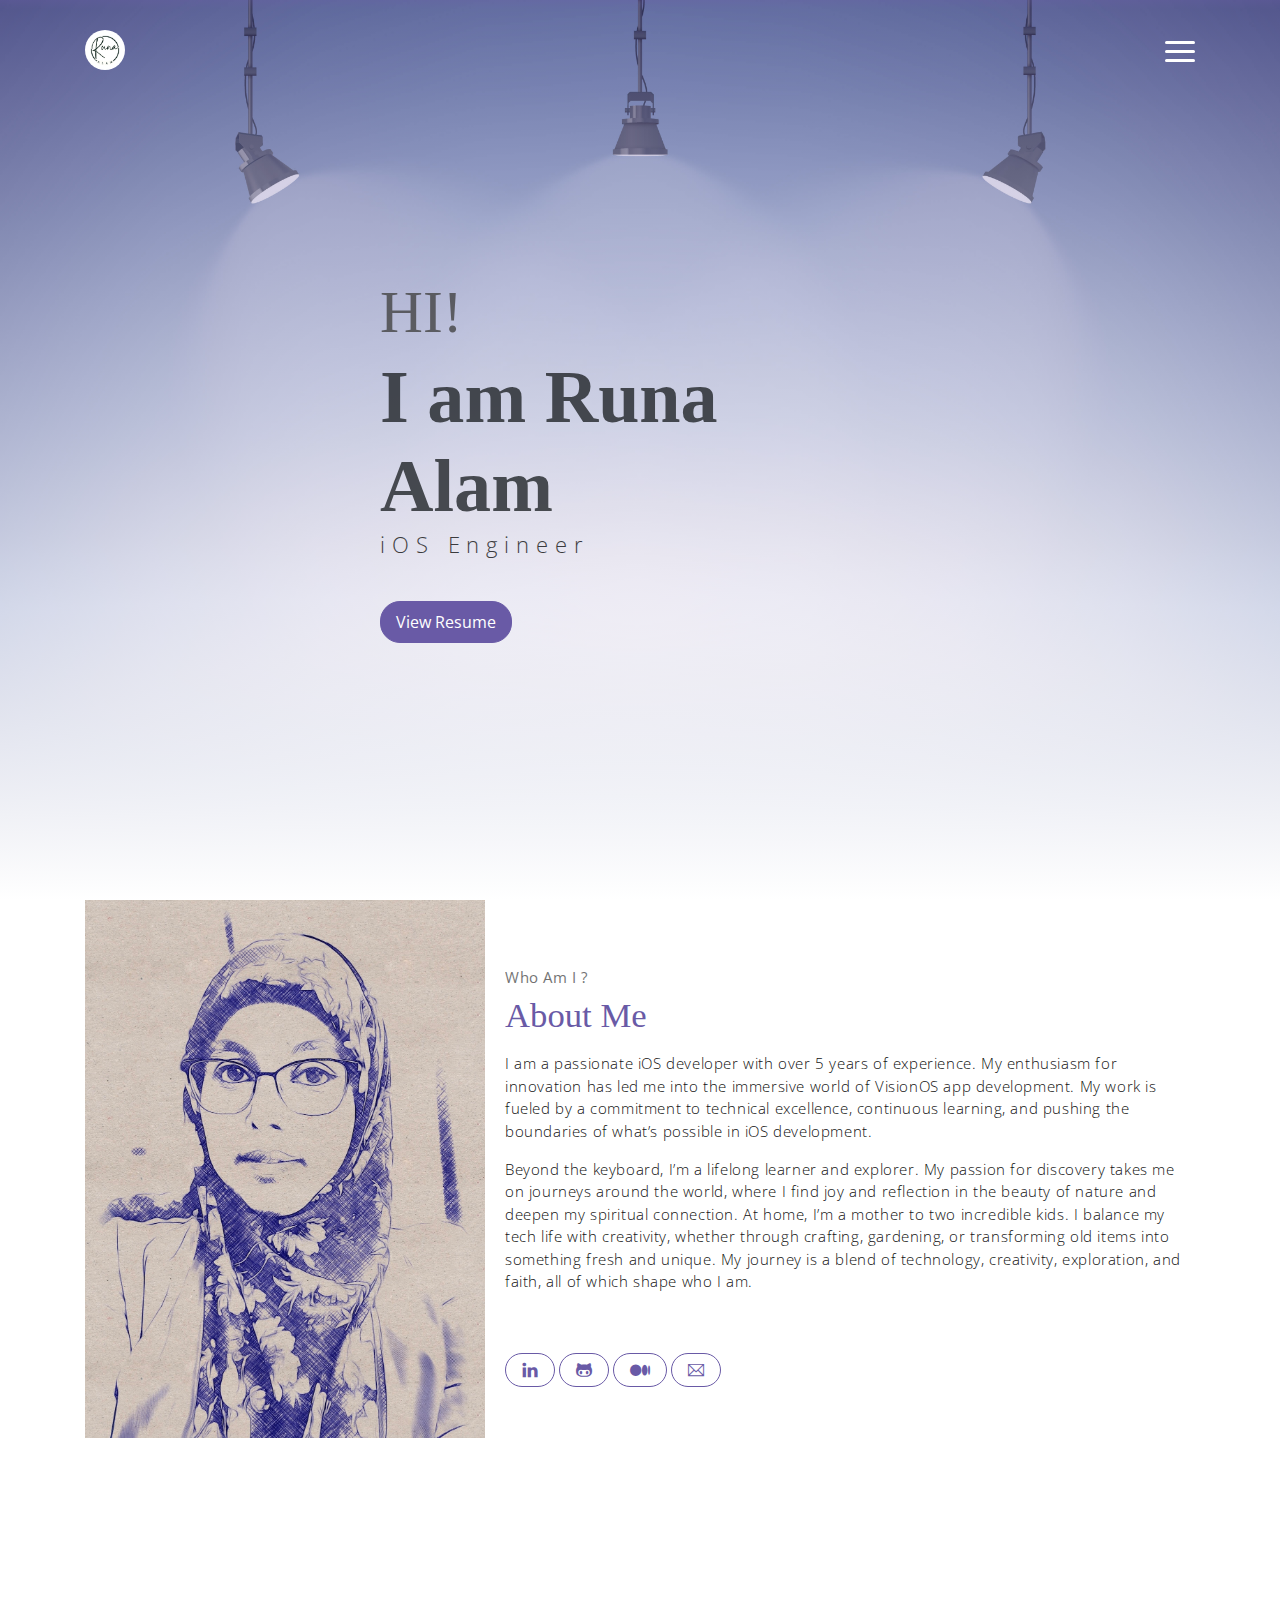
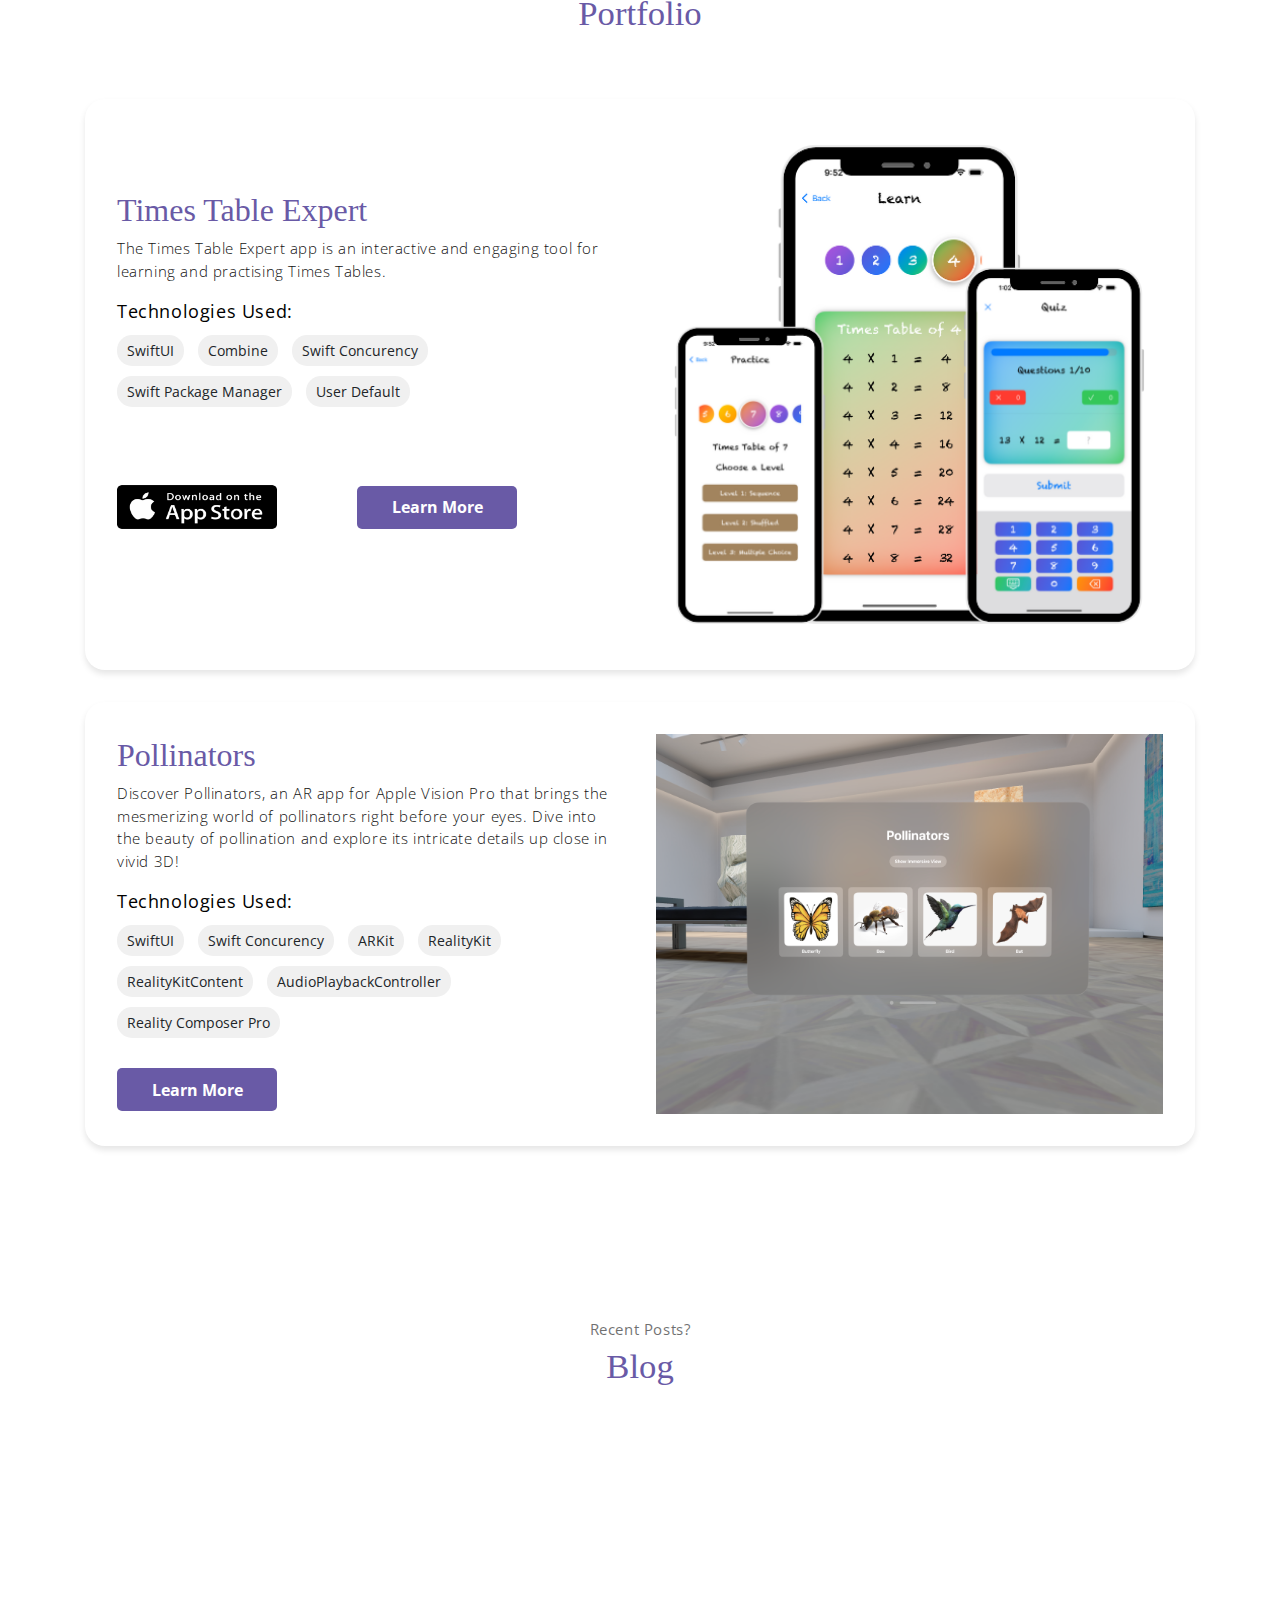
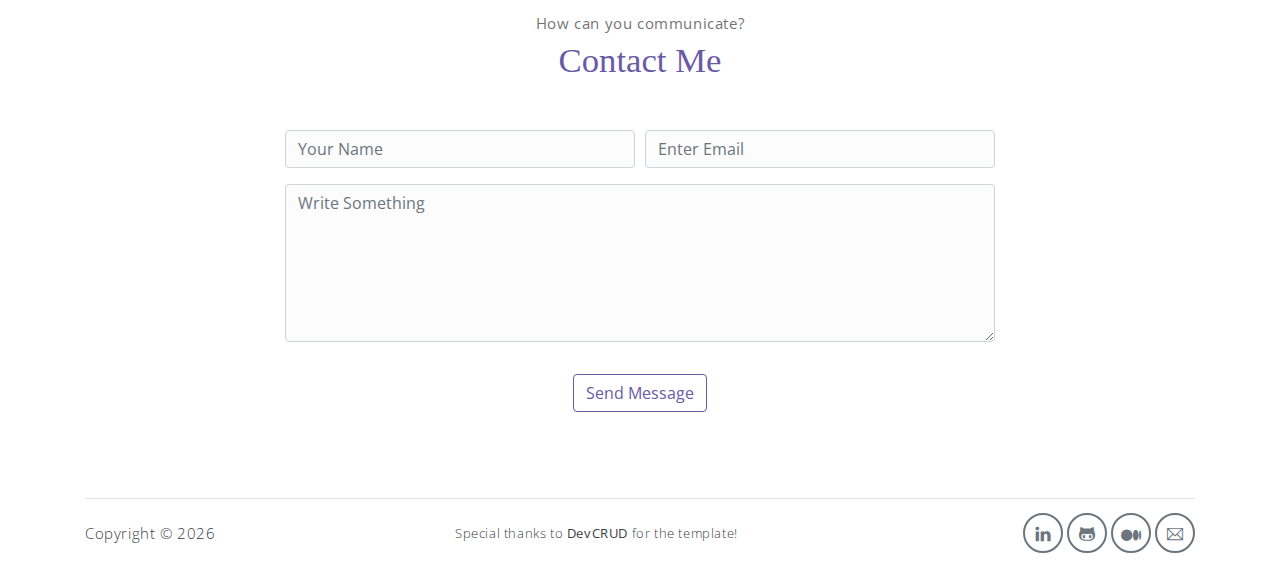
<file: index.html>
<!DOCTYPE html>
<html lang="en">

<head>
    <meta charset="utf-8">
    <meta name="viewport" content="width=device-width, initial-scale=1, shrink-to-fit=no">
    <meta name="description" content="My name in Runa and I'm an iOS Engineer.">
    <title>Portfolio - Runa Alam, iOS Engineer </title>
    <!-- font icons -->
    <link rel="stylesheet" href="assets/vendors/themify-icons/css/themify-icons.css">
    <!-- Bootstrap + Meyawo main styles -->
    <link rel="stylesheet" href="assets/css/style.css">
    <link rel="stylesheet" href="https://cdnjs.cloudflare.com/ajax/libs/font-awesome/6.4.0/css/all.min.css">
</head>

<body data-spy="scroll" data-target=".navbar" data-offset="40" id="home">

    <!-- Page Navbar -->
    <nav class="custom-navbar" data-spy="affix" data-offset-top="20">
        <div class="container">
            <img src="assets/imgs/me-logo.png" alt="Name Logo" class="logo">
            <ul class="nav">
                <li class="item">
                    <a class="link" href="#home">Home</a>
                </li>
                <li class="item">
                    <a class="link" href="#about">About</a>
                </li>
               <li class="item">
                   <a class="link" href="#projects">Portfolio</a>
               </li>
               <li class="item">
                   <a class="link" href="#blog">Blog</a>
               </li>
                <li class="item">
                    <a class="link" href="#contact">Contact</a>
                </li>
            </ul>
            <a href="javascript:void(0)" id="nav-toggle" class="hamburger hamburger--elastic">
                <div class="hamburger-box">
                    <div class="hamburger-inner"></div>
                </div>
            </a>
        </div>
    </nav><!-- End of Page Navbar -->

    <!-- page header -->
    <header id="home" class="header">
        <div class="overlay"></div>
        <div class="header-content container">
            <h1 class="header-title">
                <span class="up">HI!</span>
                <span class="down">I am Runa Alam</span>
            </h1>
            <p class="header-subtitle">iOS Engineer</p>
            <button class="btn btn-primary" onclick="window.open('https://runaalam.github.io/assets/file/Portfolio-Runa-iOS-Resume.pdf', '_blank')">View Resume</button>
        </div>
    </header><!-- end of page header -->
    <!-- about section -->
    <section class="section pt-0" id="about">
        <!-- container -->
        <div class="container text-center">
            <!-- about wrapper -->
            <div class="about">
                <div class="about-img-holder">
                    <img src="assets/imgs/meme.jpg" class="about-img"
                        alt="My Photo">
                </div>
                <div class="about-caption">
                    <p class="section-subtitle">Who Am I ?</p>
                    <h2 class="section-title mb-3">About Me</h2>
                    <p>I am a passionate iOS developer with over 5 years of experience. My enthusiasm for innovation has led me into the immersive world of VisionOS app development. My work is fueled by a commitment to technical excellence, continuous learning, and pushing the boundaries of what’s possible in iOS development.
                    </p>
                    <p>
                        Beyond the keyboard, I’m a lifelong learner and explorer. My passion for discovery takes me on journeys around the world, where I find joy and reflection in the beauty of nature and deepen my spiritual connection. At home, I’m a mother to two incredible kids. I balance my tech life with creativity, whether through crafting, gardening, or transforming old items into something fresh and unique. My journey is a blend of technology, creativity, exploration, and faith, all of which shape who I am.
                    </p>
                    <div class="social-buttons">
                        <button class="btn btn-social" onclick="window.open('https://www.linkedin.com/in/runa-alam/', '_blank')">
                            <i class="ti-linkedin"></i>
                        </button>
                        <button class="btn btn-social" onclick="window.open('https://github.com/runaalam', '_blank')">
                            <i class="ti-github"></i>
                        </button>
                        <button class="btn btn-social" onclick="window.open('https://medium.com/@runaalam', '_blank')">
                            <i class="fab fa-medium"></i>
                        </button>
                        <button class="btn btn-social" onclick="window.location.href='mailto:runaalam@gmail.com'">
                            <i class="ti-email"></i>
                        </button>
                    </div>
                </div>
                
            </div><!-- end of about wrapper -->
        </div><!-- end of container -->
    </section> <!-- end of about section -->

    <!--  Project section-->
    <section class="section project-showcase" id="projects">
        <div class="container">
            <h6 class="section-title mb-6 text-center">Portfolio</h6>
            <div class="project-card"> 
                <div class="project-wrapper">
                    <div class="project-info">
                        <h2>Times Table Expert</h2>
                        <p>
                            The Times Table Expert app is an interactive and engaging tool for learning and practising Times Tables.
                        </p>
                        <p class="tech-title"><strong>Technologies Used:</strong></p>
                        <ul class="tech-list">
                            <li>SwiftUI</li>
                            <li>Combine</li>
                            <li>Swift Concurency</li>
                            <li>Swift Package Manager</li>
                            <li>User Default</li>
                        </ul>
                        <div class="project-buttons">
                            <a
                            aria-label="App Store"
                            rel="noreferrer noopener"
                            target="_blank"
                            href="https://apps.apple.com/us/app/timestableexpert/id6737184247"
                            class="app-store-button"
                            >
                            <img src="assets/imgs/appStore.png" alt="Download on the App Store" class="app-store-badge">
                            </a>
                            <a
                            aria-label="Landing"
                            rel="noreferrer noopener"
                            target=""
                            href="https://runaalam.com/projects/timesTableExpert"
                            class="button button-dark"
                            >
                            Learn More
                            </a>
                        </div>
                    </div>
                    
                    <div class="project-preview">
                        <img
                        class="project-screenshot"
                        src="assets/imgs/timesTable/TTE.png"
                        alt="Project Screenshot"
                        />
                    </div>
                </div>
            </div> <!-- end of Times Table div -->

            <div class="project-card"> 
                <div class="project-wrapper">
                    <div class="project-info">
                        <h2>Pollinators</h2>
                        <p>
                            Discover Pollinators, an AR app for Apple Vision Pro that brings the mesmerizing world of pollinators right before your eyes. Dive into the beauty of pollination and explore its intricate details up close in vivid 3D!
                        </p>
                        <p class="tech-title"><strong>Technologies Used:</strong></p>
                        <ul class="tech-list">
                            <li>SwiftUI</li>
                            <li>Swift Concurency</li>
                            <li>ARKit</li>
                            <li>RealityKit</li>
                            <li>RealityKitContent</li>
                            <li>AudioPlaybackController</li>
                            <li>Reality Composer Pro</li>
                        </ul>
                        <div class="project-buttons">
                            <a
                            aria-label="Landing"
                            rel="noreferrer noopener"
                            target=""
                            href="https://runaalam.com/projects/pollinators"
                            class="button button-dark"
                            >
                            Learn More
                            </a>
                        </div>
                    </div>
                    
                    <div class="project-preview">
                        <img
                        class="project-screenshot"
                        src="assets/imgs/pollinators/home.png"
                        alt="Project Screenshot"
                        />
                    </div>
                </div>
            </div> <!-- end of Times Table div -->
        </div>
    </section>
    <!-- end of project -->

    <!-- blog section -->
    <section class="section" id="blog">
        <div class="container text-center">
            <p class="section-subtitle">Recent Posts?</p>
            <h6 class="section-title mb-6">Blog</h6>
            <div class="blog-wrapper">
                <div class="blog-scroll-container">
                    <!-- Blog posts is dynamically inserted here -->
                </div>
            </div>
        </div>
    </section>
    
    <!-- contact section -->
    <section class="section" id="contact">
        <div class="container text-center">
            <p class="section-subtitle">How can you communicate?</p>
            <h6 class="section-title mb-5">Contact Me</h6>
            <!-- contact form -->
            <form action="https://api.web3forms.com/submit" method="POST" class="contact-form col-md-10 col-lg-8 m-auto">
                <div class="form-row">
                    <div class="form-group col-sm-6">
                        <input type="hidden" name="access_key" value="7e00ce8f-e055-4dfe-82d3-18d3c881cae6">
                        <input type="text" size="50" class="form-control" placeholder="Your Name" required>
                    </div>
                    <div class="form-group col-sm-6">
                        <input type="email" class="form-control" placeholder="Enter Email" requried>
                    </div>
                    <div class="form-group col-sm-12">
                        <textarea name="comment" id="comment" rows="6" class="form-control"
                            placeholder="Write Something"></textarea>
                    </div>
                    <div class="form-group col-sm-12 mt-3">
                        <input type="submit" value="Send Message" class="btn btn-outline-primary rounded">
                    </div>
                </div>
            </form><!-- end of contact form -->
        </div><!-- end of container -->
    </section><!-- end of contact section -->

    <!-- Footer -->
    <div class="container">
        <footer class="footer">
            <p class="mb-0">Copyright &copy; <script>document.write(new Date().getFullYear())</script></p>
            <p class="mb-0" style="font-size: 0.8em;">Special thanks to <a href="http://www.devcrud.com"><strong>DevCRUD</strong></a> for the template!</p>
            <div class="social-links text-right m-auto ml-sm-auto">
                <a href="https://www.linkedin.com/in/runa-alam/" target="_blank" class="link"><i class="ti-linkedin"></i></a>
                <a href="https://github.com/runaalam" target="_blank" class="link"><i class="ti-github"></i></a>
                <a href="https://medium.com/@runaalam" target="_blank" class="link">
                    <i class="fab fa-medium"></i> <!-- Font Awesome Medium icon -->
                </a>
                <a href="mailto:runaalam@gmail.com" class="link"><i class="ti-email"></i></a>
            </div> 
        </footer>
    </div> <!-- end of page footer -->
    
    <!-- core  -->
    <script src="assets/vendors/jquery/jquery-3.4.1.js"></script>
    <script src="assets/vendors/bootstrap/bootstrap.bundle.js"></script>

    <!-- bootstrap 3 affix -->
    <script src="assets/vendors/bootstrap/bootstrap.affix.js"></script>

    <!-- Meyawo js -->
    <script src="assets/js/index.js"></script>
</body>
</html>
</file>
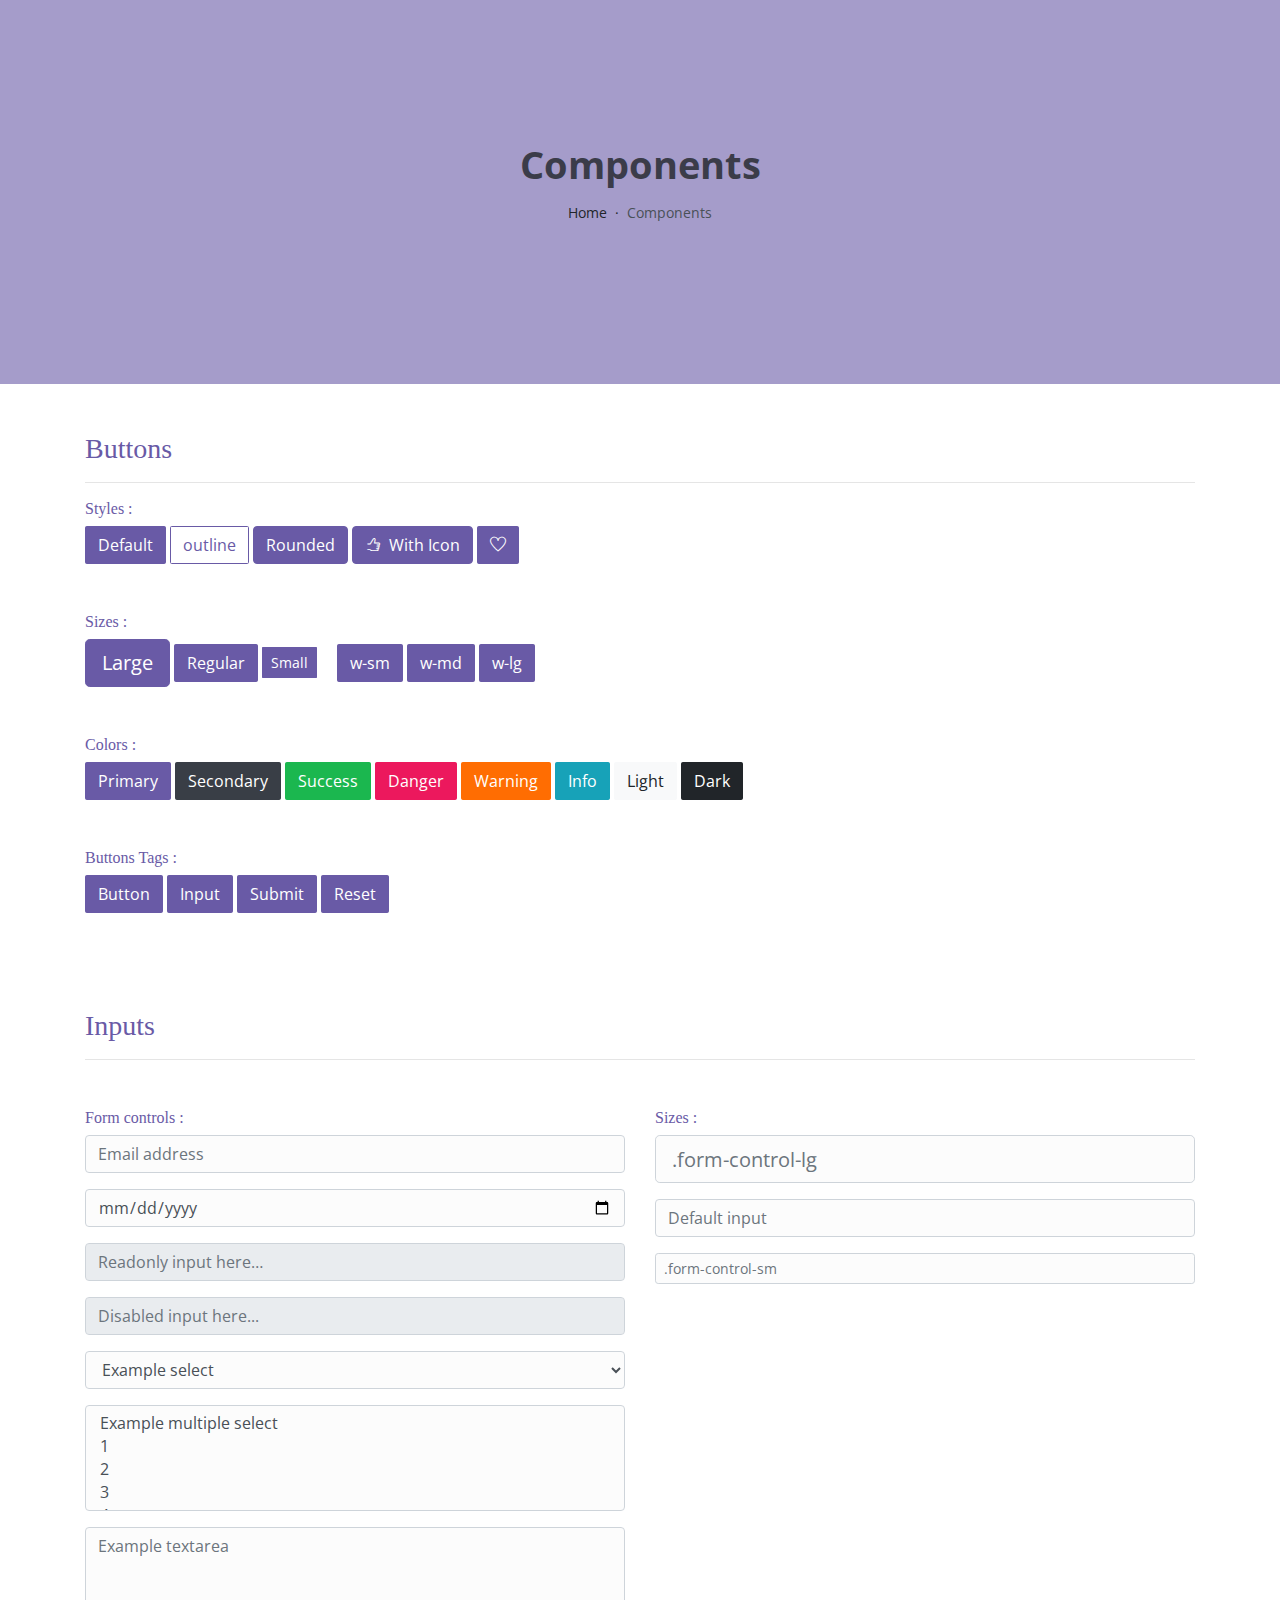
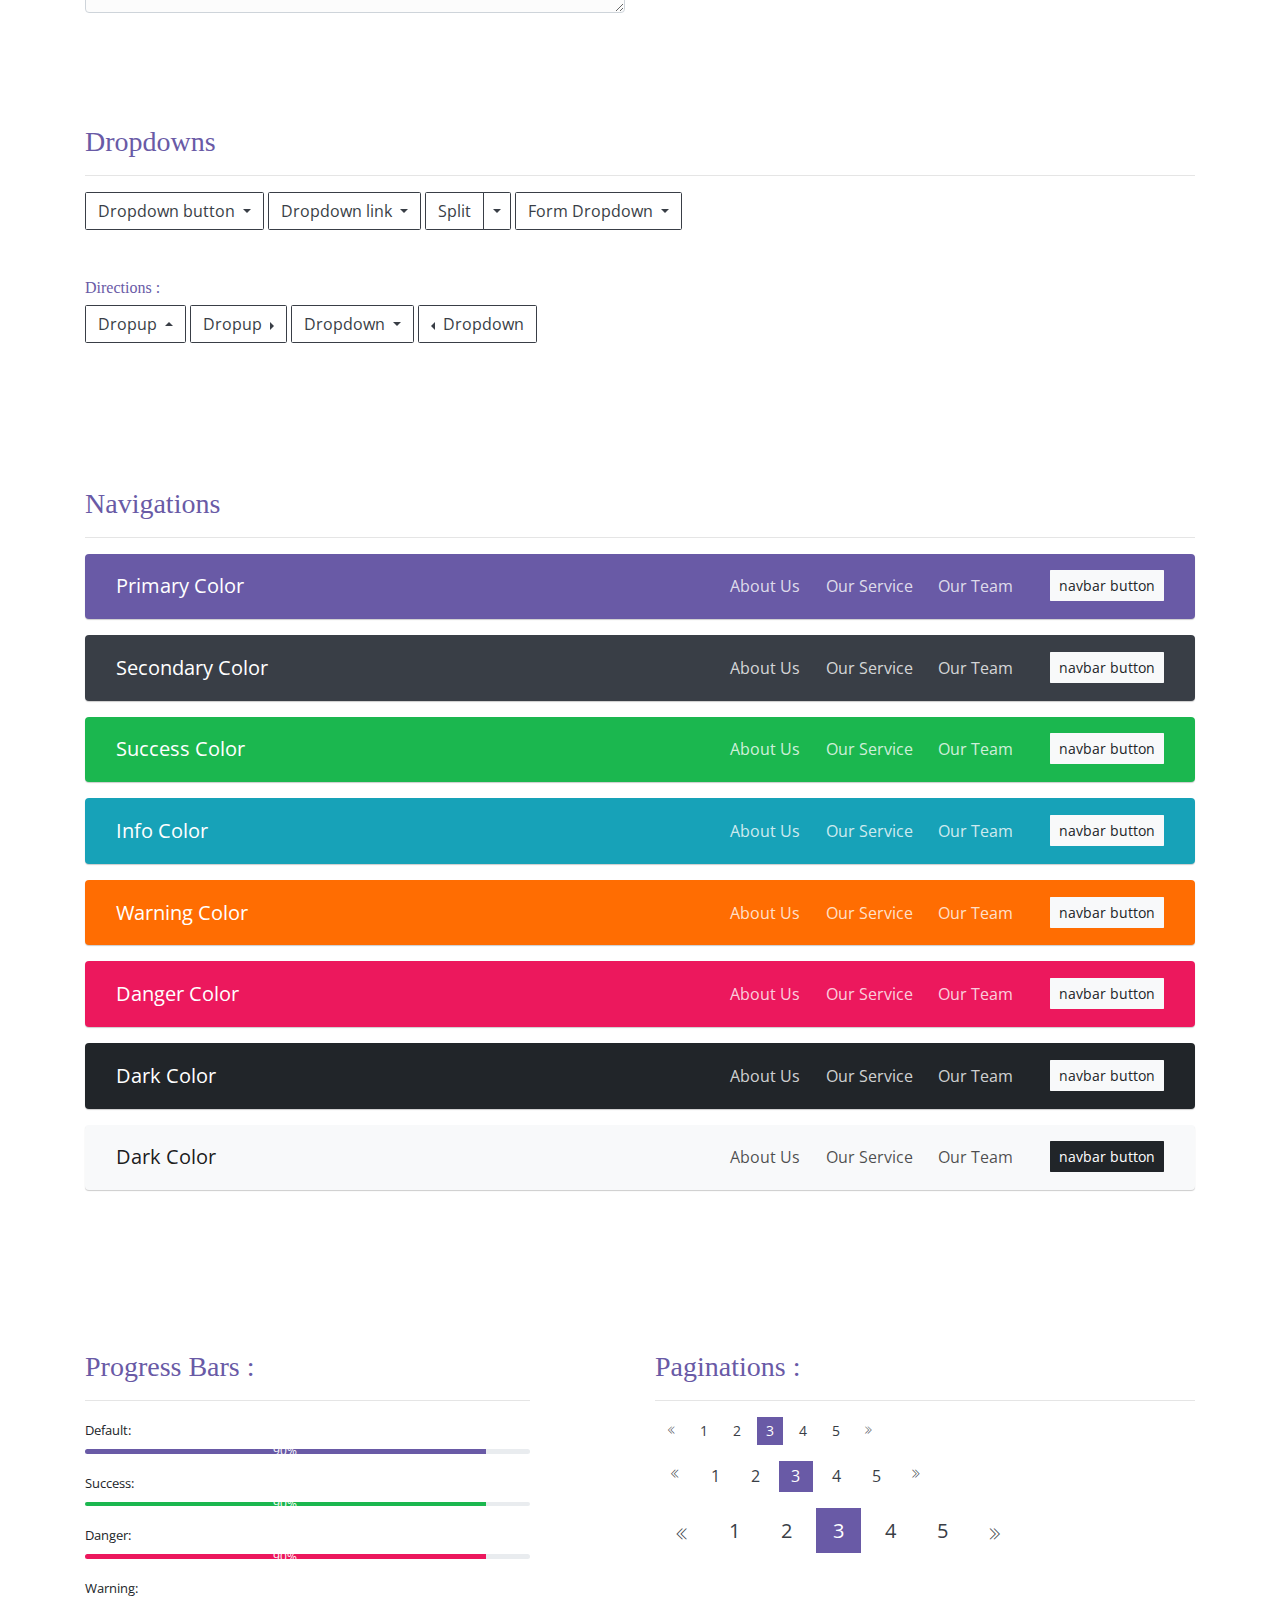
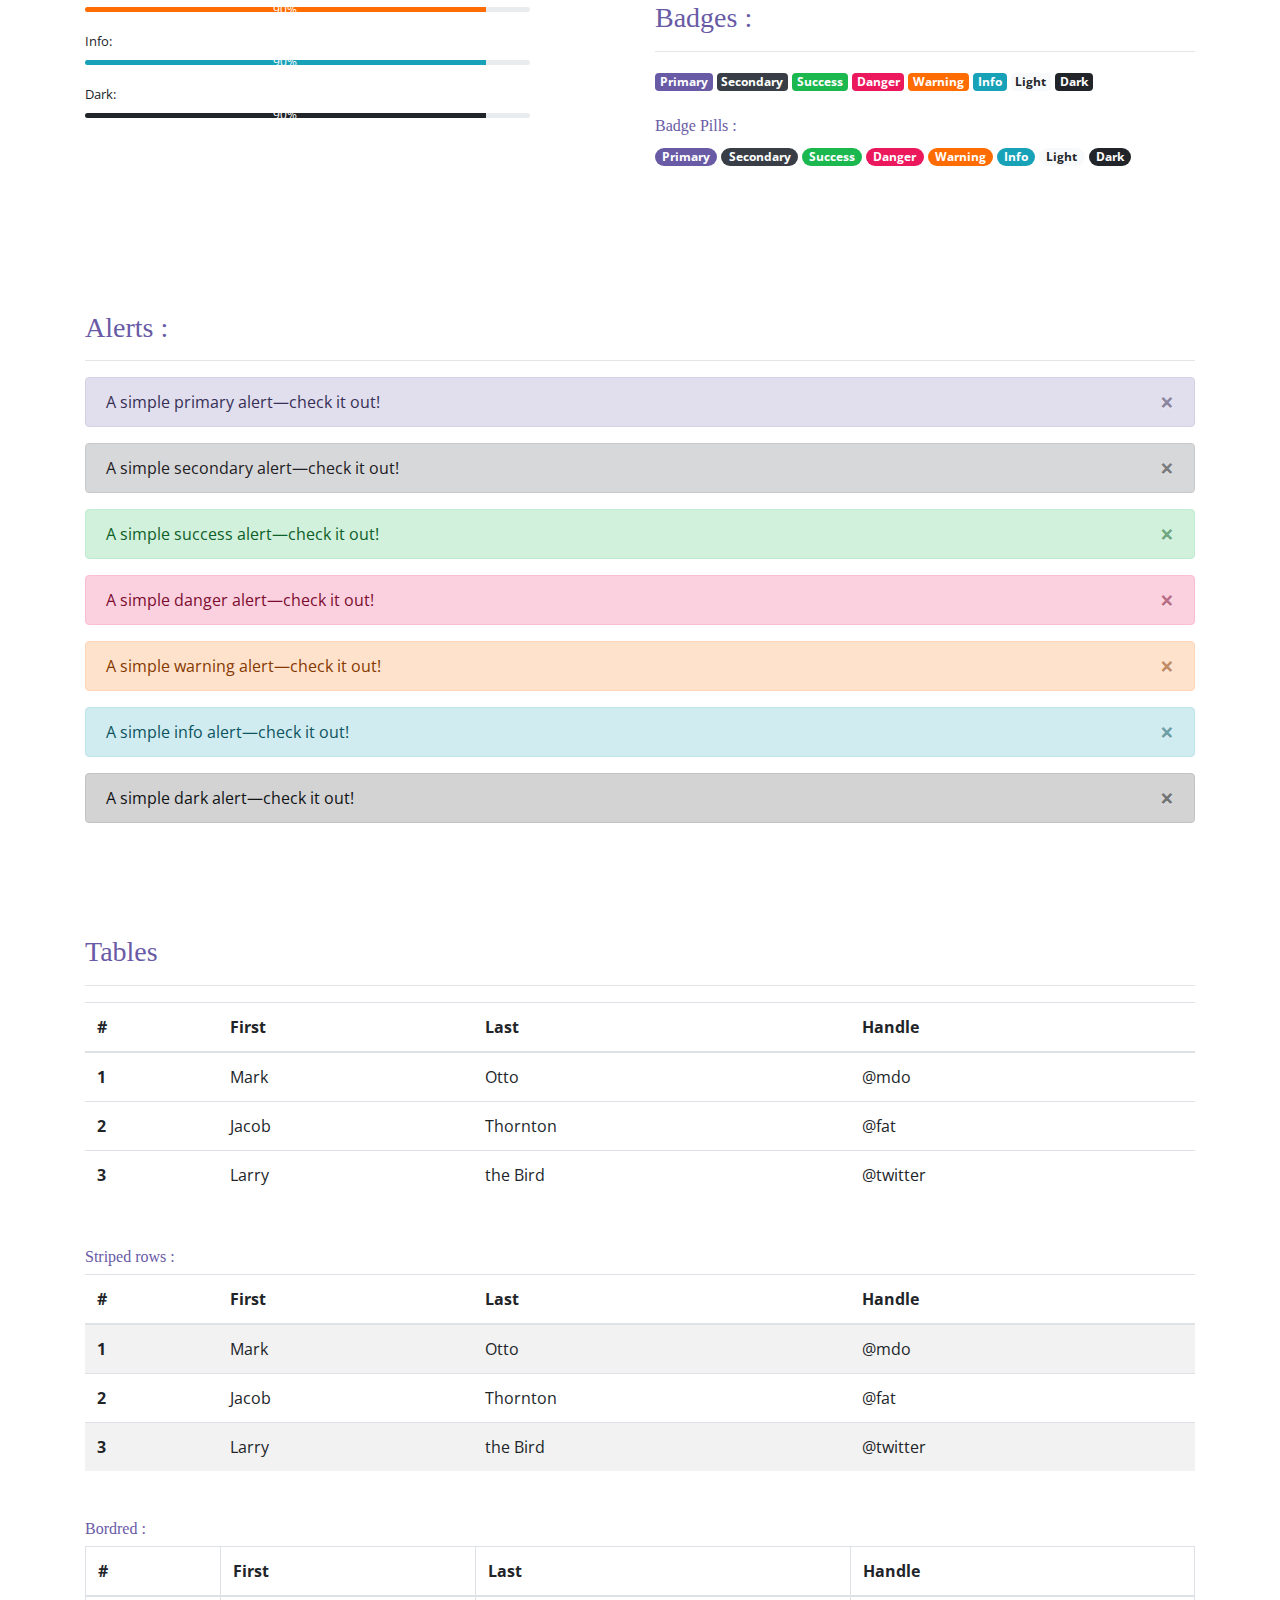
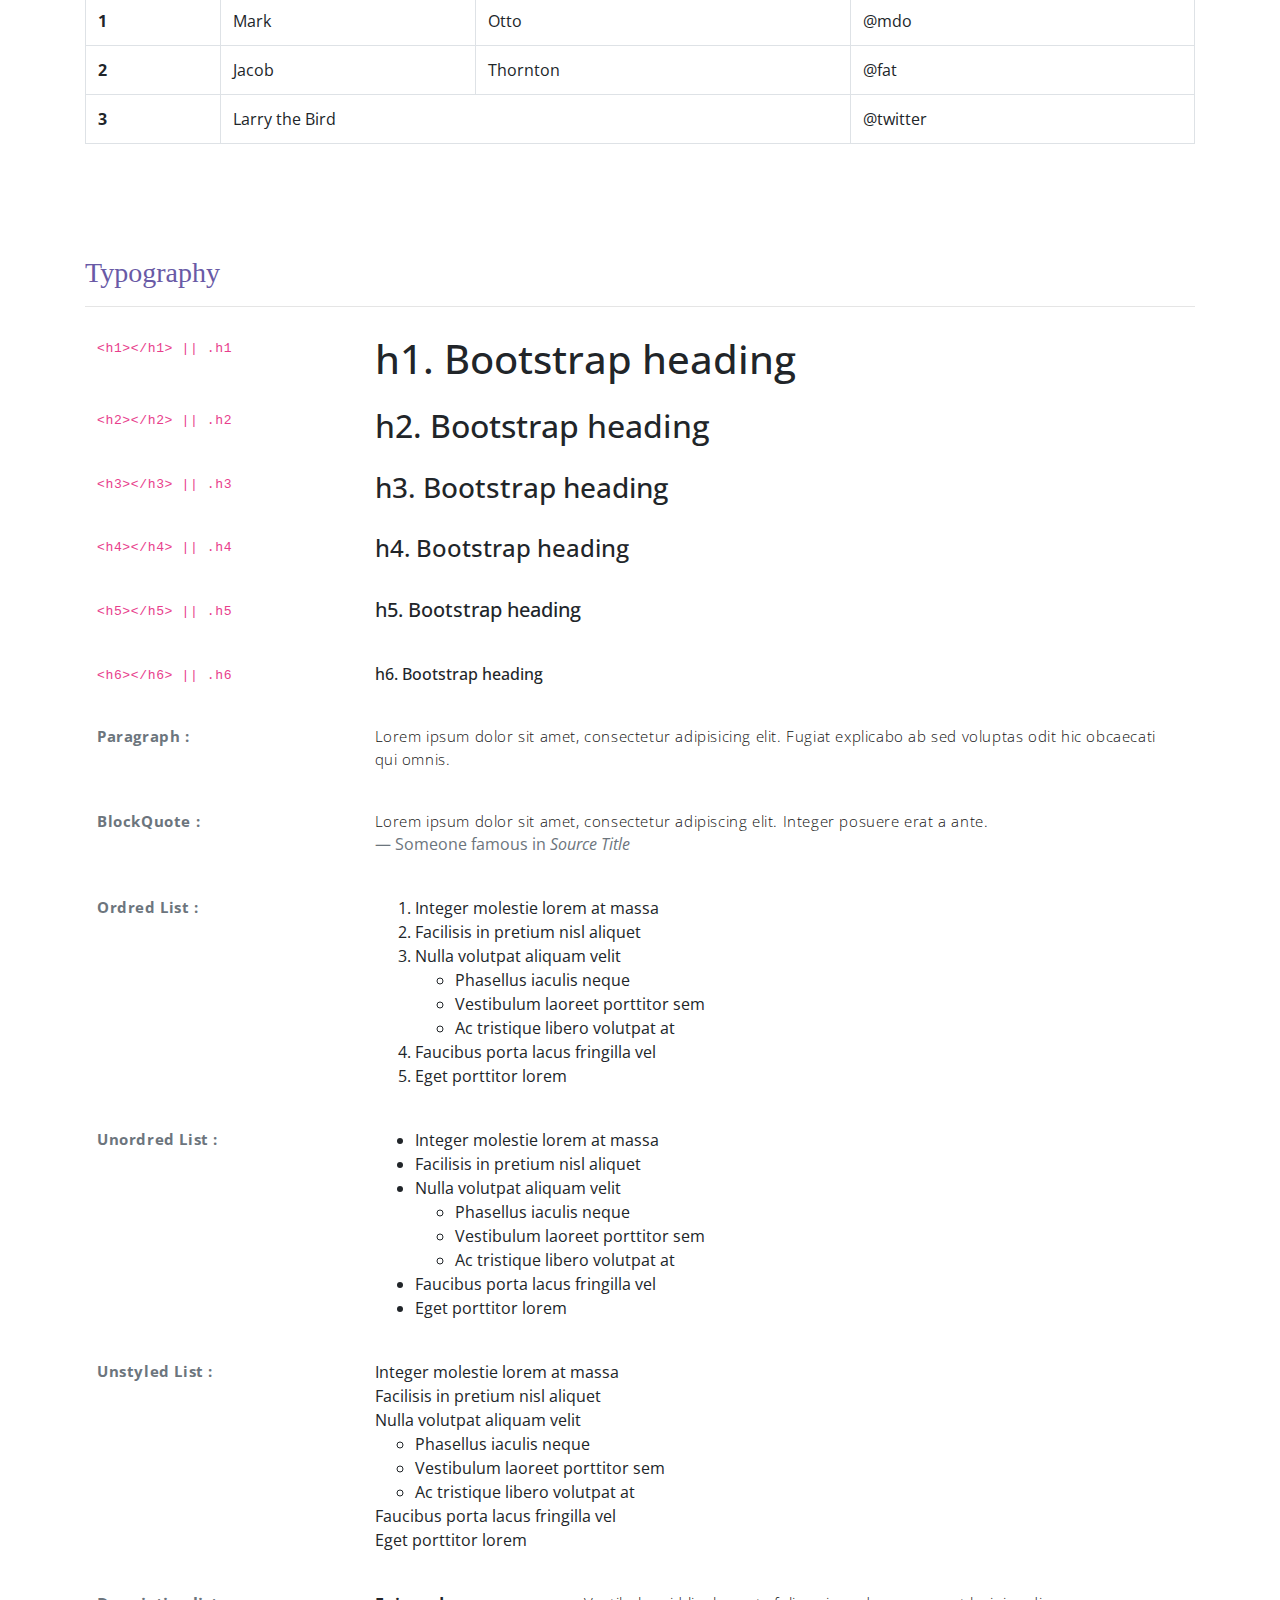
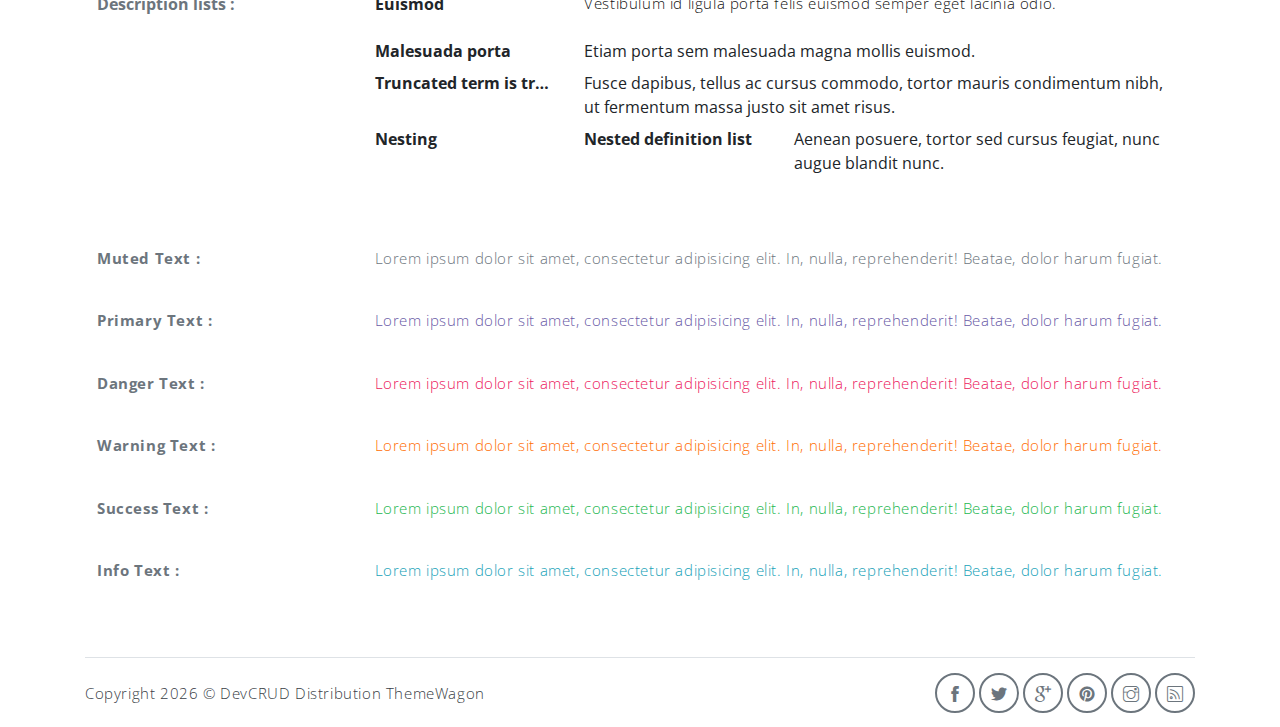
<file: components.html>
<!DOCTYPE html>
<html lang="en">

<head>
   <meta charset="utf-8">
   <meta name="viewport" content="width=device-width, initial-scale=1, shrink-to-fit=no">
   <meta name="description" content="Start your development with Meyawo landing page.">
   <meta name="author" content="Devcrud">
   <title>Meyawo Landing page | Components</title>
   <!-- font icons -->
   <link rel="stylesheet" href="assets/vendors/themify-icons/css/themify-icons.css">
   <!-- Bootstrap + Steller  -->
   <link rel="stylesheet" href="assets/css/meyawo.css">
</head>

<body>

   <!-- Page Header -->
   <header class="header header-mini">
      <div class="header-title">Components</div>
      <nav aria-label="breadcrumb">
         <ol class="breadcrumb">
            <li class="breadcrumb-item"><a href="/">Home</a></li>
            <li class="breadcrumb-item active" aria-current="page">Components</li>
         </ol>
      </nav>
   </header> <!-- End Of Page Header -->

   <!-- main content -->
   <div class="container">

      <!-- Buttons -->
      <h3 class="mt-5">Buttons</h3>
      <hr>
      <h6 class="section-secondary-title">Styles :</h6>
      <button class="btn btn-primary">Default</button>
      <button class="btn btn-outline-primary">outline</button>
      <button class="btn btn-primary rounded">Rounded</button>
      <button class="btn btn-primary rounded"><i class="ti-thumb-up pr-1"></i> With Icon</button>
      <button class="btn btn-primary circle"><i class="ti-heart"></i></button>

      <h6 class="section-secondary-title mt-5">Sizes :</h6>
      <button class="btn btn-primary btn-lg">Large</button>
      <button class="btn btn-primary ">Regular</button>
      <button class="btn btn-primary btn-sm">Small</button>
      <button class="btn btn-primary w-sm ml-3">w-sm</button>
      <button class="btn btn-primary w-md">w-md</button>
      <button class="btn btn-primary w-lg">w-lg</button>

      <h6 class="section-secondary-title mt-5">Colors :</h6>
      <button type="button" class="btn btn-primary">Primary</button>
      <button type="button" class="btn btn-secondary">Secondary</button>
      <button type="button" class="btn btn-success">Success</button>
      <button type="button" class="btn btn-danger">Danger</button>
      <button type="button" class="btn btn-warning">Warning</button>
      <button type="button" class="btn btn-info">Info</button>
      <button type="button" class="btn btn-light">Light</button>
      <button type="button" class="btn btn-dark">Dark</button>

      <h6 class="section-secondary-title mt-5">Buttons Tags :</h6>
      <button class="btn btn-primary" type="submit">Button</button>
      <input class="btn btn-primary" type="button" value="Input">
      <input class="btn btn-primary" type="submit" value="Submit">
      <input class="btn btn-primary" type="reset" value="Reset">

      <!-- devider -->
      <div class="py-5"></div>

      <!-- Inputs -->
      <h3>Inputs</h3>
      <hr>
      <div class="row mt-5">
         <div class="col-md-6">
            <h6 class="section-secondary-title">Form controls :</h6>
            <div class="form-group">
               <input type="email" class="form-control" id="exampleFormControlInput1" placeholder="Email address">
            </div>
            <div class="form-group">
               <input type="date" class="form-control" id="exampleFormControlInput1" placeholder="Date">
            </div>
            <div class="form-group">
               <input class="form-control" type="text" placeholder="Readonly input here…" readonly>
            </div>
            <div class="form-group">
               <input class="form-control" id="disabledInput" type="text" placeholder="Disabled input here..." disabled>
            </div>
            <div class="form-group">
               <select class="form-control" id="exampleFormControlSelect1">
                  <option>Example select</option>
                  <option>1</option>
                  <option>2</option>
                  <option>3</option>
                  <option>4</option>
                  <option>5</option>
               </select>
            </div>
            <div class="form-group">
               <select multiple class="form-control" id="exampleFormControlSelect2">
                  <option>Example multiple select</option>
                  <option>1</option>
                  <option>2</option>
                  <option>3</option>
                  <option>4</option>
                  <option>5</option>
               </select>
            </div>
            <div class="form-group">
               <textarea class="form-control" id="exampleFormControlTextarea1" rows="3"
                  placeholder="Example textarea"></textarea>
            </div>
         </div>
         <div class="col-md-6">
            <h6 class="section-secondary-title">Sizes :</h6>
            <div class="form-group">
               <input class="form-control form-control-lg" type="text" placeholder=".form-control-lg">
            </div>
            <div class="form-group">
               <input class="form-control" type="text" placeholder="Default input">
            </div>
            <div class="form-group">
               <input class="form-control form-control-sm" type="text" placeholder=".form-control-sm">
            </div>
         </div>
      </div> <!-- end of inputs -->

      <!-- devider -->
      <div class="py-5"></div>

      <!-- Dropdowns -->
      <h3 class="components-section-title font-weight-normal">Dropdowns</h3>
      <hr>
      <div class="dropdown d-inline-block">
         <button class="btn btn-outline-secondary dropdown-toggle" type="button" id="dropdownMenuButton"
            data-toggle="dropdown" aria-haspopup="true" aria-expanded="false">
            Dropdown button
         </button>
         <div class="dropdown-menu" aria-labelledby="dropdownMenuButton">
            <a class="dropdown-item" href="#">Action</a>
            <a class="dropdown-item" href="#">Another action</a>
            <a class="dropdown-item" href="#">Something else here</a>
         </div>
      </div>
      <div class="dropdown d-inline-block">
         <a class="btn btn-outline-secondary dropdown-toggle" href="#" role="button" id="dropdownMenuLink"
            data-toggle="dropdown" aria-haspopup="true" aria-expanded="false">
            Dropdown link
         </a>
         <div class="dropdown-menu" aria-labelledby="dropdownMenuLink">
            <a class="dropdown-item" href="#">Action</a>
            <a class="dropdown-item" href="#">Another action</a>
            <a class="dropdown-item" href="#">Something else here</a>
         </div>
      </div>
      <div class="btn-group">
         <button type="button" class="btn btn-outline-secondary">Split</button>
         <button type="button" class="btn btn-outline-secondary dropdown-toggle dropdown-toggle-split"
            data-toggle="dropdown" aria-haspopup="true" aria-expanded="false">
            <span class="sr-only">Toggle Dropdown</span>
         </button>
         <div class="dropdown-menu">
            <a class="dropdown-item" href="#">Action</a>
            <a class="dropdown-item" href="#">Another action</a>
            <a class="dropdown-item" href="#">Something else here</a>
            <div class="dropdown-divider"></div>
            <a class="dropdown-item" href="#">Separated link</a>
         </div>
      </div>
      <div class="btn-group">
         <button class="btn btn-outline-secondary dropdown-toggle" type="button" id="dropdownMenuButton"
            data-toggle="dropdown" aria-haspopup="true" aria-expanded="false">
            Form Dropdown
         </button>
         <div class="dropdown-menu form">
            <form class="px-4 py-3">
               <div class="form-group">
                  <input type="email" class="form-control" id="exampleDropdownFormEmail1"
                     placeholder="email@example.com">
               </div>
               <div class="form-group">
                  <input type="password" class="form-control" id="exampleDropdownFormPassword1" placeholder="Password">
               </div>
               <div class="form-check mb-3">
                  <input type="checkbox" class="form-check-input" id="dropdownCheck">
                  <label class="form-check-label" for="dropdownCheck">
                     Remember me
                  </label>
               </div>
               <button type="submit" class="btn btn-primary btn-block">Sign in</button>
            </form>
            <div class="dropdown-divider"></div>
            <a class="dropdown-item" href="#"><small>New around here? Sign up</small></a>
            <a class="dropdown-item" href="#"><small>Forgot password?</small></a>
         </div>
      </div>
      <h6 class="section-secondary-title mt-5">Directions :</h6>
      <div class="btn-group dropup">
         <button type="button" class="btn btn-outline-secondary dropdown-toggle" data-toggle="dropdown"
            aria-haspopup="true" aria-expanded="false">
            Dropup
         </button>
         <div class="dropdown-menu">
            <a class="dropdown-item" href="#">Action</a>
            <a class="dropdown-item" href="#">Another action</a>
            <a class="dropdown-item" href="#">Something else here</a>
            <div class="dropdown-divider"></div>
            <a class="dropdown-item" href="#">Separated link</a>
         </div>
      </div>
      <div class="btn-group dropright">
         <button type="button" class="btn btn-outline-secondary dropdown-toggle" data-toggle="dropdown"
            aria-haspopup="true" aria-expanded="false">
            Dropup
         </button>
         <div class="dropdown-menu">
            <a class="dropdown-item" href="#">Action</a>
            <a class="dropdown-item" href="#">Another action</a>
            <a class="dropdown-item" href="#">Something else here</a>
            <div class="dropdown-divider"></div>
            <a class="dropdown-item" href="#">Separated link</a>
         </div>
      </div>
      <div class="btn-group">
         <button type="button" class="btn btn-outline-secondary dropdown-toggle" data-toggle="dropdown"
            aria-haspopup="true" aria-expanded="false">
            Dropdown
         </button>
         <div class="dropdown-menu">
            <a class="dropdown-item" href="#">Action</a>
            <a class="dropdown-item" href="#">Another action</a>
            <a class="dropdown-item" href="#">Something else here</a>
            <div class="dropdown-divider"></div>
            <a class="dropdown-item" href="#">Separated link</a>
         </div>
      </div>
      <div class="btn-group dropleft">
         <button type="button" class="btn btn-outline-secondary dropdown-toggle" data-toggle="dropdown"
            aria-haspopup="true" aria-expanded="false">
            Dropdown
         </button>
         <div class="dropdown-menu">
            <a class="dropdown-item" href="#">Action</a>
            <a class="dropdown-item" href="#">Another action</a>
            <a class="dropdown-item" href="#">Something else here</a>
            <div class="dropdown-divider"></div>
            <a class="dropdown-item" href="#">Separated link</a>
         </div>
      </div> <!-- end of Dropdowns -->

      <!-- devider -->
      <div class="py-5"></div>

      <!-- navbars -->
      <h3 class="components-section-title font-weight-normal mt-5">Navigations</h3>
      <hr>
      <nav class="navbar navbar-expand-sm navbar-dark bg-primary rounded shadow mb-3">
         <div class="container">
            <a class="navbar-brand" href="#">Primary Color</a>
            <button class="navbar-toggler ml-auto" type="button" data-toggle="collapse"
               data-target="#navbarSupportedContent" aria-controls="navbarSupportedContent" aria-expanded="false"
               aria-label="Toggle navigation">
               <span class="navbar-toggler-icon"></span>
            </button>
            <div class="collapse navbar-collapse" id="navbarSupportedContent">
               <ul class="navbar-nav ml-auto">
                  <li class="nav-item">
                     <a class="nav-link" href="#about">About Us</a>
                  </li>
                  <li class="nav-item">
                     <a class="nav-link" href="#service">Our Service</a>
                  </li>
                  <li class="nav-item">
                     <a class="nav-link" href="#team">Our Team</a>
                  </li>
                  <li class="nav-item">
                     <a href="#book-table" class="ml-4 mt-1 btn btn-light btn-sm">navbar button</a>
                  </li>
               </ul>
            </div>
         </div>
      </nav>
      <nav class="navbar navbar-expand-sm navbar-dark bg-secondary rounded shadow mb-3">
         <div class="container">
            <a class="navbar-brand" href="#">Secondary Color</a>
            <button class="navbar-toggler ml-auto" type="button" data-toggle="collapse"
               data-target="#navbarSupportedContent" aria-controls="navbarSupportedContent" aria-expanded="false"
               aria-label="Toggle navigation">
               <span class="navbar-toggler-icon"></span>
            </button>
            <div class="collapse navbar-collapse" id="navbarSupportedContent">
               <ul class="navbar-nav ml-auto">
                  <li class="nav-item">
                     <a class="nav-link" href="#about">About Us</a>
                  </li>
                  <li class="nav-item">
                     <a class="nav-link" href="#service">Our Service</a>
                  </li>
                  <li class="nav-item">
                     <a class="nav-link" href="#team">Our Team</a>
                  </li>
                  <li class="nav-item">
                     <a href="#book-table" class="ml-4 mt-1 btn btn-light btn-sm">navbar button</a>
                  </li>
               </ul>
            </div>
         </div>
      </nav>
      <nav class="navbar navbar-expand-sm navbar-dark bg-success rounded shadow mb-3">
         <div class="container">
            <a class="navbar-brand" href="#">Success Color</a>
            <button class="navbar-toggler ml-auto" type="button" data-toggle="collapse"
               data-target="#navbarSupportedContent" aria-controls="navbarSupportedContent" aria-expanded="false"
               aria-label="Toggle navigation">
               <span class="navbar-toggler-icon"></span>
            </button>
            <div class="collapse navbar-collapse" id="navbarSupportedContent">
               <ul class="navbar-nav ml-auto">
                  <li class="nav-item">
                     <a class="nav-link" href="#about">About Us</a>
                  </li>
                  <li class="nav-item">
                     <a class="nav-link" href="#service">Our Service</a>
                  </li>
                  <li class="nav-item">
                     <a class="nav-link" href="#team">Our Team</a>
                  </li>
                  <li class="nav-item">
                     <a href="#book-table" class="ml-4 mt-1 btn btn-light btn-sm">navbar button</a>
                  </li>
               </ul>
            </div>
         </div>
      </nav>
      <nav class="navbar navbar-expand-sm navbar-dark bg-info rounded shadow mb-3">
         <div class="container">
            <a class="navbar-brand" href="#">Info Color</a>
            <button class="navbar-toggler ml-auto" type="button" data-toggle="collapse"
               data-target="#navbarSupportedContent" aria-controls="navbarSupportedContent" aria-expanded="false"
               aria-label="Toggle navigation">
               <span class="navbar-toggler-icon"></span>
            </button>
            <div class="collapse navbar-collapse" id="navbarSupportedContent">
               <ul class="navbar-nav ml-auto">
                  <li class="nav-item">
                     <a class="nav-link" href="#about">About Us</a>
                  </li>
                  <li class="nav-item">
                     <a class="nav-link" href="#service">Our Service</a>
                  </li>
                  <li class="nav-item">
                     <a class="nav-link" href="#team">Our Team</a>
                  </li>
                  <li class="nav-item">
                     <a href="#book-table" class="ml-4 mt-1 btn btn-light btn-sm">navbar button</a>
                  </li>
               </ul>
            </div>
         </div>
      </nav>
      <nav class="navbar navbar-expand-sm navbar-dark bg-warning rounded shadow mb-3">
         <div class="container">
            <a class="navbar-brand" href="#">Warning Color</a>
            <button class="navbar-toggler ml-auto" type="button" data-toggle="collapse"
               data-target="#navbarSupportedContent" aria-controls="navbarSupportedContent" aria-expanded="false"
               aria-label="Toggle navigation">
               <span class="navbar-toggler-icon"></span>
            </button>
            <div class="collapse navbar-collapse" id="navbarSupportedContent">
               <ul class="navbar-nav ml-auto">
                  <li class="nav-item">
                     <a class="nav-link" href="#about">About Us</a>
                  </li>
                  <li class="nav-item">
                     <a class="nav-link" href="#service">Our Service</a>
                  </li>
                  <li class="nav-item">
                     <a class="nav-link" href="#team">Our Team</a>
                  </li>
                  <li class="nav-item">
                     <a href="#book-table" class="ml-4 mt-1 btn btn-light btn-sm">navbar button</a>
                  </li>
               </ul>
            </div>
         </div>
      </nav>
      <nav class="navbar navbar-expand-sm navbar-dark bg-danger rounded shadow mb-3">
         <div class="container">
            <a class="navbar-brand" href="#">Danger Color</a>
            <button class="navbar-toggler ml-auto" type="button" data-toggle="collapse"
               data-target="#navbarSupportedContent" aria-controls="navbarSupportedContent" aria-expanded="false"
               aria-label="Toggle navigation">
               <span class="navbar-toggler-icon"></span>
            </button>
            <div class="collapse navbar-collapse" id="navbarSupportedContent">
               <ul class="navbar-nav ml-auto">
                  <li class="nav-item">
                     <a class="nav-link" href="#about">About Us</a>
                  </li>
                  <li class="nav-item">
                     <a class="nav-link" href="#service">Our Service</a>
                  </li>
                  <li class="nav-item">
                     <a class="nav-link" href="#team">Our Team</a>
                  </li>
                  <li class="nav-item">
                     <a href="#book-table" class="ml-4 mt-1 btn btn-light btn-sm">navbar button</a>
                  </li>
               </ul>
            </div>
         </div>
      </nav>
      <nav class="navbar navbar-expand-sm navbar-dark bg-dark rounded shadow mb-3">
         <div class="container">
            <a class="navbar-brand" href="#">Dark Color</a>
            <button class="navbar-toggler ml-auto" type="button" data-toggle="collapse"
               data-target="#navbarSupportedContent" aria-controls="navbarSupportedContent" aria-expanded="false"
               aria-label="Toggle navigation">
               <span class="navbar-toggler-icon"></span>
            </button>
            <div class="collapse navbar-collapse" id="navbarSupportedContent">
               <ul class="navbar-nav ml-auto">
                  <li class="nav-item">
                     <a class="nav-link" href="#about">About Us</a>
                  </li>
                  <li class="nav-item">
                     <a class="nav-link" href="#service">Our Service</a>
                  </li>
                  <li class="nav-item">
                     <a class="nav-link" href="#team">Our Team</a>
                  </li>
                  <li class="nav-item">
                     <a href="#book-table" class="ml-4 mt-1 btn btn-light btn-sm">navbar button</a>
                  </li>
               </ul>
            </div>
         </div>
      </nav>
      <nav class="navbar navbar-expand-sm navbar-light bg-light rounded shadow mb-3">
         <div class="container">
            <a class="navbar-brand" href="#">Dark Color</a>
            <button class="navbar-toggler ml-auto" type="button" data-toggle="collapse"
               data-target="#navbarSupportedContent" aria-controls="navbarSupportedContent" aria-expanded="false"
               aria-label="Toggle navigation">
               <span class="navbar-toggler-icon"></span>
            </button>
            <div class="collapse navbar-collapse" id="navbarSupportedContent">
               <ul class="navbar-nav ml-auto">
                  <li class="nav-item">
                     <a class="nav-link" href="#about">About Us</a>
                  </li>
                  <li class="nav-item">
                     <a class="nav-link" href="#service">Our Service</a>
                  </li>
                  <li class="nav-item">
                     <a class="nav-link" href="#team">Our Team</a>
                  </li>
                  <li class="nav-item">
                     <a href="#book-table" class="ml-4 mt-1 btn btn-dark btn-sm">navbar button</a>
                  </li>
               </ul>
            </div>
         </div>
      </nav>
      <!-- End of navbars -->

      <!-- devider -->
      <div class="py-5"></div>

      <!-- progress bars -->
      <div class="row justify-content-between">
         <div class="col-md-5">
            <h3 class="components-section-title font-weight-normal mt-5">Progress Bars :</h3>
            <hr>
            <small>Default: </small>
            <div class="progress mt-2 mb-3">
               <div class="progress-bar" role="progressbar" style="width: 90%" aria-valuenow="25" aria-valuemin="0"
                  aria-valuemax="100"><span>90%</span></div>
            </div>
            <small>Success:</small>
            <div class="progress mt-2 mb-3">
               <div class="progress-bar bg-success" role="progressbar" style="width: 90%" aria-valuenow="25"
                  aria-valuemin="0" aria-valuemax="100"><span>90%</span></div>
            </div>
            <small>Danger:</small>
            <div class="progress mt-2 mb-3">
               <div class="progress-bar bg-danger" role="progressbar" style="width: 90%" aria-valuenow="25"
                  aria-valuemin="0" aria-valuemax="100"><span>90%</span></div>
            </div>
            <small>Warning:</small>
            <div class="progress mt-2 mb-3">
               <div class="progress-bar bg-warning" role="progressbar" style="width: 90%" aria-valuenow="25"
                  aria-valuemin="0" aria-valuemax="100"><span>90%</span></div>
            </div>
            <small>Info:</small>
            <div class="progress mt-2 mb-3">
               <div class="progress-bar bg-info" role="progressbar" style="width: 90%" aria-valuenow="25"
                  aria-valuemin="0" aria-valuemax="100"><span>90%</span></div>
            </div>
            <small>Dark:</small>
            <div class="progress mt-2 mb-3">
               <div class="progress-bar bg-dark" role="progressbar" style="width: 90%" aria-valuenow="25"
                  aria-valuemin="0" aria-valuemax="100"><span>90%</span></div>
            </div>
         </div>
         <div class="col-md-6">
            <h3 class="components-section-title font-weight-normal mt-5">Paginations :</h3>
            <hr>
            <nav aria-label="Page navigation example">
               <ul class="pagination pagination-sm">
                  <li class="page-item"><a class="page-link" href="#"><i class="ti-angle-double-left"></i></a></li>
                  <li class="page-item"><a class="page-link" href="#">1</a></li>
                  <li class="page-item"><a class="page-link" href="#">2</a></li>
                  <li class="page-item active"><a class="page-link" href="#">3</a></li>
                  <li class="page-item"><a class="page-link" href="#">4</a></li>
                  <li class="page-item"><a class="page-link" href="#">5</a></li>
                  <li class="page-item"><a class="page-link" href="#"><i class="ti-angle-double-right"></i></a></li>
               </ul>
            </nav>
            <nav aria-label="Page navigation example">
               <ul class="pagination">
                  <li class="page-item"><a class="page-link" href="#"><i class="ti-angle-double-left"></i></a></li>
                  <li class="page-item"><a class="page-link" href="#">1</a></li>
                  <li class="page-item"><a class="page-link" href="#">2</a></li>
                  <li class="page-item active"><a class="page-link" href="#">3</a></li>
                  <li class="page-item"><a class="page-link" href="#">4</a></li>
                  <li class="page-item"><a class="page-link" href="#">5</a></li>
                  <li class="page-item"><a class="page-link" href="#"><i class="ti-angle-double-right"></i></a></li>
               </ul>
            </nav>
            <nav aria-label="Page navigation example">
               <ul class="pagination pagination-lg">
                  <li class="page-item"><a class="page-link" href="#"><i class="ti-angle-double-left"></i></a></li>
                  <li class="page-item"><a class="page-link" href="#">1</a></li>
                  <li class="page-item"><a class="page-link" href="#">2</a></li>
                  <li class="page-item active"><a class="page-link" href="#">3</a></li>
                  <li class="page-item"><a class="page-link" href="#">4</a></li>
                  <li class="page-item"><a class="page-link" href="#">5</a></li>
                  <li class="page-item"><a class="page-link" href="#"><i class="ti-angle-double-right"></i></a></li>
               </ul>
            </nav>

            <!-- Badges -->
            <h3 class="components-section-title font-weight-normal mt-5">Badges :</h3>
            <hr>
            <span class="badge badge-primary">Primary</span>
            <span class="badge badge-secondary">Secondary</span>
            <span class="badge badge-success">Success</span>
            <span class="badge badge-danger">Danger</span>
            <span class="badge badge-warning">Warning</span>
            <span class="badge badge-info">Info</span>
            <span class="badge badge-light">Light</span>
            <span class="badge badge-dark">Dark</span>
            <h6 class="section-secondary-title mt-4 mb-2">Badge Pills :</h6>
            <span class="badge badge-pill badge-primary">Primary</span>
            <span class="badge badge-pill badge-secondary">Secondary</span>
            <span class="badge badge-pill badge-success">Success</span>
            <span class="badge badge-pill badge-danger">Danger</span>
            <span class="badge badge-pill badge-warning">Warning</span>
            <span class="badge badge-pill badge-info">Info</span>
            <span class="badge badge-pill badge-light">Light</span>
            <span class="badge badge-pill badge-dark">Dark</span>
         </div>
      </div> <!-- End of Progress bars -->

      <!-- devider -->
      <div class="py-5"></div>

      <!-- Alerts -->
      <h3 class="components-section-title font-weight-normal mt-5">Alerts :</h3>
      <hr>
      <div class="alert alert-primary alert-dismissible fade show" role="alert">
         A simple primary alert—check it out!
         <button type="button" class="close" data-dismiss="alert" aria-label="Close">
            <span aria-hidden="true">&times;</span>
         </button>
      </div>
      <div class="alert alert-secondary alert-dismissible fade show" role="alert">
         A simple secondary alert—check it out!
         <button type="button" class="close" data-dismiss="alert" aria-label="Close">
            <span aria-hidden="true">&times;</span>
         </button>
      </div>
      <div class="alert alert-success alert-dismissible fade show" role="alert">
         A simple success alert—check it out!
         <button type="button" class="close" data-dismiss="alert" aria-label="Close">
            <span aria-hidden="true">&times;</span>
         </button>
      </div>
      <div class="alert alert-danger alert-dismissible fade show" role="alert">
         A simple danger alert—check it out!
         <button type="button" class="close" data-dismiss="alert" aria-label="Close">
            <span aria-hidden="true">&times;</span>
         </button>
      </div>
      <div class="alert alert-warning alert-dismissible fade show" role="alert">
         A simple warning alert—check it out!
         <button type="button" class="close" data-dismiss="alert" aria-label="Close">
            <span aria-hidden="true">&times;</span>
         </button>
      </div>
      <div class="alert alert-info alert-dismissible fade show" role="alert">
         A simple info alert—check it out!
         <button type="button" class="close" data-dismiss="alert" aria-label="Close">
            <span aria-hidden="true">&times;</span>
         </button>
      </div>
      <div class="alert alert-dark alert-dismissible fade show" role="alert">
         A simple dark alert—check it out!
         <button type="button" class="close" data-dismiss="alert" aria-label="Close">
            <span aria-hidden="true">&times;</span>
         </button>
      </div>
      <!-- end of alerts -->

      <!-- devider -->
      <div class="py-5"></div>

      <!-- tables -->
      <h3 class="components-section-title">Tables</h3>
      <hr>
      <table class="table">
         <thead>
            <tr>
               <th scope="col">#</th>
               <th scope="col">First</th>
               <th scope="col">Last</th>
               <th scope="col">Handle</th>
            </tr>
         </thead>
         <tbody>
            <tr>
               <th scope="row">1</th>
               <td>Mark</td>
               <td>Otto</td>
               <td>@mdo</td>
            </tr>
            <tr>
               <th scope="row">2</th>
               <td>Jacob</td>
               <td>Thornton</td>
               <td>@fat</td>
            </tr>
            <tr>
               <th scope="row">3</th>
               <td>Larry</td>
               <td>the Bird</td>
               <td>@twitter</td>
            </tr>
         </tbody>
      </table>

      <h6 class="section-secondary-title mt-5">Striped rows :</h6>
      <table class="table table-striped">
         <thead>
            <tr>
               <th scope="col">#</th>
               <th scope="col">First</th>
               <th scope="col">Last</th>
               <th scope="col">Handle</th>
            </tr>
         </thead>
         <tbody>
            <tr>
               <th scope="row">1</th>
               <td>Mark</td>
               <td>Otto</td>
               <td>@mdo</td>
            </tr>
            <tr>
               <th scope="row">2</th>
               <td>Jacob</td>
               <td>Thornton</td>
               <td>@fat</td>
            </tr>
            <tr>
               <th scope="row">3</th>
               <td>Larry</td>
               <td>the Bird</td>
               <td>@twitter</td>
            </tr>
         </tbody>
      </table>

      <h6 class="section-secondary-title mt-5">Bordred :</h6>
      <table class="table table-bordered">
         <thead>
            <tr>
               <th scope="col">#</th>
               <th scope="col">First</th>
               <th scope="col">Last</th>
               <th scope="col">Handle</th>
            </tr>
         </thead>
         <tbody>
            <tr>
               <th scope="row">1</th>
               <td>Mark</td>
               <td>Otto</td>
               <td>@mdo</td>
            </tr>
            <tr>
               <th scope="row">2</th>
               <td>Jacob</td>
               <td>Thornton</td>
               <td>@fat</td>
            </tr>
            <tr>
               <th scope="row">3</th>
               <td colspan="2">Larry the Bird</td>
               <td>@twitter</td>
            </tr>
         </tbody>
      </table>
      <!-- end of tables -->

      <!-- devider -->
      <div class="py-5"></div>

      <!-- typography -->
      <h3 class="components-section-title">Typography</h3>
      <hr>
      <table class="table table-borderless v-align-center">
         <tbody>
            <tr>
               <td>
                  <p><code class="highlighter-rouge">&lt;h1&gt;&lt;/h1&gt; || .h1</code></p>
               </td>
               <td class="w-75"><span class="h1">h1. Bootstrap heading</span></td>
            </tr>
            <tr>
               <td>
                  <p><code class="highlighter-rouge">&lt;h2&gt;&lt;/h2&gt; || .h2</code></p>
               </td>
               <td><span class="h2">h2. Bootstrap heading</span></td>
            </tr>
            <tr>
               <td>
                  <p><code class="highlighter-rouge">&lt;h3&gt;&lt;/h3&gt; || .h3</code></p>
               </td>
               <td><span class="h3">h3. Bootstrap heading</span></td>
            </tr>
            <tr>
               <td>
                  <p><code class="highlighter-rouge">&lt;h4&gt;&lt;/h4&gt; || .h4</code></p>
               </td>
               <td><span class="h4">h4. Bootstrap heading</span></td>
            </tr>
            <tr>
               <td>
                  <p><code class="highlighter-rouge">&lt;h5&gt;&lt;/h5&gt; || .h5</code></p>
               </td>
               <td><span class="h5">h5. Bootstrap heading</span></td>
            </tr>
            <tr>
               <td>
                  <p><code class="highlighter-rouge">&lt;h6&gt;&lt;/h6&gt; || .h6</code></p>
               </td>
               <td><span class="h6">h6. Bootstrap heading</span></td>
            </tr>
            <tr>
               <td>
                  <p class="font-weight-bold text-muted">Paragraph :</p>
               </td>
               <td>
                  <p>Lorem ipsum dolor sit amet, consectetur adipisicing elit. Fugiat explicabo ab sed voluptas odit hic
                     obcaecati qui omnis.</p>
               </td>
            </tr>
            <tr>
               <td>
                  <p class="font-weight-bold text-muted">BlockQuote :</p>
               </td>
               <td>
                  <blockquote class="blockquote">
                     <p class="mb-0">Lorem ipsum dolor sit amet, consectetur adipiscing elit. Integer posuere erat a
                        ante.</p>
                     <footer class="blockquote-footer">Someone famous in <cite title="Source Title">Source Title</cite>
                     </footer>
                  </blockquote>
               </td>
            </tr>

            <tr>
               <td>
                  <p class="font-weight-bold text-muted">Ordred List :</p>
               </td>
               <td>
                  <ol>
                     <li>Integer molestie lorem at massa</li>
                     <li>Facilisis in pretium nisl aliquet</li>
                     <li>Nulla volutpat aliquam velit
                        <ul>
                           <li>Phasellus iaculis neque</li>
                           <li>Vestibulum laoreet porttitor sem</li>
                           <li>Ac tristique libero volutpat at</li>
                        </ul>
                     </li>
                     <li>Faucibus porta lacus fringilla vel</li>
                     <li>Eget porttitor lorem</li>
                  </ol>
               </td>
            </tr>
            <tr>
               <td>
                  <p class="font-weight-bold text-muted">Unordred List :</p>
               </td>
               <td>
                  <ul>
                     <li>Integer molestie lorem at massa</li>
                     <li>Facilisis in pretium nisl aliquet</li>
                     <li>Nulla volutpat aliquam velit
                        <ul>
                           <li>Phasellus iaculis neque</li>
                           <li>Vestibulum laoreet porttitor sem</li>
                           <li>Ac tristique libero volutpat at</li>
                        </ul>
                     </li>
                     <li>Faucibus porta lacus fringilla vel</li>
                     <li>Eget porttitor lorem</li>
                  </ul>
               </td>
            </tr>
            <tr>
               <td>
                  <p class="font-weight-bold text-muted">Unstyled List :</p>
               </td>
               <td>
                  <ul class="list-unstyled">
                     <li>Integer molestie lorem at massa</li>
                     <li>Facilisis in pretium nisl aliquet</li>
                     <li>Nulla volutpat aliquam velit
                        <ul>
                           <li>Phasellus iaculis neque</li>
                           <li>Vestibulum laoreet porttitor sem</li>
                           <li>Ac tristique libero volutpat at</li>
                        </ul>
                     </li>
                     <li>Faucibus porta lacus fringilla vel</li>
                     <li>Eget porttitor lorem</li>
                  </ul>
               </td>
            </tr>
            <tr>
               <td class="font-weight-bold text-muted">Description lists : </td>
               <td>
                  <dl class="row">
                     <dt class="col-sm-3">Euismod</dt>
                     <dd class="col-sm-9">
                        <p>Vestibulum id ligula porta felis euismod semper eget lacinia odio.</p>
                     </dd>

                     <dt class="col-sm-3">Malesuada porta</dt>
                     <dd class="col-sm-9">Etiam porta sem malesuada magna mollis euismod.</dd>

                     <dt class="col-sm-3 text-truncate">Truncated term is truncated</dt>
                     <dd class="col-sm-9">Fusce dapibus, tellus ac cursus commodo, tortor mauris condimentum nibh, ut
                        fermentum massa justo sit amet risus.</dd>

                     <dt class="col-sm-3">Nesting</dt>
                     <dd class="col-sm-9">
                        <dl class="row">
                           <dt class="col-sm-4">Nested definition list</dt>
                           <dd class="col-sm-8">Aenean posuere, tortor sed cursus feugiat, nunc augue blandit nunc.</dd>
                        </dl>
                     </dd>
                  </dl>
               </td>
            </tr>
            <tr>
               <td>
                  <p class="font-weight-bold text-muted">Muted Text :</p>
               </td>
               <td>
                  <p class="text-muted">Lorem ipsum dolor sit amet, consectetur adipisicing elit. In, nulla,
                     reprehenderit! Beatae, dolor harum fugiat.</p>
               </td>
            </tr>
            <tr>
               <td>
                  <p class="font-weight-bold text-muted">Primary Text :</p>
               </td>
               <td>
                  <p class="text-primary">Lorem ipsum dolor sit amet, consectetur adipisicing elit. In, nulla,
                     reprehenderit! Beatae, dolor harum fugiat.</p>
               </td>
            </tr>
            <tr>
               <td>
                  <p class="font-weight-bold text-muted">Danger Text :</p>
               </td>
               <td>
                  <p class="text-danger">Lorem ipsum dolor sit amet, consectetur adipisicing elit. In, nulla,
                     reprehenderit! Beatae, dolor harum fugiat.</p>
               </td>
            </tr>
            <tr>
               <td>
                  <p class="font-weight-bold text-muted">Warning Text :</p>
               </td>
               <td>
                  <p class="text-warning">Lorem ipsum dolor sit amet, consectetur adipisicing elit. In, nulla,
                     reprehenderit! Beatae, dolor harum fugiat.</p>
               </td>
            </tr>
            <tr>
               <td>
                  <p class="font-weight-bold text-muted">Success Text :</p>
               </td>
               <td>
                  <p class="text-success">Lorem ipsum dolor sit amet, consectetur adipisicing elit. In, nulla,
                     reprehenderit! Beatae, dolor harum fugiat.</p>
               </td>
            </tr>
            <tr>
               <td>
                  <p class="font-weight-bold text-muted">Info Text :</p>
               </td>
               <td>
                  <p class="text-info">Lorem ipsum dolor sit amet, consectetur adipisicing elit. In, nulla,
                     reprehenderit! Beatae, dolor harum fugiat.</p>
               </td>
            </tr>
         </tbody>
      </table>
   </div>
   <!-- end of typography -->

   <!-- footer -->
   <div class="container mt-5">
      <footer class="footer">
         <p class="mb-0">Copyright
            <script>document.write(new Date().getFullYear())</script> &copy; <a
               href="http://www.devcrud.com">DevCRUD</a> Distribution <a href="https://themewagon.com">ThemeWagon</a>
         </p>
         <div class="social-links text-right m-auto ml-sm-auto">
            <a href="javascript:void(0)" class="link"><i class="ti-facebook"></i></a>
            <a href="javascript:void(0)" class="link"><i class="ti-twitter-alt"></i></a>
            <a href="javascript:void(0)" class="link"><i class="ti-google"></i></a>
            <a href="javascript:void(0)" class="link"><i class="ti-pinterest-alt"></i></a>
            <a href="javascript:void(0)" class="link"><i class="ti-instagram"></i></a>
            <a href="javascript:void(0)" class="link"><i class="ti-rss"></i></a>
         </div>
      </footer>
   </div> <!-- end of page footer -->

   <!-- core  -->
   <script src="assets/vendors/jquery/jquery-3.4.1.js"></script>
   <script src="assets/vendors/bootstrap/bootstrap.bundle.js"></script>

</body>

</html>
</file>
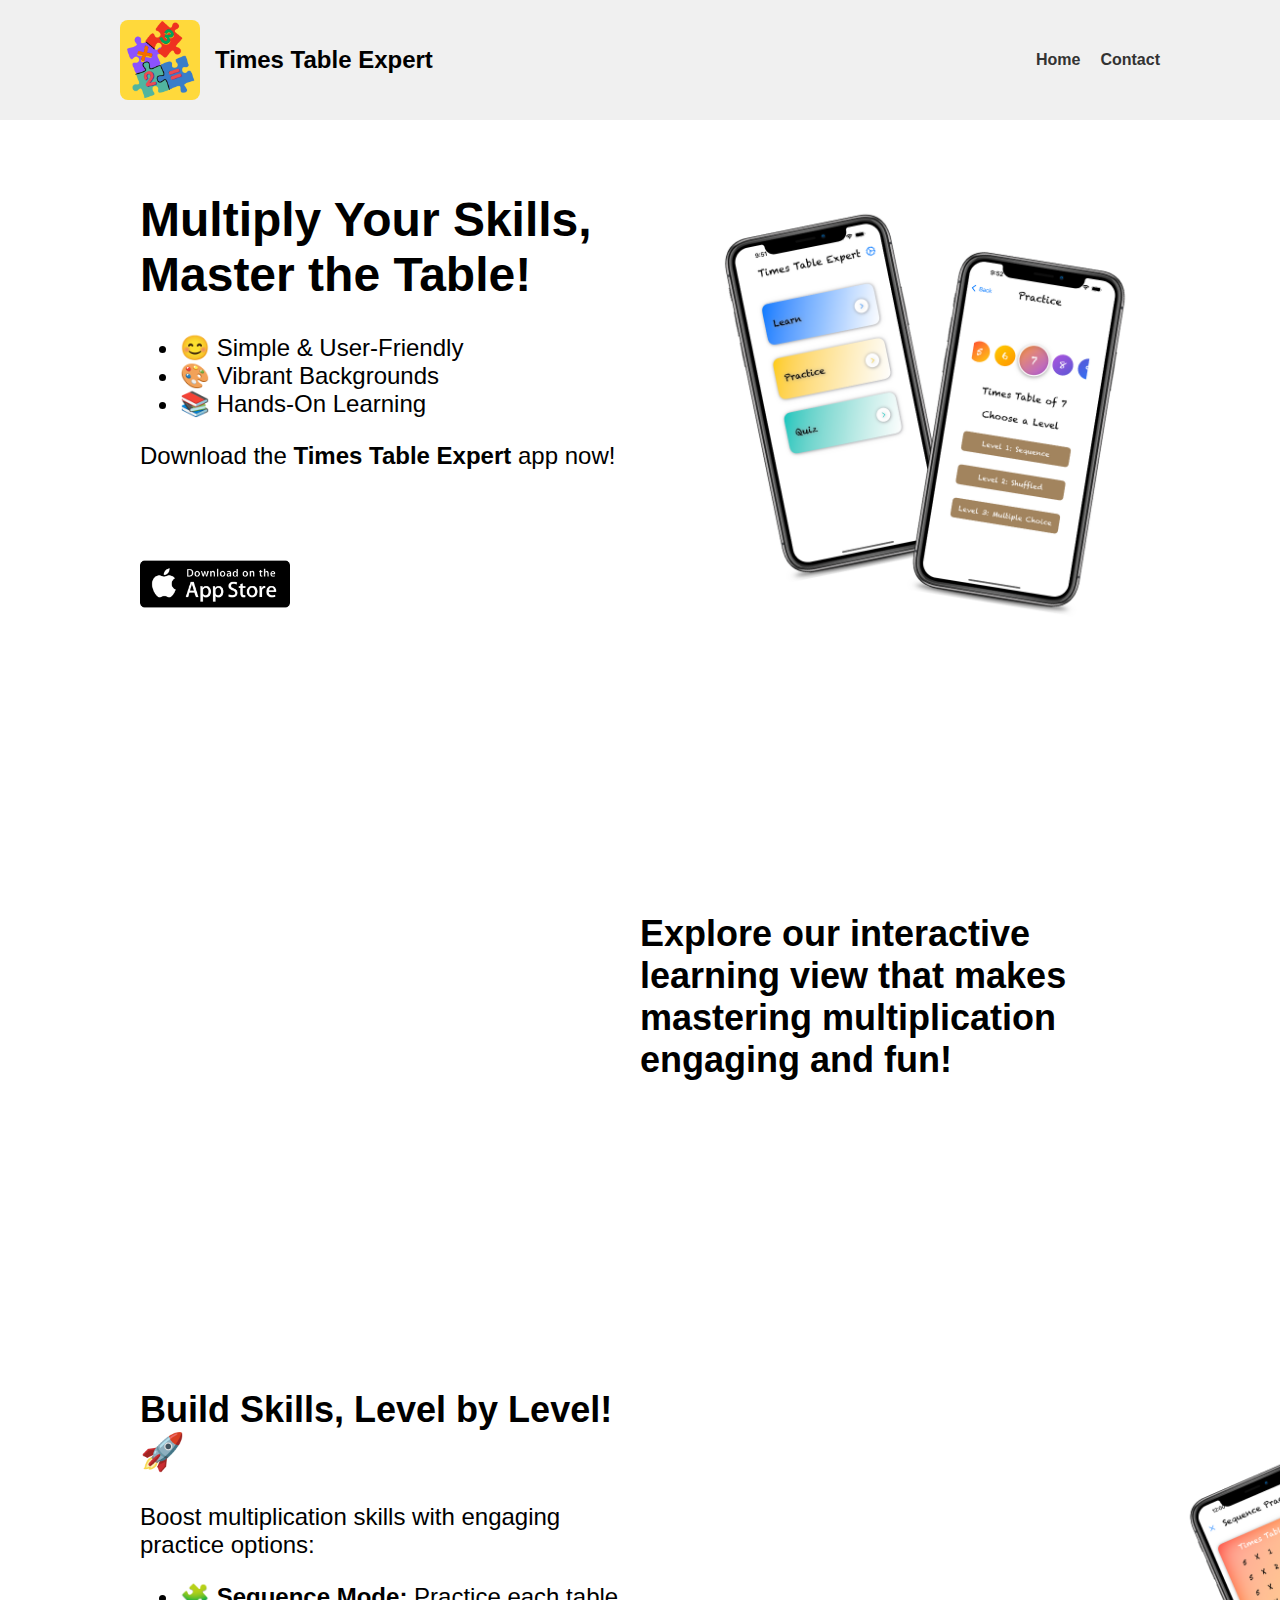
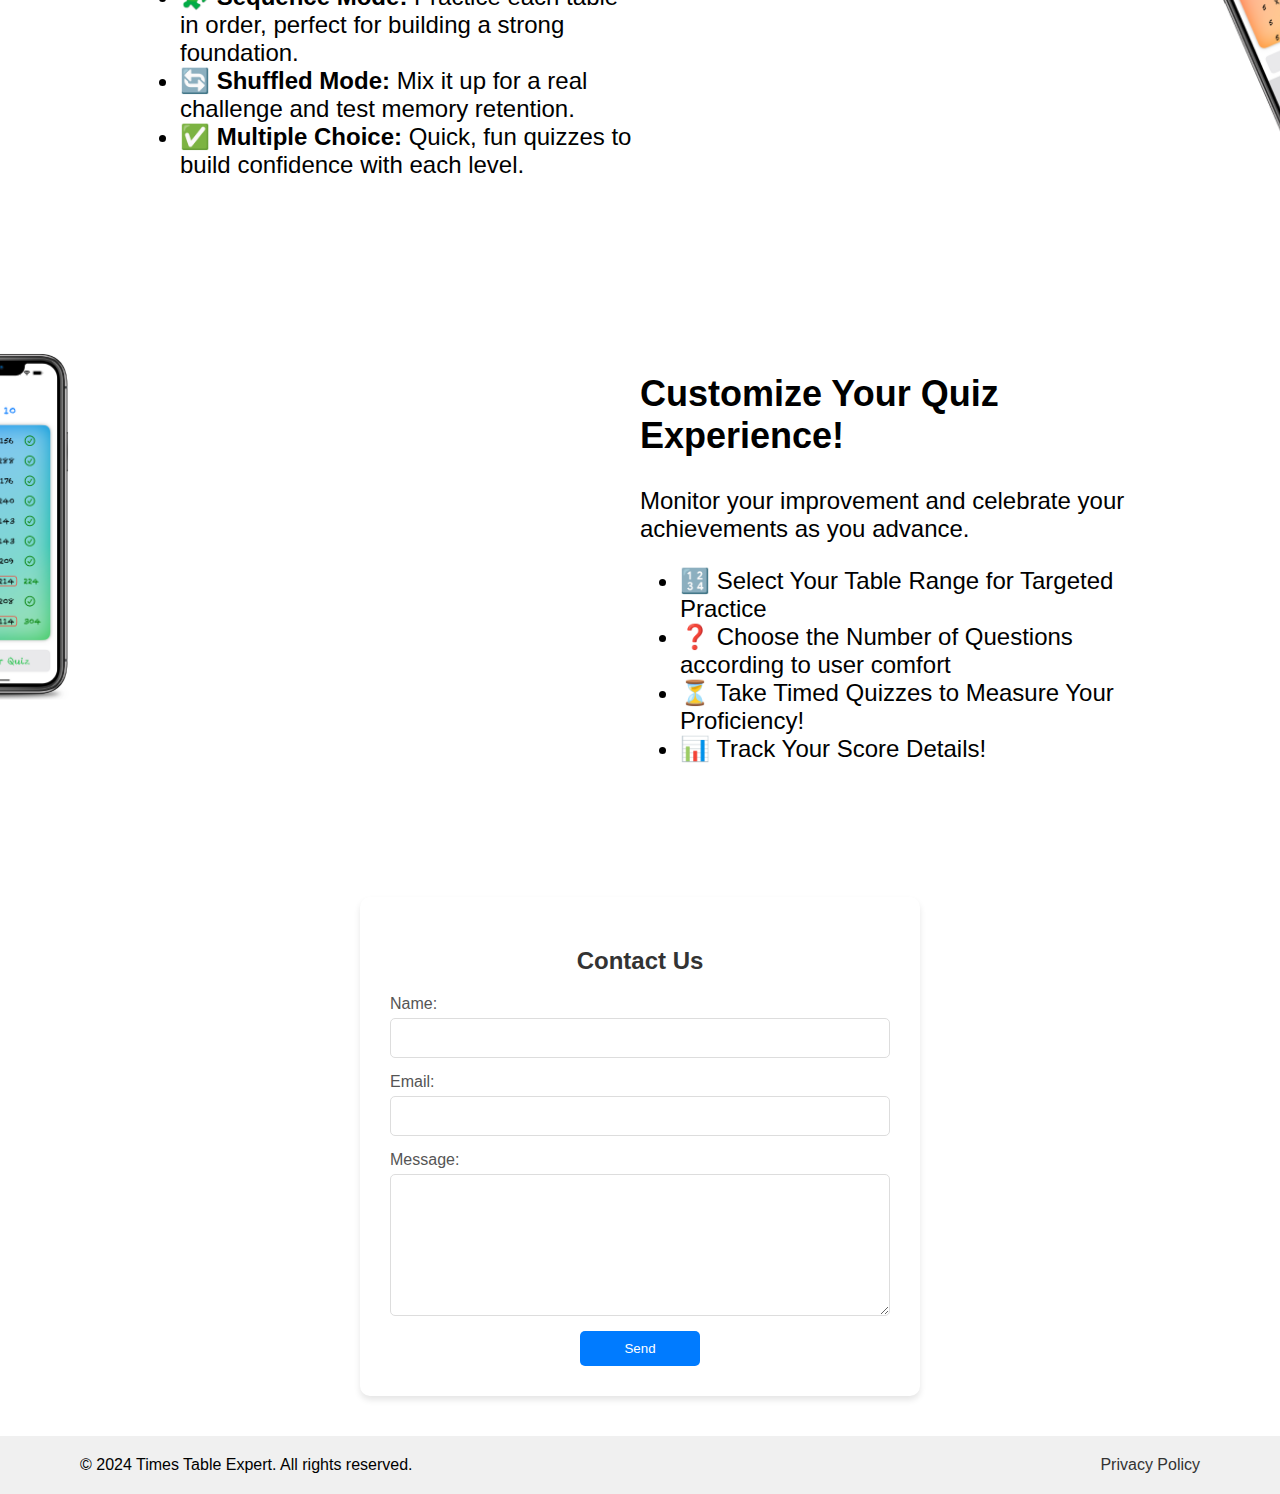
<file: projects/timesTableExpert.html>
<!DOCTYPE html>
<html lang="en">
<head>
    <meta charset="UTF-8">
    <meta name="viewport" content="width=device-width, initial-scale=1.0">
    <title>Times Table Expert Demo</title>
    <link rel="stylesheet" href="css/projectStyle.css">
</head>
<body>
    <header class="header">
        <div class="header-left">
            <img src="media/TimesTableExpert-Icon.png" alt="Times Table Expert Logo" class="logo">
            <div class="app-name">Times Table Expert</div>
        </div>
        <nav class="header-nav">
            <ul>
                <li><a href="https://runaalam.com">Home</a></li>
                <li><a href="#contact">Contact</a></li>
            </ul>
        </nav>
    </header>
    <div class="main-container">
        <div class="content-section">
            <div class="image-container">
                <img src="media/home.png" alt="Times Table Expert Screenshot" class="app-image">
            </div>
            <div class="description">
                <h1>Multiply Your Skills, Master the Table!</h1>
                <ul>
                    <li>😊 Simple & User-Friendly</li>
                    <li>🎨 Vibrant Backgrounds</li>
                    <li>📚 Hands-On Learning</li>
                </ul>
                <p>Download the <strong>Times Table Expert</strong> app now!</p>
                <a 
                    aria-label="App Store" 
                    rel="noreferrer noopener" 
                    target="_blank" 
                    href="https://apps.apple.com/app/your-app-id" 
                    class="app-store-button"
                >
                    <img src="media/appStore.png" alt="Download on the App Store" class="app-store-image">
                </a>
            </div>
        </div>
    
        <div class="content-section">
            <div class="image-container">
                <div class="animate-right">
                    <img src="media/learn.png" alt="Times Table Expert Screenshot" class="app-image">
                </div>
            </div>
            <div class="description">
                <h2>Explore our interactive learning view that makes mastering multiplication engaging and fun!</h2>
            </div>
        </div>
    
        <div class="content-section">
            <div class="image-container">
                <div class="animate-left">
                    <img src="media/practice.png" alt="Times Table Expert Screenshot" class="app-image">
                </div>
            </div>
            <div class="description">
                <h2>Build Skills, Level by Level! 🚀</h2>
                <p>Boost multiplication skills with engaging practice options:</p>
                <ul>
                    <li>🧩 <strong>Sequence Mode:</strong> Practice each table in order, perfect for building a strong foundation.</li>
                    <li>🔄 <strong>Shuffled Mode:</strong> Mix it up for a real challenge and test memory retention.</li>
                    <li>✅ <strong>Multiple Choice:</strong> Quick, fun quizzes to build confidence with each level.</li>
                </ul>
            </div>
        </div>
    
        <div class="content-section">
            <div class="image-container">
                <div class="animate-right">
                    <img src="media/quiz.png" alt="Times Table Expert Screenshot" class="app-image">
                </div>
            </div>
            <div class="description">
                <h2>Customize Your Quiz Experience!</h2>
                <p>Monitor your improvement and celebrate your achievements as you advance.</p>
                <ul>
                    <li>🔢 Select Your Table Range for Targeted Practice</li>
                    <li>❓ Choose the Number of Questions according to user comfort</li>
                    <li>⏳ Take Timed Quizzes to Measure Your Proficiency!</li>
                    <li>📊 Track Your Score Details!</li>
                </ul>
            </div>
        </div>
    
        <section class="contact-form" id="contact">
            <h2>Contact Us</h2>
            <form action="https://api.web3forms.com/submit" method="POST">
              <label for="name">Name:</label>
              <input type="hidden" name="access_key" value="7e00ce8f-e055-4dfe-82d3-18d3c881cae6">
              <input type="text" id="name" name="name" required>
              
              <label for="email">Email:</label>
              <input type="email" id="email" name="email" required>
              
              <label for="message">Message:</label>
              <textarea id="message" name="message" required></textarea>
              
              <button type="submit">Send</button>
            </form>
        </section>
    </div>
    
    <footer>
        <div class="footer-content">
            <p class="copyright">&copy; 2024 Times Table Expert. All rights reserved.</p>
            <a href="https://www.termsfeed.com/live/27b08e07-41cc-4815-8559-c3346fd67abe" target="_blank" class="privacy-footer-link">Privacy Policy</a>
        </div>
    </footer>

    <script>
        let lastScrollTop = 0;

        function handleScroll() {
            const images = document.querySelectorAll('.main-container .animate-left, .main-container .animate-right');
            const st = window.pageYOffset || document.documentElement.scrollTop;
            
            images.forEach(image => {
                const imagePosition = image.getBoundingClientRect().top;
                const screenPosition = window.innerHeight / 1.3;

                if (st > lastScrollTop) {
                    // Scrolling down
                    if (imagePosition < screenPosition) {
                        image.classList.add('visible');
                    }
                } else {
                    // Scrolling up
                    if (imagePosition > screenPosition) {
                        image.classList.remove('visible');
                    }
                }
            });
            
            lastScrollTop = st <= 0 ? 0 : st; // For Mobile or negative scrolling
        }

        window.addEventListener('scroll', handleScroll);
    </script>
</body>
</html>
</file>
<file: assets/vendors/themify-icons/css/themify-icons.css>
@font-face {
	font-family: 'themify';
	src:url("../fonts/themify.eot?-fvbane");
	src:url("../fonts/themify.eot?#iefix-fvbane") format("embedded-opentype"),
		url("../fonts/themify.woff?-fvbane") format("woff"),
		url("../fonts/themify.ttf?-fvbane") format("truetype"),
		url("../fonts/themify.svg?-fvbane#themify") format("svg");
	font-weight: normal;
	font-style: normal;
}

[class^="ti-"], [class*=" ti-"] {
	font-family: 'themify';
	speak: none;
	font-style: normal;
	font-weight: normal;
	font-variant: normal;
	text-transform: none;
	line-height: 1;

	/* Better Font Rendering =========== */
	-webkit-font-smoothing: antialiased;
	-moz-osx-font-smoothing: grayscale;
}

.ti-wand:before {
	content: "\e600";
}
.ti-volume:before {
	content: "\e601";
}
.ti-user:before {
	content: "\e602";
}
.ti-unlock:before {
	content: "\e603";
}
.ti-unlink:before {
	content: "\e604";
}
.ti-trash:before {
	content: "\e605";
}
.ti-thought:before {
	content: "\e606";
}
.ti-target:before {
	content: "\e607";
}
.ti-tag:before {
	content: "\e608";
}
.ti-tablet:before {
	content: "\e609";
}
.ti-star:before {
	content: "\e60a";
}
.ti-spray:before {
	content: "\e60b";
}
.ti-signal:before {
	content: "\e60c";
}
.ti-shopping-cart:before {
	content: "\e60d";
}
.ti-shopping-cart-full:before {
	content: "\e60e";
}
.ti-settings:before {
	content: "\e60f";
}
.ti-search:before {
	content: "\e610";
}
.ti-zoom-in:before {
	content: "\e611";
}
.ti-zoom-out:before {
	content: "\e612";
}
.ti-cut:before {
	content: "\e613";
}
.ti-ruler:before {
	content: "\e614";
}
.ti-ruler-pencil:before {
	content: "\e615";
}
.ti-ruler-alt:before {
	content: "\e616";
}
.ti-bookmark:before {
	content: "\e617";
}
.ti-bookmark-alt:before {
	content: "\e618";
}
.ti-reload:before {
	content: "\e619";
}
.ti-plus:before {
	content: "\e61a";
}
.ti-pin:before {
	content: "\e61b";
}
.ti-pencil:before {
	content: "\e61c";
}
.ti-pencil-alt:before {
	content: "\e61d";
}
.ti-paint-roller:before {
	content: "\e61e";
}
.ti-paint-bucket:before {
	content: "\e61f";
}
.ti-na:before {
	content: "\e620";
}
.ti-mobile:before {
	content: "\e621";
}
.ti-minus:before {
	content: "\e622";
}
.ti-medall:before {
	content: "\e623";
}
.ti-medall-alt:before {
	content: "\e624";
}
.ti-marker:before {
	content: "\e625";
}
.ti-marker-alt:before {
	content: "\e626";
}
.ti-arrow-up:before {
	content: "\e627";
}
.ti-arrow-right:before {
	content: "\e628";
}
.ti-arrow-left:before {
	content: "\e629";
}
.ti-arrow-down:before {
	content: "\e62a";
}
.ti-lock:before {
	content: "\e62b";
}
.ti-location-arrow:before {
	content: "\e62c";
}
.ti-link:before {
	content: "\e62d";
}
.ti-layout:before {
	content: "\e62e";
}
.ti-layers:before {
	content: "\e62f";
}
.ti-layers-alt:before {
	content: "\e630";
}
.ti-key:before {
	content: "\e631";
}
.ti-import:before {
	content: "\e632";
}
.ti-image:before {
	content: "\e633";
}
.ti-heart:before {
	content: "\e634";
}
.ti-heart-broken:before {
	content: "\e635";
}
.ti-hand-stop:before {
	content: "\e636";
}
.ti-hand-open:before {
	content: "\e637";
}
.ti-hand-drag:before {
	content: "\e638";
}
.ti-folder:before {
	content: "\e639";
}
.ti-flag:before {
	content: "\e63a";
}
.ti-flag-alt:before {
	content: "\e63b";
}
.ti-flag-alt-2:before {
	content: "\e63c";
}
.ti-eye:before {
	content: "\e63d";
}
.ti-export:before {
	content: "\e63e";
}
.ti-exchange-vertical:before {
	content: "\e63f";
}
.ti-desktop:before {
	content: "\e640";
}
.ti-cup:before {
	content: "\e641";
}
.ti-crown:before {
	content: "\e642";
}
.ti-comments:before {
	content: "\e643";
}
.ti-comment:before {
	content: "\e644";
}
.ti-comment-alt:before {
	content: "\e645";
}
.ti-close:before {
	content: "\e646";
}
.ti-clip:before {
	content: "\e647";
}
.ti-angle-up:before {
	content: "\e648";
}
.ti-angle-right:before {
	content: "\e649";
}
.ti-angle-left:before {
	content: "\e64a";
}
.ti-angle-down:before {
	content: "\e64b";
}
.ti-check:before {
	content: "\e64c";
}
.ti-check-box:before {
	content: "\e64d";
}
.ti-camera:before {
	content: "\e64e";
}
.ti-announcement:before {
	content: "\e64f";
}
.ti-brush:before {
	content: "\e650";
}
.ti-briefcase:before {
	content: "\e651";
}
.ti-bolt:before {
	content: "\e652";
}
.ti-bolt-alt:before {
	content: "\e653";
}
.ti-blackboard:before {
	content: "\e654";
}
.ti-bag:before {
	content: "\e655";
}
.ti-move:before {
	content: "\e656";
}
.ti-arrows-vertical:before {
	content: "\e657";
}
.ti-arrows-horizontal:before {
	content: "\e658";
}
.ti-fullscreen:before {
	content: "\e659";
}
.ti-arrow-top-right:before {
	content: "\e65a";
}
.ti-arrow-top-left:before {
	content: "\e65b";
}
.ti-arrow-circle-up:before {
	content: "\e65c";
}
.ti-arrow-circle-right:before {
	content: "\e65d";
}
.ti-arrow-circle-left:before {
	content: "\e65e";
}
.ti-arrow-circle-down:before {
	content: "\e65f";
}
.ti-angle-double-up:before {
	content: "\e660";
}
.ti-angle-double-right:before {
	content: "\e661";
}
.ti-angle-double-left:before {
	content: "\e662";
}
.ti-angle-double-down:before {
	content: "\e663";
}
.ti-zip:before {
	content: "\e664";
}
.ti-world:before {
	content: "\e665";
}
.ti-wheelchair:before {
	content: "\e666";
}
.ti-view-list:before {
	content: "\e667";
}
.ti-view-list-alt:before {
	content: "\e668";
}
.ti-view-grid:before {
	content: "\e669";
}
.ti-uppercase:before {
	content: "\e66a";
}
.ti-upload:before {
	content: "\e66b";
}
.ti-underline:before {
	content: "\e66c";
}
.ti-truck:before {
	content: "\e66d";
}
.ti-timer:before {
	content: "\e66e";
}
.ti-ticket:before {
	content: "\e66f";
}
.ti-thumb-up:before {
	content: "\e670";
}
.ti-thumb-down:before {
	content: "\e671";
}
.ti-text:before {
	content: "\e672";
}
.ti-stats-up:before {
	content: "\e673";
}
.ti-stats-down:before {
	content: "\e674";
}
.ti-split-v:before {
	content: "\e675";
}
.ti-split-h:before {
	content: "\e676";
}
.ti-smallcap:before {
	content: "\e677";
}
.ti-shine:before {
	content: "\e678";
}
.ti-shift-right:before {
	content: "\e679";
}
.ti-shift-left:before {
	content: "\e67a";
}
.ti-shield:before {
	content: "\e67b";
}
.ti-notepad:before {
	content: "\e67c";
}
.ti-server:before {
	content: "\e67d";
}
.ti-quote-right:before {
	content: "\e67e";
}
.ti-quote-left:before {
	content: "\e67f";
}
.ti-pulse:before {
	content: "\e680";
}
.ti-printer:before {
	content: "\e681";
}
.ti-power-off:before {
	content: "\e682";
}
.ti-plug:before {
	content: "\e683";
}
.ti-pie-chart:before {
	content: "\e684";
}
.ti-paragraph:before {
	content: "\e685";
}
.ti-panel:before {
	content: "\e686";
}
.ti-package:before {
	content: "\e687";
}
.ti-music:before {
	content: "\e688";
}
.ti-music-alt:before {
	content: "\e689";
}
.ti-mouse:before {
	content: "\e68a";
}
.ti-mouse-alt:before {
	content: "\e68b";
}
.ti-money:before {
	content: "\e68c";
}
.ti-microphone:before {
	content: "\e68d";
}
.ti-menu:before {
	content: "\e68e";
}
.ti-menu-alt:before {
	content: "\e68f";
}
.ti-map:before {
	content: "\e690";
}
.ti-map-alt:before {
	content: "\e691";
}
.ti-loop:before {
	content: "\e692";
}
.ti-location-pin:before {
	content: "\e693";
}
.ti-list:before {
	content: "\e694";
}
.ti-light-bulb:before {
	content: "\e695";
}
.ti-Italic:before {
	content: "\e696";
}
.ti-info:before {
	content: "\e697";
}
.ti-infinite:before {
	content: "\e698";
}
.ti-id-badge:before {
	content: "\e699";
}
.ti-hummer:before {
	content: "\e69a";
}
.ti-home:before {
	content: "\e69b";
}
.ti-help:before {
	content: "\e69c";
}
.ti-headphone:before {
	content: "\e69d";
}
.ti-harddrives:before {
	content: "\e69e";
}
.ti-harddrive:before {
	content: "\e69f";
}
.ti-gift:before {
	content: "\e6a0";
}
.ti-game:before {
	content: "\e6a1";
}
.ti-filter:before {
	content: "\e6a2";
}
.ti-files:before {
	content: "\e6a3";
}
.ti-file:before {
	content: "\e6a4";
}
.ti-eraser:before {
	content: "\e6a5";
}
.ti-envelope:before {
	content: "\e6a6";
}
.ti-download:before {
	content: "\e6a7";
}
.ti-direction:before {
	content: "\e6a8";
}
.ti-direction-alt:before {
	content: "\e6a9";
}
.ti-dashboard:before {
	content: "\e6aa";
}
.ti-control-stop:before {
	content: "\e6ab";
}
.ti-control-shuffle:before {
	content: "\e6ac";
}
.ti-control-play:before {
	content: "\e6ad";
}
.ti-control-pause:before {
	content: "\e6ae";
}
.ti-control-forward:before {
	content: "\e6af";
}
.ti-control-backward:before {
	content: "\e6b0";
}
.ti-cloud:before {
	content: "\e6b1";
}
.ti-cloud-up:before {
	content: "\e6b2";
}
.ti-cloud-down:before {
	content: "\e6b3";
}
.ti-clipboard:before {
	content: "\e6b4";
}
.ti-car:before {
	content: "\e6b5";
}
.ti-calendar:before {
	content: "\e6b6";
}
.ti-book:before {
	content: "\e6b7";
}
.ti-bell:before {
	content: "\e6b8";
}
.ti-basketball:before {
	content: "\e6b9";
}
.ti-bar-chart:before {
	content: "\e6ba";
}
.ti-bar-chart-alt:before {
	content: "\e6bb";
}
.ti-back-right:before {
	content: "\e6bc";
}
.ti-back-left:before {
	content: "\e6bd";
}
.ti-arrows-corner:before {
	content: "\e6be";
}
.ti-archive:before {
	content: "\e6bf";
}
.ti-anchor:before {
	content: "\e6c0";
}
.ti-align-right:before {
	content: "\e6c1";
}
.ti-align-left:before {
	content: "\e6c2";
}
.ti-align-justify:before {
	content: "\e6c3";
}
.ti-align-center:before {
	content: "\e6c4";
}
.ti-alert:before {
	content: "\e6c5";
}
.ti-alarm-clock:before {
	content: "\e6c6";
}
.ti-agenda:before {
	content: "\e6c7";
}
.ti-write:before {
	content: "\e6c8";
}
.ti-window:before {
	content: "\e6c9";
}
.ti-widgetized:before {
	content: "\e6ca";
}
.ti-widget:before {
	content: "\e6cb";
}
.ti-widget-alt:before {
	content: "\e6cc";
}
.ti-wallet:before {
	content: "\e6cd";
}
.ti-video-clapper:before {
	content: "\e6ce";
}
.ti-video-camera:before {
	content: "\e6cf";
}
.ti-vector:before {
	content: "\e6d0";
}
.ti-themify-logo:before {
	content: "\e6d1";
}
.ti-themify-favicon:before {
	content: "\e6d2";
}
.ti-themify-favicon-alt:before {
	content: "\e6d3";
}
.ti-support:before {
	content: "\e6d4";
}
.ti-stamp:before {
	content: "\e6d5";
}
.ti-split-v-alt:before {
	content: "\e6d6";
}
.ti-slice:before {
	content: "\e6d7";
}
.ti-shortcode:before {
	content: "\e6d8";
}
.ti-shift-right-alt:before {
	content: "\e6d9";
}
.ti-shift-left-alt:before {
	content: "\e6da";
}
.ti-ruler-alt-2:before {
	content: "\e6db";
}
.ti-receipt:before {
	content: "\e6dc";
}
.ti-pin2:before {
	content: "\e6dd";
}
.ti-pin-alt:before {
	content: "\e6de";
}
.ti-pencil-alt2:before {
	content: "\e6df";
}
.ti-palette:before {
	content: "\e6e0";
}
.ti-more:before {
	content: "\e6e1";
}
.ti-more-alt:before {
	content: "\e6e2";
}
.ti-microphone-alt:before {
	content: "\e6e3";
}
.ti-magnet:before {
	content: "\e6e4";
}
.ti-line-double:before {
	content: "\e6e5";
}
.ti-line-dotted:before {
	content: "\e6e6";
}
.ti-line-dashed:before {
	content: "\e6e7";
}
.ti-layout-width-full:before {
	content: "\e6e8";
}
.ti-layout-width-default:before {
	content: "\e6e9";
}
.ti-layout-width-default-alt:before {
	content: "\e6ea";
}
.ti-layout-tab:before {
	content: "\e6eb";
}
.ti-layout-tab-window:before {
	content: "\e6ec";
}
.ti-layout-tab-v:before {
	content: "\e6ed";
}
.ti-layout-tab-min:before {
	content: "\e6ee";
}
.ti-layout-slider:before {
	content: "\e6ef";
}
.ti-layout-slider-alt:before {
	content: "\e6f0";
}
.ti-layout-sidebar-right:before {
	content: "\e6f1";
}
.ti-layout-sidebar-none:before {
	content: "\e6f2";
}
.ti-layout-sidebar-left:before {
	content: "\e6f3";
}
.ti-layout-placeholder:before {
	content: "\e6f4";
}
.ti-layout-menu:before {
	content: "\e6f5";
}
.ti-layout-menu-v:before {
	content: "\e6f6";
}
.ti-layout-menu-separated:before {
	content: "\e6f7";
}
.ti-layout-menu-full:before {
	content: "\e6f8";
}
.ti-layout-media-right-alt:before {
	content: "\e6f9";
}
.ti-layout-media-right:before {
	content: "\e6fa";
}
.ti-layout-media-overlay:before {
	content: "\e6fb";
}
.ti-layout-media-overlay-alt:before {
	content: "\e6fc";
}
.ti-layout-media-overlay-alt-2:before {
	content: "\e6fd";
}
.ti-layout-media-left-alt:before {
	content: "\e6fe";
}
.ti-layout-media-left:before {
	content: "\e6ff";
}
.ti-layout-media-center-alt:before {
	content: "\e700";
}
.ti-layout-media-center:before {
	content: "\e701";
}
.ti-layout-list-thumb:before {
	content: "\e702";
}
.ti-layout-list-thumb-alt:before {
	content: "\e703";
}
.ti-layout-list-post:before {
	content: "\e704";
}
.ti-layout-list-large-image:before {
	content: "\e705";
}
.ti-layout-line-solid:before {
	content: "\e706";
}
.ti-layout-grid4:before {
	content: "\e707";
}
.ti-layout-grid3:before {
	content: "\e708";
}
.ti-layout-grid2:before {
	content: "\e709";
}
.ti-layout-grid2-thumb:before {
	content: "\e70a";
}
.ti-layout-cta-right:before {
	content: "\e70b";
}
.ti-layout-cta-left:before {
	content: "\e70c";
}
.ti-layout-cta-center:before {
	content: "\e70d";
}
.ti-layout-cta-btn-right:before {
	content: "\e70e";
}
.ti-layout-cta-btn-left:before {
	content: "\e70f";
}
.ti-layout-column4:before {
	content: "\e710";
}
.ti-layout-column3:before {
	content: "\e711";
}
.ti-layout-column2:before {
	content: "\e712";
}
.ti-layout-accordion-separated:before {
	content: "\e713";
}
.ti-layout-accordion-merged:before {
	content: "\e714";
}
.ti-layout-accordion-list:before {
	content: "\e715";
}
.ti-ink-pen:before {
	content: "\e716";
}
.ti-info-alt:before {
	content: "\e717";
}
.ti-help-alt:before {
	content: "\e718";
}
.ti-headphone-alt:before {
	content: "\e719";
}
.ti-hand-point-up:before {
	content: "\e71a";
}
.ti-hand-point-right:before {
	content: "\e71b";
}
.ti-hand-point-left:before {
	content: "\e71c";
}
.ti-hand-point-down:before {
	content: "\e71d";
}
.ti-gallery:before {
	content: "\e71e";
}
.ti-face-smile:before {
	content: "\e71f";
}
.ti-face-sad:before {
	content: "\e720";
}
.ti-credit-card:before {
	content: "\e721";
}
.ti-control-skip-forward:before {
	content: "\e722";
}
.ti-control-skip-backward:before {
	content: "\e723";
}
.ti-control-record:before {
	content: "\e724";
}
.ti-control-eject:before {
	content: "\e725";
}
.ti-comments-smiley:before {
	content: "\e726";
}
.ti-brush-alt:before {
	content: "\e727";
}
.ti-youtube:before {
	content: "\e728";
}
.ti-vimeo:before {
	content: "\e729";
}
.ti-twitter:before {
	content: "\e72a";
}
.ti-time:before {
	content: "\e72b";
}
.ti-tumblr:before {
	content: "\e72c";
}
.ti-skype:before {
	content: "\e72d";
}
.ti-share:before {
	content: "\e72e";
}
.ti-share-alt:before {
	content: "\e72f";
}
.ti-rocket:before {
	content: "\e730";
}
.ti-pinterest:before {
	content: "\e731";
}
.ti-new-window:before {
	content: "\e732";
}
.ti-microsoft:before {
	content: "\e733";
}
.ti-list-ol:before {
	content: "\e734";
}
.ti-linkedin:before {
	content: "\e735";
}
.ti-layout-sidebar-2:before {
	content: "\e736";
}
.ti-layout-grid4-alt:before {
	content: "\e737";
}
.ti-layout-grid3-alt:before {
	content: "\e738";
}
.ti-layout-grid2-alt:before {
	content: "\e739";
}
.ti-layout-column4-alt:before {
	content: "\e73a";
}
.ti-layout-column3-alt:before {
	content: "\e73b";
}
.ti-layout-column2-alt:before {
	content: "\e73c";
}
.ti-instagram:before {
	content: "\e73d";
}
.ti-google:before {
	content: "\e73e";
}
.ti-github:before {
	content: "\e73f";
}
.ti-flickr:before {
	content: "\e740";
}
.ti-facebook:before {
	content: "\e741";
}
.ti-dropbox:before {
	content: "\e742";
}
.ti-dribbble:before {
	content: "\e743";
}
.ti-apple:before {
	content: "\e744";
}
.ti-android:before {
	content: "\e745";
}
.ti-save:before {
	content: "\e746";
}
.ti-save-alt:before {
	content: "\e747";
}
.ti-yahoo:before {
	content: "\e748";
}
.ti-wordpress:before {
	content: "\e749";
}
.ti-vimeo-alt:before {
	content: "\e74a";
}
.ti-twitter-alt:before {
	content: "\e74b";
}
.ti-tumblr-alt:before {
	content: "\e74c";
}
.ti-trello:before {
	content: "\e74d";
}
.ti-stack-overflow:before {
	content: "\e74e";
}
.ti-soundcloud:before {
	content: "\e74f";
}
.ti-sharethis:before {
	content: "\e750";
}
.ti-sharethis-alt:before {
	content: "\e751";
}
.ti-reddit:before {
	content: "\e752";
}
.ti-pinterest-alt:before {
	content: "\e753";
}
.ti-microsoft-alt:before {
	content: "\e754";
}
.ti-linux:before {
	content: "\e755";
}
.ti-jsfiddle:before {
	content: "\e756";
}
.ti-joomla:before {
	content: "\e757";
}
.ti-html5:before {
	content: "\e758";
}
.ti-flickr-alt:before {
	content: "\e759";
}
.ti-email:before {
	content: "\e75a";
}
.ti-drupal:before {
	content: "\e75b";
}
.ti-dropbox-alt:before {
	content: "\e75c";
}
.ti-css3:before {
	content: "\e75d";
}
.ti-rss:before {
	content: "\e75e";
}
.ti-rss-alt:before {
	content: "\e75f";
}
</file>
<file: assets/css/style.css>
@charset "UTF-8";
/*!
=========================================================
* Meyawo Landing page
=========================================================

* Copyright: 2019 DevCRUD (https://devcrud.com)
* Licensed: (https://devcrud.com/licenses)
* Coded by www.devcrud.com

=========================================================

* The above copyright notice and this permission notice shall be included in all copies or substantial portions of the Software.
*/
@import url("https://fonts.googleapis.com/css?family=Baloo+Paaji|Open+Sans:300,300i,400,400i,600,600i,700,700i");
:root {
  --blue: #1e549f;
  --indigo: #695aa6;
  --purple: #6f42c1;
  --pink: #e83e8c;
  --red: #ec185d;
  --orange: #ff6d02;
  --yellow: #ffc107;
  --green: #1bb74f;
  --teal: #20c997;
  --cyan: #17a2b8;
  --white: #fff;
  --gray: #6c757d;
  --gray-dark: #393e46;
  --primary: #695aa6;
  --secondary: #393e46;
  --success: #1bb74f;
  --info: #17a2b8;
  --warning: #ff6d02;
  --danger: #ec185d;
  --light: #f8f9fa;
  --dark: #212529;
  --breakpoint-xs: 0;
  --breakpoint-sm: 576px;
  --breakpoint-md: 768px;
  --breakpoint-lg: 992px;
  --breakpoint-xl: 1200px;
  --font-family-sans-serif: "Open Sans", sans-serif;
  --font-family-monospace: SFMono-Regular, Menlo, Monaco, Consolas, "Liberation Mono", "Courier New", monospace;
}

*,
*::before,
*::after {
  box-sizing: border-box;
}

html {
  font-family: sans-serif;
  line-height: 1.15;
  -webkit-text-size-adjust: 100%;
  -webkit-tap-highlight-color: rgba(0, 0, 0, 0);
}

article, aside, figcaption, figure, footer, header, hgroup, main, nav, section {
  display: block;
}

body {
  margin: 0;
  font-family: "Open Sans", sans-serif;
  font-size: 1rem;
  font-weight: 400;
  line-height: 1.5;
  color: #212529;
  text-align: left;
  background-color: #fff;
}

[tabindex="-1"]:focus {
  outline: 0 !important;
}

hr {
  box-sizing: content-box;
  height: 0;
  overflow: visible;
}

h1, h2, h3, h4, h5, h6 {
  margin-top: 0;
  margin-bottom: 0.5rem;
}

p {
  margin-top: 0;
  margin-bottom: 1rem;
}

abbr[title],
abbr[data-original-title] {
  text-decoration: underline;
  -webkit-text-decoration: underline dotted;
          text-decoration: underline dotted;
  cursor: help;
  border-bottom: 0;
  -webkit-text-decoration-skip-ink: none;
          text-decoration-skip-ink: none;
}

address {
  margin-bottom: 1rem;
  font-style: normal;
  line-height: inherit;
}

ol,
ul,
dl {
  margin-top: 0;
  margin-bottom: 1rem;
}

ol ol,
ul ul,
ol ul,
ul ol {
  margin-bottom: 0;
}

dt {
  font-weight: 700;
}

dd {
  margin-bottom: .5rem;
  margin-left: 0;
}

blockquote {
  margin: 0 0 1rem;
}

b,
strong {
  font-weight: bolder;
}

small {
  font-size: 80%;
}

sub,
sup {
  position: relative;
  font-size: 75%;
  line-height: 0;
  vertical-align: baseline;
}

sub {
  bottom: -.25em;
}

sup {
  top: -.5em;
}

a {
  color: #695aa6;
  text-decoration: none;
  background-color: transparent;
}

a:hover {
  color: #493f75;
  text-decoration: none;
}

a:not([href]):not([tabindex]) {
  color: inherit;
  text-decoration: none;
}

a:not([href]):not([tabindex]):hover, a:not([href]):not([tabindex]):focus {
  color: inherit;
  text-decoration: none;
}

a:not([href]):not([tabindex]):focus {
  outline: 0;
}

pre,
code,
kbd,
samp {
  font-family: SFMono-Regular, Menlo, Monaco, Consolas, "Liberation Mono", "Courier New", monospace;
  font-size: 1em;
}

pre {
  margin-top: 0;
  margin-bottom: 1rem;
  overflow: auto;
}

figure {
  margin: 0 0 1rem;
}

img {
  vertical-align: middle;
  border-style: none;
}

svg {
  overflow: hidden;
  vertical-align: middle;
}

table {
  border-collapse: collapse;
}

caption {
  padding-top: 0.75rem;
  padding-bottom: 0.75rem;
  color: #6c757d;
  text-align: left;
  caption-side: bottom;
}

th {
  text-align: inherit;
}

label {
  display: inline-block;
  margin-bottom: 0.5rem;
}

button {
  border-radius: 10;
}

button:focus {
  outline: 1px dotted;
  outline: 5px auto -webkit-focus-ring-color;
}

input,
button,
select,
optgroup,
textarea {
  margin: 0;
  font-family: inherit;
  font-size: inherit;
  line-height: inherit;
}

button,
input {
  overflow: visible;
}

button,
select {
  text-transform: none;
}

select {
  word-wrap: normal;
}

button,
[type="button"],
[type="reset"],
[type="submit"] {
  -webkit-appearance: button;
}

button:not(:disabled),
[type="button"]:not(:disabled),
[type="reset"]:not(:disabled),
[type="submit"]:not(:disabled) {
  cursor: pointer;
}

button::-moz-focus-inner,
[type="button"]::-moz-focus-inner,
[type="reset"]::-moz-focus-inner,
[type="submit"]::-moz-focus-inner {
  padding: 0;
  border-style: none;
}

input[type="radio"],
input[type="checkbox"] {
  box-sizing: border-box;
  padding: 0;
}

input[type="date"],
input[type="time"],
input[type="datetime-local"],
input[type="month"] {
  -webkit-appearance: listbox;
}

textarea {
  overflow: auto;
  resize: vertical;
}

fieldset {
  min-width: 0;
  padding: 0;
  margin: 0;
  border: 0;
}

legend {
  display: block;
  width: 100%;
  max-width: 100%;
  padding: 0;
  margin-bottom: .5rem;
  font-size: 1.5rem;
  line-height: inherit;
  color: inherit;
  white-space: normal;
}

progress {
  vertical-align: baseline;
}

[type="number"]::-webkit-inner-spin-button,
[type="number"]::-webkit-outer-spin-button {
  height: auto;
}

[type="search"] {
  outline-offset: -2px;
  -webkit-appearance: none;
}

[type="search"]::-webkit-search-decoration {
  -webkit-appearance: none;
}

::-webkit-file-upload-button {
  font: inherit;
  -webkit-appearance: button;
}

output {
  display: inline-block;
}

summary {
  display: list-item;
  cursor: pointer;
}

template {
  display: none;
}

[hidden] {
  display: none !important;
}

h1, h2, h3, h4, h5, h6,
.h1, .h2, .h3, .h4, .h5, .h6 {
  margin-bottom: 0.5rem;
  font-weight: 500;
  line-height: 1.2;
}

h1, .h1 {
  font-size: 2.5rem;
}

h2, .h2 {
  font-size: 2rem;
}

h3, .h3 {
  font-size: 1.75rem;
}

h4, .h4 {
  font-size: 1.5rem;
}

h5, .h5 {
  font-size: 1.25rem;
}

h6, .h6 {
  font-size: 1rem;
}

.lead {
  font-size: 1.25rem;
  font-weight: 300;
}

.display-1 {
  font-size: 6rem;
  font-weight: 300;
  line-height: 1.2;
}

.display-2 {
  font-size: 5.5rem;
  font-weight: 300;
  line-height: 1.2;
}

.display-3 {
  font-size: 4.5rem;
  font-weight: 300;
  line-height: 1.2;
}

.display-4 {
  font-size: 3.5rem;
  font-weight: 300;
  line-height: 1.2;
}

hr {
  margin-top: 1rem;
  margin-bottom: 1rem;
  border: 0;
  border-top: 1px solid rgba(0, 0, 0, 0.1);
}

small,
.small {
  font-size: 80%;
  font-weight: 400;
}

mark,
.mark {
  padding: 0.2em;
  background-color: #fcf8e3;
}

.list-unstyled {
  padding-left: 0;
  list-style: none;
}

.list-inline {
  padding-left: 0;
  list-style: none;
}

.list-inline-item {
  display: inline-block;
}

.list-inline-item:not(:last-child) {
  margin-right: 0.5rem;
}

.initialism {
  font-size: 90%;
  text-transform: uppercase;
}

.blockquote {
  margin-bottom: 1rem;
  font-size: 1.25rem;
}

.blockquote-footer {
  display: block;
  font-size: 80%;
  color: #6c757d;
}

.blockquote-footer::before {
  content: "\2014\00A0";
}

.img-fluid {
  max-width: 100%;
  height: auto;
}

.img-thumbnail {
  padding: 0.25rem;
  background-color: #fff;
  border: 1px solid #dee2e6;
  border-radius: 0.25rem;
  max-width: 100%;
  height: auto;
}

.figure {
  display: inline-block;
}

.figure-img {
  margin-bottom: 0.5rem;
  line-height: 1;
}

.figure-caption {
  font-size: 90%;
  color: #6c757d;
}

code {
  font-size: 87.5%;
  color: #e83e8c;
  word-break: break-word;
}

a > code {
  color: inherit;
}

kbd {
  padding: 0.2rem 0.4rem;
  font-size: 87.5%;
  color: #fff;
  background-color: #212529;
  border-radius: 0.2rem;
}

kbd kbd {
  padding: 0;
  font-size: 100%;
  font-weight: 700;
}

pre {
  display: block;
  font-size: 87.5%;
  color: #212529;
}

pre code {
  font-size: inherit;
  color: inherit;
  word-break: normal;
}

.pre-scrollable {
  max-height: 340px;
  overflow-y: scroll;
}

.container {
  width: 100%;
  padding-right: 15px;
  padding-left: 15px;
  margin-right: auto;
  margin-left: auto;
}

@media (min-width: 576px) {
  .container {
    max-width: 540px;
  }
}

@media (min-width: 768px) {
  .container {
    max-width: 720px;
  }
}

@media (min-width: 992px) {
  .container {
    max-width: 960px;
  }
}

@media (min-width: 1200px) {
  .container {
    max-width: 1140px;
  }
}

.container-fluid {
  width: 100%;
  padding-right: 15px;
  padding-left: 15px;
  margin-right: auto;
  margin-left: auto;
}

.row {
  display: -webkit-box;
  display: -webkit-flex;
  display: -ms-flexbox;
  display: flex;
  -webkit-flex-wrap: wrap;
      -ms-flex-wrap: wrap;
          flex-wrap: wrap;
  margin-right: -15px;
  margin-left: -15px;
}

.no-gutters {
  margin-right: 0;
  margin-left: 0;
}

.no-gutters > .col,
.no-gutters > [class*="col-"] {
  padding-right: 0;
  padding-left: 0;
}

.col-1, .col-2, .col-3, .col-4, .col-5, .col-6, .col-7, .col-8, .col-9, .col-10, .col-11, .col-12, .col,
.col-auto, .col-sm-1, .col-sm-2, .col-sm-3, .col-sm-4, .col-sm-5, .col-sm-6, .col-sm-7, .col-sm-8, .col-sm-9, .col-sm-10, .col-sm-11, .col-sm-12, .col-sm,
.col-sm-auto, .col-md-1, .col-md-2, .col-md-3, .col-md-4, .col-md-5, .col-md-6, .col-md-7, .col-md-8, .col-md-9, .col-md-10, .col-md-11, .col-md-12, .col-md,
.col-md-auto, .col-lg-1, .col-lg-2, .col-lg-3, .col-lg-4, .col-lg-5, .col-lg-6, .col-lg-7, .col-lg-8, .col-lg-9, .col-lg-10, .col-lg-11, .col-lg-12, .col-lg,
.col-lg-auto, .col-xl-1, .col-xl-2, .col-xl-3, .col-xl-4, .col-xl-5, .col-xl-6, .col-xl-7, .col-xl-8, .col-xl-9, .col-xl-10, .col-xl-11, .col-xl-12, .col-xl,
.col-xl-auto {
  position: relative;
  width: 100%;
  padding-right: 15px;
  padding-left: 15px;
}

.col {
  -webkit-flex-basis: 0;
      -ms-flex-preferred-size: 0;
          flex-basis: 0;
  -webkit-box-flex: 1;
  -webkit-flex-grow: 1;
      -ms-flex-positive: 1;
          flex-grow: 1;
  max-width: 100%;
}

.col-auto {
  -webkit-box-flex: 0;
  -webkit-flex: 0 0 auto;
      -ms-flex: 0 0 auto;
          flex: 0 0 auto;
  width: auto;
  max-width: 100%;
}

.col-1 {
  -webkit-box-flex: 0;
  -webkit-flex: 0 0 8.33333%;
      -ms-flex: 0 0 8.33333%;
          flex: 0 0 8.33333%;
  max-width: 8.33333%;
}

.col-2 {
  -webkit-box-flex: 0;
  -webkit-flex: 0 0 16.66667%;
      -ms-flex: 0 0 16.66667%;
          flex: 0 0 16.66667%;
  max-width: 16.66667%;
}

.col-3 {
  -webkit-box-flex: 0;
  -webkit-flex: 0 0 25%;
      -ms-flex: 0 0 25%;
          flex: 0 0 25%;
  max-width: 25%;
}

.col-4 {
  -webkit-box-flex: 0;
  -webkit-flex: 0 0 33.33333%;
      -ms-flex: 0 0 33.33333%;
          flex: 0 0 33.33333%;
  max-width: 33.33333%;
}

.col-5 {
  -webkit-box-flex: 0;
  -webkit-flex: 0 0 41.66667%;
      -ms-flex: 0 0 41.66667%;
          flex: 0 0 41.66667%;
  max-width: 41.66667%;
}

.col-6 {
  -webkit-box-flex: 0;
  -webkit-flex: 0 0 50%;
      -ms-flex: 0 0 50%;
          flex: 0 0 50%;
  max-width: 50%;
}

.col-7 {
  -webkit-box-flex: 0;
  -webkit-flex: 0 0 58.33333%;
      -ms-flex: 0 0 58.33333%;
          flex: 0 0 58.33333%;
  max-width: 58.33333%;
}

.col-8 {
  -webkit-box-flex: 0;
  -webkit-flex: 0 0 66.66667%;
      -ms-flex: 0 0 66.66667%;
          flex: 0 0 66.66667%;
  max-width: 66.66667%;
}

.col-9 {
  -webkit-box-flex: 0;
  -webkit-flex: 0 0 75%;
      -ms-flex: 0 0 75%;
          flex: 0 0 75%;
  max-width: 75%;
}

.col-10 {
  -webkit-box-flex: 0;
  -webkit-flex: 0 0 83.33333%;
      -ms-flex: 0 0 83.33333%;
          flex: 0 0 83.33333%;
  max-width: 83.33333%;
}

.col-11 {
  -webkit-box-flex: 0;
  -webkit-flex: 0 0 91.66667%;
      -ms-flex: 0 0 91.66667%;
          flex: 0 0 91.66667%;
  max-width: 91.66667%;
}

.col-12 {
  -webkit-box-flex: 0;
  -webkit-flex: 0 0 100%;
      -ms-flex: 0 0 100%;
          flex: 0 0 100%;
  max-width: 100%;
}

.order-first {
  -webkit-box-ordinal-group: 0;
  -webkit-order: -1;
      -ms-flex-order: -1;
          order: -1;
}

.order-last {
  -webkit-box-ordinal-group: 14;
  -webkit-order: 13;
      -ms-flex-order: 13;
          order: 13;
}

.order-0 {
  -webkit-box-ordinal-group: 1;
  -webkit-order: 0;
      -ms-flex-order: 0;
          order: 0;
}

.order-1 {
  -webkit-box-ordinal-group: 2;
  -webkit-order: 1;
      -ms-flex-order: 1;
          order: 1;
}

.order-2 {
  -webkit-box-ordinal-group: 3;
  -webkit-order: 2;
      -ms-flex-order: 2;
          order: 2;
}

.order-3 {
  -webkit-box-ordinal-group: 4;
  -webkit-order: 3;
      -ms-flex-order: 3;
          order: 3;
}

.order-4 {
  -webkit-box-ordinal-group: 5;
  -webkit-order: 4;
      -ms-flex-order: 4;
          order: 4;
}

.order-5 {
  -webkit-box-ordinal-group: 6;
  -webkit-order: 5;
      -ms-flex-order: 5;
          order: 5;
}

.order-6 {
  -webkit-box-ordinal-group: 7;
  -webkit-order: 6;
      -ms-flex-order: 6;
          order: 6;
}

.order-7 {
  -webkit-box-ordinal-group: 8;
  -webkit-order: 7;
      -ms-flex-order: 7;
          order: 7;
}

.order-8 {
  -webkit-box-ordinal-group: 9;
  -webkit-order: 8;
      -ms-flex-order: 8;
          order: 8;
}

.order-9 {
  -webkit-box-ordinal-group: 10;
  -webkit-order: 9;
      -ms-flex-order: 9;
          order: 9;
}

.order-10 {
  -webkit-box-ordinal-group: 11;
  -webkit-order: 10;
      -ms-flex-order: 10;
          order: 10;
}

.order-11 {
  -webkit-box-ordinal-group: 12;
  -webkit-order: 11;
      -ms-flex-order: 11;
          order: 11;
}

.order-12 {
  -webkit-box-ordinal-group: 13;
  -webkit-order: 12;
      -ms-flex-order: 12;
          order: 12;
}

.offset-1 {
  margin-left: 8.33333%;
}

.offset-2 {
  margin-left: 16.66667%;
}

.offset-3 {
  margin-left: 25%;
}

.offset-4 {
  margin-left: 33.33333%;
}

.offset-5 {
  margin-left: 41.66667%;
}

.offset-6 {
  margin-left: 50%;
}

.offset-7 {
  margin-left: 58.33333%;
}

.offset-8 {
  margin-left: 66.66667%;
}

.offset-9 {
  margin-left: 75%;
}

.offset-10 {
  margin-left: 83.33333%;
}

.offset-11 {
  margin-left: 91.66667%;
}

@media (min-width: 576px) {
  .col-sm {
    -webkit-flex-basis: 0;
        -ms-flex-preferred-size: 0;
            flex-basis: 0;
    -webkit-box-flex: 1;
    -webkit-flex-grow: 1;
        -ms-flex-positive: 1;
            flex-grow: 1;
    max-width: 100%;
  }
  .col-sm-auto {
    -webkit-box-flex: 0;
    -webkit-flex: 0 0 auto;
        -ms-flex: 0 0 auto;
            flex: 0 0 auto;
    width: auto;
    max-width: 100%;
  }
  .col-sm-1 {
    -webkit-box-flex: 0;
    -webkit-flex: 0 0 8.33333%;
        -ms-flex: 0 0 8.33333%;
            flex: 0 0 8.33333%;
    max-width: 8.33333%;
  }
  .col-sm-2 {
    -webkit-box-flex: 0;
    -webkit-flex: 0 0 16.66667%;
        -ms-flex: 0 0 16.66667%;
            flex: 0 0 16.66667%;
    max-width: 16.66667%;
  }
  .col-sm-3 {
    -webkit-box-flex: 0;
    -webkit-flex: 0 0 25%;
        -ms-flex: 0 0 25%;
            flex: 0 0 25%;
    max-width: 25%;
  }
  .col-sm-4 {
    -webkit-box-flex: 0;
    -webkit-flex: 0 0 33.33333%;
        -ms-flex: 0 0 33.33333%;
            flex: 0 0 33.33333%;
    max-width: 33.33333%;
  }
  .col-sm-5 {
    -webkit-box-flex: 0;
    -webkit-flex: 0 0 41.66667%;
        -ms-flex: 0 0 41.66667%;
            flex: 0 0 41.66667%;
    max-width: 41.66667%;
  }
  .col-sm-6 {
    -webkit-box-flex: 0;
    -webkit-flex: 0 0 50%;
        -ms-flex: 0 0 50%;
            flex: 0 0 50%;
    max-width: 50%;
  }
  .col-sm-7 {
    -webkit-box-flex: 0;
    -webkit-flex: 0 0 58.33333%;
        -ms-flex: 0 0 58.33333%;
            flex: 0 0 58.33333%;
    max-width: 58.33333%;
  }
  .col-sm-8 {
    -webkit-box-flex: 0;
    -webkit-flex: 0 0 66.66667%;
        -ms-flex: 0 0 66.66667%;
            flex: 0 0 66.66667%;
    max-width: 66.66667%;
  }
  .col-sm-9 {
    -webkit-box-flex: 0;
    -webkit-flex: 0 0 75%;
        -ms-flex: 0 0 75%;
            flex: 0 0 75%;
    max-width: 75%;
  }
  .col-sm-10 {
    -webkit-box-flex: 0;
    -webkit-flex: 0 0 83.33333%;
        -ms-flex: 0 0 83.33333%;
            flex: 0 0 83.33333%;
    max-width: 83.33333%;
  }
  .col-sm-11 {
    -webkit-box-flex: 0;
    -webkit-flex: 0 0 91.66667%;
        -ms-flex: 0 0 91.66667%;
            flex: 0 0 91.66667%;
    max-width: 91.66667%;
  }
  .col-sm-12 {
    -webkit-box-flex: 0;
    -webkit-flex: 0 0 100%;
        -ms-flex: 0 0 100%;
            flex: 0 0 100%;
    max-width: 100%;
  }
  .order-sm-first {
    -webkit-box-ordinal-group: 0;
    -webkit-order: -1;
        -ms-flex-order: -1;
            order: -1;
  }
  .order-sm-last {
    -webkit-box-ordinal-group: 14;
    -webkit-order: 13;
        -ms-flex-order: 13;
            order: 13;
  }
  .order-sm-0 {
    -webkit-box-ordinal-group: 1;
    -webkit-order: 0;
        -ms-flex-order: 0;
            order: 0;
  }
  .order-sm-1 {
    -webkit-box-ordinal-group: 2;
    -webkit-order: 1;
        -ms-flex-order: 1;
            order: 1;
  }
  .order-sm-2 {
    -webkit-box-ordinal-group: 3;
    -webkit-order: 2;
        -ms-flex-order: 2;
            order: 2;
  }
  .order-sm-3 {
    -webkit-box-ordinal-group: 4;
    -webkit-order: 3;
        -ms-flex-order: 3;
            order: 3;
  }
  .order-sm-4 {
    -webkit-box-ordinal-group: 5;
    -webkit-order: 4;
        -ms-flex-order: 4;
            order: 4;
  }
  .order-sm-5 {
    -webkit-box-ordinal-group: 6;
    -webkit-order: 5;
        -ms-flex-order: 5;
            order: 5;
  }
  .order-sm-6 {
    -webkit-box-ordinal-group: 7;
    -webkit-order: 6;
        -ms-flex-order: 6;
            order: 6;
  }
  .order-sm-7 {
    -webkit-box-ordinal-group: 8;
    -webkit-order: 7;
        -ms-flex-order: 7;
            order: 7;
  }
  .order-sm-8 {
    -webkit-box-ordinal-group: 9;
    -webkit-order: 8;
        -ms-flex-order: 8;
            order: 8;
  }
  .order-sm-9 {
    -webkit-box-ordinal-group: 10;
    -webkit-order: 9;
        -ms-flex-order: 9;
            order: 9;
  }
  .order-sm-10 {
    -webkit-box-ordinal-group: 11;
    -webkit-order: 10;
        -ms-flex-order: 10;
            order: 10;
  }
  .order-sm-11 {
    -webkit-box-ordinal-group: 12;
    -webkit-order: 11;
        -ms-flex-order: 11;
            order: 11;
  }
  .order-sm-12 {
    -webkit-box-ordinal-group: 13;
    -webkit-order: 12;
        -ms-flex-order: 12;
            order: 12;
  }
  .offset-sm-0 {
    margin-left: 0;
  }
  .offset-sm-1 {
    margin-left: 8.33333%;
  }
  .offset-sm-2 {
    margin-left: 16.66667%;
  }
  .offset-sm-3 {
    margin-left: 25%;
  }
  .offset-sm-4 {
    margin-left: 33.33333%;
  }
  .offset-sm-5 {
    margin-left: 41.66667%;
  }
  .offset-sm-6 {
    margin-left: 50%;
  }
  .offset-sm-7 {
    margin-left: 58.33333%;
  }
  .offset-sm-8 {
    margin-left: 66.66667%;
  }
  .offset-sm-9 {
    margin-left: 75%;
  }
  .offset-sm-10 {
    margin-left: 83.33333%;
  }
  .offset-sm-11 {
    margin-left: 91.66667%;
  }
}

@media (min-width: 768px) {
  .col-md {
    -webkit-flex-basis: 0;
        -ms-flex-preferred-size: 0;
            flex-basis: 0;
    -webkit-box-flex: 1;
    -webkit-flex-grow: 1;
        -ms-flex-positive: 1;
            flex-grow: 1;
    max-width: 100%;
  }
  .col-md-auto {
    -webkit-box-flex: 0;
    -webkit-flex: 0 0 auto;
        -ms-flex: 0 0 auto;
            flex: 0 0 auto;
    width: auto;
    max-width: 100%;
  }
  .col-md-1 {
    -webkit-box-flex: 0;
    -webkit-flex: 0 0 8.33333%;
        -ms-flex: 0 0 8.33333%;
            flex: 0 0 8.33333%;
    max-width: 8.33333%;
  }
  .col-md-2 {
    -webkit-box-flex: 0;
    -webkit-flex: 0 0 16.66667%;
        -ms-flex: 0 0 16.66667%;
            flex: 0 0 16.66667%;
    max-width: 16.66667%;
  }
  .col-md-3 {
    -webkit-box-flex: 0;
    -webkit-flex: 0 0 25%;
        -ms-flex: 0 0 25%;
            flex: 0 0 25%;
    max-width: 25%;
  }
  .col-md-4 {
    -webkit-box-flex: 0;
    -webkit-flex: 0 0 33.33333%;
        -ms-flex: 0 0 33.33333%;
            flex: 0 0 33.33333%;
    max-width: 33.33333%;
  }
  .col-md-5 {
    -webkit-box-flex: 0;
    -webkit-flex: 0 0 41.66667%;
        -ms-flex: 0 0 41.66667%;
            flex: 0 0 41.66667%;
    max-width: 41.66667%;
  }
  .col-md-6 {
    -webkit-box-flex: 0;
    -webkit-flex: 0 0 50%;
        -ms-flex: 0 0 50%;
            flex: 0 0 50%;
    max-width: 50%;
  }
  .col-md-7 {
    -webkit-box-flex: 0;
    -webkit-flex: 0 0 58.33333%;
        -ms-flex: 0 0 58.33333%;
            flex: 0 0 58.33333%;
    max-width: 58.33333%;
  }
  .col-md-8 {
    -webkit-box-flex: 0;
    -webkit-flex: 0 0 66.66667%;
        -ms-flex: 0 0 66.66667%;
            flex: 0 0 66.66667%;
    max-width: 66.66667%;
  }
  .col-md-9 {
    -webkit-box-flex: 0;
    -webkit-flex: 0 0 75%;
        -ms-flex: 0 0 75%;
            flex: 0 0 75%;
    max-width: 75%;
  }
  .col-md-10 {
    -webkit-box-flex: 0;
    -webkit-flex: 0 0 83.33333%;
        -ms-flex: 0 0 83.33333%;
            flex: 0 0 83.33333%;
    max-width: 83.33333%;
  }
  .col-md-11 {
    -webkit-box-flex: 0;
    -webkit-flex: 0 0 91.66667%;
        -ms-flex: 0 0 91.66667%;
            flex: 0 0 91.66667%;
    max-width: 91.66667%;
  }
  .col-md-12 {
    -webkit-box-flex: 0;
    -webkit-flex: 0 0 100%;
        -ms-flex: 0 0 100%;
            flex: 0 0 100%;
    max-width: 100%;
  }
  .order-md-first {
    -webkit-box-ordinal-group: 0;
    -webkit-order: -1;
        -ms-flex-order: -1;
            order: -1;
  }
  .order-md-last {
    -webkit-box-ordinal-group: 14;
    -webkit-order: 13;
        -ms-flex-order: 13;
            order: 13;
  }
  .order-md-0 {
    -webkit-box-ordinal-group: 1;
    -webkit-order: 0;
        -ms-flex-order: 0;
            order: 0;
  }
  .order-md-1 {
    -webkit-box-ordinal-group: 2;
    -webkit-order: 1;
        -ms-flex-order: 1;
            order: 1;
  }
  .order-md-2 {
    -webkit-box-ordinal-group: 3;
    -webkit-order: 2;
        -ms-flex-order: 2;
            order: 2;
  }
  .order-md-3 {
    -webkit-box-ordinal-group: 4;
    -webkit-order: 3;
        -ms-flex-order: 3;
            order: 3;
  }
  .order-md-4 {
    -webkit-box-ordinal-group: 5;
    -webkit-order: 4;
        -ms-flex-order: 4;
            order: 4;
  }
  .order-md-5 {
    -webkit-box-ordinal-group: 6;
    -webkit-order: 5;
        -ms-flex-order: 5;
            order: 5;
  }
  .order-md-6 {
    -webkit-box-ordinal-group: 7;
    -webkit-order: 6;
        -ms-flex-order: 6;
            order: 6;
  }
  .order-md-7 {
    -webkit-box-ordinal-group: 8;
    -webkit-order: 7;
        -ms-flex-order: 7;
            order: 7;
  }
  .order-md-8 {
    -webkit-box-ordinal-group: 9;
    -webkit-order: 8;
        -ms-flex-order: 8;
            order: 8;
  }
  .order-md-9 {
    -webkit-box-ordinal-group: 10;
    -webkit-order: 9;
        -ms-flex-order: 9;
            order: 9;
  }
  .order-md-10 {
    -webkit-box-ordinal-group: 11;
    -webkit-order: 10;
        -ms-flex-order: 10;
            order: 10;
  }
  .order-md-11 {
    -webkit-box-ordinal-group: 12;
    -webkit-order: 11;
        -ms-flex-order: 11;
            order: 11;
  }
  .order-md-12 {
    -webkit-box-ordinal-group: 13;
    -webkit-order: 12;
        -ms-flex-order: 12;
            order: 12;
  }
  .offset-md-0 {
    margin-left: 0;
  }
  .offset-md-1 {
    margin-left: 8.33333%;
  }
  .offset-md-2 {
    margin-left: 16.66667%;
  }
  .offset-md-3 {
    margin-left: 25%;
  }
  .offset-md-4 {
    margin-left: 33.33333%;
  }
  .offset-md-5 {
    margin-left: 41.66667%;
  }
  .offset-md-6 {
    margin-left: 50%;
  }
  .offset-md-7 {
    margin-left: 58.33333%;
  }
  .offset-md-8 {
    margin-left: 66.66667%;
  }
  .offset-md-9 {
    margin-left: 75%;
  }
  .offset-md-10 {
    margin-left: 83.33333%;
  }
  .offset-md-11 {
    margin-left: 91.66667%;
  }
}

@media (min-width: 992px) {
  .col-lg {
    -webkit-flex-basis: 0;
        -ms-flex-preferred-size: 0;
            flex-basis: 0;
    -webkit-box-flex: 1;
    -webkit-flex-grow: 1;
        -ms-flex-positive: 1;
            flex-grow: 1;
    max-width: 100%;
  }
  .col-lg-auto {
    -webkit-box-flex: 0;
    -webkit-flex: 0 0 auto;
        -ms-flex: 0 0 auto;
            flex: 0 0 auto;
    width: auto;
    max-width: 100%;
  }
  .col-lg-1 {
    -webkit-box-flex: 0;
    -webkit-flex: 0 0 8.33333%;
        -ms-flex: 0 0 8.33333%;
            flex: 0 0 8.33333%;
    max-width: 8.33333%;
  }
  .col-lg-2 {
    -webkit-box-flex: 0;
    -webkit-flex: 0 0 16.66667%;
        -ms-flex: 0 0 16.66667%;
            flex: 0 0 16.66667%;
    max-width: 16.66667%;
  }
  .col-lg-3 {
    -webkit-box-flex: 0;
    -webkit-flex: 0 0 25%;
        -ms-flex: 0 0 25%;
            flex: 0 0 25%;
    max-width: 25%;
  }
  .col-lg-4 {
    -webkit-box-flex: 0;
    -webkit-flex: 0 0 33.33333%;
        -ms-flex: 0 0 33.33333%;
            flex: 0 0 33.33333%;
    max-width: 33.33333%;
  }
  .col-lg-5 {
    -webkit-box-flex: 0;
    -webkit-flex: 0 0 41.66667%;
        -ms-flex: 0 0 41.66667%;
            flex: 0 0 41.66667%;
    max-width: 41.66667%;
  }
  .col-lg-6 {
    -webkit-box-flex: 0;
    -webkit-flex: 0 0 50%;
        -ms-flex: 0 0 50%;
            flex: 0 0 50%;
    max-width: 50%;
  }
  .col-lg-7 {
    -webkit-box-flex: 0;
    -webkit-flex: 0 0 58.33333%;
        -ms-flex: 0 0 58.33333%;
            flex: 0 0 58.33333%;
    max-width: 58.33333%;
  }
  .col-lg-8 {
    -webkit-box-flex: 0;
    -webkit-flex: 0 0 66.66667%;
        -ms-flex: 0 0 66.66667%;
            flex: 0 0 66.66667%;
    max-width: 66.66667%;
  }
  .col-lg-9 {
    -webkit-box-flex: 0;
    -webkit-flex: 0 0 75%;
        -ms-flex: 0 0 75%;
            flex: 0 0 75%;
    max-width: 75%;
  }
  .col-lg-10 {
    -webkit-box-flex: 0;
    -webkit-flex: 0 0 83.33333%;
        -ms-flex: 0 0 83.33333%;
            flex: 0 0 83.33333%;
    max-width: 83.33333%;
  }
  .col-lg-11 {
    -webkit-box-flex: 0;
    -webkit-flex: 0 0 91.66667%;
        -ms-flex: 0 0 91.66667%;
            flex: 0 0 91.66667%;
    max-width: 91.66667%;
  }
  .col-lg-12 {
    -webkit-box-flex: 0;
    -webkit-flex: 0 0 100%;
        -ms-flex: 0 0 100%;
            flex: 0 0 100%;
    max-width: 100%;
  }
  .order-lg-first {
    -webkit-box-ordinal-group: 0;
    -webkit-order: -1;
        -ms-flex-order: -1;
            order: -1;
  }
  .order-lg-last {
    -webkit-box-ordinal-group: 14;
    -webkit-order: 13;
        -ms-flex-order: 13;
            order: 13;
  }
  .order-lg-0 {
    -webkit-box-ordinal-group: 1;
    -webkit-order: 0;
        -ms-flex-order: 0;
            order: 0;
  }
  .order-lg-1 {
    -webkit-box-ordinal-group: 2;
    -webkit-order: 1;
        -ms-flex-order: 1;
            order: 1;
  }
  .order-lg-2 {
    -webkit-box-ordinal-group: 3;
    -webkit-order: 2;
        -ms-flex-order: 2;
            order: 2;
  }
  .order-lg-3 {
    -webkit-box-ordinal-group: 4;
    -webkit-order: 3;
        -ms-flex-order: 3;
            order: 3;
  }
  .order-lg-4 {
    -webkit-box-ordinal-group: 5;
    -webkit-order: 4;
        -ms-flex-order: 4;
            order: 4;
  }
  .order-lg-5 {
    -webkit-box-ordinal-group: 6;
    -webkit-order: 5;
        -ms-flex-order: 5;
            order: 5;
  }
  .order-lg-6 {
    -webkit-box-ordinal-group: 7;
    -webkit-order: 6;
        -ms-flex-order: 6;
            order: 6;
  }
  .order-lg-7 {
    -webkit-box-ordinal-group: 8;
    -webkit-order: 7;
        -ms-flex-order: 7;
            order: 7;
  }
  .order-lg-8 {
    -webkit-box-ordinal-group: 9;
    -webkit-order: 8;
        -ms-flex-order: 8;
            order: 8;
  }
  .order-lg-9 {
    -webkit-box-ordinal-group: 10;
    -webkit-order: 9;
        -ms-flex-order: 9;
            order: 9;
  }
  .order-lg-10 {
    -webkit-box-ordinal-group: 11;
    -webkit-order: 10;
        -ms-flex-order: 10;
            order: 10;
  }
  .order-lg-11 {
    -webkit-box-ordinal-group: 12;
    -webkit-order: 11;
        -ms-flex-order: 11;
            order: 11;
  }
  .order-lg-12 {
    -webkit-box-ordinal-group: 13;
    -webkit-order: 12;
        -ms-flex-order: 12;
            order: 12;
  }
  .offset-lg-0 {
    margin-left: 0;
  }
  .offset-lg-1 {
    margin-left: 8.33333%;
  }
  .offset-lg-2 {
    margin-left: 16.66667%;
  }
  .offset-lg-3 {
    margin-left: 25%;
  }
  .offset-lg-4 {
    margin-left: 33.33333%;
  }
  .offset-lg-5 {
    margin-left: 41.66667%;
  }
  .offset-lg-6 {
    margin-left: 50%;
  }
  .offset-lg-7 {
    margin-left: 58.33333%;
  }
  .offset-lg-8 {
    margin-left: 66.66667%;
  }
  .offset-lg-9 {
    margin-left: 75%;
  }
  .offset-lg-10 {
    margin-left: 83.33333%;
  }
  .offset-lg-11 {
    margin-left: 91.66667%;
  }
}

@media (min-width: 1200px) {
  .col-xl {
    -webkit-flex-basis: 0;
        -ms-flex-preferred-size: 0;
            flex-basis: 0;
    -webkit-box-flex: 1;
    -webkit-flex-grow: 1;
        -ms-flex-positive: 1;
            flex-grow: 1;
    max-width: 100%;
  }
  .col-xl-auto {
    -webkit-box-flex: 0;
    -webkit-flex: 0 0 auto;
        -ms-flex: 0 0 auto;
            flex: 0 0 auto;
    width: auto;
    max-width: 100%;
  }
  .col-xl-1 {
    -webkit-box-flex: 0;
    -webkit-flex: 0 0 8.33333%;
        -ms-flex: 0 0 8.33333%;
            flex: 0 0 8.33333%;
    max-width: 8.33333%;
  }
  .col-xl-2 {
    -webkit-box-flex: 0;
    -webkit-flex: 0 0 16.66667%;
        -ms-flex: 0 0 16.66667%;
            flex: 0 0 16.66667%;
    max-width: 16.66667%;
  }
  .col-xl-3 {
    -webkit-box-flex: 0;
    -webkit-flex: 0 0 25%;
        -ms-flex: 0 0 25%;
            flex: 0 0 25%;
    max-width: 25%;
  }
  .col-xl-4 {
    -webkit-box-flex: 0;
    -webkit-flex: 0 0 33.33333%;
        -ms-flex: 0 0 33.33333%;
            flex: 0 0 33.33333%;
    max-width: 33.33333%;
  }
  .col-xl-5 {
    -webkit-box-flex: 0;
    -webkit-flex: 0 0 41.66667%;
        -ms-flex: 0 0 41.66667%;
            flex: 0 0 41.66667%;
    max-width: 41.66667%;
  }
  .col-xl-6 {
    -webkit-box-flex: 0;
    -webkit-flex: 0 0 50%;
        -ms-flex: 0 0 50%;
            flex: 0 0 50%;
    max-width: 50%;
  }
  .col-xl-7 {
    -webkit-box-flex: 0;
    -webkit-flex: 0 0 58.33333%;
        -ms-flex: 0 0 58.33333%;
            flex: 0 0 58.33333%;
    max-width: 58.33333%;
  }
  .col-xl-8 {
    -webkit-box-flex: 0;
    -webkit-flex: 0 0 66.66667%;
        -ms-flex: 0 0 66.66667%;
            flex: 0 0 66.66667%;
    max-width: 66.66667%;
  }
  .col-xl-9 {
    -webkit-box-flex: 0;
    -webkit-flex: 0 0 75%;
        -ms-flex: 0 0 75%;
            flex: 0 0 75%;
    max-width: 75%;
  }
  .col-xl-10 {
    -webkit-box-flex: 0;
    -webkit-flex: 0 0 83.33333%;
        -ms-flex: 0 0 83.33333%;
            flex: 0 0 83.33333%;
    max-width: 83.33333%;
  }
  .col-xl-11 {
    -webkit-box-flex: 0;
    -webkit-flex: 0 0 91.66667%;
        -ms-flex: 0 0 91.66667%;
            flex: 0 0 91.66667%;
    max-width: 91.66667%;
  }
  .col-xl-12 {
    -webkit-box-flex: 0;
    -webkit-flex: 0 0 100%;
        -ms-flex: 0 0 100%;
            flex: 0 0 100%;
    max-width: 100%;
  }
  .order-xl-first {
    -webkit-box-ordinal-group: 0;
    -webkit-order: -1;
        -ms-flex-order: -1;
            order: -1;
  }
  .order-xl-last {
    -webkit-box-ordinal-group: 14;
    -webkit-order: 13;
        -ms-flex-order: 13;
            order: 13;
  }
  .order-xl-0 {
    -webkit-box-ordinal-group: 1;
    -webkit-order: 0;
        -ms-flex-order: 0;
            order: 0;
  }
  .order-xl-1 {
    -webkit-box-ordinal-group: 2;
    -webkit-order: 1;
        -ms-flex-order: 1;
            order: 1;
  }
  .order-xl-2 {
    -webkit-box-ordinal-group: 3;
    -webkit-order: 2;
        -ms-flex-order: 2;
            order: 2;
  }
  .order-xl-3 {
    -webkit-box-ordinal-group: 4;
    -webkit-order: 3;
        -ms-flex-order: 3;
            order: 3;
  }
  .order-xl-4 {
    -webkit-box-ordinal-group: 5;
    -webkit-order: 4;
        -ms-flex-order: 4;
            order: 4;
  }
  .order-xl-5 {
    -webkit-box-ordinal-group: 6;
    -webkit-order: 5;
        -ms-flex-order: 5;
            order: 5;
  }
  .order-xl-6 {
    -webkit-box-ordinal-group: 7;
    -webkit-order: 6;
        -ms-flex-order: 6;
            order: 6;
  }
  .order-xl-7 {
    -webkit-box-ordinal-group: 8;
    -webkit-order: 7;
        -ms-flex-order: 7;
            order: 7;
  }
  .order-xl-8 {
    -webkit-box-ordinal-group: 9;
    -webkit-order: 8;
        -ms-flex-order: 8;
            order: 8;
  }
  .order-xl-9 {
    -webkit-box-ordinal-group: 10;
    -webkit-order: 9;
        -ms-flex-order: 9;
            order: 9;
  }
  .order-xl-10 {
    -webkit-box-ordinal-group: 11;
    -webkit-order: 10;
        -ms-flex-order: 10;
            order: 10;
  }
  .order-xl-11 {
    -webkit-box-ordinal-group: 12;
    -webkit-order: 11;
        -ms-flex-order: 11;
            order: 11;
  }
  .order-xl-12 {
    -webkit-box-ordinal-group: 13;
    -webkit-order: 12;
        -ms-flex-order: 12;
            order: 12;
  }
  .offset-xl-0 {
    margin-left: 0;
  }
  .offset-xl-1 {
    margin-left: 8.33333%;
  }
  .offset-xl-2 {
    margin-left: 16.66667%;
  }
  .offset-xl-3 {
    margin-left: 25%;
  }
  .offset-xl-4 {
    margin-left: 33.33333%;
  }
  .offset-xl-5 {
    margin-left: 41.66667%;
  }
  .offset-xl-6 {
    margin-left: 50%;
  }
  .offset-xl-7 {
    margin-left: 58.33333%;
  }
  .offset-xl-8 {
    margin-left: 66.66667%;
  }
  .offset-xl-9 {
    margin-left: 75%;
  }
  .offset-xl-10 {
    margin-left: 83.33333%;
  }
  .offset-xl-11 {
    margin-left: 91.66667%;
  }
}

.table {
  width: 100%;
  margin-bottom: 1rem;
  color: #212529;
}

.table th,
.table td {
  padding: 0.75rem;
  vertical-align: top;
  border-top: 1px solid #dee2e6;
}

.table thead th {
  vertical-align: bottom;
  border-bottom: 2px solid #dee2e6;
}

.table tbody + tbody {
  border-top: 2px solid #dee2e6;
}

.table-sm th,
.table-sm td {
  padding: 0.3rem;
}

.table-bordered {
  border: 1px solid #dee2e6;
}

.table-bordered th,
.table-bordered td {
  border: 1px solid #dee2e6;
}

.table-bordered thead th,
.table-bordered thead td {
  border-bottom-width: 2px;
}

.table-borderless th,
.table-borderless td,
.table-borderless thead th,
.table-borderless tbody + tbody {
  border: 0;
}

.table-striped tbody tr:nth-of-type(odd) {
  background-color: rgba(0, 0, 0, 0.05);
}

.table-hover tbody tr:hover {
  color: #212529;
  background-color: rgba(0, 0, 0, 0.075);
}

.table-primary,
.table-primary > th,
.table-primary > td {
  background-color: #d5d1e6;
}

.table-primary th,
.table-primary td,
.table-primary thead th,
.table-primary tbody + tbody {
  border-color: #b1a9d1;
}

.table-hover .table-primary:hover {
  background-color: #c6c0dd;
}

.table-hover .table-primary:hover > td,
.table-hover .table-primary:hover > th {
  background-color: #c6c0dd;
}

.table-secondary,
.table-secondary > th,
.table-secondary > td {
  background-color: #c8c9cb;
}

.table-secondary th,
.table-secondary td,
.table-secondary thead th,
.table-secondary tbody + tbody {
  border-color: #989b9f;
}

.table-hover .table-secondary:hover {
  background-color: #bbbcbf;
}

.table-hover .table-secondary:hover > td,
.table-hover .table-secondary:hover > th {
  background-color: #bbbcbf;
}

.table-success,
.table-success > th,
.table-success > td {
  background-color: #bfebce;
}

.table-success th,
.table-success td,
.table-success thead th,
.table-success tbody + tbody {
  border-color: #88daa3;
}

.table-hover .table-success:hover {
  background-color: #ace5bf;
}

.table-hover .table-success:hover > td,
.table-hover .table-success:hover > th {
  background-color: #ace5bf;
}

.table-info,
.table-info > th,
.table-info > td {
  background-color: #bee5eb;
}

.table-info th,
.table-info td,
.table-info thead th,
.table-info tbody + tbody {
  border-color: #86cfda;
}

.table-hover .table-info:hover {
  background-color: #abdde5;
}

.table-hover .table-info:hover > td,
.table-hover .table-info:hover > th {
  background-color: #abdde5;
}

.table-warning,
.table-warning > th,
.table-warning > td {
  background-color: #ffd6b8;
}

.table-warning th,
.table-warning td,
.table-warning thead th,
.table-warning tbody + tbody {
  border-color: #ffb37b;
}

.table-hover .table-warning:hover {
  background-color: #ffc79f;
}

.table-hover .table-warning:hover > td,
.table-hover .table-warning:hover > th {
  background-color: #ffc79f;
}

.table-danger,
.table-danger > th,
.table-danger > td {
  background-color: #fabed2;
}

.table-danger th,
.table-danger td,
.table-danger thead th,
.table-danger tbody + tbody {
  border-color: #f587ab;
}

.table-hover .table-danger:hover {
  background-color: #f8a6c2;
}

.table-hover .table-danger:hover > td,
.table-hover .table-danger:hover > th {
  background-color: #f8a6c2;
}

.table-light,
.table-light > th,
.table-light > td {
  background-color: #fdfdfe;
}

.table-light th,
.table-light td,
.table-light thead th,
.table-light tbody + tbody {
  border-color: #fbfcfc;
}

.table-hover .table-light:hover {
  background-color: #ececf6;
}

.table-hover .table-light:hover > td,
.table-hover .table-light:hover > th {
  background-color: #ececf6;
}

.table-dark,
.table-dark > th,
.table-dark > td {
  background-color: #c1c2c3;
}

.table-dark th,
.table-dark td,
.table-dark thead th,
.table-dark tbody + tbody {
  border-color: #8c8e90;
}

.table-hover .table-dark:hover {
  background-color: #b4b5b6;
}

.table-hover .table-dark:hover > td,
.table-hover .table-dark:hover > th {
  background-color: #b4b5b6;
}

.table-active,
.table-active > th,
.table-active > td {
  background-color: rgba(0, 0, 0, 0.075);
}

.table-hover .table-active:hover {
  background-color: rgba(0, 0, 0, 0.075);
}

.table-hover .table-active:hover > td,
.table-hover .table-active:hover > th {
  background-color: rgba(0, 0, 0, 0.075);
}

.table .thead-dark th {
  color: #fff;
  background-color: #393e46;
  border-color: #4a515b;
}

.table .thead-light th {
  color: #495057;
  background-color: #e9ecef;
  border-color: #dee2e6;
}

.table-dark {
  color: #fff;
  background-color: #393e46;
}

.table-dark th,
.table-dark td,
.table-dark thead th {
  border-color: #4a515b;
}

.table-dark.table-bordered {
  border: 0;
}

.table-dark.table-striped tbody tr:nth-of-type(odd) {
  background-color: rgba(255, 255, 255, 0.05);
}

.table-dark.table-hover tbody tr:hover {
  color: #fff;
  background-color: rgba(255, 255, 255, 0.075);
}

@media (max-width: 575.98px) {
  .table-responsive-sm {
    display: block;
    width: 100%;
    overflow-x: auto;
    -webkit-overflow-scrolling: touch;
  }
  .table-responsive-sm > .table-bordered {
    border: 0;
  }
}

@media (max-width: 767.98px) {
  .table-responsive-md {
    display: block;
    width: 100%;
    overflow-x: auto;
    -webkit-overflow-scrolling: touch;
  }
  .table-responsive-md > .table-bordered {
    border: 0;
  }
}

@media (max-width: 991.98px) {
  .table-responsive-lg {
    display: block;
    width: 100%;
    overflow-x: auto;
    -webkit-overflow-scrolling: touch;
  }
  .table-responsive-lg > .table-bordered {
    border: 0;
  }
}

@media (max-width: 1199.98px) {
  .table-responsive-xl {
    display: block;
    width: 100%;
    overflow-x: auto;
    -webkit-overflow-scrolling: touch;
  }
  .table-responsive-xl > .table-bordered {
    border: 0;
  }
}

.table-responsive {
  display: block;
  width: 100%;
  overflow-x: auto;
  -webkit-overflow-scrolling: touch;
}

.table-responsive > .table-bordered {
  border: 0;
}

.form-control {
  display: block;
  width: 100%;
  height: calc(1.5em + 0.75rem + 2px);
  padding: 0.375rem 0.75rem;
  font-size: 1rem;
  font-weight: 400;
  line-height: 1.5;
  color: #495057;
  background-color: rgba(0, 0, 0, 0.01);
  background-clip: padding-box;
  border: 1px solid #ced4da;
  border-radius: 0.25rem;
  -webkit-transition: border-color 0.15s ease-in-out, box-shadow 0.15s ease-in-out;
  transition: border-color 0.15s ease-in-out, box-shadow 0.15s ease-in-out;
}

@media (prefers-reduced-motion: reduce) {
  .form-control {
    -webkit-transition: none;
    transition: none;
  }
}

.form-control::-ms-expand {
  background-color: transparent;
  border: 0;
}

.form-control:focus {
  color: #495057;
  background-color: rgba(0, 0, 0, 0.01);
  border-color: #b4add3;
  outline: 0;
  box-shadow: 0 0 0 0.2rem rgba(105, 90, 166, 0.25);
}

.form-control::-webkit-input-placeholder {
  color: #6c757d;
  opacity: 1;
}

.form-control::-moz-placeholder {
  color: #6c757d;
  opacity: 1;
}

.form-control:-ms-input-placeholder {
  color: #6c757d;
  opacity: 1;
}

.form-control::-ms-input-placeholder {
  color: #6c757d;
  opacity: 1;
}

.form-control::placeholder {
  color: #6c757d;
  opacity: 1;
}

.form-control:disabled, .form-control[readonly] {
  background-color: #e9ecef;
  opacity: 1;
}

select.form-control:focus::-ms-value {
  color: #495057;
  background-color: rgba(0, 0, 0, 0.01);
}

.form-control-file,
.form-control-range {
  display: block;
  width: 100%;
}

.col-form-label {
  padding-top: calc(0.375rem + 1px);
  padding-bottom: calc(0.375rem + 1px);
  margin-bottom: 0;
  font-size: inherit;
  line-height: 1.5;
}

.col-form-label-lg {
  padding-top: calc(0.5rem + 1px);
  padding-bottom: calc(0.5rem + 1px);
  font-size: 1.25rem;
  line-height: 1.5;
}

.col-form-label-sm {
  padding-top: calc(0.25rem + 1px);
  padding-bottom: calc(0.25rem + 1px);
  font-size: 0.875rem;
  line-height: 1.5;
}

.form-control-plaintext {
  display: block;
  width: 100%;
  padding-top: 0.375rem;
  padding-bottom: 0.375rem;
  margin-bottom: 0;
  line-height: 1.5;
  color: #212529;
  background-color: transparent;
  border: solid transparent;
  border-width: 1px 0;
}

.form-control-plaintext.form-control-sm, .form-control-plaintext.form-control-lg {
  padding-right: 0;
  padding-left: 0;
}

.form-control-sm {
  height: calc(1.5em + 0.5rem + 2px);
  padding: 0.25rem 0.5rem;
  font-size: 0.875rem;
  line-height: 1.5;
  border-radius: 0.2rem;
}

.form-control-lg {
  height: calc(1.5em + 1rem + 2px);
  padding: 0.5rem 1rem;
  font-size: 1.25rem;
  line-height: 1.5;
  border-radius: 0.3rem;
}

select.form-control[size], select.form-control[multiple] {
  height: auto;
}

textarea.form-control {
  height: auto;
}

.form-group {
  margin-bottom: 1rem;
}

.form-text {
  display: block;
  margin-top: 0.25rem;
}

.form-row {
  display: -webkit-box;
  display: -webkit-flex;
  display: -ms-flexbox;
  display: flex;
  -webkit-flex-wrap: wrap;
      -ms-flex-wrap: wrap;
          flex-wrap: wrap;
  margin-right: -5px;
  margin-left: -5px;
}

.form-row > .col,
.form-row > [class*="col-"] {
  padding-right: 5px;
  padding-left: 5px;
}

.form-check {
  position: relative;
  display: block;
  padding-left: 1.25rem;
}

.form-check-input {
  position: absolute;
  margin-top: 0.3rem;
  margin-left: -1.25rem;
}

.form-check-input:disabled ~ .form-check-label {
  color: #6c757d;
}

.form-check-label {
  margin-bottom: 0;
}

.form-check-inline {
  display: -webkit-inline-box;
  display: -webkit-inline-flex;
  display: -ms-inline-flexbox;
  display: inline-flex;
  -webkit-box-align: center;
  -webkit-align-items: center;
      -ms-flex-align: center;
          align-items: center;
  padding-left: 0;
  margin-right: 0.75rem;
}

.form-check-inline .form-check-input {
  position: static;
  margin-top: 0;
  margin-right: 0.3125rem;
  margin-left: 0;
}

.valid-feedback {
  display: none;
  width: 100%;
  margin-top: 0.25rem;
  font-size: 80%;
  color: #1bb74f;
}

.valid-tooltip {
  position: absolute;
  top: 100%;
  z-index: 5;
  display: none;
  max-width: 100%;
  padding: 0.25rem 0.5rem;
  margin-top: .1rem;
  font-size: 0.875rem;
  line-height: 1.5;
  color: #fff;
  background-color: rgba(27, 183, 79, 0.9);
  border-radius: 0.25rem;
}

.was-validated .form-control:valid, .form-control.is-valid {
  border-color: #1bb74f;
  padding-right: calc(1.5em + 0.75rem);
  background-image: url("data:image/svg+xml,%3csvg xmlns='http://www.w3.org/2000/svg' viewBox='0 0 8 8'%3e%3cpath fill='%231bb74f' d='M2.3 6.73L.6 4.53c-.4-1.04.46-1.4 1.1-.8l1.1 1.4 3.4-3.8c.6-.63 1.6-.27 1.2.7l-4 4.6c-.43.5-.8.4-1.1.1z'/%3e%3c/svg%3e");
  background-repeat: no-repeat;
  background-position: center right calc(0.375em + 0.1875rem);
  background-size: calc(0.75em + 0.375rem) calc(0.75em + 0.375rem);
}

.was-validated .form-control:valid:focus, .form-control.is-valid:focus {
  border-color: #1bb74f;
  box-shadow: 0 0 0 0.2rem rgba(27, 183, 79, 0.25);
}

.was-validated .form-control:valid ~ .valid-feedback,
.was-validated .form-control:valid ~ .valid-tooltip, .form-control.is-valid ~ .valid-feedback,
.form-control.is-valid ~ .valid-tooltip {
  display: block;
}

.was-validated textarea.form-control:valid, textarea.form-control.is-valid {
  padding-right: calc(1.5em + 0.75rem);
  background-position: top calc(0.375em + 0.1875rem) right calc(0.375em + 0.1875rem);
}

.was-validated .custom-select:valid, .custom-select.is-valid {
  border-color: #1bb74f;
  padding-right: calc((1em + 0.75rem) * 3 / 4 + 1.75rem);
  background: url("data:image/svg+xml,%3csvg xmlns='http://www.w3.org/2000/svg' viewBox='0 0 4 5'%3e%3cpath fill='%23393e46' d='M2 0L0 2h4zm0 5L0 3h4z'/%3e%3c/svg%3e") no-repeat right 0.75rem center/8px 10px, url("data:image/svg+xml,%3csvg xmlns='http://www.w3.org/2000/svg' viewBox='0 0 8 8'%3e%3cpath fill='%231bb74f' d='M2.3 6.73L.6 4.53c-.4-1.04.46-1.4 1.1-.8l1.1 1.4 3.4-3.8c.6-.63 1.6-.27 1.2.7l-4 4.6c-.43.5-.8.4-1.1.1z'/%3e%3c/svg%3e") rgba(0, 0, 0, 0.01) no-repeat center right 1.75rem/calc(0.75em + 0.375rem) calc(0.75em + 0.375rem);
}

.was-validated .custom-select:valid:focus, .custom-select.is-valid:focus {
  border-color: #1bb74f;
  box-shadow: 0 0 0 0.2rem rgba(27, 183, 79, 0.25);
}

.was-validated .custom-select:valid ~ .valid-feedback,
.was-validated .custom-select:valid ~ .valid-tooltip, .custom-select.is-valid ~ .valid-feedback,
.custom-select.is-valid ~ .valid-tooltip {
  display: block;
}

.was-validated .form-control-file:valid ~ .valid-feedback,
.was-validated .form-control-file:valid ~ .valid-tooltip, .form-control-file.is-valid ~ .valid-feedback,
.form-control-file.is-valid ~ .valid-tooltip {
  display: block;
}

.was-validated .form-check-input:valid ~ .form-check-label, .form-check-input.is-valid ~ .form-check-label {
  color: #1bb74f;
}

.was-validated .form-check-input:valid ~ .valid-feedback,
.was-validated .form-check-input:valid ~ .valid-tooltip, .form-check-input.is-valid ~ .valid-feedback,
.form-check-input.is-valid ~ .valid-tooltip {
  display: block;
}

.was-validated .custom-control-input:valid ~ .custom-control-label, .custom-control-input.is-valid ~ .custom-control-label {
  color: #1bb74f;
}

.was-validated .custom-control-input:valid ~ .custom-control-label::before, .custom-control-input.is-valid ~ .custom-control-label::before {
  border-color: #1bb74f;
}

.was-validated .custom-control-input:valid ~ .valid-feedback,
.was-validated .custom-control-input:valid ~ .valid-tooltip, .custom-control-input.is-valid ~ .valid-feedback,
.custom-control-input.is-valid ~ .valid-tooltip {
  display: block;
}

.was-validated .custom-control-input:valid:checked ~ .custom-control-label::before, .custom-control-input.is-valid:checked ~ .custom-control-label::before {
  border-color: #26df64;
  background-color: #26df64;
}

.was-validated .custom-control-input:valid:focus ~ .custom-control-label::before, .custom-control-input.is-valid:focus ~ .custom-control-label::before {
  box-shadow: 0 0 0 0.2rem rgba(27, 183, 79, 0.25);
}

.was-validated .custom-control-input:valid:focus:not(:checked) ~ .custom-control-label::before, .custom-control-input.is-valid:focus:not(:checked) ~ .custom-control-label::before {
  border-color: #1bb74f;
}

.was-validated .custom-file-input:valid ~ .custom-file-label, .custom-file-input.is-valid ~ .custom-file-label {
  border-color: #1bb74f;
}

.was-validated .custom-file-input:valid ~ .valid-feedback,
.was-validated .custom-file-input:valid ~ .valid-tooltip, .custom-file-input.is-valid ~ .valid-feedback,
.custom-file-input.is-valid ~ .valid-tooltip {
  display: block;
}

.was-validated .custom-file-input:valid:focus ~ .custom-file-label, .custom-file-input.is-valid:focus ~ .custom-file-label {
  border-color: #1bb74f;
  box-shadow: 0 0 0 0.2rem rgba(27, 183, 79, 0.25);
}

.invalid-feedback {
  display: none;
  width: 100%;
  margin-top: 0.25rem;
  font-size: 80%;
  color: #ec185d;
}

.invalid-tooltip {
  position: absolute;
  top: 100%;
  z-index: 5;
  display: none;
  max-width: 100%;
  padding: 0.25rem 0.5rem;
  margin-top: .1rem;
  font-size: 0.875rem;
  line-height: 1.5;
  color: #fff;
  background-color: rgba(236, 24, 93, 0.9);
  border-radius: 0.25rem;
}

.was-validated .form-control:invalid, .form-control.is-invalid {
  border-color: #ec185d;
  padding-right: calc(1.5em + 0.75rem);
  background-image: url("data:image/svg+xml,%3csvg xmlns='http://www.w3.org/2000/svg' fill='%23ec185d' viewBox='-2 -2 7 7'%3e%3cpath stroke='%23ec185d' d='M0 0l3 3m0-3L0 3'/%3e%3ccircle r='.5'/%3e%3ccircle cx='3' r='.5'/%3e%3ccircle cy='3' r='.5'/%3e%3ccircle cx='3' cy='3' r='.5'/%3e%3c/svg%3E");
  background-repeat: no-repeat;
  background-position: center right calc(0.375em + 0.1875rem);
  background-size: calc(0.75em + 0.375rem) calc(0.75em + 0.375rem);
}

.was-validated .form-control:invalid:focus, .form-control.is-invalid:focus {
  border-color: #ec185d;
  box-shadow: 0 0 0 0.2rem rgba(236, 24, 93, 0.25);
}

.was-validated .form-control:invalid ~ .invalid-feedback,
.was-validated .form-control:invalid ~ .invalid-tooltip, .form-control.is-invalid ~ .invalid-feedback,
.form-control.is-invalid ~ .invalid-tooltip {
  display: block;
}

.was-validated textarea.form-control:invalid, textarea.form-control.is-invalid {
  padding-right: calc(1.5em + 0.75rem);
  background-position: top calc(0.375em + 0.1875rem) right calc(0.375em + 0.1875rem);
}

.was-validated .custom-select:invalid, .custom-select.is-invalid {
  border-color: #ec185d;
  padding-right: calc((1em + 0.75rem) * 3 / 4 + 1.75rem);
  background: url("data:image/svg+xml,%3csvg xmlns='http://www.w3.org/2000/svg' viewBox='0 0 4 5'%3e%3cpath fill='%23393e46' d='M2 0L0 2h4zm0 5L0 3h4z'/%3e%3c/svg%3e") no-repeat right 0.75rem center/8px 10px, url("data:image/svg+xml,%3csvg xmlns='http://www.w3.org/2000/svg' fill='%23ec185d' viewBox='-2 -2 7 7'%3e%3cpath stroke='%23ec185d' d='M0 0l3 3m0-3L0 3'/%3e%3ccircle r='.5'/%3e%3ccircle cx='3' r='.5'/%3e%3ccircle cy='3' r='.5'/%3e%3ccircle cx='3' cy='3' r='.5'/%3e%3c/svg%3E") rgba(0, 0, 0, 0.01) no-repeat center right 1.75rem/calc(0.75em + 0.375rem) calc(0.75em + 0.375rem);
}

.was-validated .custom-select:invalid:focus, .custom-select.is-invalid:focus {
  border-color: #ec185d;
  box-shadow: 0 0 0 0.2rem rgba(236, 24, 93, 0.25);
}

.was-validated .custom-select:invalid ~ .invalid-feedback,
.was-validated .custom-select:invalid ~ .invalid-tooltip, .custom-select.is-invalid ~ .invalid-feedback,
.custom-select.is-invalid ~ .invalid-tooltip {
  display: block;
}

.was-validated .form-control-file:invalid ~ .invalid-feedback,
.was-validated .form-control-file:invalid ~ .invalid-tooltip, .form-control-file.is-invalid ~ .invalid-feedback,
.form-control-file.is-invalid ~ .invalid-tooltip {
  display: block;
}

.was-validated .form-check-input:invalid ~ .form-check-label, .form-check-input.is-invalid ~ .form-check-label {
  color: #ec185d;
}

.was-validated .form-check-input:invalid ~ .invalid-feedback,
.was-validated .form-check-input:invalid ~ .invalid-tooltip, .form-check-input.is-invalid ~ .invalid-feedback,
.form-check-input.is-invalid ~ .invalid-tooltip {
  display: block;
}

.was-validated .custom-control-input:invalid ~ .custom-control-label, .custom-control-input.is-invalid ~ .custom-control-label {
  color: #ec185d;
}

.was-validated .custom-control-input:invalid ~ .custom-control-label::before, .custom-control-input.is-invalid ~ .custom-control-label::before {
  border-color: #ec185d;
}

.was-validated .custom-control-input:invalid ~ .invalid-feedback,
.was-validated .custom-control-input:invalid ~ .invalid-tooltip, .custom-control-input.is-invalid ~ .invalid-feedback,
.custom-control-input.is-invalid ~ .invalid-tooltip {
  display: block;
}

.was-validated .custom-control-input:invalid:checked ~ .custom-control-label::before, .custom-control-input.is-invalid:checked ~ .custom-control-label::before {
  border-color: #f0477e;
  background-color: #f0477e;
}

.was-validated .custom-control-input:invalid:focus ~ .custom-control-label::before, .custom-control-input.is-invalid:focus ~ .custom-control-label::before {
  box-shadow: 0 0 0 0.2rem rgba(236, 24, 93, 0.25);
}

.was-validated .custom-control-input:invalid:focus:not(:checked) ~ .custom-control-label::before, .custom-control-input.is-invalid:focus:not(:checked) ~ .custom-control-label::before {
  border-color: #ec185d;
}

.was-validated .custom-file-input:invalid ~ .custom-file-label, .custom-file-input.is-invalid ~ .custom-file-label {
  border-color: #ec185d;
}

.was-validated .custom-file-input:invalid ~ .invalid-feedback,
.was-validated .custom-file-input:invalid ~ .invalid-tooltip, .custom-file-input.is-invalid ~ .invalid-feedback,
.custom-file-input.is-invalid ~ .invalid-tooltip {
  display: block;
}

.was-validated .custom-file-input:invalid:focus ~ .custom-file-label, .custom-file-input.is-invalid:focus ~ .custom-file-label {
  border-color: #ec185d;
  box-shadow: 0 0 0 0.2rem rgba(236, 24, 93, 0.25);
}

.form-inline {
  display: -webkit-box;
  display: -webkit-flex;
  display: -ms-flexbox;
  display: flex;
  -webkit-box-orient: horizontal;
  -webkit-box-direction: normal;
  -webkit-flex-flow: row wrap;
      -ms-flex-flow: row wrap;
          flex-flow: row wrap;
  -webkit-box-align: center;
  -webkit-align-items: center;
      -ms-flex-align: center;
          align-items: center;
}

.form-inline .form-check {
  width: 100%;
}

@media (min-width: 576px) {
  .form-inline label {
    display: -webkit-box;
    display: -webkit-flex;
    display: -ms-flexbox;
    display: flex;
    -webkit-box-align: center;
    -webkit-align-items: center;
        -ms-flex-align: center;
            align-items: center;
    -webkit-box-pack: center;
    -webkit-justify-content: center;
        -ms-flex-pack: center;
            justify-content: center;
    margin-bottom: 0;
  }
  .form-inline .form-group {
    display: -webkit-box;
    display: -webkit-flex;
    display: -ms-flexbox;
    display: flex;
    -webkit-box-flex: 0;
    -webkit-flex: 0 0 auto;
        -ms-flex: 0 0 auto;
            flex: 0 0 auto;
    -webkit-box-orient: horizontal;
    -webkit-box-direction: normal;
    -webkit-flex-flow: row wrap;
        -ms-flex-flow: row wrap;
            flex-flow: row wrap;
    -webkit-box-align: center;
    -webkit-align-items: center;
        -ms-flex-align: center;
            align-items: center;
    margin-bottom: 0;
  }
  .form-inline .form-control {
    display: inline-block;
    width: auto;
    vertical-align: middle;
  }
  .form-inline .form-control-plaintext {
    display: inline-block;
  }
  .form-inline .input-group,
  .form-inline .custom-select {
    width: auto;
  }
  .form-inline .form-check {
    display: -webkit-box;
    display: -webkit-flex;
    display: -ms-flexbox;
    display: flex;
    -webkit-box-align: center;
    -webkit-align-items: center;
        -ms-flex-align: center;
            align-items: center;
    -webkit-box-pack: center;
    -webkit-justify-content: center;
        -ms-flex-pack: center;
            justify-content: center;
    width: auto;
    padding-left: 0;
  }
  .form-inline .form-check-input {
    position: relative;
    -webkit-flex-shrink: 0;
        -ms-flex-negative: 0;
            flex-shrink: 0;
    margin-top: 0;
    margin-right: 0.25rem;
    margin-left: 0;
  }
  .form-inline .custom-control {
    -webkit-box-align: center;
    -webkit-align-items: center;
        -ms-flex-align: center;
            align-items: center;
    -webkit-box-pack: center;
    -webkit-justify-content: center;
        -ms-flex-pack: center;
            justify-content: center;
  }
  .form-inline .custom-control-label {
    margin-bottom: 0;
  }
}

.btn {
  display: inline-block;
  font-weight: 400;
  color: #212529;
  text-align: center;
  vertical-align: middle;
  -webkit-user-select: none;
     -moz-user-select: none;
      -ms-user-select: none;
          user-select: none;
  background-color: transparent;
  border: 1px solid transparent;
  padding: 0.375rem 0.75rem;
  font-size: 1rem;
  line-height: 1.5;
  border-radius: 0.1rem;
  -webkit-transition: color 0.15s ease-in-out, background-color 0.15s ease-in-out, border-color 0.15s ease-in-out, box-shadow 0.15s ease-in-out;
  transition: color 0.15s ease-in-out, background-color 0.15s ease-in-out, border-color 0.15s ease-in-out, box-shadow 0.15s ease-in-out;
}

@media (prefers-reduced-motion: reduce) {
  .btn {
    -webkit-transition: none;
    transition: none;
  }
}

.btn:hover {
  color: #212529;
  text-decoration: none;
}

.btn:focus, .btn.focus {
  outline: 0;
  box-shadow: 0 0 0 0.2rem rgba(105, 90, 166, 0.25);
}

.btn.disabled, .btn:disabled {
  opacity: 0.65;
}

a.btn.disabled,
fieldset:disabled a.btn {
  pointer-events: none;
}

.btn-primary {
  color: #fff;
  background-color: #695aa6;
  border-color: #695aa6;
}

.btn-social {
  color: #695aa6;
  border-color: #695aa6;
  border-radius: 9999px; /* This ensures a fully rounded border */
  padding: 0.5rem 1rem; /* Adjust padding as needed */
  display: inline-flex;
  align-items: center;
  justify-content: center;
}
.btn-social:hover {
  color: #fff;
  background-color: #695aa6;
}
.social-buttons {
  margin-top: 60px; /* Adjust this value as needed */
}

.btn-primary:hover {
  color: #fff;
  background-color: #594c8d;
  border-color: #544885;
}

.btn-primary:focus, .btn-primary.focus {
  box-shadow: 0 0 0 0.2rem rgba(128, 115, 179, 0.5);
}

.btn-primary.disabled, .btn-primary:disabled {
  color: #fff;
  background-color: #695aa6;
  border-color: #695aa6;
}

.btn-primary:not(:disabled):not(.disabled):active, .btn-primary:not(:disabled):not(.disabled).active,
.show > .btn-primary.dropdown-toggle {
  color: #fff;
  background-color: #544885;
  border-color: #4f437d;
}

.btn-primary:not(:disabled):not(.disabled):active:focus, .btn-primary:not(:disabled):not(.disabled).active:focus,
.show > .btn-primary.dropdown-toggle:focus {
  box-shadow: 0 0 0 0.2rem rgba(128, 115, 179, 0.5);
}

.btn-secondary {
  color: #fff;
  background-color: #393e46;
  border-color: #393e46;
}

.btn-secondary:hover {
  color: #fff;
  background-color: #282b31;
  border-color: #22252a;
}

.btn-secondary:focus, .btn-secondary.focus {
  box-shadow: 0 0 0 0.2rem rgba(87, 91, 98, 0.5);
}

.btn-secondary.disabled, .btn-secondary:disabled {
  color: #fff;
  background-color: #393e46;
  border-color: #393e46;
}

.btn-secondary:not(:disabled):not(.disabled):active, .btn-secondary:not(:disabled):not(.disabled).active,
.show > .btn-secondary.dropdown-toggle {
  color: #fff;
  background-color: #22252a;
  border-color: #1c1f23;
}

.btn-secondary:not(:disabled):not(.disabled):active:focus, .btn-secondary:not(:disabled):not(.disabled).active:focus,
.show > .btn-secondary.dropdown-toggle:focus {
  box-shadow: 0 0 0 0.2rem rgba(87, 91, 98, 0.5);
}

.btn-success {
  color: #fff;
  background-color: #1bb74f;
  border-color: #1bb74f;
}

.btn-success:hover {
  color: #fff;
  background-color: #169641;
  border-color: #148b3c;
}

.btn-success:focus, .btn-success.focus {
  box-shadow: 0 0 0 0.2rem rgba(61, 194, 105, 0.5);
}

.btn-success.disabled, .btn-success:disabled {
  color: #fff;
  background-color: #1bb74f;
  border-color: #1bb74f;
}

.btn-success:not(:disabled):not(.disabled):active, .btn-success:not(:disabled):not(.disabled).active,
.show > .btn-success.dropdown-toggle {
  color: #fff;
  background-color: #148b3c;
  border-color: #137f37;
}

.btn-success:not(:disabled):not(.disabled):active:focus, .btn-success:not(:disabled):not(.disabled).active:focus,
.show > .btn-success.dropdown-toggle:focus {
  box-shadow: 0 0 0 0.2rem rgba(61, 194, 105, 0.5);
}

.btn-info {
  color: #fff;
  background-color: #17a2b8;
  border-color: #17a2b8;
}

.btn-info:hover {
  color: #fff;
  background-color: #138496;
  border-color: #117a8b;
}

.btn-info:focus, .btn-info.focus {
  box-shadow: 0 0 0 0.2rem rgba(58, 176, 195, 0.5);
}

.btn-info.disabled, .btn-info:disabled {
  color: #fff;
  background-color: #17a2b8;
  border-color: #17a2b8;
}

.btn-info:not(:disabled):not(.disabled):active, .btn-info:not(:disabled):not(.disabled).active,
.show > .btn-info.dropdown-toggle {
  color: #fff;
  background-color: #117a8b;
  border-color: #10707f;
}

.btn-info:not(:disabled):not(.disabled):active:focus, .btn-info:not(:disabled):not(.disabled).active:focus,
.show > .btn-info.dropdown-toggle:focus {
  box-shadow: 0 0 0 0.2rem rgba(58, 176, 195, 0.5);
}

.btn-warning {
  color: #fff;
  background-color: #ff6d02;
  border-color: #ff6d02;
}

.btn-warning:hover {
  color: #fff;
  background-color: #db5d00;
  border-color: #ce5700;
}

.btn-warning:focus, .btn-warning.focus {
  box-shadow: 0 0 0 0.2rem rgba(255, 131, 40, 0.5);
}

.btn-warning.disabled, .btn-warning:disabled {
  color: #fff;
  background-color: #ff6d02;
  border-color: #ff6d02;
}

.btn-warning:not(:disabled):not(.disabled):active, .btn-warning:not(:disabled):not(.disabled).active,
.show > .btn-warning.dropdown-toggle {
  color: #fff;
  background-color: #ce5700;
  border-color: #c15200;
}

.btn-warning:not(:disabled):not(.disabled):active:focus, .btn-warning:not(:disabled):not(.disabled).active:focus,
.show > .btn-warning.dropdown-toggle:focus {
  box-shadow: 0 0 0 0.2rem rgba(255, 131, 40, 0.5);
}

.btn-danger {
  color: #fff;
  background-color: #ec185d;
  border-color: #ec185d;
}

.btn-danger:hover {
  color: #fff;
  background-color: #cd114e;
  border-color: #c1104a;
}

.btn-danger:focus, .btn-danger.focus {
  box-shadow: 0 0 0 0.2rem rgba(239, 59, 117, 0.5);
}

.btn-danger.disabled, .btn-danger:disabled {
  color: #fff;
  background-color: #ec185d;
  border-color: #ec185d;
}

.btn-danger:not(:disabled):not(.disabled):active, .btn-danger:not(:disabled):not(.disabled).active,
.show > .btn-danger.dropdown-toggle {
  color: #fff;
  background-color: #c1104a;
  border-color: #b50f45;
}

.btn-danger:not(:disabled):not(.disabled):active:focus, .btn-danger:not(:disabled):not(.disabled).active:focus,
.show > .btn-danger.dropdown-toggle:focus {
  box-shadow: 0 0 0 0.2rem rgba(239, 59, 117, 0.5);
}

.btn-light {
  color: #212529;
  background-color: #f8f9fa;
  border-color: #f8f9fa;
}

.btn-light:hover {
  color: #212529;
  background-color: #e2e6ea;
  border-color: #dae0e5;
}

.btn-light:focus, .btn-light.focus {
  box-shadow: 0 0 0 0.2rem rgba(216, 217, 219, 0.5);
}

.btn-light.disabled, .btn-light:disabled {
  color: #212529;
  background-color: #f8f9fa;
  border-color: #f8f9fa;
}

.btn-light:not(:disabled):not(.disabled):active, .btn-light:not(:disabled):not(.disabled).active,
.show > .btn-light.dropdown-toggle {
  color: #212529;
  background-color: #dae0e5;
  border-color: #d3d9df;
}

.btn-light:not(:disabled):not(.disabled):active:focus, .btn-light:not(:disabled):not(.disabled).active:focus,
.show > .btn-light.dropdown-toggle:focus {
  box-shadow: 0 0 0 0.2rem rgba(216, 217, 219, 0.5);
}

.btn-dark {
  color: #fff;
  background-color: #212529;
  border-color: #212529;
}

.btn-dark:hover {
  color: #fff;
  background-color: #101214;
  border-color: #0a0c0d;
}

.btn-dark:focus, .btn-dark.focus {
  box-shadow: 0 0 0 0.2rem rgba(66, 70, 73, 0.5);
}

.btn-dark.disabled, .btn-dark:disabled {
  color: #fff;
  background-color: #212529;
  border-color: #212529;
}

.btn-dark:not(:disabled):not(.disabled):active, .btn-dark:not(:disabled):not(.disabled).active,
.show > .btn-dark.dropdown-toggle {
  color: #fff;
  background-color: #0a0c0d;
  border-color: #050506;
}

.btn-dark:not(:disabled):not(.disabled):active:focus, .btn-dark:not(:disabled):not(.disabled).active:focus,
.show > .btn-dark.dropdown-toggle:focus {
  box-shadow: 0 0 0 0.2rem rgba(66, 70, 73, 0.5);
}

.btn-outline-primary {
  color: #695aa6;
  border-color: #695aa6;
}

.btn-outline-primary:hover {
  color: #fff;
  background-color: #695aa6;
  border-color: #695aa6;
}

.btn-outline-primary:focus, .btn-outline-primary.focus {
  box-shadow: 0 0 0 0.2rem rgba(105, 90, 166, 0.5);
}

.btn-outline-primary.disabled, .btn-outline-primary:disabled {
  color: #695aa6;
  background-color: transparent;
}

.btn-outline-primary:not(:disabled):not(.disabled):active, .btn-outline-primary:not(:disabled):not(.disabled).active,
.show > .btn-outline-primary.dropdown-toggle {
  color: #fff;
  background-color: #695aa6;
  border-color: #695aa6;
}

.btn-outline-primary:not(:disabled):not(.disabled):active:focus, .btn-outline-primary:not(:disabled):not(.disabled).active:focus,
.show > .btn-outline-primary.dropdown-toggle:focus {
  box-shadow: 0 0 0 0.2rem rgba(105, 90, 166, 0.5);
}

.btn-outline-secondary {
  color: #393e46;
  border-color: #393e46;
}

.btn-outline-secondary:hover {
  color: #fff;
  background-color: #393e46;
  border-color: #393e46;
}

.btn-outline-secondary:focus, .btn-outline-secondary.focus {
  box-shadow: 0 0 0 0.2rem rgba(57, 62, 70, 0.5);
}

.btn-outline-secondary.disabled, .btn-outline-secondary:disabled {
  color: #393e46;
  background-color: transparent;
}

.btn-outline-secondary:not(:disabled):not(.disabled):active, .btn-outline-secondary:not(:disabled):not(.disabled).active,
.show > .btn-outline-secondary.dropdown-toggle {
  color: #fff;
  background-color: #393e46;
  border-color: #393e46;
}

.btn-outline-secondary:not(:disabled):not(.disabled):active:focus, .btn-outline-secondary:not(:disabled):not(.disabled).active:focus,
.show > .btn-outline-secondary.dropdown-toggle:focus {
  box-shadow: 0 0 0 0.2rem rgba(57, 62, 70, 0.5);
}

.btn-outline-success {
  color: #1bb74f;
  border-color: #1bb74f;
}

.btn-outline-success:hover {
  color: #fff;
  background-color: #1bb74f;
  border-color: #1bb74f;
}

.btn-outline-success:focus, .btn-outline-success.focus {
  box-shadow: 0 0 0 0.2rem rgba(27, 183, 79, 0.5);
}

.btn-outline-success.disabled, .btn-outline-success:disabled {
  color: #1bb74f;
  background-color: transparent;
}

.btn-outline-success:not(:disabled):not(.disabled):active, .btn-outline-success:not(:disabled):not(.disabled).active,
.show > .btn-outline-success.dropdown-toggle {
  color: #fff;
  background-color: #1bb74f;
  border-color: #1bb74f;
}

.btn-outline-success:not(:disabled):not(.disabled):active:focus, .btn-outline-success:not(:disabled):not(.disabled).active:focus,
.show > .btn-outline-success.dropdown-toggle:focus {
  box-shadow: 0 0 0 0.2rem rgba(27, 183, 79, 0.5);
}

.btn-outline-info {
  color: #17a2b8;
  border-color: #17a2b8;
}

.btn-outline-info:hover {
  color: #fff;
  background-color: #17a2b8;
  border-color: #17a2b8;
}

.btn-outline-info:focus, .btn-outline-info.focus {
  box-shadow: 0 0 0 0.2rem rgba(23, 162, 184, 0.5);
}

.btn-outline-info.disabled, .btn-outline-info:disabled {
  color: #17a2b8;
  background-color: transparent;
}

.btn-outline-info:not(:disabled):not(.disabled):active, .btn-outline-info:not(:disabled):not(.disabled).active,
.show > .btn-outline-info.dropdown-toggle {
  color: #fff;
  background-color: #17a2b8;
  border-color: #17a2b8;
}

.btn-outline-info:not(:disabled):not(.disabled):active:focus, .btn-outline-info:not(:disabled):not(.disabled).active:focus,
.show > .btn-outline-info.dropdown-toggle:focus {
  box-shadow: 0 0 0 0.2rem rgba(23, 162, 184, 0.5);
}

.btn-outline-warning {
  color: #ff6d02;
  border-color: #ff6d02;
}

.btn-outline-warning:hover {
  color: #fff;
  background-color: #ff6d02;
  border-color: #ff6d02;
}

.btn-outline-warning:focus, .btn-outline-warning.focus {
  box-shadow: 0 0 0 0.2rem rgba(255, 109, 2, 0.5);
}

.btn-outline-warning.disabled, .btn-outline-warning:disabled {
  color: #ff6d02;
  background-color: transparent;
}

.btn-outline-warning:not(:disabled):not(.disabled):active, .btn-outline-warning:not(:disabled):not(.disabled).active,
.show > .btn-outline-warning.dropdown-toggle {
  color: #fff;
  background-color: #ff6d02;
  border-color: #ff6d02;
}

.btn-outline-warning:not(:disabled):not(.disabled):active:focus, .btn-outline-warning:not(:disabled):not(.disabled).active:focus,
.show > .btn-outline-warning.dropdown-toggle:focus {
  box-shadow: 0 0 0 0.2rem rgba(255, 109, 2, 0.5);
}

.btn-outline-danger {
  color: #ec185d;
  border-color: #ec185d;
}

.btn-outline-danger:hover {
  color: #fff;
  background-color: #ec185d;
  border-color: #ec185d;
}

.btn-outline-danger:focus, .btn-outline-danger.focus {
  box-shadow: 0 0 0 0.2rem rgba(236, 24, 93, 0.5);
}

.btn-outline-danger.disabled, .btn-outline-danger:disabled {
  color: #ec185d;
  background-color: transparent;
}

.btn-outline-danger:not(:disabled):not(.disabled):active, .btn-outline-danger:not(:disabled):not(.disabled).active,
.show > .btn-outline-danger.dropdown-toggle {
  color: #fff;
  background-color: #ec185d;
  border-color: #ec185d;
}

.btn-outline-danger:not(:disabled):not(.disabled):active:focus, .btn-outline-danger:not(:disabled):not(.disabled).active:focus,
.show > .btn-outline-danger.dropdown-toggle:focus {
  box-shadow: 0 0 0 0.2rem rgba(236, 24, 93, 0.5);
}

.btn-outline-light {
  color: #f8f9fa;
  border-color: #f8f9fa;
}

.btn-outline-light:hover {
  color: #212529;
  background-color: #f8f9fa;
  border-color: #f8f9fa;
}

.btn-outline-light:focus, .btn-outline-light.focus {
  box-shadow: 0 0 0 0.2rem rgba(248, 249, 250, 0.5);
}

.btn-outline-light.disabled, .btn-outline-light:disabled {
  color: #f8f9fa;
  background-color: transparent;
}

.btn-outline-light:not(:disabled):not(.disabled):active, .btn-outline-light:not(:disabled):not(.disabled).active,
.show > .btn-outline-light.dropdown-toggle {
  color: #212529;
  background-color: #f8f9fa;
  border-color: #f8f9fa;
}

.btn-outline-light:not(:disabled):not(.disabled):active:focus, .btn-outline-light:not(:disabled):not(.disabled).active:focus,
.show > .btn-outline-light.dropdown-toggle:focus {
  box-shadow: 0 0 0 0.2rem rgba(248, 249, 250, 0.5);
}

.btn-outline-dark {
  color: #212529;
  border-color: #212529;
}

.btn-outline-dark:hover {
  color: #fff;
  background-color: #212529;
  border-color: #212529;
}

.btn-outline-dark:focus, .btn-outline-dark.focus {
  box-shadow: 0 0 0 0.2rem rgba(33, 37, 41, 0.5);
}

.btn-outline-dark.disabled, .btn-outline-dark:disabled {
  color: #212529;
  background-color: transparent;
}

.btn-outline-dark:not(:disabled):not(.disabled):active, .btn-outline-dark:not(:disabled):not(.disabled).active,
.show > .btn-outline-dark.dropdown-toggle {
  color: #fff;
  background-color: #212529;
  border-color: #212529;
}

.btn-outline-dark:not(:disabled):not(.disabled):active:focus, .btn-outline-dark:not(:disabled):not(.disabled).active:focus,
.show > .btn-outline-dark.dropdown-toggle:focus {
  box-shadow: 0 0 0 0.2rem rgba(33, 37, 41, 0.5);
}

.btn-link {
  font-weight: 400;
  color: #695aa6;
  text-decoration: none;
}

.btn-link:hover {
  color: #493f75;
  text-decoration: none;
}

.btn-link:focus, .btn-link.focus {
  text-decoration: none;
  box-shadow: none;
}

.btn-link:disabled, .btn-link.disabled {
  color: #6c757d;
  pointer-events: none;
}

.btn-lg, .btn-group-lg > .btn {
  padding: 0.5rem 1rem;
  font-size: 1.25rem;
  line-height: 1.5;
  border-radius: 0.3rem;
}

.btn-sm, .btn-group-sm > .btn {
  padding: 0.25rem 0.5rem;
  font-size: 0.875rem;
  line-height: 1.5;
  border-radius: 0.05rem;
}

.btn-block {
  display: block;
  width: 100%;
}

.btn-block + .btn-block {
  margin-top: 0.5rem;
}

input[type="submit"].btn-block,
input[type="reset"].btn-block,
input[type="button"].btn-block {
  width: 100%;
}

.fade {
  -webkit-transition: opacity 0.15s linear;
  transition: opacity 0.15s linear;
}

@media (prefers-reduced-motion: reduce) {
  .fade {
    -webkit-transition: none;
    transition: none;
  }
}

.fade:not(.show) {
  opacity: 0;
}

.collapse:not(.show) {
  display: none;
}

.collapsing {
  position: relative;
  height: 0;
  overflow: hidden;
  -webkit-transition: height 0.35s ease;
  transition: height 0.35s ease;
}

@media (prefers-reduced-motion: reduce) {
  .collapsing {
    -webkit-transition: none;
    transition: none;
  }
}

.dropup,
.dropright,
.dropdown,
.dropleft {
  position: relative;
}

.dropdown-toggle {
  white-space: nowrap;
}

.dropdown-toggle::after {
  display: inline-block;
  margin-left: 0.255em;
  vertical-align: 0.255em;
  content: "";
  border-top: 0.3em solid;
  border-right: 0.3em solid transparent;
  border-bottom: 0;
  border-left: 0.3em solid transparent;
}

.dropdown-toggle:empty::after {
  margin-left: 0;
}

.dropdown-menu {
  position: absolute;
  top: 100%;
  left: 0;
  z-index: 1000;
  display: none;
  float: left;
  min-width: 10rem;
  padding: 0.5rem 0;
  margin: 0.125rem 0 0;
  font-size: 1rem;
  color: #212529;
  text-align: left;
  list-style: none;
  background-color: #fff;
  background-clip: padding-box;
  border: 1px solid rgba(0, 0, 0, 0.15);
  border-radius: 0.25rem;
}

.dropdown-menu-left {
  right: auto;
  left: 0;
}

.dropdown-menu-right {
  right: 0;
  left: auto;
}

@media (min-width: 576px) {
  .dropdown-menu-sm-left {
    right: auto;
    left: 0;
  }
  .dropdown-menu-sm-right {
    right: 0;
    left: auto;
  }
}

@media (min-width: 768px) {
  .dropdown-menu-md-left {
    right: auto;
    left: 0;
  }
  .dropdown-menu-md-right {
    right: 0;
    left: auto;
  }
}

@media (min-width: 992px) {
  .dropdown-menu-lg-left {
    right: auto;
    left: 0;
  }
  .dropdown-menu-lg-right {
    right: 0;
    left: auto;
  }
}

@media (min-width: 1200px) {
  .dropdown-menu-xl-left {
    right: auto;
    left: 0;
  }
  .dropdown-menu-xl-right {
    right: 0;
    left: auto;
  }
}

.dropup .dropdown-menu {
  top: auto;
  bottom: 100%;
  margin-top: 0;
  margin-bottom: 0.125rem;
}

.dropup .dropdown-toggle::after {
  display: inline-block;
  margin-left: 0.255em;
  vertical-align: 0.255em;
  content: "";
  border-top: 0;
  border-right: 0.3em solid transparent;
  border-bottom: 0.3em solid;
  border-left: 0.3em solid transparent;
}

.dropup .dropdown-toggle:empty::after {
  margin-left: 0;
}

.dropright .dropdown-menu {
  top: 0;
  right: auto;
  left: 100%;
  margin-top: 0;
  margin-left: 0.125rem;
}

.dropright .dropdown-toggle::after {
  display: inline-block;
  margin-left: 0.255em;
  vertical-align: 0.255em;
  content: "";
  border-top: 0.3em solid transparent;
  border-right: 0;
  border-bottom: 0.3em solid transparent;
  border-left: 0.3em solid;
}

.dropright .dropdown-toggle:empty::after {
  margin-left: 0;
}

.dropright .dropdown-toggle::after {
  vertical-align: 0;
}

.dropleft .dropdown-menu {
  top: 0;
  right: 100%;
  left: auto;
  margin-top: 0;
  margin-right: 0.125rem;
}

.dropleft .dropdown-toggle::after {
  display: inline-block;
  margin-left: 0.255em;
  vertical-align: 0.255em;
  content: "";
}

.dropleft .dropdown-toggle::after {
  display: none;
}

.dropleft .dropdown-toggle::before {
  display: inline-block;
  margin-right: 0.255em;
  vertical-align: 0.255em;
  content: "";
  border-top: 0.3em solid transparent;
  border-right: 0.3em solid;
  border-bottom: 0.3em solid transparent;
}

.dropleft .dropdown-toggle:empty::after {
  margin-left: 0;
}

.dropleft .dropdown-toggle::before {
  vertical-align: 0;
}

.dropdown-menu[x-placement^="top"], .dropdown-menu[x-placement^="right"], .dropdown-menu[x-placement^="bottom"], .dropdown-menu[x-placement^="left"] {
  right: auto;
  bottom: auto;
}

.dropdown-divider {
  height: 0;
  margin: 0.5rem 0;
  overflow: hidden;
  border-top: 1px solid #e9ecef;
}

.dropdown-item {
  display: block;
  width: 100%;
  padding: 0.25rem 1.5rem;
  clear: both;
  font-weight: 400;
  color: #212529;
  text-align: inherit;
  white-space: nowrap;
  background-color: transparent;
  border: 0;
}

.dropdown-item:hover, .dropdown-item:focus {
  color: #16181b;
  text-decoration: none;
  background-color: #f8f9fa;
}

.dropdown-item.active, .dropdown-item:active {
  color: #fff;
  text-decoration: none;
  background-color: #695aa6;
}

.dropdown-item.disabled, .dropdown-item:disabled {
  color: #6c757d;
  pointer-events: none;
  background-color: transparent;
}

.dropdown-menu.show {
  display: block;
}

.dropdown-header {
  display: block;
  padding: 0.5rem 1.5rem;
  margin-bottom: 0;
  font-size: 0.875rem;
  color: #6c757d;
  white-space: nowrap;
}

.dropdown-item-text {
  display: block;
  padding: 0.25rem 1.5rem;
  color: #212529;
}

.btn-group,
.btn-group-vertical {
  position: relative;
  display: -webkit-inline-box;
  display: -webkit-inline-flex;
  display: -ms-inline-flexbox;
  display: inline-flex;
  vertical-align: middle;
}

.btn-group > .btn,
.btn-group-vertical > .btn {
  position: relative;
  -webkit-box-flex: 1;
  -webkit-flex: 1 1 auto;
      -ms-flex: 1 1 auto;
          flex: 1 1 auto;
}

.btn-group > .btn:hover,
.btn-group-vertical > .btn:hover {
  z-index: 1;
}

.btn-group > .btn:focus, .btn-group > .btn:active, .btn-group > .btn.active,
.btn-group-vertical > .btn:focus,
.btn-group-vertical > .btn:active,
.btn-group-vertical > .btn.active {
  z-index: 1;
}

.btn-toolbar {
  display: -webkit-box;
  display: -webkit-flex;
  display: -ms-flexbox;
  display: flex;
  -webkit-flex-wrap: wrap;
      -ms-flex-wrap: wrap;
          flex-wrap: wrap;
  -webkit-box-pack: start;
  -webkit-justify-content: flex-start;
      -ms-flex-pack: start;
          justify-content: flex-start;
}

.btn-toolbar .input-group {
  width: auto;
}

.btn-group > .btn:not(:first-child),
.btn-group > .btn-group:not(:first-child) {
  margin-left: -1px;
}

.btn-group > .btn:not(:last-child):not(.dropdown-toggle),
.btn-group > .btn-group:not(:last-child) > .btn {
  border-top-right-radius: 0;
  border-bottom-right-radius: 0;
}

.btn-group > .btn:not(:first-child),
.btn-group > .btn-group:not(:first-child) > .btn {
  border-top-left-radius: 0;
  border-bottom-left-radius: 0;
}

.dropdown-toggle-split {
  padding-right: 0.5625rem;
  padding-left: 0.5625rem;
}

.dropdown-toggle-split::after,
.dropup .dropdown-toggle-split::after,
.dropright .dropdown-toggle-split::after {
  margin-left: 0;
}

.dropleft .dropdown-toggle-split::before {
  margin-right: 0;
}

.btn-sm + .dropdown-toggle-split, .btn-group-sm > .btn + .dropdown-toggle-split {
  padding-right: 0.375rem;
  padding-left: 0.375rem;
}

.btn-lg + .dropdown-toggle-split, .btn-group-lg > .btn + .dropdown-toggle-split {
  padding-right: 0.75rem;
  padding-left: 0.75rem;
}

.btn-group-vertical {
  -webkit-box-orient: vertical;
  -webkit-box-direction: normal;
  -webkit-flex-direction: column;
      -ms-flex-direction: column;
          flex-direction: column;
  -webkit-box-align: start;
  -webkit-align-items: flex-start;
      -ms-flex-align: start;
          align-items: flex-start;
  -webkit-box-pack: center;
  -webkit-justify-content: center;
      -ms-flex-pack: center;
          justify-content: center;
}

.btn-group-vertical > .btn,
.btn-group-vertical > .btn-group {
  width: 100%;
}

.btn-group-vertical > .btn:not(:first-child),
.btn-group-vertical > .btn-group:not(:first-child) {
  margin-top: -1px;
}

.btn-group-vertical > .btn:not(:last-child):not(.dropdown-toggle),
.btn-group-vertical > .btn-group:not(:last-child) > .btn {
  border-bottom-right-radius: 0;
  border-bottom-left-radius: 0;
}

.btn-group-vertical > .btn:not(:first-child),
.btn-group-vertical > .btn-group:not(:first-child) > .btn {
  border-top-left-radius: 0;
  border-top-right-radius: 0;
}

.btn-group-toggle > .btn,
.btn-group-toggle > .btn-group > .btn {
  margin-bottom: 0;
}

.btn-group-toggle > .btn input[type="radio"],
.btn-group-toggle > .btn input[type="checkbox"],
.btn-group-toggle > .btn-group > .btn input[type="radio"],
.btn-group-toggle > .btn-group > .btn input[type="checkbox"] {
  position: absolute;
  clip: rect(0, 0, 0, 0);
  pointer-events: none;
}

.input-group {
  position: relative;
  display: -webkit-box;
  display: -webkit-flex;
  display: -ms-flexbox;
  display: flex;
  -webkit-flex-wrap: wrap;
      -ms-flex-wrap: wrap;
          flex-wrap: wrap;
  -webkit-box-align: stretch;
  -webkit-align-items: stretch;
      -ms-flex-align: stretch;
          align-items: stretch;
  width: 100%;
}

.input-group > .form-control,
.input-group > .form-control-plaintext,
.input-group > .custom-select,
.input-group > .custom-file {
  position: relative;
  -webkit-box-flex: 1;
  -webkit-flex: 1 1 auto;
      -ms-flex: 1 1 auto;
          flex: 1 1 auto;
  width: 1%;
  margin-bottom: 0;
}

.input-group > .form-control + .form-control,
.input-group > .form-control + .custom-select,
.input-group > .form-control + .custom-file,
.input-group > .form-control-plaintext + .form-control,
.input-group > .form-control-plaintext + .custom-select,
.input-group > .form-control-plaintext + .custom-file,
.input-group > .custom-select + .form-control,
.input-group > .custom-select + .custom-select,
.input-group > .custom-select + .custom-file,
.input-group > .custom-file + .form-control,
.input-group > .custom-file + .custom-select,
.input-group > .custom-file + .custom-file {
  margin-left: -1px;
}

.input-group > .form-control:focus,
.input-group > .custom-select:focus,
.input-group > .custom-file .custom-file-input:focus ~ .custom-file-label {
  z-index: 3;
}

.input-group > .custom-file .custom-file-input:focus {
  z-index: 4;
}

.input-group > .form-control:not(:last-child),
.input-group > .custom-select:not(:last-child) {
  border-top-right-radius: 0;
  border-bottom-right-radius: 0;
}

.input-group > .form-control:not(:first-child),
.input-group > .custom-select:not(:first-child) {
  border-top-left-radius: 0;
  border-bottom-left-radius: 0;
}

.input-group > .custom-file {
  display: -webkit-box;
  display: -webkit-flex;
  display: -ms-flexbox;
  display: flex;
  -webkit-box-align: center;
  -webkit-align-items: center;
      -ms-flex-align: center;
          align-items: center;
}

.input-group > .custom-file:not(:last-child) .custom-file-label,
.input-group > .custom-file:not(:last-child) .custom-file-label::after {
  border-top-right-radius: 0;
  border-bottom-right-radius: 0;
}

.input-group > .custom-file:not(:first-child) .custom-file-label {
  border-top-left-radius: 0;
  border-bottom-left-radius: 0;
}

.input-group-prepend,
.input-group-append {
  display: -webkit-box;
  display: -webkit-flex;
  display: -ms-flexbox;
  display: flex;
}

.input-group-prepend .btn,
.input-group-append .btn {
  position: relative;
  z-index: 2;
}

.input-group-prepend .btn:focus,
.input-group-append .btn:focus {
  z-index: 3;
}

.input-group-prepend .btn + .btn,
.input-group-prepend .btn + .input-group-text,
.input-group-prepend .input-group-text + .input-group-text,
.input-group-prepend .input-group-text + .btn,
.input-group-append .btn + .btn,
.input-group-append .btn + .input-group-text,
.input-group-append .input-group-text + .input-group-text,
.input-group-append .input-group-text + .btn {
  margin-left: -1px;
}

.input-group-prepend {
  margin-right: -1px;
}

.input-group-append {
  margin-left: -1px;
}

.input-group-text {
  display: -webkit-box;
  display: -webkit-flex;
  display: -ms-flexbox;
  display: flex;
  -webkit-box-align: center;
  -webkit-align-items: center;
      -ms-flex-align: center;
          align-items: center;
  padding: 0.375rem 0.75rem;
  margin-bottom: 0;
  font-size: 1rem;
  font-weight: 400;
  line-height: 1.5;
  color: #495057;
  text-align: center;
  white-space: nowrap;
  background-color: #e9ecef;
  border: 1px solid #ced4da;
  border-radius: 0.25rem;
}

.input-group-text input[type="radio"],
.input-group-text input[type="checkbox"] {
  margin-top: 0;
}

.input-group-lg > .form-control:not(textarea),
.input-group-lg > .custom-select {
  height: calc(1.5em + 1rem + 2px);
}

.input-group-lg > .form-control,
.input-group-lg > .custom-select,
.input-group-lg > .input-group-prepend > .input-group-text,
.input-group-lg > .input-group-append > .input-group-text,
.input-group-lg > .input-group-prepend > .btn,
.input-group-lg > .input-group-append > .btn {
  padding: 0.5rem 1rem;
  font-size: 1.25rem;
  line-height: 1.5;
  border-radius: 0.3rem;
}

.input-group-sm > .form-control:not(textarea),
.input-group-sm > .custom-select {
  height: calc(1.5em + 0.5rem + 2px);
}

.input-group-sm > .form-control,
.input-group-sm > .custom-select,
.input-group-sm > .input-group-prepend > .input-group-text,
.input-group-sm > .input-group-append > .input-group-text,
.input-group-sm > .input-group-prepend > .btn,
.input-group-sm > .input-group-append > .btn {
  padding: 0.25rem 0.5rem;
  font-size: 0.875rem;
  line-height: 1.5;
  border-radius: 0.2rem;
}

.input-group-lg > .custom-select,
.input-group-sm > .custom-select {
  padding-right: 1.75rem;
}

.input-group > .input-group-prepend > .btn,
.input-group > .input-group-prepend > .input-group-text,
.input-group > .input-group-append:not(:last-child) > .btn,
.input-group > .input-group-append:not(:last-child) > .input-group-text,
.input-group > .input-group-append:last-child > .btn:not(:last-child):not(.dropdown-toggle),
.input-group > .input-group-append:last-child > .input-group-text:not(:last-child) {
  border-top-right-radius: 0;
  border-bottom-right-radius: 0;
}

.input-group > .input-group-append > .btn,
.input-group > .input-group-append > .input-group-text,
.input-group > .input-group-prepend:not(:first-child) > .btn,
.input-group > .input-group-prepend:not(:first-child) > .input-group-text,
.input-group > .input-group-prepend:first-child > .btn:not(:first-child),
.input-group > .input-group-prepend:first-child > .input-group-text:not(:first-child) {
  border-top-left-radius: 0;
  border-bottom-left-radius: 0;
}

.custom-control {
  position: relative;
  display: block;
  min-height: 1.5rem;
  padding-left: 1.5rem;
}

.custom-control-inline {
  display: -webkit-inline-box;
  display: -webkit-inline-flex;
  display: -ms-inline-flexbox;
  display: inline-flex;
  margin-right: 1rem;
}

.custom-control-input {
  position: absolute;
  z-index: -1;
  opacity: 0;
}

.custom-control-input:checked ~ .custom-control-label::before {
  color: #fff;
  border-color: #695aa6;
  background-color: #695aa6;
}

.custom-control-input:focus ~ .custom-control-label::before {
  box-shadow: 0 0 0 0.2rem rgba(105, 90, 166, 0.25);
}

.custom-control-input:focus:not(:checked) ~ .custom-control-label::before {
  border-color: #b4add3;
}

.custom-control-input:not(:disabled):active ~ .custom-control-label::before {
  color: #fff;
  background-color: #d2cee5;
  border-color: #d2cee5;
}

.custom-control-input:disabled ~ .custom-control-label {
  color: #6c757d;
}

.custom-control-input:disabled ~ .custom-control-label::before {
  background-color: #e9ecef;
}

.custom-control-label {
  position: relative;
  margin-bottom: 0;
  vertical-align: top;
}

.custom-control-label::before {
  position: absolute;
  top: 0.25rem;
  left: -1.5rem;
  display: block;
  width: 1rem;
  height: 1rem;
  pointer-events: none;
  content: "";
  background-color: rgba(0, 0, 0, 0.01);
  border: #adb5bd solid 1px;
}

.custom-control-label::after {
  position: absolute;
  top: 0.25rem;
  left: -1.5rem;
  display: block;
  width: 1rem;
  height: 1rem;
  content: "";
  background: no-repeat 50% / 50% 50%;
}

.custom-checkbox .custom-control-label::before {
  border-radius: 0.25rem;
}

.custom-checkbox .custom-control-input:checked ~ .custom-control-label::after {
  background-image: url("data:image/svg+xml,%3csvg xmlns='http://www.w3.org/2000/svg' viewBox='0 0 8 8'%3e%3cpath fill='%23fff' d='M6.564.75l-3.59 3.612-1.538-1.55L0 4.26 2.974 7.25 8 2.193z'/%3e%3c/svg%3e");
}

.custom-checkbox .custom-control-input:indeterminate ~ .custom-control-label::before {
  border-color: #695aa6;
  background-color: #695aa6;
}

.custom-checkbox .custom-control-input:indeterminate ~ .custom-control-label::after {
  background-image: url("data:image/svg+xml,%3csvg xmlns='http://www.w3.org/2000/svg' viewBox='0 0 4 4'%3e%3cpath stroke='%23fff' d='M0 2h4'/%3e%3c/svg%3e");
}

.custom-checkbox .custom-control-input:disabled:checked ~ .custom-control-label::before {
  background-color: rgba(105, 90, 166, 0.5);
}

.custom-checkbox .custom-control-input:disabled:indeterminate ~ .custom-control-label::before {
  background-color: rgba(105, 90, 166, 0.5);
}

.custom-radio .custom-control-label::before {
  border-radius: 50%;
}

.custom-radio .custom-control-input:checked ~ .custom-control-label::after {
  background-image: url("data:image/svg+xml,%3csvg xmlns='http://www.w3.org/2000/svg' viewBox='-4 -4 8 8'%3e%3ccircle r='3' fill='%23fff'/%3e%3c/svg%3e");
}

.custom-radio .custom-control-input:disabled:checked ~ .custom-control-label::before {
  background-color: rgba(105, 90, 166, 0.5);
}

.custom-switch {
  padding-left: 2.25rem;
}

.custom-switch .custom-control-label::before {
  left: -2.25rem;
  width: 1.75rem;
  pointer-events: all;
  border-radius: 0.5rem;
}

.custom-switch .custom-control-label::after {
  top: calc(0.25rem + 2px);
  left: calc(-2.25rem + 2px);
  width: calc(1rem - 4px);
  height: calc(1rem - 4px);
  background-color: #adb5bd;
  border-radius: 0.5rem;
  -webkit-transition: background-color 0.15s ease-in-out, border-color 0.15s ease-in-out, box-shadow 0.15s ease-in-out, -webkit-transform 0.15s ease-in-out;
  transition: background-color 0.15s ease-in-out, border-color 0.15s ease-in-out, box-shadow 0.15s ease-in-out, -webkit-transform 0.15s ease-in-out;
  transition: transform 0.15s ease-in-out, background-color 0.15s ease-in-out, border-color 0.15s ease-in-out, box-shadow 0.15s ease-in-out;
  transition: transform 0.15s ease-in-out, background-color 0.15s ease-in-out, border-color 0.15s ease-in-out, box-shadow 0.15s ease-in-out, -webkit-transform 0.15s ease-in-out;
}

@media (prefers-reduced-motion: reduce) {
  .custom-switch .custom-control-label::after {
    -webkit-transition: none;
    transition: none;
  }
}

.custom-switch .custom-control-input:checked ~ .custom-control-label::after {
  background-color: rgba(0, 0, 0, 0.01);
  -webkit-transform: translateX(0.75rem);
      -ms-transform: translateX(0.75rem);
          transform: translateX(0.75rem);
}

.custom-switch .custom-control-input:disabled:checked ~ .custom-control-label::before {
  background-color: rgba(105, 90, 166, 0.5);
}

.custom-select {
  display: inline-block;
  width: 100%;
  height: calc(1.5em + 0.75rem + 2px);
  padding: 0.375rem 1.75rem 0.375rem 0.75rem;
  font-size: 1rem;
  font-weight: 400;
  line-height: 1.5;
  color: #495057;
  vertical-align: middle;
  background: url("data:image/svg+xml,%3csvg xmlns='http://www.w3.org/2000/svg' viewBox='0 0 4 5'%3e%3cpath fill='%23393e46' d='M2 0L0 2h4zm0 5L0 3h4z'/%3e%3c/svg%3e") no-repeat right 0.75rem center/8px 10px;
  background-color: rgba(0, 0, 0, 0.01);
  border: 1px solid #ced4da;
  border-radius: 0.25rem;
  -webkit-appearance: none;
     -moz-appearance: none;
          appearance: none;
}

.custom-select:focus {
  border-color: #b4add3;
  outline: 0;
  box-shadow: 0 0 0 0.2rem rgba(105, 90, 166, 0.25);
}

.custom-select:focus::-ms-value {
  color: #495057;
  background-color: rgba(0, 0, 0, 0.01);
}

.custom-select[multiple], .custom-select[size]:not([size="1"]) {
  height: auto;
  padding-right: 0.75rem;
  background-image: none;
}

.custom-select:disabled {
  color: #6c757d;
  background-color: #e9ecef;
}

.custom-select::-ms-expand {
  display: none;
}

.custom-select-sm {
  height: calc(1.5em + 0.5rem + 2px);
  padding-top: 0.25rem;
  padding-bottom: 0.25rem;
  padding-left: 0.5rem;
  font-size: 0.875rem;
}

.custom-select-lg {
  height: calc(1.5em + 1rem + 2px);
  padding-top: 0.5rem;
  padding-bottom: 0.5rem;
  padding-left: 1rem;
  font-size: 1.25rem;
}

.custom-file {
  position: relative;
  display: inline-block;
  width: 100%;
  height: calc(1.5em + 0.75rem + 2px);
  margin-bottom: 0;
}

.custom-file-input {
  position: relative;
  z-index: 2;
  width: 100%;
  height: calc(1.5em + 0.75rem + 2px);
  margin: 0;
  opacity: 0;
}

.custom-file-input:focus ~ .custom-file-label {
  border-color: #b4add3;
  box-shadow: 0 0 0 0.2rem rgba(105, 90, 166, 0.25);
}

.custom-file-input:disabled ~ .custom-file-label {
  background-color: #e9ecef;
}

.custom-file-input:lang(en) ~ .custom-file-label::after {
  content: "Browse";
}

.custom-file-input ~ .custom-file-label[data-browse]::after {
  content: attr(data-browse);
}

.custom-file-label {
  position: absolute;
  top: 0;
  right: 0;
  left: 0;
  z-index: 1;
  height: calc(1.5em + 0.75rem + 2px);
  padding: 0.375rem 0.75rem;
  font-weight: 400;
  line-height: 1.5;
  color: #495057;
  background-color: rgba(0, 0, 0, 0.01);
  border: 1px solid #ced4da;
  border-radius: 0.25rem;
}

.custom-file-label::after {
  position: absolute;
  top: 0;
  right: 0;
  bottom: 0;
  z-index: 3;
  display: block;
  height: calc(1.5em + 0.75rem);
  padding: 0.375rem 0.75rem;
  line-height: 1.5;
  color: #495057;
  content: "Browse";
  background-color: #e9ecef;
  border-left: inherit;
  border-radius: 0 0.25rem 0.25rem 0;
}

.custom-range {
  width: 100%;
  height: calc(1rem + 0.4rem);
  padding: 0;
  background-color: transparent;
  -webkit-appearance: none;
     -moz-appearance: none;
          appearance: none;
}

.custom-range:focus {
  outline: none;
}

.custom-range:focus::-webkit-slider-thumb {
  box-shadow: 0 0 0 1px #fff, 0 0 0 0.2rem rgba(105, 90, 166, 0.25);
}

.custom-range:focus::-moz-range-thumb {
  box-shadow: 0 0 0 1px #fff, 0 0 0 0.2rem rgba(105, 90, 166, 0.25);
}

.custom-range:focus::-ms-thumb {
  box-shadow: 0 0 0 1px #fff, 0 0 0 0.2rem rgba(105, 90, 166, 0.25);
}

.custom-range::-moz-focus-outer {
  border: 0;
}

.custom-range::-webkit-slider-thumb {
  width: 1rem;
  height: 1rem;
  margin-top: -0.25rem;
  background-color: #695aa6;
  border: 0;
  border-radius: 1rem;
  -webkit-transition: background-color 0.15s ease-in-out, border-color 0.15s ease-in-out, box-shadow 0.15s ease-in-out;
  transition: background-color 0.15s ease-in-out, border-color 0.15s ease-in-out, box-shadow 0.15s ease-in-out;
  -webkit-appearance: none;
          appearance: none;
}

@media (prefers-reduced-motion: reduce) {
  .custom-range::-webkit-slider-thumb {
    -webkit-transition: none;
    transition: none;
  }
}

.custom-range::-webkit-slider-thumb:active {
  background-color: #d2cee5;
}

.custom-range::-webkit-slider-runnable-track {
  width: 100%;
  height: 0.5rem;
  color: transparent;
  cursor: pointer;
  background-color: #dee2e6;
  border-color: transparent;
  border-radius: 1rem;
}

.custom-range::-moz-range-thumb {
  width: 1rem;
  height: 1rem;
  background-color: #695aa6;
  border: 0;
  border-radius: 1rem;
  -webkit-transition: background-color 0.15s ease-in-out, border-color 0.15s ease-in-out, box-shadow 0.15s ease-in-out;
  transition: background-color 0.15s ease-in-out, border-color 0.15s ease-in-out, box-shadow 0.15s ease-in-out;
  -moz-appearance: none;
       appearance: none;
}

@media (prefers-reduced-motion: reduce) {
  .custom-range::-moz-range-thumb {
    -webkit-transition: none;
    transition: none;
  }
}

.custom-range::-moz-range-thumb:active {
  background-color: #d2cee5;
}

.custom-range::-moz-range-track {
  width: 100%;
  height: 0.5rem;
  color: transparent;
  cursor: pointer;
  background-color: #dee2e6;
  border-color: transparent;
  border-radius: 1rem;
}

.custom-range::-ms-thumb {
  width: 1rem;
  height: 1rem;
  margin-top: 0;
  margin-right: 0.2rem;
  margin-left: 0.2rem;
  background-color: #695aa6;
  border: 0;
  border-radius: 1rem;
  -webkit-transition: background-color 0.15s ease-in-out, border-color 0.15s ease-in-out, box-shadow 0.15s ease-in-out;
  transition: background-color 0.15s ease-in-out, border-color 0.15s ease-in-out, box-shadow 0.15s ease-in-out;
  appearance: none;
}

@media (prefers-reduced-motion: reduce) {
  .custom-range::-ms-thumb {
    -webkit-transition: none;
    transition: none;
  }
}

.custom-range::-ms-thumb:active {
  background-color: #d2cee5;
}

.custom-range::-ms-track {
  width: 100%;
  height: 0.5rem;
  color: transparent;
  cursor: pointer;
  background-color: transparent;
  border-color: transparent;
  border-width: 0.5rem;
}

.custom-range::-ms-fill-lower {
  background-color: #dee2e6;
  border-radius: 1rem;
}

.custom-range::-ms-fill-upper {
  margin-right: 15px;
  background-color: #dee2e6;
  border-radius: 1rem;
}

.custom-range:disabled::-webkit-slider-thumb {
  background-color: #adb5bd;
}

.custom-range:disabled::-webkit-slider-runnable-track {
  cursor: default;
}

.custom-range:disabled::-moz-range-thumb {
  background-color: #adb5bd;
}

.custom-range:disabled::-moz-range-track {
  cursor: default;
}

.custom-range:disabled::-ms-thumb {
  background-color: #adb5bd;
}

.custom-control-label::before,
.custom-file-label,
.custom-select {
  -webkit-transition: background-color 0.15s ease-in-out, border-color 0.15s ease-in-out, box-shadow 0.15s ease-in-out;
  transition: background-color 0.15s ease-in-out, border-color 0.15s ease-in-out, box-shadow 0.15s ease-in-out;
}

@media (prefers-reduced-motion: reduce) {
  .custom-control-label::before,
  .custom-file-label,
  .custom-select {
    -webkit-transition: none;
    transition: none;
  }
}

.nav {
  display: -webkit-box;
  display: -webkit-flex;
  display: -ms-flexbox;
  display: flex;
  -webkit-flex-wrap: wrap;
      -ms-flex-wrap: wrap;
          flex-wrap: wrap;
  padding-left: 0;
  margin-bottom: 0;
  list-style: none;
}

.nav-link {
  display: block;
  padding: 0.5rem 1rem;
}

.nav-link:hover, .nav-link:focus {
  text-decoration: none;
}

.nav-link.disabled {
  color: #6c757d;
  pointer-events: none;
  cursor: default;
}

.nav-tabs {
  border-bottom: 1px solid #dee2e6;
}

.nav-tabs .nav-item {
  margin-bottom: -1px;
}

.nav-tabs .nav-link {
  border: 1px solid transparent;
  border-top-left-radius: 0.25rem;
  border-top-right-radius: 0.25rem;
}

.nav-tabs .nav-link:hover, .nav-tabs .nav-link:focus {
  border-color: #e9ecef #e9ecef #dee2e6;
}

.nav-tabs .nav-link.disabled {
  color: #6c757d;
  background-color: transparent;
  border-color: transparent;
}

.nav-tabs .nav-link.active,
.nav-tabs .nav-item.show .nav-link {
  color: #495057;
  background-color: #fff;
  border-color: #dee2e6 #dee2e6 #fff;
}

.nav-tabs .dropdown-menu {
  margin-top: -1px;
  border-top-left-radius: 0;
  border-top-right-radius: 0;
}

.nav-pills .nav-link {
  border-radius: 0.25rem;
}

.nav-pills .nav-link.active,
.nav-pills .show > .nav-link {
  color: #fff;
  background-color: #695aa6;
}

.nav-fill .nav-item {
  -webkit-box-flex: 1;
  -webkit-flex: 1 1 auto;
      -ms-flex: 1 1 auto;
          flex: 1 1 auto;
  text-align: center;
}

.nav-justified .nav-item {
  -webkit-flex-basis: 0;
      -ms-flex-preferred-size: 0;
          flex-basis: 0;
  -webkit-box-flex: 1;
  -webkit-flex-grow: 1;
      -ms-flex-positive: 1;
          flex-grow: 1;
  text-align: center;
}

.tab-content > .tab-pane {
  display: none;
}

.tab-content > .active {
  display: block;
}

.navbar {
  position: relative;
  display: -webkit-box;
  display: -webkit-flex;
  display: -ms-flexbox;
  display: flex;
  -webkit-flex-wrap: wrap;
      -ms-flex-wrap: wrap;
          flex-wrap: wrap;
  -webkit-box-align: center;
  -webkit-align-items: center;
      -ms-flex-align: center;
          align-items: center;
  -webkit-box-pack: justify;
  -webkit-justify-content: space-between;
      -ms-flex-pack: justify;
          justify-content: space-between;
  padding: 0.8rem 1rem;
}

.navbar > .container,
.navbar > .container-fluid {
  display: -webkit-box;
  display: -webkit-flex;
  display: -ms-flexbox;
  display: flex;
  -webkit-flex-wrap: wrap;
      -ms-flex-wrap: wrap;
          flex-wrap: wrap;
  -webkit-box-align: center;
  -webkit-align-items: center;
      -ms-flex-align: center;
          align-items: center;
  -webkit-box-pack: justify;
  -webkit-justify-content: space-between;
      -ms-flex-pack: justify;
          justify-content: space-between;
}

.navbar-brand {
  display: inline-block;
  padding-top: 0.3125rem;
  padding-bottom: 0.3125rem;
  margin-right: 1rem;
  font-size: 1.25rem;
  line-height: inherit;
  white-space: nowrap;
}

.navbar-brand:hover, .navbar-brand:focus {
  text-decoration: none;
}

.navbar-nav {
  display: -webkit-box;
  display: -webkit-flex;
  display: -ms-flexbox;
  display: flex;
  -webkit-box-orient: vertical;
  -webkit-box-direction: normal;
  -webkit-flex-direction: column;
      -ms-flex-direction: column;
          flex-direction: column;
  padding-left: 0;
  margin-bottom: 0;
  list-style: none;
}

.navbar-nav .nav-link {
  padding-right: 0;
  padding-left: 0;
}

.navbar-nav .dropdown-menu {
  position: static;
  float: none;
}

.navbar-text {
  display: inline-block;
  padding-top: 0.5rem;
  padding-bottom: 0.5rem;
}

.navbar-collapse {
  -webkit-flex-basis: 100%;
      -ms-flex-preferred-size: 100%;
          flex-basis: 100%;
  -webkit-box-flex: 1;
  -webkit-flex-grow: 1;
      -ms-flex-positive: 1;
          flex-grow: 1;
  -webkit-box-align: center;
  -webkit-align-items: center;
      -ms-flex-align: center;
          align-items: center;
}

.navbar-toggler {
  padding: 0 0;
  font-size: 1.25rem;
  line-height: 1;
  background-color: transparent;
  border: 1px solid transparent;
  border-radius: 0;
}

.navbar-toggler:hover, .navbar-toggler:focus {
  text-decoration: none;
}

.navbar-toggler-icon {
  display: inline-block;
  width: 1.5em;
  height: 1.5em;
  vertical-align: middle;
  content: "";
  background: no-repeat center center;
  background-size: 100% 100%;
}

@media (max-width: 575.98px) {
  .navbar-expand-sm > .container,
  .navbar-expand-sm > .container-fluid {
    padding-right: 0;
    padding-left: 0;
  }
}

@media (min-width: 576px) {
  .navbar-expand-sm {
    -webkit-box-orient: horizontal;
    -webkit-box-direction: normal;
    -webkit-flex-flow: row nowrap;
        -ms-flex-flow: row nowrap;
            flex-flow: row nowrap;
    -webkit-box-pack: start;
    -webkit-justify-content: flex-start;
        -ms-flex-pack: start;
            justify-content: flex-start;
  }
  .navbar-expand-sm .navbar-nav {
    -webkit-box-orient: horizontal;
    -webkit-box-direction: normal;
    -webkit-flex-direction: row;
        -ms-flex-direction: row;
            flex-direction: row;
  }
  .navbar-expand-sm .navbar-nav .dropdown-menu {
    position: absolute;
  }
  .navbar-expand-sm .navbar-nav .nav-link {
    padding-right: 0.8rem;
    padding-left: 0.8rem;
  }
  .navbar-expand-sm > .container,
  .navbar-expand-sm > .container-fluid {
    -webkit-flex-wrap: nowrap;
        -ms-flex-wrap: nowrap;
            flex-wrap: nowrap;
  }
  .navbar-expand-sm .navbar-collapse {
    display: -webkit-box !important;
    display: -webkit-flex !important;
    display: -ms-flexbox !important;
    display: flex !important;
    -webkit-flex-basis: auto;
        -ms-flex-preferred-size: auto;
            flex-basis: auto;
  }
  .navbar-expand-sm .navbar-toggler {
    display: none;
  }
}

@media (max-width: 767.98px) {
  .navbar-expand-md > .container,
  .navbar-expand-md > .container-fluid {
    padding-right: 0;
    padding-left: 0;
  }
}

@media (min-width: 768px) {
  .navbar-expand-md {
    -webkit-box-orient: horizontal;
    -webkit-box-direction: normal;
    -webkit-flex-flow: row nowrap;
        -ms-flex-flow: row nowrap;
            flex-flow: row nowrap;
    -webkit-box-pack: start;
    -webkit-justify-content: flex-start;
        -ms-flex-pack: start;
            justify-content: flex-start;
  }
  .navbar-expand-md .navbar-nav {
    -webkit-box-orient: horizontal;
    -webkit-box-direction: normal;
    -webkit-flex-direction: row;
        -ms-flex-direction: row;
            flex-direction: row;
  }
  .navbar-expand-md .navbar-nav .dropdown-menu {
    position: absolute;
  }
  .navbar-expand-md .navbar-nav .nav-link {
    padding-right: 0.8rem;
    padding-left: 0.8rem;
  }
  .navbar-expand-md > .container,
  .navbar-expand-md > .container-fluid {
    -webkit-flex-wrap: nowrap;
        -ms-flex-wrap: nowrap;
            flex-wrap: nowrap;
  }
  .navbar-expand-md .navbar-collapse {
    display: -webkit-box !important;
    display: -webkit-flex !important;
    display: -ms-flexbox !important;
    display: flex !important;
    -webkit-flex-basis: auto;
        -ms-flex-preferred-size: auto;
            flex-basis: auto;
  }
  .navbar-expand-md .navbar-toggler {
    display: none;
  }
}

@media (max-width: 991.98px) {
  .navbar-expand-lg > .container,
  .navbar-expand-lg > .container-fluid {
    padding-right: 0;
    padding-left: 0;
  }
}

@media (min-width: 992px) {
  .navbar-expand-lg {
    -webkit-box-orient: horizontal;
    -webkit-box-direction: normal;
    -webkit-flex-flow: row nowrap;
        -ms-flex-flow: row nowrap;
            flex-flow: row nowrap;
    -webkit-box-pack: start;
    -webkit-justify-content: flex-start;
        -ms-flex-pack: start;
            justify-content: flex-start;
  }
  .navbar-expand-lg .navbar-nav {
    -webkit-box-orient: horizontal;
    -webkit-box-direction: normal;
    -webkit-flex-direction: row;
        -ms-flex-direction: row;
            flex-direction: row;
  }
  .navbar-expand-lg .navbar-nav .dropdown-menu {
    position: absolute;
  }
  .navbar-expand-lg .navbar-nav .nav-link {
    padding-right: 0.8rem;
    padding-left: 0.8rem;
  }
  .navbar-expand-lg > .container,
  .navbar-expand-lg > .container-fluid {
    -webkit-flex-wrap: nowrap;
        -ms-flex-wrap: nowrap;
            flex-wrap: nowrap;
  }
  .navbar-expand-lg .navbar-collapse {
    display: -webkit-box !important;
    display: -webkit-flex !important;
    display: -ms-flexbox !important;
    display: flex !important;
    -webkit-flex-basis: auto;
        -ms-flex-preferred-size: auto;
            flex-basis: auto;
  }
  .navbar-expand-lg .navbar-toggler {
    display: none;
  }
}

@media (max-width: 1199.98px) {
  .navbar-expand-xl > .container,
  .navbar-expand-xl > .container-fluid {
    padding-right: 0;
    padding-left: 0;
  }
}

@media (min-width: 1200px) {
  .navbar-expand-xl {
    -webkit-box-orient: horizontal;
    -webkit-box-direction: normal;
    -webkit-flex-flow: row nowrap;
        -ms-flex-flow: row nowrap;
            flex-flow: row nowrap;
    -webkit-box-pack: start;
    -webkit-justify-content: flex-start;
        -ms-flex-pack: start;
            justify-content: flex-start;
  }
  .navbar-expand-xl .navbar-nav {
    -webkit-box-orient: horizontal;
    -webkit-box-direction: normal;
    -webkit-flex-direction: row;
        -ms-flex-direction: row;
            flex-direction: row;
  }
  .navbar-expand-xl .navbar-nav .dropdown-menu {
    position: absolute;
  }
  .navbar-expand-xl .navbar-nav .nav-link {
    padding-right: 0.8rem;
    padding-left: 0.8rem;
  }
  .navbar-expand-xl > .container,
  .navbar-expand-xl > .container-fluid {
    -webkit-flex-wrap: nowrap;
        -ms-flex-wrap: nowrap;
            flex-wrap: nowrap;
  }
  .navbar-expand-xl .navbar-collapse {
    display: -webkit-box !important;
    display: -webkit-flex !important;
    display: -ms-flexbox !important;
    display: flex !important;
    -webkit-flex-basis: auto;
        -ms-flex-preferred-size: auto;
            flex-basis: auto;
  }
  .navbar-expand-xl .navbar-toggler {
    display: none;
  }
}

.navbar-expand {
  -webkit-box-orient: horizontal;
  -webkit-box-direction: normal;
  -webkit-flex-flow: row nowrap;
      -ms-flex-flow: row nowrap;
          flex-flow: row nowrap;
  -webkit-box-pack: start;
  -webkit-justify-content: flex-start;
      -ms-flex-pack: start;
          justify-content: flex-start;
}

.navbar-expand > .container,
.navbar-expand > .container-fluid {
  padding-right: 0;
  padding-left: 0;
}

.navbar-expand .navbar-nav {
  -webkit-box-orient: horizontal;
  -webkit-box-direction: normal;
  -webkit-flex-direction: row;
      -ms-flex-direction: row;
          flex-direction: row;
}

.navbar-expand .navbar-nav .dropdown-menu {
  position: absolute;
}

.navbar-expand .navbar-nav .nav-link {
  padding-right: 0.8rem;
  padding-left: 0.8rem;
}

.navbar-expand > .container,
.navbar-expand > .container-fluid {
  -webkit-flex-wrap: nowrap;
      -ms-flex-wrap: nowrap;
          flex-wrap: nowrap;
}

.navbar-expand .navbar-collapse {
  display: -webkit-box !important;
  display: -webkit-flex !important;
  display: -ms-flexbox !important;
  display: flex !important;
  -webkit-flex-basis: auto;
      -ms-flex-preferred-size: auto;
          flex-basis: auto;
}

.navbar-expand .navbar-toggler {
  display: none;
}

.navbar-light .navbar-brand {
  color: rgba(0, 0, 0, 0.9);
}

.navbar-light .navbar-brand:hover, .navbar-light .navbar-brand:focus {
  color: rgba(0, 0, 0, 0.9);
}

.navbar-light .navbar-nav .nav-link {
  color: rgba(0, 0, 0, 0.7);
}

.navbar-light .navbar-nav .nav-link:hover, .navbar-light .navbar-nav .nav-link:focus {
  color: rgba(0, 0, 0, 0.95);
}

.navbar-light .navbar-nav .nav-link.disabled {
  color: rgba(0, 0, 0, 0.3);
}

.navbar-light .navbar-nav .show > .nav-link,
.navbar-light .navbar-nav .active > .nav-link,
.navbar-light .navbar-nav .nav-link.show,
.navbar-light .navbar-nav .nav-link.active {
  color: rgba(0, 0, 0, 0.9);
}

.navbar-light .navbar-toggler {
  color: rgba(0, 0, 0, 0.7);
  border-color: rgba(0, 0, 0, 0.1);
}

.navbar-light .navbar-toggler-icon {
  background-image: url("data:image/svg+xml,%3csvg viewBox='0 0 30 30' xmlns='http://www.w3.org/2000/svg'%3e%3cpath stroke='rgba(0, 0, 0, 0.7)' stroke-width='2' stroke-linecap='round' stroke-miterlimit='10' d='M4 7h22M4 15h22M4 23h22'/%3e%3c/svg%3e");
}

.navbar-light .navbar-text {
  color: rgba(0, 0, 0, 0.7);
}

.navbar-light .navbar-text a {
  color: rgba(0, 0, 0, 0.9);
}

.navbar-light .navbar-text a:hover, .navbar-light .navbar-text a:focus {
  color: rgba(0, 0, 0, 0.9);
}

.navbar-dark .navbar-brand {
  color: #fff;
}

.navbar-dark .navbar-brand:hover, .navbar-dark .navbar-brand:focus {
  color: #fff;
}

.navbar-dark .navbar-nav .nav-link {
  color: rgba(255, 255, 255, 0.8);
}

.navbar-dark .navbar-nav .nav-link:hover, .navbar-dark .navbar-nav .nav-link:focus {
  color: rgba(255, 255, 255, 0.95);
}

.navbar-dark .navbar-nav .nav-link.disabled {
  color: rgba(255, 255, 255, 0.25);
}

.navbar-dark .navbar-nav .show > .nav-link,
.navbar-dark .navbar-nav .active > .nav-link,
.navbar-dark .navbar-nav .nav-link.show,
.navbar-dark .navbar-nav .nav-link.active {
  color: #fff;
}

.navbar-dark .navbar-toggler {
  color: rgba(255, 255, 255, 0.8);
  border-color: rgba(255, 255, 255, 0.1);
}

.navbar-dark .navbar-toggler-icon {
  background-image: url("data:image/svg+xml,%3csvg viewBox='0 0 30 30' xmlns='http://www.w3.org/2000/svg'%3e%3cpath stroke='rgba(255, 255, 255, 0.8)' stroke-width='2' stroke-linecap='round' stroke-miterlimit='10' d='M4 7h22M4 15h22M4 23h22'/%3e%3c/svg%3e");
}

.navbar-dark .navbar-text {
  color: rgba(255, 255, 255, 0.8);
}

.navbar-dark .navbar-text a {
  color: #fff;
}

.navbar-dark .navbar-text a:hover, .navbar-dark .navbar-text a:focus {
  color: #fff;
}

.card {
  position: relative;
  display: -webkit-box;
  display: -webkit-flex;
  display: -ms-flexbox;
  display: flex;
  -webkit-box-orient: vertical;
  -webkit-box-direction: normal;
  -webkit-flex-direction: column;
      -ms-flex-direction: column;
          flex-direction: column;
  min-width: 0;
  word-wrap: break-word;
  background-color: #fff;
  background-clip: border-box;
  border: 1px solid rgba(0, 0, 0, 0.125);
  border-radius: 0;
}

.card > hr {
  margin-right: 0;
  margin-left: 0;
}

.card > .list-group:first-child .list-group-item:first-child {
  border-top-left-radius: 0;
  border-top-right-radius: 0;
}

.card > .list-group:last-child .list-group-item:last-child {
  border-bottom-right-radius: 0;
  border-bottom-left-radius: 0;
}

.card-body {
  -webkit-box-flex: 1;
  -webkit-flex: 1 1 auto;
      -ms-flex: 1 1 auto;
          flex: 1 1 auto;
  padding: 1.25rem;
}

.card-title {
  margin-bottom: 0.75rem;
}

.card-subtitle {
  margin-top: -0.375rem;
  margin-bottom: 0;
}

.card-text:last-child {
  margin-bottom: 0;
}

.card-link:hover {
  text-decoration: none;
}

.card-link + .card-link {
  margin-left: 1.25rem;
}

.card-header {
  padding: 0.75rem 1.25rem;
  margin-bottom: 0;
  background-color: rgba(0, 0, 0, 0.03);
  border-bottom: 1px solid rgba(0, 0, 0, 0.125);
}

.card-header:first-child {
  border-radius: calc(0 - 1px) calc(0 - 1px) 0 0;
}

.card-header + .list-group .list-group-item:first-child {
  border-top: 0;
}

.card-footer {
  padding: 0.75rem 1.25rem;
  background-color: rgba(0, 0, 0, 0.03);
  border-top: 1px solid rgba(0, 0, 0, 0.125);
}

.card-footer:last-child {
  border-radius: 0 0 calc(0 - 1px) calc(0 - 1px);
}

.card-header-tabs {
  margin-right: -0.625rem;
  margin-bottom: -0.75rem;
  margin-left: -0.625rem;
  border-bottom: 0;
}

.card-header-pills {
  margin-right: -0.625rem;
  margin-left: -0.625rem;
}

.card-img-overlay {
  position: absolute;
  top: 0;
  right: 0;
  bottom: 0;
  left: 0;
  padding: 1.25rem;
}

.card-img {
  width: 100%;
  border-radius: calc(0 - 1px);
}

.card-img-top {
  width: 100%;
  border-top-left-radius: calc(0 - 1px);
  border-top-right-radius: calc(0 - 1px);
}

.card-img-bottom {
  width: 100%;
  border-bottom-right-radius: calc(0 - 1px);
  border-bottom-left-radius: calc(0 - 1px);
}

.card-deck {
  display: -webkit-box;
  display: -webkit-flex;
  display: -ms-flexbox;
  display: flex;
  -webkit-box-orient: vertical;
  -webkit-box-direction: normal;
  -webkit-flex-direction: column;
      -ms-flex-direction: column;
          flex-direction: column;
}

.card-deck .card {
  margin-bottom: 15px;
}

@media (min-width: 576px) {
  .card-deck {
    -webkit-box-orient: horizontal;
    -webkit-box-direction: normal;
    -webkit-flex-flow: row wrap;
        -ms-flex-flow: row wrap;
            flex-flow: row wrap;
    margin-right: -15px;
    margin-left: -15px;
  }
  .card-deck .card {
    display: -webkit-box;
    display: -webkit-flex;
    display: -ms-flexbox;
    display: flex;
    -webkit-box-flex: 1;
    -webkit-flex: 1 0 0%;
        -ms-flex: 1 0 0%;
            flex: 1 0 0%;
    -webkit-box-orient: vertical;
    -webkit-box-direction: normal;
    -webkit-flex-direction: column;
        -ms-flex-direction: column;
            flex-direction: column;
    margin-right: 15px;
    margin-bottom: 0;
    margin-left: 15px;
  }
}

.card-group {
  display: -webkit-box;
  display: -webkit-flex;
  display: -ms-flexbox;
  display: flex;
  -webkit-box-orient: vertical;
  -webkit-box-direction: normal;
  -webkit-flex-direction: column;
      -ms-flex-direction: column;
          flex-direction: column;
}

.card-group > .card {
  margin-bottom: 15px;
}

@media (min-width: 576px) {
  .card-group {
    -webkit-box-orient: horizontal;
    -webkit-box-direction: normal;
    -webkit-flex-flow: row wrap;
        -ms-flex-flow: row wrap;
            flex-flow: row wrap;
  }
  .card-group > .card {
    -webkit-box-flex: 1;
    -webkit-flex: 1 0 0%;
        -ms-flex: 1 0 0%;
            flex: 1 0 0%;
    margin-bottom: 0;
  }
  .card-group > .card + .card {
    margin-left: 0;
    border-left: 0;
  }
  .card-group > .card:not(:last-child) {
    border-top-right-radius: 0;
    border-bottom-right-radius: 0;
  }
  .card-group > .card:not(:last-child) .card-img-top,
  .card-group > .card:not(:last-child) .card-header {
    border-top-right-radius: 0;
  }
  .card-group > .card:not(:last-child) .card-img-bottom,
  .card-group > .card:not(:last-child) .card-footer {
    border-bottom-right-radius: 0;
  }
  .card-group > .card:not(:first-child) {
    border-top-left-radius: 0;
    border-bottom-left-radius: 0;
  }
  .card-group > .card:not(:first-child) .card-img-top,
  .card-group > .card:not(:first-child) .card-header {
    border-top-left-radius: 0;
  }
  .card-group > .card:not(:first-child) .card-img-bottom,
  .card-group > .card:not(:first-child) .card-footer {
    border-bottom-left-radius: 0;
  }
}

.card-columns .card {
  margin-bottom: 0.75rem;
}

@media (min-width: 576px) {
  .card-columns {
    -webkit-column-count: 3;
       -moz-column-count: 3;
            column-count: 3;
    -webkit-column-gap: 1.25rem;
       -moz-column-gap: 1.25rem;
            column-gap: 1.25rem;
    orphans: 1;
    widows: 1;
  }
  .card-columns .card {
    display: inline-block;
    width: 100%;
  }
}

.accordion > .card {
  overflow: hidden;
}

.accordion > .card:not(:first-of-type) .card-header:first-child {
  border-radius: 0;
}

.accordion > .card:not(:first-of-type):not(:last-of-type) {
  border-bottom: 0;
  border-radius: 0;
}

.accordion > .card:first-of-type {
  border-bottom: 0;
  border-bottom-right-radius: 0;
  border-bottom-left-radius: 0;
}

.accordion > .card:last-of-type {
  border-top-left-radius: 0;
  border-top-right-radius: 0;
}

.accordion > .card .card-header {
  margin-bottom: -1px;
}

.breadcrumb {
  display: -webkit-box;
  display: -webkit-flex;
  display: -ms-flexbox;
  display: flex;
  -webkit-flex-wrap: wrap;
      -ms-flex-wrap: wrap;
          flex-wrap: wrap;
  padding: 0.55rem 1rem;
  margin-bottom: 1rem;
  list-style: none;
  background-color: transparent;
  border-radius: 0.25rem;
}

.breadcrumb-item + .breadcrumb-item {
  padding-left: 0.5rem;
}

.breadcrumb-item + .breadcrumb-item::before {
  display: inline-block;
  padding-right: 0.5rem;
  color: #212529;
  content: "·";
}

.breadcrumb-item + .breadcrumb-item:hover::before {
  text-decoration: underline;
}

.breadcrumb-item + .breadcrumb-item:hover::before {
  text-decoration: none;
}

.breadcrumb-item.active {
  color: #495057;
}

.pagination {
  display: -webkit-box;
  display: -webkit-flex;
  display: -ms-flexbox;
  display: flex;
  padding-left: 0;
  list-style: none;
  border-radius: 0.25rem;
}

.page-link {
  position: relative;
  display: block;
  padding: 0.3rem 0.7rem;
  margin-left: -1px;
  line-height: 1.25;
  color: #393e46;
  background-color: #fff;
  border: 1px solid transparent;
}

.page-link:hover {
  z-index: 2;
  color: #493f75;
  text-decoration: none;
  background-color: rgba(105, 90, 166, 0.3);
  border-color: transparent;
}

.page-link:focus {
  z-index: 2;
  outline: 0;
  box-shadow: 0 0 0 0.2rem rgba(105, 90, 166, 0.25);
}

.page-item:first-child .page-link {
  margin-left: 0;
  border-top-left-radius: 0.25rem;
  border-bottom-left-radius: 0.25rem;
}

.page-item:last-child .page-link {
  border-top-right-radius: 0.25rem;
  border-bottom-right-radius: 0.25rem;
}

.page-item.active .page-link {
  z-index: 1;
  color: #fff;
  background-color: #695aa6;
  border-color: #695aa6;
}

.page-item.disabled .page-link {
  color: #6c757d;
  pointer-events: none;
  cursor: auto;
  background-color: #fff;
  border-color: #dee2e6;
}

.pagination-lg .page-link {
  padding: 0.4rem 1rem;
  font-size: 1.25rem;
  line-height: 1.5;
}

.pagination-lg .page-item:first-child .page-link {
  border-top-left-radius: 0.3rem;
  border-bottom-left-radius: 0.3rem;
}

.pagination-lg .page-item:last-child .page-link {
  border-top-right-radius: 0.3rem;
  border-bottom-right-radius: 0.3rem;
}

.pagination-sm .page-link {
  padding: 0.15rem 0.5rem;
  font-size: 0.875rem;
  line-height: 1.5;
}

.pagination-sm .page-item:first-child .page-link {
  border-top-left-radius: 0.2rem;
  border-bottom-left-radius: 0.2rem;
}

.pagination-sm .page-item:last-child .page-link {
  border-top-right-radius: 0.2rem;
  border-bottom-right-radius: 0.2rem;
}

.badge {
  display: inline-block;
  padding: 0.25em 0.4em;
  font-size: 75%;
  font-weight: 700;
  line-height: 1;
  text-align: center;
  white-space: nowrap;
  vertical-align: baseline;
  border-radius: 0.25rem;
  -webkit-transition: color 0.15s ease-in-out, background-color 0.15s ease-in-out, border-color 0.15s ease-in-out, box-shadow 0.15s ease-in-out;
  transition: color 0.15s ease-in-out, background-color 0.15s ease-in-out, border-color 0.15s ease-in-out, box-shadow 0.15s ease-in-out;
}

@media (prefers-reduced-motion: reduce) {
  .badge {
    -webkit-transition: none;
    transition: none;
  }
}

a.badge:hover, a.badge:focus {
  text-decoration: none;
}

.badge:empty {
  display: none;
}

.btn .badge {
  position: relative;
  top: -1px;
}

.badge-pill {
  padding-right: 0.6em;
  padding-left: 0.6em;
  border-radius: 10rem;
}

.badge-primary {
  color: #fff;
  background-color: #695aa6;
}

a.badge-primary:hover, a.badge-primary:focus {
  color: #fff;
  background-color: #544885;
}

a.badge-primary:focus, a.badge-primary.focus {
  outline: 0;
  box-shadow: 0 0 0 0.2rem rgba(105, 90, 166, 0.5);
}

.badge-secondary {
  color: #fff;
  background-color: #393e46;
}

a.badge-secondary:hover, a.badge-secondary:focus {
  color: #fff;
  background-color: #22252a;
}

a.badge-secondary:focus, a.badge-secondary.focus {
  outline: 0;
  box-shadow: 0 0 0 0.2rem rgba(57, 62, 70, 0.5);
}

.badge-success {
  color: #fff;
  background-color: #1bb74f;
}

a.badge-success:hover, a.badge-success:focus {
  color: #fff;
  background-color: #148b3c;
}

a.badge-success:focus, a.badge-success.focus {
  outline: 0;
  box-shadow: 0 0 0 0.2rem rgba(27, 183, 79, 0.5);
}

.badge-info {
  color: #fff;
  background-color: #17a2b8;
}

a.badge-info:hover, a.badge-info:focus {
  color: #fff;
  background-color: #117a8b;
}

a.badge-info:focus, a.badge-info.focus {
  outline: 0;
  box-shadow: 0 0 0 0.2rem rgba(23, 162, 184, 0.5);
}

.badge-warning {
  color: #fff;
  background-color: #ff6d02;
}

a.badge-warning:hover, a.badge-warning:focus {
  color: #fff;
  background-color: #ce5700;
}

a.badge-warning:focus, a.badge-warning.focus {
  outline: 0;
  box-shadow: 0 0 0 0.2rem rgba(255, 109, 2, 0.5);
}

.badge-danger {
  color: #fff;
  background-color: #ec185d;
}

a.badge-danger:hover, a.badge-danger:focus {
  color: #fff;
  background-color: #c1104a;
}

a.badge-danger:focus, a.badge-danger.focus {
  outline: 0;
  box-shadow: 0 0 0 0.2rem rgba(236, 24, 93, 0.5);
}

.badge-light {
  color: #212529;
  background-color: #f8f9fa;
}

a.badge-light:hover, a.badge-light:focus {
  color: #212529;
  background-color: #dae0e5;
}

a.badge-light:focus, a.badge-light.focus {
  outline: 0;
  box-shadow: 0 0 0 0.2rem rgba(248, 249, 250, 0.5);
}

.badge-dark {
  color: #fff;
  background-color: #212529;
}

a.badge-dark:hover, a.badge-dark:focus {
  color: #fff;
  background-color: #0a0c0d;
}

a.badge-dark:focus, a.badge-dark.focus {
  outline: 0;
  box-shadow: 0 0 0 0.2rem rgba(33, 37, 41, 0.5);
}

.jumbotron {
  padding: 2rem 1rem;
  margin-bottom: 2rem;
  background-color: #e9ecef;
  border-radius: 0.3rem;
}

@media (min-width: 576px) {
  .jumbotron {
    padding: 4rem 2rem;
  }
}

.jumbotron-fluid {
  padding-right: 0;
  padding-left: 0;
  border-radius: 0;
}

.alert {
  position: relative;
  padding: 0.75rem 1.25rem;
  margin-bottom: 1rem;
  border: 1px solid transparent;
  border-radius: 0.25rem;
}

.alert-heading {
  color: inherit;
}

.alert-link {
  font-weight: 700;
}

.alert-dismissible {
  padding-right: 4rem;
}

.alert-dismissible .close {
  position: absolute;
  top: 0;
  right: 0;
  padding: 0.75rem 1.25rem;
  color: inherit;
}

.alert-primary {
  color: #372f56;
  background-color: #e1deed;
  border-color: #d5d1e6;
}

.alert-primary hr {
  border-top-color: #c6c0dd;
}

.alert-primary .alert-link {
  color: #221d35;
}

.alert-secondary {
  color: #1e2024;
  background-color: #d7d8da;
  border-color: #c8c9cb;
}

.alert-secondary hr {
  border-top-color: #bbbcbf;
}

.alert-secondary .alert-link {
  color: #070708;
}

.alert-success {
  color: #0e5f29;
  background-color: #d1f1dc;
  border-color: #bfebce;
}

.alert-success hr {
  border-top-color: #ace5bf;
}

.alert-success .alert-link {
  color: #073316;
}

.alert-info {
  color: #0c5460;
  background-color: #d1ecf1;
  border-color: #bee5eb;
}

.alert-info hr {
  border-top-color: #abdde5;
}

.alert-info .alert-link {
  color: #062c33;
}

.alert-warning {
  color: #853901;
  background-color: #ffe2cc;
  border-color: #ffd6b8;
}

.alert-warning hr {
  border-top-color: #ffc79f;
}

.alert-warning .alert-link {
  color: #522301;
}

.alert-danger {
  color: #7b0c30;
  background-color: #fbd1df;
  border-color: #fabed2;
}

.alert-danger hr {
  border-top-color: #f8a6c2;
}

.alert-danger .alert-link {
  color: #4d071e;
}

.alert-light {
  color: #818182;
  background-color: #fefefe;
  border-color: #fdfdfe;
}

.alert-light hr {
  border-top-color: #ececf6;
}

.alert-light .alert-link {
  color: #686868;
}

.alert-dark {
  color: #111315;
  background-color: #d3d3d4;
  border-color: #c1c2c3;
}

.alert-dark hr {
  border-top-color: #b4b5b6;
}

.alert-dark .alert-link {
  color: black;
}

@-webkit-keyframes progress-bar-stripes {
  from {
    background-position: 0.3rem 0;
  }
  to {
    background-position: 0 0;
  }
}

@keyframes progress-bar-stripes {
  from {
    background-position: 0.3rem 0;
  }
  to {
    background-position: 0 0;
  }
}

.progress {
  display: -webkit-box;
  display: -webkit-flex;
  display: -ms-flexbox;
  display: flex;
  height: 0.3rem;
  overflow: hidden;
  font-size: 0.75rem;
  background-color: #e9ecef;
  border-radius: 0.25rem;
}

.progress-bar {
  display: -webkit-box;
  display: -webkit-flex;
  display: -ms-flexbox;
  display: flex;
  -webkit-box-orient: vertical;
  -webkit-box-direction: normal;
  -webkit-flex-direction: column;
      -ms-flex-direction: column;
          flex-direction: column;
  -webkit-box-pack: center;
  -webkit-justify-content: center;
      -ms-flex-pack: center;
          justify-content: center;
  color: #fff;
  text-align: center;
  white-space: nowrap;
  background-color: #695aa6;
  -webkit-transition: width 0.6s ease;
  transition: width 0.6s ease;
}

@media (prefers-reduced-motion: reduce) {
  .progress-bar {
    -webkit-transition: none;
    transition: none;
  }
}

.progress-bar-striped {
  background-image: -webkit-linear-gradient(45deg, rgba(255, 255, 255, 0.15) 25%, transparent 25%, transparent 50%, rgba(255, 255, 255, 0.15) 50%, rgba(255, 255, 255, 0.15) 75%, transparent 75%, transparent);
  background-image: linear-gradient(45deg, rgba(255, 255, 255, 0.15) 25%, transparent 25%, transparent 50%, rgba(255, 255, 255, 0.15) 50%, rgba(255, 255, 255, 0.15) 75%, transparent 75%, transparent);
  background-size: 0.3rem 0.3rem;
}

.progress-bar-animated {
  -webkit-animation: progress-bar-stripes 1s linear infinite;
          animation: progress-bar-stripes 1s linear infinite;
}

@media (prefers-reduced-motion: reduce) {
  .progress-bar-animated {
    -webkit-animation: none;
            animation: none;
  }
}

.media {
  display: -webkit-box;
  display: -webkit-flex;
  display: -ms-flexbox;
  display: flex;
  -webkit-box-align: start;
  -webkit-align-items: flex-start;
      -ms-flex-align: start;
          align-items: flex-start;
}

.media-body {
  -webkit-box-flex: 1;
  -webkit-flex: 1;
      -ms-flex: 1;
          flex: 1;
}

.list-group {
  display: -webkit-box;
  display: -webkit-flex;
  display: -ms-flexbox;
  display: flex;
  -webkit-box-orient: vertical;
  -webkit-box-direction: normal;
  -webkit-flex-direction: column;
      -ms-flex-direction: column;
          flex-direction: column;
  padding-left: 0;
  margin-bottom: 0;
}

.list-group-item-action {
  width: 100%;
  color: #495057;
  text-align: inherit;
}

.list-group-item-action:hover, .list-group-item-action:focus {
  z-index: 1;
  color: #495057;
  text-decoration: none;
  background-color: #f8f9fa;
}

.list-group-item-action:active {
  color: #212529;
  background-color: #e9ecef;
}

.list-group-item {
  position: relative;
  display: block;
  padding: 0.75rem 1.25rem;
  margin-bottom: -1px;
  background-color: #fff;
  border: 1px solid rgba(0, 0, 0, 0.125);
}

.list-group-item:first-child {
  border-top-left-radius: 0.25rem;
  border-top-right-radius: 0.25rem;
}

.list-group-item:last-child {
  margin-bottom: 0;
  border-bottom-right-radius: 0.25rem;
  border-bottom-left-radius: 0.25rem;
}

.list-group-item.disabled, .list-group-item:disabled {
  color: #6c757d;
  pointer-events: none;
  background-color: #fff;
}

.list-group-item.active {
  z-index: 2;
  color: #fff;
  background-color: #695aa6;
  border-color: #695aa6;
}

.list-group-horizontal {
  -webkit-box-orient: horizontal;
  -webkit-box-direction: normal;
  -webkit-flex-direction: row;
      -ms-flex-direction: row;
          flex-direction: row;
}

.list-group-horizontal .list-group-item {
  margin-right: -1px;
  margin-bottom: 0;
}

.list-group-horizontal .list-group-item:first-child {
  border-top-left-radius: 0.25rem;
  border-bottom-left-radius: 0.25rem;
  border-top-right-radius: 0;
}

.list-group-horizontal .list-group-item:last-child {
  margin-right: 0;
  border-top-right-radius: 0.25rem;
  border-bottom-right-radius: 0.25rem;
  border-bottom-left-radius: 0;
}

@media (min-width: 576px) {
  .list-group-horizontal-sm {
    -webkit-box-orient: horizontal;
    -webkit-box-direction: normal;
    -webkit-flex-direction: row;
        -ms-flex-direction: row;
            flex-direction: row;
  }
  .list-group-horizontal-sm .list-group-item {
    margin-right: -1px;
    margin-bottom: 0;
  }
  .list-group-horizontal-sm .list-group-item:first-child {
    border-top-left-radius: 0.25rem;
    border-bottom-left-radius: 0.25rem;
    border-top-right-radius: 0;
  }
  .list-group-horizontal-sm .list-group-item:last-child {
    margin-right: 0;
    border-top-right-radius: 0.25rem;
    border-bottom-right-radius: 0.25rem;
    border-bottom-left-radius: 0;
  }
}

@media (min-width: 768px) {
  .list-group-horizontal-md {
    -webkit-box-orient: horizontal;
    -webkit-box-direction: normal;
    -webkit-flex-direction: row;
        -ms-flex-direction: row;
            flex-direction: row;
  }
  .list-group-horizontal-md .list-group-item {
    margin-right: -1px;
    margin-bottom: 0;
  }
  .list-group-horizontal-md .list-group-item:first-child {
    border-top-left-radius: 0.25rem;
    border-bottom-left-radius: 0.25rem;
    border-top-right-radius: 0;
  }
  .list-group-horizontal-md .list-group-item:last-child {
    margin-right: 0;
    border-top-right-radius: 0.25rem;
    border-bottom-right-radius: 0.25rem;
    border-bottom-left-radius: 0;
  }
}

@media (min-width: 992px) {
  .list-group-horizontal-lg {
    -webkit-box-orient: horizontal;
    -webkit-box-direction: normal;
    -webkit-flex-direction: row;
        -ms-flex-direction: row;
            flex-direction: row;
  }
  .list-group-horizontal-lg .list-group-item {
    margin-right: -1px;
    margin-bottom: 0;
  }
  .list-group-horizontal-lg .list-group-item:first-child {
    border-top-left-radius: 0.25rem;
    border-bottom-left-radius: 0.25rem;
    border-top-right-radius: 0;
  }
  .list-group-horizontal-lg .list-group-item:last-child {
    margin-right: 0;
    border-top-right-radius: 0.25rem;
    border-bottom-right-radius: 0.25rem;
    border-bottom-left-radius: 0;
  }
}

@media (min-width: 1200px) {
  .list-group-horizontal-xl {
    -webkit-box-orient: horizontal;
    -webkit-box-direction: normal;
    -webkit-flex-direction: row;
        -ms-flex-direction: row;
            flex-direction: row;
  }
  .list-group-horizontal-xl .list-group-item {
    margin-right: -1px;
    margin-bottom: 0;
  }
  .list-group-horizontal-xl .list-group-item:first-child {
    border-top-left-radius: 0.25rem;
    border-bottom-left-radius: 0.25rem;
    border-top-right-radius: 0;
  }
  .list-group-horizontal-xl .list-group-item:last-child {
    margin-right: 0;
    border-top-right-radius: 0.25rem;
    border-bottom-right-radius: 0.25rem;
    border-bottom-left-radius: 0;
  }
}

.list-group-flush .list-group-item {
  border-right: 0;
  border-left: 0;
  border-radius: 0;
}

.list-group-flush .list-group-item:last-child {
  margin-bottom: -1px;
}

.list-group-flush:first-child .list-group-item:first-child {
  border-top: 0;
}

.list-group-flush:last-child .list-group-item:last-child {
  margin-bottom: 0;
  border-bottom: 0;
}

.list-group-item-primary {
  color: #372f56;
  background-color: #d5d1e6;
}

.list-group-item-primary.list-group-item-action:hover, .list-group-item-primary.list-group-item-action:focus {
  color: #372f56;
  background-color: #c6c0dd;
}

.list-group-item-primary.list-group-item-action.active {
  color: #fff;
  background-color: #372f56;
  border-color: #372f56;
}

.list-group-item-secondary {
  color: #1e2024;
  background-color: #c8c9cb;
}

.list-group-item-secondary.list-group-item-action:hover, .list-group-item-secondary.list-group-item-action:focus {
  color: #1e2024;
  background-color: #bbbcbf;
}

.list-group-item-secondary.list-group-item-action.active {
  color: #fff;
  background-color: #1e2024;
  border-color: #1e2024;
}

.list-group-item-success {
  color: #0e5f29;
  background-color: #bfebce;
}

.list-group-item-success.list-group-item-action:hover, .list-group-item-success.list-group-item-action:focus {
  color: #0e5f29;
  background-color: #ace5bf;
}

.list-group-item-success.list-group-item-action.active {
  color: #fff;
  background-color: #0e5f29;
  border-color: #0e5f29;
}

.list-group-item-info {
  color: #0c5460;
  background-color: #bee5eb;
}

.list-group-item-info.list-group-item-action:hover, .list-group-item-info.list-group-item-action:focus {
  color: #0c5460;
  background-color: #abdde5;
}

.list-group-item-info.list-group-item-action.active {
  color: #fff;
  background-color: #0c5460;
  border-color: #0c5460;
}

.list-group-item-warning {
  color: #853901;
  background-color: #ffd6b8;
}

.list-group-item-warning.list-group-item-action:hover, .list-group-item-warning.list-group-item-action:focus {
  color: #853901;
  background-color: #ffc79f;
}

.list-group-item-warning.list-group-item-action.active {
  color: #fff;
  background-color: #853901;
  border-color: #853901;
}

.list-group-item-danger {
  color: #7b0c30;
  background-color: #fabed2;
}

.list-group-item-danger.list-group-item-action:hover, .list-group-item-danger.list-group-item-action:focus {
  color: #7b0c30;
  background-color: #f8a6c2;
}

.list-group-item-danger.list-group-item-action.active {
  color: #fff;
  background-color: #7b0c30;
  border-color: #7b0c30;
}

.list-group-item-light {
  color: #818182;
  background-color: #fdfdfe;
}

.list-group-item-light.list-group-item-action:hover, .list-group-item-light.list-group-item-action:focus {
  color: #818182;
  background-color: #ececf6;
}

.list-group-item-light.list-group-item-action.active {
  color: #fff;
  background-color: #818182;
  border-color: #818182;
}

.list-group-item-dark {
  color: #111315;
  background-color: #c1c2c3;
}

.list-group-item-dark.list-group-item-action:hover, .list-group-item-dark.list-group-item-action:focus {
  color: #111315;
  background-color: #b4b5b6;
}

.list-group-item-dark.list-group-item-action.active {
  color: #fff;
  background-color: #111315;
  border-color: #111315;
}

.close {
  float: right;
  font-size: 1.5rem;
  font-weight: 700;
  line-height: 1;
  color: #000;
  text-shadow: 0 1px 0 #fff;
  opacity: .5;
}

.close:hover {
  color: #000;
  text-decoration: none;
}

.close:not(:disabled):not(.disabled):hover, .close:not(:disabled):not(.disabled):focus {
  opacity: .75;
}

button.close {
  padding: 0;
  background-color: transparent;
  border: 0;
  -webkit-appearance: none;
     -moz-appearance: none;
          appearance: none;
}

a.close.disabled {
  pointer-events: none;
}

.toast {
  max-width: 350px;
  overflow: hidden;
  font-size: 0.875rem;
  background-color: rgba(255, 255, 255, 0.85);
  background-clip: padding-box;
  border: 1px solid rgba(0, 0, 0, 0.1);
  box-shadow: 0 0.25rem 0.75rem rgba(0, 0, 0, 0.1);
  -webkit-backdrop-filter: blur(10px);
          backdrop-filter: blur(10px);
  opacity: 0;
  border-radius: 0.25rem;
}

.toast:not(:last-child) {
  margin-bottom: 0.75rem;
}

.toast.showing {
  opacity: 1;
}

.toast.show {
  display: block;
  opacity: 1;
}

.toast.hide {
  display: none;
}

.toast-header {
  display: -webkit-box;
  display: -webkit-flex;
  display: -ms-flexbox;
  display: flex;
  -webkit-box-align: center;
  -webkit-align-items: center;
      -ms-flex-align: center;
          align-items: center;
  padding: 0.25rem 0.75rem;
  color: #6c757d;
  background-color: rgba(255, 255, 255, 0.85);
  background-clip: padding-box;
  border-bottom: 1px solid rgba(0, 0, 0, 0.05);
}

.toast-body {
  padding: 0.75rem;
}

.modal-open {
  overflow: hidden;
}

.modal-open .modal {
  overflow-x: hidden;
  overflow-y: auto;
}

.modal {
  position: fixed;
  top: 0;
  left: 0;
  z-index: 1050;
  display: none;
  width: 100%;
  height: 100%;
  overflow: hidden;
  outline: 0;
}

.modal-dialog {
  position: relative;
  width: auto;
  margin: 0.5rem;
  pointer-events: none;
}

.modal.fade .modal-dialog {
  -webkit-transition: -webkit-transform 0.3s ease-out;
  transition: -webkit-transform 0.3s ease-out;
  transition: transform 0.3s ease-out;
  transition: transform 0.3s ease-out, -webkit-transform 0.3s ease-out;
  -webkit-transform: translate(0, -50px);
      -ms-transform: translate(0, -50px);
          transform: translate(0, -50px);
}

@media (prefers-reduced-motion: reduce) {
  .modal.fade .modal-dialog {
    -webkit-transition: none;
    transition: none;
  }
}

.modal.show .modal-dialog {
  -webkit-transform: none;
      -ms-transform: none;
          transform: none;
}

.modal-dialog-scrollable {
  display: -webkit-box;
  display: -webkit-flex;
  display: -ms-flexbox;
  display: flex;
  max-height: calc(100% - 1rem);
}

.modal-dialog-scrollable .modal-content {
  max-height: calc(100vh - 1rem);
  overflow: hidden;
}

.modal-dialog-scrollable .modal-header,
.modal-dialog-scrollable .modal-footer {
  -webkit-flex-shrink: 0;
      -ms-flex-negative: 0;
          flex-shrink: 0;
}

.modal-dialog-scrollable .modal-body {
  overflow-y: auto;
}

.modal-dialog-centered {
  display: -webkit-box;
  display: -webkit-flex;
  display: -ms-flexbox;
  display: flex;
  -webkit-box-align: center;
  -webkit-align-items: center;
      -ms-flex-align: center;
          align-items: center;
  min-height: calc(100% - 1rem);
}

.modal-dialog-centered::before {
  display: block;
  height: calc(100vh - 1rem);
  content: "";
}

.modal-dialog-centered.modal-dialog-scrollable {
  -webkit-box-orient: vertical;
  -webkit-box-direction: normal;
  -webkit-flex-direction: column;
      -ms-flex-direction: column;
          flex-direction: column;
  -webkit-box-pack: center;
  -webkit-justify-content: center;
      -ms-flex-pack: center;
          justify-content: center;
  height: 100%;
}

.modal-dialog-centered.modal-dialog-scrollable .modal-content {
  max-height: none;
}

.modal-dialog-centered.modal-dialog-scrollable::before {
  content: none;
}

.modal-content {
  position: relative;
  display: -webkit-box;
  display: -webkit-flex;
  display: -ms-flexbox;
  display: flex;
  -webkit-box-orient: vertical;
  -webkit-box-direction: normal;
  -webkit-flex-direction: column;
      -ms-flex-direction: column;
          flex-direction: column;
  width: 100%;
  pointer-events: auto;
  background-color: #fff;
  background-clip: padding-box;
  border: 1px solid rgba(0, 0, 0, 0.2);
  border-radius: 0.3rem;
  outline: 0;
}

.modal-backdrop {
  position: fixed;
  top: 0;
  left: 0;
  z-index: 1040;
  width: 100vw;
  height: 100vh;
  background-color: #000;
}

.modal-backdrop.fade {
  opacity: 0;
}

.modal-backdrop.show {
  opacity: 0.5;
}

.modal-header {
  display: -webkit-box;
  display: -webkit-flex;
  display: -ms-flexbox;
  display: flex;
  -webkit-box-align: start;
  -webkit-align-items: flex-start;
      -ms-flex-align: start;
          align-items: flex-start;
  -webkit-box-pack: justify;
  -webkit-justify-content: space-between;
      -ms-flex-pack: justify;
          justify-content: space-between;
  padding: 1rem 1rem;
  border-bottom: 1px solid #dee2e6;
  border-top-left-radius: 0.3rem;
  border-top-right-radius: 0.3rem;
}

.modal-header .close {
  padding: 1rem 1rem;
  margin: -1rem -1rem -1rem auto;
}

.modal-title {
  margin-bottom: 0;
  line-height: 1.5;
}

.modal-body {
  position: relative;
  -webkit-box-flex: 1;
  -webkit-flex: 1 1 auto;
      -ms-flex: 1 1 auto;
          flex: 1 1 auto;
  padding: 1rem;
}

.modal-footer {
  display: -webkit-box;
  display: -webkit-flex;
  display: -ms-flexbox;
  display: flex;
  -webkit-box-align: center;
  -webkit-align-items: center;
      -ms-flex-align: center;
          align-items: center;
  -webkit-box-pack: end;
  -webkit-justify-content: flex-end;
      -ms-flex-pack: end;
          justify-content: flex-end;
  padding: 1rem;
  border-top: 1px solid #dee2e6;
  border-bottom-right-radius: 0.3rem;
  border-bottom-left-radius: 0.3rem;
}

.modal-footer > :not(:first-child) {
  margin-left: .25rem;
}

.modal-footer > :not(:last-child) {
  margin-right: .25rem;
}

.modal-scrollbar-measure {
  position: absolute;
  top: -9999px;
  width: 50px;
  height: 50px;
  overflow: scroll;
}

@media (min-width: 576px) {
  .modal-dialog {
    max-width: 500px;
    margin: 1.75rem auto;
  }
  .modal-dialog-scrollable {
    max-height: calc(100% - 3.5rem);
  }
  .modal-dialog-scrollable .modal-content {
    max-height: calc(100vh - 3.5rem);
  }
  .modal-dialog-centered {
    min-height: calc(100% - 3.5rem);
  }
  .modal-dialog-centered::before {
    height: calc(100vh - 3.5rem);
  }
  .modal-sm {
    max-width: 300px;
  }
}

@media (min-width: 992px) {
  .modal-lg,
  .modal-xl {
    max-width: 800px;
  }
}

@media (min-width: 1200px) {
  .modal-xl {
    max-width: 1140px;
  }
}

.tooltip {
  position: absolute;
  z-index: 1070;
  display: block;
  margin: 0;
  font-family: "Open Sans", sans-serif;
  font-style: normal;
  font-weight: 400;
  line-height: 1.5;
  text-align: left;
  text-align: start;
  text-decoration: none;
  text-shadow: none;
  text-transform: none;
  letter-spacing: normal;
  word-break: normal;
  word-spacing: normal;
  white-space: normal;
  line-break: auto;
  font-size: 0.875rem;
  word-wrap: break-word;
  opacity: 0;
}

.tooltip.show {
  opacity: 0.9;
}

.tooltip .arrow {
  position: absolute;
  display: block;
  width: 0.8rem;
  height: 0.4rem;
}

.tooltip .arrow::before {
  position: absolute;
  content: "";
  border-color: transparent;
  border-style: solid;
}

.bs-tooltip-top, .bs-tooltip-auto[x-placement^="top"] {
  padding: 0.4rem 0;
}

.bs-tooltip-top .arrow, .bs-tooltip-auto[x-placement^="top"] .arrow {
  bottom: 0;
}

.bs-tooltip-top .arrow::before, .bs-tooltip-auto[x-placement^="top"] .arrow::before {
  top: 0;
  border-width: 0.4rem 0.4rem 0;
  border-top-color: #000;
}

.bs-tooltip-right, .bs-tooltip-auto[x-placement^="right"] {
  padding: 0 0.4rem;
}

.bs-tooltip-right .arrow, .bs-tooltip-auto[x-placement^="right"] .arrow {
  left: 0;
  width: 0.4rem;
  height: 0.8rem;
}

.bs-tooltip-right .arrow::before, .bs-tooltip-auto[x-placement^="right"] .arrow::before {
  right: 0;
  border-width: 0.4rem 0.4rem 0.4rem 0;
  border-right-color: #000;
}

.bs-tooltip-bottom, .bs-tooltip-auto[x-placement^="bottom"] {
  padding: 0.4rem 0;
}

.bs-tooltip-bottom .arrow, .bs-tooltip-auto[x-placement^="bottom"] .arrow {
  top: 0;
}

.bs-tooltip-bottom .arrow::before, .bs-tooltip-auto[x-placement^="bottom"] .arrow::before {
  bottom: 0;
  border-width: 0 0.4rem 0.4rem;
  border-bottom-color: #000;
}

.bs-tooltip-left, .bs-tooltip-auto[x-placement^="left"] {
  padding: 0 0.4rem;
}

.bs-tooltip-left .arrow, .bs-tooltip-auto[x-placement^="left"] .arrow {
  right: 0;
  width: 0.4rem;
  height: 0.8rem;
}

.bs-tooltip-left .arrow::before, .bs-tooltip-auto[x-placement^="left"] .arrow::before {
  left: 0;
  border-width: 0.4rem 0 0.4rem 0.4rem;
  border-left-color: #000;
}

.tooltip-inner {
  max-width: 200px;
  padding: 0.25rem 0.5rem;
  color: #fff;
  text-align: center;
  background-color: #000;
  border-radius: 0.25rem;
}

.popover {
  position: absolute;
  top: 0;
  left: 0;
  z-index: 1060;
  display: block;
  max-width: 276px;
  font-family: "Open Sans", sans-serif;
  font-style: normal;
  font-weight: 400;
  line-height: 1.5;
  text-align: left;
  text-align: start;
  text-decoration: none;
  text-shadow: none;
  text-transform: none;
  letter-spacing: normal;
  word-break: normal;
  word-spacing: normal;
  white-space: normal;
  line-break: auto;
  font-size: 0.875rem;
  word-wrap: break-word;
  background-color: #fff;
  background-clip: padding-box;
  border: 1px solid rgba(0, 0, 0, 0.2);
  border-radius: 0.3rem;
}

.popover .arrow {
  position: absolute;
  display: block;
  width: 1rem;
  height: 0.5rem;
  margin: 0 0.3rem;
}

.popover .arrow::before, .popover .arrow::after {
  position: absolute;
  display: block;
  content: "";
  border-color: transparent;
  border-style: solid;
}

.bs-popover-top, .bs-popover-auto[x-placement^="top"] {
  margin-bottom: 0.5rem;
}

.bs-popover-top > .arrow, .bs-popover-auto[x-placement^="top"] > .arrow {
  bottom: calc((0.5rem + 1px) * -1);
}

.bs-popover-top > .arrow::before, .bs-popover-auto[x-placement^="top"] > .arrow::before {
  bottom: 0;
  border-width: 0.5rem 0.5rem 0;
  border-top-color: rgba(0, 0, 0, 0.25);
}

.bs-popover-top > .arrow::after, .bs-popover-auto[x-placement^="top"] > .arrow::after {
  bottom: 1px;
  border-width: 0.5rem 0.5rem 0;
  border-top-color: #fff;
}

.bs-popover-right, .bs-popover-auto[x-placement^="right"] {
  margin-left: 0.5rem;
}

.bs-popover-right > .arrow, .bs-popover-auto[x-placement^="right"] > .arrow {
  left: calc((0.5rem + 1px) * -1);
  width: 0.5rem;
  height: 1rem;
  margin: 0.3rem 0;
}

.bs-popover-right > .arrow::before, .bs-popover-auto[x-placement^="right"] > .arrow::before {
  left: 0;
  border-width: 0.5rem 0.5rem 0.5rem 0;
  border-right-color: rgba(0, 0, 0, 0.25);
}

.bs-popover-right > .arrow::after, .bs-popover-auto[x-placement^="right"] > .arrow::after {
  left: 1px;
  border-width: 0.5rem 0.5rem 0.5rem 0;
  border-right-color: #fff;
}

.bs-popover-bottom, .bs-popover-auto[x-placement^="bottom"] {
  margin-top: 0.5rem;
}

.bs-popover-bottom > .arrow, .bs-popover-auto[x-placement^="bottom"] > .arrow {
  top: calc((0.5rem + 1px) * -1);
}

.bs-popover-bottom > .arrow::before, .bs-popover-auto[x-placement^="bottom"] > .arrow::before {
  top: 0;
  border-width: 0 0.5rem 0.5rem 0.5rem;
  border-bottom-color: rgba(0, 0, 0, 0.25);
}

.bs-popover-bottom > .arrow::after, .bs-popover-auto[x-placement^="bottom"] > .arrow::after {
  top: 1px;
  border-width: 0 0.5rem 0.5rem 0.5rem;
  border-bottom-color: #fff;
}

.bs-popover-bottom .popover-header::before, .bs-popover-auto[x-placement^="bottom"] .popover-header::before {
  position: absolute;
  top: 0;
  left: 50%;
  display: block;
  width: 1rem;
  margin-left: -0.5rem;
  content: "";
  border-bottom: 1px solid #f7f7f7;
}

.bs-popover-left, .bs-popover-auto[x-placement^="left"] {
  margin-right: 0.5rem;
}

.bs-popover-left > .arrow, .bs-popover-auto[x-placement^="left"] > .arrow {
  right: calc((0.5rem + 1px) * -1);
  width: 0.5rem;
  height: 1rem;
  margin: 0.3rem 0;
}

.bs-popover-left > .arrow::before, .bs-popover-auto[x-placement^="left"] > .arrow::before {
  right: 0;
  border-width: 0.5rem 0 0.5rem 0.5rem;
  border-left-color: rgba(0, 0, 0, 0.25);
}

.bs-popover-left > .arrow::after, .bs-popover-auto[x-placement^="left"] > .arrow::after {
  right: 1px;
  border-width: 0.5rem 0 0.5rem 0.5rem;
  border-left-color: #fff;
}

.popover-header {
  padding: 0.5rem 0.75rem;
  margin-bottom: 0;
  font-size: 1rem;
  background-color: #f7f7f7;
  border-bottom: 1px solid #ebebeb;
  border-top-left-radius: calc(0.3rem - 1px);
  border-top-right-radius: calc(0.3rem - 1px);
}

.popover-header:empty {
  display: none;
}

.popover-body {
  padding: 0.5rem 0.75rem;
  color: #212529;
}

.carousel {
  position: relative;
}

.carousel.pointer-event {
  -ms-touch-action: pan-y;
      touch-action: pan-y;
}

.carousel-inner {
  position: relative;
  width: 100%;
  overflow: hidden;
}

.carousel-inner::after {
  display: block;
  clear: both;
  content: "";
}

.carousel-item {
  position: relative;
  display: none;
  float: left;
  width: 100%;
  margin-right: -100%;
  -webkit-backface-visibility: hidden;
          backface-visibility: hidden;
  -webkit-transition: -webkit-transform 0.6s ease-in-out;
  transition: -webkit-transform 0.6s ease-in-out;
  transition: transform 0.6s ease-in-out;
  transition: transform 0.6s ease-in-out, -webkit-transform 0.6s ease-in-out;
}

@media (prefers-reduced-motion: reduce) {
  .carousel-item {
    -webkit-transition: none;
    transition: none;
  }
}

.carousel-item.active,
.carousel-item-next,
.carousel-item-prev {
  display: block;
}

.carousel-item-next:not(.carousel-item-left),
.active.carousel-item-right {
  -webkit-transform: translateX(100%);
      -ms-transform: translateX(100%);
          transform: translateX(100%);
}

.carousel-item-prev:not(.carousel-item-right),
.active.carousel-item-left {
  -webkit-transform: translateX(-100%);
      -ms-transform: translateX(-100%);
          transform: translateX(-100%);
}

.carousel-fade .carousel-item {
  opacity: 0;
  -webkit-transition-property: opacity;
  transition-property: opacity;
  -webkit-transform: none;
      -ms-transform: none;
          transform: none;
}

.carousel-fade .carousel-item.active,
.carousel-fade .carousel-item-next.carousel-item-left,
.carousel-fade .carousel-item-prev.carousel-item-right {
  z-index: 1;
  opacity: 1;
}

.carousel-fade .active.carousel-item-left,
.carousel-fade .active.carousel-item-right {
  z-index: 0;
  opacity: 0;
  -webkit-transition: 0s 0.6s opacity;
  transition: 0s 0.6s opacity;
}

@media (prefers-reduced-motion: reduce) {
  .carousel-fade .active.carousel-item-left,
  .carousel-fade .active.carousel-item-right {
    -webkit-transition: none;
    transition: none;
  }
}

.carousel-control-prev,
.carousel-control-next {
  position: absolute;
  top: 0;
  bottom: 0;
  z-index: 1;
  display: -webkit-box;
  display: -webkit-flex;
  display: -ms-flexbox;
  display: flex;
  -webkit-box-align: center;
  -webkit-align-items: center;
      -ms-flex-align: center;
          align-items: center;
  -webkit-box-pack: center;
  -webkit-justify-content: center;
      -ms-flex-pack: center;
          justify-content: center;
  width: 15%;
  color: #fff;
  text-align: center;
  opacity: 0.5;
  -webkit-transition: opacity 0.15s ease;
  transition: opacity 0.15s ease;
}

@media (prefers-reduced-motion: reduce) {
  .carousel-control-prev,
  .carousel-control-next {
    -webkit-transition: none;
    transition: none;
  }
}

.carousel-control-prev:hover, .carousel-control-prev:focus,
.carousel-control-next:hover,
.carousel-control-next:focus {
  color: #fff;
  text-decoration: none;
  outline: 0;
  opacity: 0.9;
}

.carousel-control-prev {
  left: 0;
}

.carousel-control-next {
  right: 0;
}

.carousel-control-prev-icon,
.carousel-control-next-icon {
  display: inline-block;
  width: 20px;
  height: 20px;
  background: no-repeat 50% / 100% 100%;
}

.carousel-control-prev-icon {
  background-image: url("data:image/svg+xml,%3csvg xmlns='http://www.w3.org/2000/svg' fill='%23fff' viewBox='0 0 8 8'%3e%3cpath d='M5.25 0l-4 4 4 4 1.5-1.5-2.5-2.5 2.5-2.5-1.5-1.5z'/%3e%3c/svg%3e");
}

.carousel-control-next-icon {
  background-image: url("data:image/svg+xml,%3csvg xmlns='http://www.w3.org/2000/svg' fill='%23fff' viewBox='0 0 8 8'%3e%3cpath d='M2.75 0l-1.5 1.5 2.5 2.5-2.5 2.5 1.5 1.5 4-4-4-4z'/%3e%3c/svg%3e");
}

.carousel-indicators {
  position: absolute;
  right: 0;
  bottom: 0;
  left: 0;
  z-index: 15;
  display: -webkit-box;
  display: -webkit-flex;
  display: -ms-flexbox;
  display: flex;
  -webkit-box-pack: center;
  -webkit-justify-content: center;
      -ms-flex-pack: center;
          justify-content: center;
  padding-left: 0;
  margin-right: 15%;
  margin-left: 15%;
  list-style: none;
}

.carousel-indicators li {
  box-sizing: content-box;
  -webkit-box-flex: 0;
  -webkit-flex: 0 1 auto;
      -ms-flex: 0 1 auto;
          flex: 0 1 auto;
  width: 30px;
  height: 3px;
  margin-right: 3px;
  margin-left: 3px;
  text-indent: -999px;
  cursor: pointer;
  background-color: #fff;
  background-clip: padding-box;
  border-top: 10px solid transparent;
  border-bottom: 10px solid transparent;
  opacity: .5;
  -webkit-transition: opacity 0.6s ease;
  transition: opacity 0.6s ease;
}

@media (prefers-reduced-motion: reduce) {
  .carousel-indicators li {
    -webkit-transition: none;
    transition: none;
  }
}

.carousel-indicators .active {
  opacity: 1;
}

.carousel-caption {
  position: absolute;
  right: 15%;
  bottom: 20px;
  left: 15%;
  z-index: 10;
  padding-top: 20px;
  padding-bottom: 20px;
  color: #fff;
  text-align: center;
}

@-webkit-keyframes spinner-border {
  to {
    -webkit-transform: rotate(360deg);
            transform: rotate(360deg);
  }
}

@keyframes spinner-border {
  to {
    -webkit-transform: rotate(360deg);
            transform: rotate(360deg);
  }
}

.spinner-border {
  display: inline-block;
  width: 2rem;
  height: 2rem;
  vertical-align: text-bottom;
  border: 0.25em solid currentColor;
  border-right-color: transparent;
  border-radius: 50%;
  -webkit-animation: spinner-border .75s linear infinite;
          animation: spinner-border .75s linear infinite;
}

.spinner-border-sm {
  width: 1rem;
  height: 1rem;
  border-width: 0.2em;
}

@-webkit-keyframes spinner-grow {
  0% {
    -webkit-transform: scale(0);
            transform: scale(0);
  }
  50% {
    opacity: 1;
  }
}

@keyframes spinner-grow {
  0% {
    -webkit-transform: scale(0);
            transform: scale(0);
  }
  50% {
    opacity: 1;
  }
}

.spinner-grow {
  display: inline-block;
  width: 2rem;
  height: 2rem;
  vertical-align: text-bottom;
  background-color: currentColor;
  border-radius: 50%;
  opacity: 0;
  -webkit-animation: spinner-grow .75s linear infinite;
          animation: spinner-grow .75s linear infinite;
}

.spinner-grow-sm {
  width: 1rem;
  height: 1rem;
}

.align-baseline {
  vertical-align: baseline !important;
}

.align-top {
  vertical-align: top !important;
}

.align-middle {
  vertical-align: middle !important;
}

.align-bottom {
  vertical-align: bottom !important;
}

.align-text-bottom {
  vertical-align: text-bottom !important;
}

.align-text-top {
  vertical-align: text-top !important;
}

.bg-primary {
  background-color: #695aa6 !important;
}

a.bg-primary:hover, a.bg-primary:focus,
button.bg-primary:hover,
button.bg-primary:focus {
  background-color: #544885 !important;
}

.bg-secondary {
  background-color: #393e46 !important;
}

a.bg-secondary:hover, a.bg-secondary:focus,
button.bg-secondary:hover,
button.bg-secondary:focus {
  background-color: #22252a !important;
}

.bg-success {
  background-color: #1bb74f !important;
}

a.bg-success:hover, a.bg-success:focus,
button.bg-success:hover,
button.bg-success:focus {
  background-color: #148b3c !important;
}

.bg-info {
  background-color: #17a2b8 !important;
}

a.bg-info:hover, a.bg-info:focus,
button.bg-info:hover,
button.bg-info:focus {
  background-color: #117a8b !important;
}

.bg-warning {
  background-color: #ff6d02 !important;
}

a.bg-warning:hover, a.bg-warning:focus,
button.bg-warning:hover,
button.bg-warning:focus {
  background-color: #ce5700 !important;
}

.bg-danger {
  background-color: #ec185d !important;
}

a.bg-danger:hover, a.bg-danger:focus,
button.bg-danger:hover,
button.bg-danger:focus {
  background-color: #c1104a !important;
}

.bg-light {
  background-color: #f8f9fa !important;
}

a.bg-light:hover, a.bg-light:focus,
button.bg-light:hover,
button.bg-light:focus {
  background-color: #dae0e5 !important;
}

.bg-dark {
  background-color: #212529 !important;
}

a.bg-dark:hover, a.bg-dark:focus,
button.bg-dark:hover,
button.bg-dark:focus {
  background-color: #0a0c0d !important;
}

.bg-white {
  background-color: #fff !important;
}

.bg-transparent {
  background-color: transparent !important;
}

.border {
  border: 1px solid #dee2e6 !important;
}

.border-top {
  border-top: 1px solid #dee2e6 !important;
}

.border-right {
  border-right: 1px solid #dee2e6 !important;
}

.border-bottom {
  border-bottom: 1px solid #dee2e6 !important;
}

.border-left {
  border-left: 1px solid #dee2e6 !important;
}

.border-0 {
  border: 0 !important;
}

.border-top-0 {
  border-top: 0 !important;
}

.border-right-0 {
  border-right: 0 !important;
}

.border-bottom-0 {
  border-bottom: 0 !important;
}

.border-left-0 {
  border-left: 0 !important;
}

.border-primary {
  border-color: #695aa6 !important;
}

.border-secondary {
  border-color: #393e46 !important;
}

.border-success {
  border-color: #1bb74f !important;
}

.border-info {
  border-color: #17a2b8 !important;
}

.border-warning {
  border-color: #ff6d02 !important;
}

.border-danger {
  border-color: #ec185d !important;
}

.border-light {
  border-color: #f8f9fa !important;
}

.border-dark {
  border-color: #212529 !important;
}

.border-white {
  border-color: #fff !important;
}

.rounded-sm {
  border-radius: 0.2rem !important;
}

.rounded {
  border-radius: 0.25rem !important;
}

.rounded-top {
  border-top-left-radius: 0.25rem !important;
  border-top-right-radius: 0.25rem !important;
}

.rounded-right {
  border-top-right-radius: 0.25rem !important;
  border-bottom-right-radius: 0.25rem !important;
}

.rounded-bottom {
  border-bottom-right-radius: 0.25rem !important;
  border-bottom-left-radius: 0.25rem !important;
}

.rounded-left {
  border-top-left-radius: 0.25rem !important;
  border-bottom-left-radius: 0.25rem !important;
}

.rounded-lg {
  border-radius: 0.3rem !important;
}

.rounded-circle {
  border-radius: 50% !important;
}

.rounded-pill {
  border-radius: 50rem !important;
}

.rounded-0 {
  border-radius: 0 !important;
}

.clearfix::after {
  display: block;
  clear: both;
  content: "";
}

.d-none {
  display: none !important;
}

.d-inline {
  display: inline !important;
}

.d-inline-block {
  display: inline-block !important;
}

.d-block {
  display: block !important;
}

.d-table {
  display: table !important;
}

.d-table-row {
  display: table-row !important;
}

.d-table-cell {
  display: table-cell !important;
}

.d-flex {
  display: -webkit-box !important;
  display: -webkit-flex !important;
  display: -ms-flexbox !important;
  display: flex !important;
}

.d-inline-flex {
  display: -webkit-inline-box !important;
  display: -webkit-inline-flex !important;
  display: -ms-inline-flexbox !important;
  display: inline-flex !important;
}

@media (min-width: 576px) {
  .d-sm-none {
    display: none !important;
  }
  .d-sm-inline {
    display: inline !important;
  }
  .d-sm-inline-block {
    display: inline-block !important;
  }
  .d-sm-block {
    display: block !important;
  }
  .d-sm-table {
    display: table !important;
  }
  .d-sm-table-row {
    display: table-row !important;
  }
  .d-sm-table-cell {
    display: table-cell !important;
  }
  .d-sm-flex {
    display: -webkit-box !important;
    display: -webkit-flex !important;
    display: -ms-flexbox !important;
    display: flex !important;
  }
  .d-sm-inline-flex {
    display: -webkit-inline-box !important;
    display: -webkit-inline-flex !important;
    display: -ms-inline-flexbox !important;
    display: inline-flex !important;
  }
}

@media (min-width: 768px) {
  .d-md-none {
    display: none !important;
  }
  .d-md-inline {
    display: inline !important;
  }
  .d-md-inline-block {
    display: inline-block !important;
  }
  .d-md-block {
    display: block !important;
  }
  .d-md-table {
    display: table !important;
  }
  .d-md-table-row {
    display: table-row !important;
  }
  .d-md-table-cell {
    display: table-cell !important;
  }
  .d-md-flex {
    display: -webkit-box !important;
    display: -webkit-flex !important;
    display: -ms-flexbox !important;
    display: flex !important;
  }
  .d-md-inline-flex {
    display: -webkit-inline-box !important;
    display: -webkit-inline-flex !important;
    display: -ms-inline-flexbox !important;
    display: inline-flex !important;
  }
}

@media (min-width: 992px) {
  .d-lg-none {
    display: none !important;
  }
  .d-lg-inline {
    display: inline !important;
  }
  .d-lg-inline-block {
    display: inline-block !important;
  }
  .d-lg-block {
    display: block !important;
  }
  .d-lg-table {
    display: table !important;
  }
  .d-lg-table-row {
    display: table-row !important;
  }
  .d-lg-table-cell {
    display: table-cell !important;
  }
  .d-lg-flex {
    display: -webkit-box !important;
    display: -webkit-flex !important;
    display: -ms-flexbox !important;
    display: flex !important;
  }
  .d-lg-inline-flex {
    display: -webkit-inline-box !important;
    display: -webkit-inline-flex !important;
    display: -ms-inline-flexbox !important;
    display: inline-flex !important;
  }
}

@media (min-width: 1200px) {
  .d-xl-none {
    display: none !important;
  }
  .d-xl-inline {
    display: inline !important;
  }
  .d-xl-inline-block {
    display: inline-block !important;
  }
  .d-xl-block {
    display: block !important;
  }
  .d-xl-table {
    display: table !important;
  }
  .d-xl-table-row {
    display: table-row !important;
  }
  .d-xl-table-cell {
    display: table-cell !important;
  }
  .d-xl-flex {
    display: -webkit-box !important;
    display: -webkit-flex !important;
    display: -ms-flexbox !important;
    display: flex !important;
  }
  .d-xl-inline-flex {
    display: -webkit-inline-box !important;
    display: -webkit-inline-flex !important;
    display: -ms-inline-flexbox !important;
    display: inline-flex !important;
  }
}

@media print {
  .d-print-none {
    display: none !important;
  }
  .d-print-inline {
    display: inline !important;
  }
  .d-print-inline-block {
    display: inline-block !important;
  }
  .d-print-block {
    display: block !important;
  }
  .d-print-table {
    display: table !important;
  }
  .d-print-table-row {
    display: table-row !important;
  }
  .d-print-table-cell {
    display: table-cell !important;
  }
  .d-print-flex {
    display: -webkit-box !important;
    display: -webkit-flex !important;
    display: -ms-flexbox !important;
    display: flex !important;
  }
  .d-print-inline-flex {
    display: -webkit-inline-box !important;
    display: -webkit-inline-flex !important;
    display: -ms-inline-flexbox !important;
    display: inline-flex !important;
  }
}

.embed-responsive {
  position: relative;
  display: block;
  width: 100%;
  padding: 0;
  overflow: hidden;
}

.embed-responsive::before {
  display: block;
  content: "";
}

.embed-responsive .embed-responsive-item,
.embed-responsive iframe,
.embed-responsive embed,
.embed-responsive object,
.embed-responsive video {
  position: absolute;
  top: 0;
  bottom: 0;
  left: 0;
  width: 100%;
  height: 100%;
  border: 0;
}

.embed-responsive-21by9::before {
  padding-top: 42.85714%;
}

.embed-responsive-16by9::before {
  padding-top: 56.25%;
}

.embed-responsive-4by3::before {
  padding-top: 75%;
}

.embed-responsive-1by1::before {
  padding-top: 100%;
}

.flex-row {
  -webkit-box-orient: horizontal !important;
  -webkit-box-direction: normal !important;
  -webkit-flex-direction: row !important;
      -ms-flex-direction: row !important;
          flex-direction: row !important;
}

.flex-column {
  -webkit-box-orient: vertical !important;
  -webkit-box-direction: normal !important;
  -webkit-flex-direction: column !important;
      -ms-flex-direction: column !important;
          flex-direction: column !important;
}

.flex-row-reverse {
  -webkit-box-orient: horizontal !important;
  -webkit-box-direction: reverse !important;
  -webkit-flex-direction: row-reverse !important;
      -ms-flex-direction: row-reverse !important;
          flex-direction: row-reverse !important;
}

.flex-column-reverse {
  -webkit-box-orient: vertical !important;
  -webkit-box-direction: reverse !important;
  -webkit-flex-direction: column-reverse !important;
      -ms-flex-direction: column-reverse !important;
          flex-direction: column-reverse !important;
}

.flex-wrap {
  -webkit-flex-wrap: wrap !important;
      -ms-flex-wrap: wrap !important;
          flex-wrap: wrap !important;
}

.flex-nowrap {
  -webkit-flex-wrap: nowrap !important;
      -ms-flex-wrap: nowrap !important;
          flex-wrap: nowrap !important;
}

.flex-wrap-reverse {
  -webkit-flex-wrap: wrap-reverse !important;
      -ms-flex-wrap: wrap-reverse !important;
          flex-wrap: wrap-reverse !important;
}

.flex-fill {
  -webkit-box-flex: 1 !important;
  -webkit-flex: 1 1 auto !important;
      -ms-flex: 1 1 auto !important;
          flex: 1 1 auto !important;
}

.flex-grow-0 {
  -webkit-box-flex: 0 !important;
  -webkit-flex-grow: 0 !important;
      -ms-flex-positive: 0 !important;
          flex-grow: 0 !important;
}

.flex-grow-1 {
  -webkit-box-flex: 1 !important;
  -webkit-flex-grow: 1 !important;
      -ms-flex-positive: 1 !important;
          flex-grow: 1 !important;
}

.flex-shrink-0 {
  -webkit-flex-shrink: 0 !important;
      -ms-flex-negative: 0 !important;
          flex-shrink: 0 !important;
}

.flex-shrink-1 {
  -webkit-flex-shrink: 1 !important;
      -ms-flex-negative: 1 !important;
          flex-shrink: 1 !important;
}

.justify-content-start {
  -webkit-box-pack: start !important;
  -webkit-justify-content: flex-start !important;
      -ms-flex-pack: start !important;
          justify-content: flex-start !important;
}

.justify-content-end {
  -webkit-box-pack: end !important;
  -webkit-justify-content: flex-end !important;
      -ms-flex-pack: end !important;
          justify-content: flex-end !important;
}

.justify-content-center {
  -webkit-box-pack: center !important;
  -webkit-justify-content: center !important;
      -ms-flex-pack: center !important;
          justify-content: center !important;
}

.justify-content-between {
  -webkit-box-pack: justify !important;
  -webkit-justify-content: space-between !important;
      -ms-flex-pack: justify !important;
          justify-content: space-between !important;
}

.justify-content-around {
  -webkit-justify-content: space-around !important;
      -ms-flex-pack: distribute !important;
          justify-content: space-around !important;
}

.align-items-start {
  -webkit-box-align: start !important;
  -webkit-align-items: flex-start !important;
      -ms-flex-align: start !important;
          align-items: flex-start !important;
}

.align-items-end {
  -webkit-box-align: end !important;
  -webkit-align-items: flex-end !important;
      -ms-flex-align: end !important;
          align-items: flex-end !important;
}

.align-items-center {
  -webkit-box-align: center !important;
  -webkit-align-items: center !important;
      -ms-flex-align: center !important;
          align-items: center !important;
}

.align-items-baseline {
  -webkit-box-align: baseline !important;
  -webkit-align-items: baseline !important;
      -ms-flex-align: baseline !important;
          align-items: baseline !important;
}

.align-items-stretch {
  -webkit-box-align: stretch !important;
  -webkit-align-items: stretch !important;
      -ms-flex-align: stretch !important;
          align-items: stretch !important;
}

.align-content-start {
  -webkit-align-content: flex-start !important;
      -ms-flex-line-pack: start !important;
          align-content: flex-start !important;
}

.align-content-end {
  -webkit-align-content: flex-end !important;
      -ms-flex-line-pack: end !important;
          align-content: flex-end !important;
}

.align-content-center {
  -webkit-align-content: center !important;
      -ms-flex-line-pack: center !important;
          align-content: center !important;
}

.align-content-between {
  -webkit-align-content: space-between !important;
      -ms-flex-line-pack: justify !important;
          align-content: space-between !important;
}

.align-content-around {
  -webkit-align-content: space-around !important;
      -ms-flex-line-pack: distribute !important;
          align-content: space-around !important;
}

.align-content-stretch {
  -webkit-align-content: stretch !important;
      -ms-flex-line-pack: stretch !important;
          align-content: stretch !important;
}

.align-self-auto {
  -webkit-align-self: auto !important;
      -ms-flex-item-align: auto !important;
          align-self: auto !important;
}

.align-self-start {
  -webkit-align-self: flex-start !important;
      -ms-flex-item-align: start !important;
          align-self: flex-start !important;
}

.align-self-end {
  -webkit-align-self: flex-end !important;
      -ms-flex-item-align: end !important;
          align-self: flex-end !important;
}

.align-self-center {
  -webkit-align-self: center !important;
      -ms-flex-item-align: center !important;
          align-self: center !important;
}

.align-self-baseline {
  -webkit-align-self: baseline !important;
      -ms-flex-item-align: baseline !important;
          align-self: baseline !important;
}

.align-self-stretch {
  -webkit-align-self: stretch !important;
      -ms-flex-item-align: stretch !important;
          align-self: stretch !important;
}

@media (min-width: 576px) {
  .flex-sm-row {
    -webkit-box-orient: horizontal !important;
    -webkit-box-direction: normal !important;
    -webkit-flex-direction: row !important;
        -ms-flex-direction: row !important;
            flex-direction: row !important;
  }
  .flex-sm-column {
    -webkit-box-orient: vertical !important;
    -webkit-box-direction: normal !important;
    -webkit-flex-direction: column !important;
        -ms-flex-direction: column !important;
            flex-direction: column !important;
  }
  .flex-sm-row-reverse {
    -webkit-box-orient: horizontal !important;
    -webkit-box-direction: reverse !important;
    -webkit-flex-direction: row-reverse !important;
        -ms-flex-direction: row-reverse !important;
            flex-direction: row-reverse !important;
  }
  .flex-sm-column-reverse {
    -webkit-box-orient: vertical !important;
    -webkit-box-direction: reverse !important;
    -webkit-flex-direction: column-reverse !important;
        -ms-flex-direction: column-reverse !important;
            flex-direction: column-reverse !important;
  }
  .flex-sm-wrap {
    -webkit-flex-wrap: wrap !important;
        -ms-flex-wrap: wrap !important;
            flex-wrap: wrap !important;
  }
  .flex-sm-nowrap {
    -webkit-flex-wrap: nowrap !important;
        -ms-flex-wrap: nowrap !important;
            flex-wrap: nowrap !important;
  }
  .flex-sm-wrap-reverse {
    -webkit-flex-wrap: wrap-reverse !important;
        -ms-flex-wrap: wrap-reverse !important;
            flex-wrap: wrap-reverse !important;
  }
  .flex-sm-fill {
    -webkit-box-flex: 1 !important;
    -webkit-flex: 1 1 auto !important;
        -ms-flex: 1 1 auto !important;
            flex: 1 1 auto !important;
  }
  .flex-sm-grow-0 {
    -webkit-box-flex: 0 !important;
    -webkit-flex-grow: 0 !important;
        -ms-flex-positive: 0 !important;
            flex-grow: 0 !important;
  }
  .flex-sm-grow-1 {
    -webkit-box-flex: 1 !important;
    -webkit-flex-grow: 1 !important;
        -ms-flex-positive: 1 !important;
            flex-grow: 1 !important;
  }
  .flex-sm-shrink-0 {
    -webkit-flex-shrink: 0 !important;
        -ms-flex-negative: 0 !important;
            flex-shrink: 0 !important;
  }
  .flex-sm-shrink-1 {
    -webkit-flex-shrink: 1 !important;
        -ms-flex-negative: 1 !important;
            flex-shrink: 1 !important;
  }
  .justify-content-sm-start {
    -webkit-box-pack: start !important;
    -webkit-justify-content: flex-start !important;
        -ms-flex-pack: start !important;
            justify-content: flex-start !important;
  }
  .justify-content-sm-end {
    -webkit-box-pack: end !important;
    -webkit-justify-content: flex-end !important;
        -ms-flex-pack: end !important;
            justify-content: flex-end !important;
  }
  .justify-content-sm-center {
    -webkit-box-pack: center !important;
    -webkit-justify-content: center !important;
        -ms-flex-pack: center !important;
            justify-content: center !important;
  }
  .justify-content-sm-between {
    -webkit-box-pack: justify !important;
    -webkit-justify-content: space-between !important;
        -ms-flex-pack: justify !important;
            justify-content: space-between !important;
  }
  .justify-content-sm-around {
    -webkit-justify-content: space-around !important;
        -ms-flex-pack: distribute !important;
            justify-content: space-around !important;
  }
  .align-items-sm-start {
    -webkit-box-align: start !important;
    -webkit-align-items: flex-start !important;
        -ms-flex-align: start !important;
            align-items: flex-start !important;
  }
  .align-items-sm-end {
    -webkit-box-align: end !important;
    -webkit-align-items: flex-end !important;
        -ms-flex-align: end !important;
            align-items: flex-end !important;
  }
  .align-items-sm-center {
    -webkit-box-align: center !important;
    -webkit-align-items: center !important;
        -ms-flex-align: center !important;
            align-items: center !important;
  }
  .align-items-sm-baseline {
    -webkit-box-align: baseline !important;
    -webkit-align-items: baseline !important;
        -ms-flex-align: baseline !important;
            align-items: baseline !important;
  }
  .align-items-sm-stretch {
    -webkit-box-align: stretch !important;
    -webkit-align-items: stretch !important;
        -ms-flex-align: stretch !important;
            align-items: stretch !important;
  }
  .align-content-sm-start {
    -webkit-align-content: flex-start !important;
        -ms-flex-line-pack: start !important;
            align-content: flex-start !important;
  }
  .align-content-sm-end {
    -webkit-align-content: flex-end !important;
        -ms-flex-line-pack: end !important;
            align-content: flex-end !important;
  }
  .align-content-sm-center {
    -webkit-align-content: center !important;
        -ms-flex-line-pack: center !important;
            align-content: center !important;
  }
  .align-content-sm-between {
    -webkit-align-content: space-between !important;
        -ms-flex-line-pack: justify !important;
            align-content: space-between !important;
  }
  .align-content-sm-around {
    -webkit-align-content: space-around !important;
        -ms-flex-line-pack: distribute !important;
            align-content: space-around !important;
  }
  .align-content-sm-stretch {
    -webkit-align-content: stretch !important;
        -ms-flex-line-pack: stretch !important;
            align-content: stretch !important;
  }
  .align-self-sm-auto {
    -webkit-align-self: auto !important;
        -ms-flex-item-align: auto !important;
            align-self: auto !important;
  }
  .align-self-sm-start {
    -webkit-align-self: flex-start !important;
        -ms-flex-item-align: start !important;
            align-self: flex-start !important;
  }
  .align-self-sm-end {
    -webkit-align-self: flex-end !important;
        -ms-flex-item-align: end !important;
            align-self: flex-end !important;
  }
  .align-self-sm-center {
    -webkit-align-self: center !important;
        -ms-flex-item-align: center !important;
            align-self: center !important;
  }
  .align-self-sm-baseline {
    -webkit-align-self: baseline !important;
        -ms-flex-item-align: baseline !important;
            align-self: baseline !important;
  }
  .align-self-sm-stretch {
    -webkit-align-self: stretch !important;
        -ms-flex-item-align: stretch !important;
            align-self: stretch !important;
  }
}

@media (min-width: 768px) {
  .flex-md-row {
    -webkit-box-orient: horizontal !important;
    -webkit-box-direction: normal !important;
    -webkit-flex-direction: row !important;
        -ms-flex-direction: row !important;
            flex-direction: row !important;
  }
  .flex-md-column {
    -webkit-box-orient: vertical !important;
    -webkit-box-direction: normal !important;
    -webkit-flex-direction: column !important;
        -ms-flex-direction: column !important;
            flex-direction: column !important;
  }
  .flex-md-row-reverse {
    -webkit-box-orient: horizontal !important;
    -webkit-box-direction: reverse !important;
    -webkit-flex-direction: row-reverse !important;
        -ms-flex-direction: row-reverse !important;
            flex-direction: row-reverse !important;
  }
  .flex-md-column-reverse {
    -webkit-box-orient: vertical !important;
    -webkit-box-direction: reverse !important;
    -webkit-flex-direction: column-reverse !important;
        -ms-flex-direction: column-reverse !important;
            flex-direction: column-reverse !important;
  }
  .flex-md-wrap {
    -webkit-flex-wrap: wrap !important;
        -ms-flex-wrap: wrap !important;
            flex-wrap: wrap !important;
  }
  .flex-md-nowrap {
    -webkit-flex-wrap: nowrap !important;
        -ms-flex-wrap: nowrap !important;
            flex-wrap: nowrap !important;
  }
  .flex-md-wrap-reverse {
    -webkit-flex-wrap: wrap-reverse !important;
        -ms-flex-wrap: wrap-reverse !important;
            flex-wrap: wrap-reverse !important;
  }
  .flex-md-fill {
    -webkit-box-flex: 1 !important;
    -webkit-flex: 1 1 auto !important;
        -ms-flex: 1 1 auto !important;
            flex: 1 1 auto !important;
  }
  .flex-md-grow-0 {
    -webkit-box-flex: 0 !important;
    -webkit-flex-grow: 0 !important;
        -ms-flex-positive: 0 !important;
            flex-grow: 0 !important;
  }
  .flex-md-grow-1 {
    -webkit-box-flex: 1 !important;
    -webkit-flex-grow: 1 !important;
        -ms-flex-positive: 1 !important;
            flex-grow: 1 !important;
  }
  .flex-md-shrink-0 {
    -webkit-flex-shrink: 0 !important;
        -ms-flex-negative: 0 !important;
            flex-shrink: 0 !important;
  }
  .flex-md-shrink-1 {
    -webkit-flex-shrink: 1 !important;
        -ms-flex-negative: 1 !important;
            flex-shrink: 1 !important;
  }
  .justify-content-md-start {
    -webkit-box-pack: start !important;
    -webkit-justify-content: flex-start !important;
        -ms-flex-pack: start !important;
            justify-content: flex-start !important;
  }
  .justify-content-md-end {
    -webkit-box-pack: end !important;
    -webkit-justify-content: flex-end !important;
        -ms-flex-pack: end !important;
            justify-content: flex-end !important;
  }
  .justify-content-md-center {
    -webkit-box-pack: center !important;
    -webkit-justify-content: center !important;
        -ms-flex-pack: center !important;
            justify-content: center !important;
  }
  .justify-content-md-between {
    -webkit-box-pack: justify !important;
    -webkit-justify-content: space-between !important;
        -ms-flex-pack: justify !important;
            justify-content: space-between !important;
  }
  .justify-content-md-around {
    -webkit-justify-content: space-around !important;
        -ms-flex-pack: distribute !important;
            justify-content: space-around !important;
  }
  .align-items-md-start {
    -webkit-box-align: start !important;
    -webkit-align-items: flex-start !important;
        -ms-flex-align: start !important;
            align-items: flex-start !important;
  }
  .align-items-md-end {
    -webkit-box-align: end !important;
    -webkit-align-items: flex-end !important;
        -ms-flex-align: end !important;
            align-items: flex-end !important;
  }
  .align-items-md-center {
    -webkit-box-align: center !important;
    -webkit-align-items: center !important;
        -ms-flex-align: center !important;
            align-items: center !important;
  }
  .align-items-md-baseline {
    -webkit-box-align: baseline !important;
    -webkit-align-items: baseline !important;
        -ms-flex-align: baseline !important;
            align-items: baseline !important;
  }
  .align-items-md-stretch {
    -webkit-box-align: stretch !important;
    -webkit-align-items: stretch !important;
        -ms-flex-align: stretch !important;
            align-items: stretch !important;
  }
  .align-content-md-start {
    -webkit-align-content: flex-start !important;
        -ms-flex-line-pack: start !important;
            align-content: flex-start !important;
  }
  .align-content-md-end {
    -webkit-align-content: flex-end !important;
        -ms-flex-line-pack: end !important;
            align-content: flex-end !important;
  }
  .align-content-md-center {
    -webkit-align-content: center !important;
        -ms-flex-line-pack: center !important;
            align-content: center !important;
  }
  .align-content-md-between {
    -webkit-align-content: space-between !important;
        -ms-flex-line-pack: justify !important;
            align-content: space-between !important;
  }
  .align-content-md-around {
    -webkit-align-content: space-around !important;
        -ms-flex-line-pack: distribute !important;
            align-content: space-around !important;
  }
  .align-content-md-stretch {
    -webkit-align-content: stretch !important;
        -ms-flex-line-pack: stretch !important;
            align-content: stretch !important;
  }
  .align-self-md-auto {
    -webkit-align-self: auto !important;
        -ms-flex-item-align: auto !important;
            align-self: auto !important;
  }
  .align-self-md-start {
    -webkit-align-self: flex-start !important;
        -ms-flex-item-align: start !important;
            align-self: flex-start !important;
  }
  .align-self-md-end {
    -webkit-align-self: flex-end !important;
        -ms-flex-item-align: end !important;
            align-self: flex-end !important;
  }
  .align-self-md-center {
    -webkit-align-self: center !important;
        -ms-flex-item-align: center !important;
            align-self: center !important;
  }
  .align-self-md-baseline {
    -webkit-align-self: baseline !important;
        -ms-flex-item-align: baseline !important;
            align-self: baseline !important;
  }
  .align-self-md-stretch {
    -webkit-align-self: stretch !important;
        -ms-flex-item-align: stretch !important;
            align-self: stretch !important;
  }
}

@media (min-width: 992px) {
  .flex-lg-row {
    -webkit-box-orient: horizontal !important;
    -webkit-box-direction: normal !important;
    -webkit-flex-direction: row !important;
        -ms-flex-direction: row !important;
            flex-direction: row !important;
  }
  .flex-lg-column {
    -webkit-box-orient: vertical !important;
    -webkit-box-direction: normal !important;
    -webkit-flex-direction: column !important;
        -ms-flex-direction: column !important;
            flex-direction: column !important;
  }
  .flex-lg-row-reverse {
    -webkit-box-orient: horizontal !important;
    -webkit-box-direction: reverse !important;
    -webkit-flex-direction: row-reverse !important;
        -ms-flex-direction: row-reverse !important;
            flex-direction: row-reverse !important;
  }
  .flex-lg-column-reverse {
    -webkit-box-orient: vertical !important;
    -webkit-box-direction: reverse !important;
    -webkit-flex-direction: column-reverse !important;
        -ms-flex-direction: column-reverse !important;
            flex-direction: column-reverse !important;
  }
  .flex-lg-wrap {
    -webkit-flex-wrap: wrap !important;
        -ms-flex-wrap: wrap !important;
            flex-wrap: wrap !important;
  }
  .flex-lg-nowrap {
    -webkit-flex-wrap: nowrap !important;
        -ms-flex-wrap: nowrap !important;
            flex-wrap: nowrap !important;
  }
  .flex-lg-wrap-reverse {
    -webkit-flex-wrap: wrap-reverse !important;
        -ms-flex-wrap: wrap-reverse !important;
            flex-wrap: wrap-reverse !important;
  }
  .flex-lg-fill {
    -webkit-box-flex: 1 !important;
    -webkit-flex: 1 1 auto !important;
        -ms-flex: 1 1 auto !important;
            flex: 1 1 auto !important;
  }
  .flex-lg-grow-0 {
    -webkit-box-flex: 0 !important;
    -webkit-flex-grow: 0 !important;
        -ms-flex-positive: 0 !important;
            flex-grow: 0 !important;
  }
  .flex-lg-grow-1 {
    -webkit-box-flex: 1 !important;
    -webkit-flex-grow: 1 !important;
        -ms-flex-positive: 1 !important;
            flex-grow: 1 !important;
  }
  .flex-lg-shrink-0 {
    -webkit-flex-shrink: 0 !important;
        -ms-flex-negative: 0 !important;
            flex-shrink: 0 !important;
  }
  .flex-lg-shrink-1 {
    -webkit-flex-shrink: 1 !important;
        -ms-flex-negative: 1 !important;
            flex-shrink: 1 !important;
  }
  .justify-content-lg-start {
    -webkit-box-pack: start !important;
    -webkit-justify-content: flex-start !important;
        -ms-flex-pack: start !important;
            justify-content: flex-start !important;
  }
  .justify-content-lg-end {
    -webkit-box-pack: end !important;
    -webkit-justify-content: flex-end !important;
        -ms-flex-pack: end !important;
            justify-content: flex-end !important;
  }
  .justify-content-lg-center {
    -webkit-box-pack: center !important;
    -webkit-justify-content: center !important;
        -ms-flex-pack: center !important;
            justify-content: center !important;
  }
  .justify-content-lg-between {
    -webkit-box-pack: justify !important;
    -webkit-justify-content: space-between !important;
        -ms-flex-pack: justify !important;
            justify-content: space-between !important;
  }
  .justify-content-lg-around {
    -webkit-justify-content: space-around !important;
        -ms-flex-pack: distribute !important;
            justify-content: space-around !important;
  }
  .align-items-lg-start {
    -webkit-box-align: start !important;
    -webkit-align-items: flex-start !important;
        -ms-flex-align: start !important;
            align-items: flex-start !important;
  }
  .align-items-lg-end {
    -webkit-box-align: end !important;
    -webkit-align-items: flex-end !important;
        -ms-flex-align: end !important;
            align-items: flex-end !important;
  }
  .align-items-lg-center {
    -webkit-box-align: center !important;
    -webkit-align-items: center !important;
        -ms-flex-align: center !important;
            align-items: center !important;
  }
  .align-items-lg-baseline {
    -webkit-box-align: baseline !important;
    -webkit-align-items: baseline !important;
        -ms-flex-align: baseline !important;
            align-items: baseline !important;
  }
  .align-items-lg-stretch {
    -webkit-box-align: stretch !important;
    -webkit-align-items: stretch !important;
        -ms-flex-align: stretch !important;
            align-items: stretch !important;
  }
  .align-content-lg-start {
    -webkit-align-content: flex-start !important;
        -ms-flex-line-pack: start !important;
            align-content: flex-start !important;
  }
  .align-content-lg-end {
    -webkit-align-content: flex-end !important;
        -ms-flex-line-pack: end !important;
            align-content: flex-end !important;
  }
  .align-content-lg-center {
    -webkit-align-content: center !important;
        -ms-flex-line-pack: center !important;
            align-content: center !important;
  }
  .align-content-lg-between {
    -webkit-align-content: space-between !important;
        -ms-flex-line-pack: justify !important;
            align-content: space-between !important;
  }
  .align-content-lg-around {
    -webkit-align-content: space-around !important;
        -ms-flex-line-pack: distribute !important;
            align-content: space-around !important;
  }
  .align-content-lg-stretch {
    -webkit-align-content: stretch !important;
        -ms-flex-line-pack: stretch !important;
            align-content: stretch !important;
  }
  .align-self-lg-auto {
    -webkit-align-self: auto !important;
        -ms-flex-item-align: auto !important;
            align-self: auto !important;
  }
  .align-self-lg-start {
    -webkit-align-self: flex-start !important;
        -ms-flex-item-align: start !important;
            align-self: flex-start !important;
  }
  .align-self-lg-end {
    -webkit-align-self: flex-end !important;
        -ms-flex-item-align: end !important;
            align-self: flex-end !important;
  }
  .align-self-lg-center {
    -webkit-align-self: center !important;
        -ms-flex-item-align: center !important;
            align-self: center !important;
  }
  .align-self-lg-baseline {
    -webkit-align-self: baseline !important;
        -ms-flex-item-align: baseline !important;
            align-self: baseline !important;
  }
  .align-self-lg-stretch {
    -webkit-align-self: stretch !important;
        -ms-flex-item-align: stretch !important;
            align-self: stretch !important;
  }
}

@media (min-width: 1200px) {
  .flex-xl-row {
    -webkit-box-orient: horizontal !important;
    -webkit-box-direction: normal !important;
    -webkit-flex-direction: row !important;
        -ms-flex-direction: row !important;
            flex-direction: row !important;
  }
  .flex-xl-column {
    -webkit-box-orient: vertical !important;
    -webkit-box-direction: normal !important;
    -webkit-flex-direction: column !important;
        -ms-flex-direction: column !important;
            flex-direction: column !important;
  }
  .flex-xl-row-reverse {
    -webkit-box-orient: horizontal !important;
    -webkit-box-direction: reverse !important;
    -webkit-flex-direction: row-reverse !important;
        -ms-flex-direction: row-reverse !important;
            flex-direction: row-reverse !important;
  }
  .flex-xl-column-reverse {
    -webkit-box-orient: vertical !important;
    -webkit-box-direction: reverse !important;
    -webkit-flex-direction: column-reverse !important;
        -ms-flex-direction: column-reverse !important;
            flex-direction: column-reverse !important;
  }
  .flex-xl-wrap {
    -webkit-flex-wrap: wrap !important;
        -ms-flex-wrap: wrap !important;
            flex-wrap: wrap !important;
  }
  .flex-xl-nowrap {
    -webkit-flex-wrap: nowrap !important;
        -ms-flex-wrap: nowrap !important;
            flex-wrap: nowrap !important;
  }
  .flex-xl-wrap-reverse {
    -webkit-flex-wrap: wrap-reverse !important;
        -ms-flex-wrap: wrap-reverse !important;
            flex-wrap: wrap-reverse !important;
  }
  .flex-xl-fill {
    -webkit-box-flex: 1 !important;
    -webkit-flex: 1 1 auto !important;
        -ms-flex: 1 1 auto !important;
            flex: 1 1 auto !important;
  }
  .flex-xl-grow-0 {
    -webkit-box-flex: 0 !important;
    -webkit-flex-grow: 0 !important;
        -ms-flex-positive: 0 !important;
            flex-grow: 0 !important;
  }
  .flex-xl-grow-1 {
    -webkit-box-flex: 1 !important;
    -webkit-flex-grow: 1 !important;
        -ms-flex-positive: 1 !important;
            flex-grow: 1 !important;
  }
  .flex-xl-shrink-0 {
    -webkit-flex-shrink: 0 !important;
        -ms-flex-negative: 0 !important;
            flex-shrink: 0 !important;
  }
  .flex-xl-shrink-1 {
    -webkit-flex-shrink: 1 !important;
        -ms-flex-negative: 1 !important;
            flex-shrink: 1 !important;
  }
  .justify-content-xl-start {
    -webkit-box-pack: start !important;
    -webkit-justify-content: flex-start !important;
        -ms-flex-pack: start !important;
            justify-content: flex-start !important;
  }
  .justify-content-xl-end {
    -webkit-box-pack: end !important;
    -webkit-justify-content: flex-end !important;
        -ms-flex-pack: end !important;
            justify-content: flex-end !important;
  }
  .justify-content-xl-center {
    -webkit-box-pack: center !important;
    -webkit-justify-content: center !important;
        -ms-flex-pack: center !important;
            justify-content: center !important;
  }
  .justify-content-xl-between {
    -webkit-box-pack: justify !important;
    -webkit-justify-content: space-between !important;
        -ms-flex-pack: justify !important;
            justify-content: space-between !important;
  }
  .justify-content-xl-around {
    -webkit-justify-content: space-around !important;
        -ms-flex-pack: distribute !important;
            justify-content: space-around !important;
  }
  .align-items-xl-start {
    -webkit-box-align: start !important;
    -webkit-align-items: flex-start !important;
        -ms-flex-align: start !important;
            align-items: flex-start !important;
  }
  .align-items-xl-end {
    -webkit-box-align: end !important;
    -webkit-align-items: flex-end !important;
        -ms-flex-align: end !important;
            align-items: flex-end !important;
  }
  .align-items-xl-center {
    -webkit-box-align: center !important;
    -webkit-align-items: center !important;
        -ms-flex-align: center !important;
            align-items: center !important;
  }
  .align-items-xl-baseline {
    -webkit-box-align: baseline !important;
    -webkit-align-items: baseline !important;
        -ms-flex-align: baseline !important;
            align-items: baseline !important;
  }
  .align-items-xl-stretch {
    -webkit-box-align: stretch !important;
    -webkit-align-items: stretch !important;
        -ms-flex-align: stretch !important;
            align-items: stretch !important;
  }
  .align-content-xl-start {
    -webkit-align-content: flex-start !important;
        -ms-flex-line-pack: start !important;
            align-content: flex-start !important;
  }
  .align-content-xl-end {
    -webkit-align-content: flex-end !important;
        -ms-flex-line-pack: end !important;
            align-content: flex-end !important;
  }
  .align-content-xl-center {
    -webkit-align-content: center !important;
        -ms-flex-line-pack: center !important;
            align-content: center !important;
  }
  .align-content-xl-between {
    -webkit-align-content: space-between !important;
        -ms-flex-line-pack: justify !important;
            align-content: space-between !important;
  }
  .align-content-xl-around {
    -webkit-align-content: space-around !important;
        -ms-flex-line-pack: distribute !important;
            align-content: space-around !important;
  }
  .align-content-xl-stretch {
    -webkit-align-content: stretch !important;
        -ms-flex-line-pack: stretch !important;
            align-content: stretch !important;
  }
  .align-self-xl-auto {
    -webkit-align-self: auto !important;
        -ms-flex-item-align: auto !important;
            align-self: auto !important;
  }
  .align-self-xl-start {
    -webkit-align-self: flex-start !important;
        -ms-flex-item-align: start !important;
            align-self: flex-start !important;
  }
  .align-self-xl-end {
    -webkit-align-self: flex-end !important;
        -ms-flex-item-align: end !important;
            align-self: flex-end !important;
  }
  .align-self-xl-center {
    -webkit-align-self: center !important;
        -ms-flex-item-align: center !important;
            align-self: center !important;
  }
  .align-self-xl-baseline {
    -webkit-align-self: baseline !important;
        -ms-flex-item-align: baseline !important;
            align-self: baseline !important;
  }
  .align-self-xl-stretch {
    -webkit-align-self: stretch !important;
        -ms-flex-item-align: stretch !important;
            align-self: stretch !important;
  }
}

.float-left {
  float: left !important;
}

.float-right {
  float: right !important;
}

.float-none {
  float: none !important;
}

@media (min-width: 576px) {
  .float-sm-left {
    float: left !important;
  }
  .float-sm-right {
    float: right !important;
  }
  .float-sm-none {
    float: none !important;
  }
}

@media (min-width: 768px) {
  .float-md-left {
    float: left !important;
  }
  .float-md-right {
    float: right !important;
  }
  .float-md-none {
    float: none !important;
  }
}

@media (min-width: 992px) {
  .float-lg-left {
    float: left !important;
  }
  .float-lg-right {
    float: right !important;
  }
  .float-lg-none {
    float: none !important;
  }
}

@media (min-width: 1200px) {
  .float-xl-left {
    float: left !important;
  }
  .float-xl-right {
    float: right !important;
  }
  .float-xl-none {
    float: none !important;
  }
}

.overflow-auto {
  overflow: auto !important;
}

.overflow-hidden {
  overflow: hidden !important;
}

.position-static {
  position: static !important;
}

.position-relative {
  position: relative !important;
}

.position-absolute {
  position: absolute !important;
}

.position-fixed {
  position: fixed !important;
}

.position-sticky {
  position: -webkit-sticky !important;
  position: sticky !important;
}

.fixed-top {
  position: fixed;
  top: 0;
  right: 0;
  left: 0;
  z-index: 1030;
}

.fixed-bottom {
  position: fixed;
  right: 0;
  bottom: 0;
  left: 0;
  z-index: 1030;
}

@supports ((position: -webkit-sticky) or (position: sticky)) {
  .sticky-top {
    position: -webkit-sticky;
    position: sticky;
    top: 0;
    z-index: 1020;
  }
}

.sr-only {
  position: absolute;
  width: 1px;
  height: 1px;
  padding: 0;
  overflow: hidden;
  clip: rect(0, 0, 0, 0);
  white-space: nowrap;
  border: 0;
}

.sr-only-focusable:active, .sr-only-focusable:focus {
  position: static;
  width: auto;
  height: auto;
  overflow: visible;
  clip: auto;
  white-space: normal;
}

.shadow-sm {
  box-shadow: 0 0.125rem 0.25rem rgba(0, 0, 0, 0.075) !important;
}

.shadow {
  box-shadow: 0 1px 1px rgba(0, 0, 0, 0.2) !important;
}

.shadow-lg {
  box-shadow: 0 1rem 3rem rgba(0, 0, 0, 0.175) !important;
}

.shadow-none {
  box-shadow: none !important;
}

.w-25 {
  width: 25% !important;
}

.w-50 {
  width: 50% !important;
}

.w-75 {
  width: 75% !important;
}

.w-100 {
  width: 100% !important;
}

.w-auto {
  width: auto !important;
}

.h-25 {
  height: 25% !important;
}

.h-50 {
  height: 50% !important;
}

.h-75 {
  height: 75% !important;
}

.h-100 {
  height: 100% !important;
}

.h-auto {
  height: auto !important;
}

.mw-100 {
  max-width: 100% !important;
}

.mh-100 {
  max-height: 100% !important;
}

.min-vw-100 {
  min-width: 100vw !important;
}

.min-vh-100 {
  min-height: 100vh !important;
}

.vw-100 {
  width: 100vw !important;
}

.vh-100 {
  height: 100vh !important;
}

.stretched-link::after {
  position: absolute;
  top: 0;
  right: 0;
  bottom: 0;
  left: 0;
  z-index: 1;
  pointer-events: auto;
  content: "";
  background-color: rgba(0, 0, 0, 0);
}

.m-0 {
  margin: 0 !important;
}

.mt-0,
.my-0 {
  margin-top: 0 !important;
}

.mr-0,
.mx-0 {
  margin-right: 0 !important;
}

.mb-0,
.my-0 {
  margin-bottom: 0 !important;
}

.ml-0,
.mx-0 {
  margin-left: 0 !important;
}

.m-1 {
  margin: 0.25rem !important;
}

.mt-1,
.my-1 {
  margin-top: 0.25rem !important;
}

.mr-1,
.mx-1 {
  margin-right: 0.25rem !important;
}

.mb-1,
.my-1 {
  margin-bottom: 0.25rem !important;
}

.ml-1,
.mx-1 {
  margin-left: 0.25rem !important;
}

.m-2 {
  margin: 0.5rem !important;
}

.mt-2,
.my-2 {
  margin-top: 0.5rem !important;
}

.mr-2,
.mx-2 {
  margin-right: 0.5rem !important;
}

.mb-2,
.my-2 {
  margin-bottom: 0.5rem !important;
}

.ml-2,
.mx-2 {
  margin-left: 0.5rem !important;
}

.m-3 {
  margin: 1rem !important;
}

.mt-3,
.my-3 {
  margin-top: 1rem !important;
}

.mr-3,
.mx-3 {
  margin-right: 1rem !important;
}

.mb-3,
.my-3 {
  margin-bottom: 1rem !important;
}

.ml-3,
.mx-3 {
  margin-left: 1rem !important;
}

.m-4 {
  margin: 1.5rem !important;
}

.mt-4,
.my-4 {
  margin-top: 1.5rem !important;
}

.mr-4,
.mx-4 {
  margin-right: 1.5rem !important;
}

.mb-4,
.my-4 {
  margin-bottom: 1.5rem !important;
}

.ml-4,
.mx-4 {
  margin-left: 1.5rem !important;
}

.m-5 {
  margin: 3rem !important;
}

.mt-5,
.my-5 {
  margin-top: 3rem !important;
}

.mr-5,
.mx-5 {
  margin-right: 3rem !important;
}

.mb-5,
.my-5 {
  margin-bottom: 3rem !important;
}

.ml-5,
.mx-5 {
  margin-left: 3rem !important;
}

.p-0 {
  padding: 0 !important;
}

.pt-0,
.py-0 {
  padding-top: 0 !important;
}

.pr-0,
.px-0 {
  padding-right: 0 !important;
}

.pb-0,
.py-0 {
  padding-bottom: 0 !important;
}

.pl-0,
.px-0 {
  padding-left: 0 !important;
}

.p-1 {
  padding: 0.25rem !important;
}

.pt-1,
.py-1 {
  padding-top: 0.25rem !important;
}

.pr-1,
.px-1 {
  padding-right: 0.25rem !important;
}

.pb-1,
.py-1 {
  padding-bottom: 0.25rem !important;
}

.pl-1,
.px-1 {
  padding-left: 0.25rem !important;
}

.p-2 {
  padding: 0.5rem !important;
}

.pt-2,
.py-2 {
  padding-top: 0.5rem !important;
}

.pr-2,
.px-2 {
  padding-right: 0.5rem !important;
}

.pb-2,
.py-2 {
  padding-bottom: 0.5rem !important;
}

.pl-2,
.px-2 {
  padding-left: 0.5rem !important;
}

.p-3 {
  padding: 1rem !important;
}

.pt-3,
.py-3 {
  padding-top: 1rem !important;
}

.pr-3,
.px-3 {
  padding-right: 1rem !important;
}

.pb-3,
.py-3 {
  padding-bottom: 1rem !important;
}

.pl-3,
.px-3 {
  padding-left: 1rem !important;
}

.p-4 {
  padding: 1.5rem !important;
}

.pt-4,
.py-4 {
  padding-top: 1.5rem !important;
}

.pr-4,
.px-4 {
  padding-right: 1.5rem !important;
}

.pb-4,
.py-4 {
  padding-bottom: 1.5rem !important;
}

.pl-4,
.px-4 {
  padding-left: 1.5rem !important;
}

.p-5 {
  padding: 3rem !important;
}

.pt-5,
.py-5 {
  padding-top: 3rem !important;
}

.pr-5,
.px-5 {
  padding-right: 3rem !important;
}

.pb-5,
.py-5 {
  padding-bottom: 3rem !important;
}

.pl-5,
.px-5 {
  padding-left: 3rem !important;
}

.m-n1 {
  margin: -0.25rem !important;
}

.mt-n1,
.my-n1 {
  margin-top: -0.25rem !important;
}

.mr-n1,
.mx-n1 {
  margin-right: -0.25rem !important;
}

.mb-n1,
.my-n1 {
  margin-bottom: -0.25rem !important;
}

.ml-n1,
.mx-n1 {
  margin-left: -0.25rem !important;
}

.m-n2 {
  margin: -0.5rem !important;
}

.mt-n2,
.my-n2 {
  margin-top: -0.5rem !important;
}

.mr-n2,
.mx-n2 {
  margin-right: -0.5rem !important;
}

.mb-n2,
.my-n2 {
  margin-bottom: -0.5rem !important;
}

.ml-n2,
.mx-n2 {
  margin-left: -0.5rem !important;
}

.m-n3 {
  margin: -1rem !important;
}

.mt-n3,
.my-n3 {
  margin-top: -1rem !important;
}

.mr-n3,
.mx-n3 {
  margin-right: -1rem !important;
}

.mb-n3,
.my-n3 {
  margin-bottom: -1rem !important;
}

.ml-n3,
.mx-n3 {
  margin-left: -1rem !important;
}

.m-n4 {
  margin: -1.5rem !important;
}

.mt-n4,
.my-n4 {
  margin-top: -1.5rem !important;
}

.mr-n4,
.mx-n4 {
  margin-right: -1.5rem !important;
}

.mb-n4,
.my-n4 {
  margin-bottom: -1.5rem !important;
}

.ml-n4,
.mx-n4 {
  margin-left: -1.5rem !important;
}

.m-n5 {
  margin: -3rem !important;
}

.mt-n5,
.my-n5 {
  margin-top: -3rem !important;
}

.mr-n5,
.mx-n5 {
  margin-right: -3rem !important;
}

.mb-n5,
.my-n5 {
  margin-bottom: -3rem !important;
}

.ml-n5,
.mx-n5 {
  margin-left: -3rem !important;
}

.m-auto {
  margin: auto !important;
}

.mt-auto,
.my-auto {
  margin-top: auto !important;
}

.mr-auto,
.mx-auto {
  margin-right: auto !important;
}

.mb-auto,
.my-auto {
  margin-bottom: auto !important;
}

.ml-auto,
.mx-auto {
  margin-left: auto !important;
}

@media (min-width: 576px) {
  .m-sm-0 {
    margin: 0 !important;
  }
  .mt-sm-0,
  .my-sm-0 {
    margin-top: 0 !important;
  }
  .mr-sm-0,
  .mx-sm-0 {
    margin-right: 0 !important;
  }
  .mb-sm-0,
  .my-sm-0 {
    margin-bottom: 0 !important;
  }
  .ml-sm-0,
  .mx-sm-0 {
    margin-left: 0 !important;
  }
  .m-sm-1 {
    margin: 0.25rem !important;
  }
  .mt-sm-1,
  .my-sm-1 {
    margin-top: 0.25rem !important;
  }
  .mr-sm-1,
  .mx-sm-1 {
    margin-right: 0.25rem !important;
  }
  .mb-sm-1,
  .my-sm-1 {
    margin-bottom: 0.25rem !important;
  }
  .ml-sm-1,
  .mx-sm-1 {
    margin-left: 0.25rem !important;
  }
  .m-sm-2 {
    margin: 0.5rem !important;
  }
  .mt-sm-2,
  .my-sm-2 {
    margin-top: 0.5rem !important;
  }
  .mr-sm-2,
  .mx-sm-2 {
    margin-right: 0.5rem !important;
  }
  .mb-sm-2,
  .my-sm-2 {
    margin-bottom: 0.5rem !important;
  }
  .ml-sm-2,
  .mx-sm-2 {
    margin-left: 0.5rem !important;
  }
  .m-sm-3 {
    margin: 1rem !important;
  }
  .mt-sm-3,
  .my-sm-3 {
    margin-top: 1rem !important;
  }
  .mr-sm-3,
  .mx-sm-3 {
    margin-right: 1rem !important;
  }
  .mb-sm-3,
  .my-sm-3 {
    margin-bottom: 1rem !important;
  }
  .ml-sm-3,
  .mx-sm-3 {
    margin-left: 1rem !important;
  }
  .m-sm-4 {
    margin: 1.5rem !important;
  }
  .mt-sm-4,
  .my-sm-4 {
    margin-top: 1.5rem !important;
  }
  .mr-sm-4,
  .mx-sm-4 {
    margin-right: 1.5rem !important;
  }
  .mb-sm-4,
  .my-sm-4 {
    margin-bottom: 1.5rem !important;
  }
  .ml-sm-4,
  .mx-sm-4 {
    margin-left: 1.5rem !important;
  }
  .m-sm-5 {
    margin: 3rem !important;
  }
  .mt-sm-5,
  .my-sm-5 {
    margin-top: 3rem !important;
  }
  .mr-sm-5,
  .mx-sm-5 {
    margin-right: 3rem !important;
  }
  .mb-sm-5,
  .my-sm-5 {
    margin-bottom: 3rem !important;
  }
  .ml-sm-5,
  .mx-sm-5 {
    margin-left: 3rem !important;
  }
  .p-sm-0 {
    padding: 0 !important;
  }
  .pt-sm-0,
  .py-sm-0 {
    padding-top: 0 !important;
  }
  .pr-sm-0,
  .px-sm-0 {
    padding-right: 0 !important;
  }
  .pb-sm-0,
  .py-sm-0 {
    padding-bottom: 0 !important;
  }
  .pl-sm-0,
  .px-sm-0 {
    padding-left: 0 !important;
  }
  .p-sm-1 {
    padding: 0.25rem !important;
  }
  .pt-sm-1,
  .py-sm-1 {
    padding-top: 0.25rem !important;
  }
  .pr-sm-1,
  .px-sm-1 {
    padding-right: 0.25rem !important;
  }
  .pb-sm-1,
  .py-sm-1 {
    padding-bottom: 0.25rem !important;
  }
  .pl-sm-1,
  .px-sm-1 {
    padding-left: 0.25rem !important;
  }
  .p-sm-2 {
    padding: 0.5rem !important;
  }
  .pt-sm-2,
  .py-sm-2 {
    padding-top: 0.5rem !important;
  }
  .pr-sm-2,
  .px-sm-2 {
    padding-right: 0.5rem !important;
  }
  .pb-sm-2,
  .py-sm-2 {
    padding-bottom: 0.5rem !important;
  }
  .pl-sm-2,
  .px-sm-2 {
    padding-left: 0.5rem !important;
  }
  .p-sm-3 {
    padding: 1rem !important;
  }
  .pt-sm-3,
  .py-sm-3 {
    padding-top: 1rem !important;
  }
  .pr-sm-3,
  .px-sm-3 {
    padding-right: 1rem !important;
  }
  .pb-sm-3,
  .py-sm-3 {
    padding-bottom: 1rem !important;
  }
  .pl-sm-3,
  .px-sm-3 {
    padding-left: 1rem !important;
  }
  .p-sm-4 {
    padding: 1.5rem !important;
  }
  .pt-sm-4,
  .py-sm-4 {
    padding-top: 1.5rem !important;
  }
  .pr-sm-4,
  .px-sm-4 {
    padding-right: 1.5rem !important;
  }
  .pb-sm-4,
  .py-sm-4 {
    padding-bottom: 1.5rem !important;
  }
  .pl-sm-4,
  .px-sm-4 {
    padding-left: 1.5rem !important;
  }
  .p-sm-5 {
    padding: 3rem !important;
  }
  .pt-sm-5,
  .py-sm-5 {
    padding-top: 3rem !important;
  }
  .pr-sm-5,
  .px-sm-5 {
    padding-right: 3rem !important;
  }
  .pb-sm-5,
  .py-sm-5 {
    padding-bottom: 3rem !important;
  }
  .pl-sm-5,
  .px-sm-5 {
    padding-left: 3rem !important;
  }
  .m-sm-n1 {
    margin: -0.25rem !important;
  }
  .mt-sm-n1,
  .my-sm-n1 {
    margin-top: -0.25rem !important;
  }
  .mr-sm-n1,
  .mx-sm-n1 {
    margin-right: -0.25rem !important;
  }
  .mb-sm-n1,
  .my-sm-n1 {
    margin-bottom: -0.25rem !important;
  }
  .ml-sm-n1,
  .mx-sm-n1 {
    margin-left: -0.25rem !important;
  }
  .m-sm-n2 {
    margin: -0.5rem !important;
  }
  .mt-sm-n2,
  .my-sm-n2 {
    margin-top: -0.5rem !important;
  }
  .mr-sm-n2,
  .mx-sm-n2 {
    margin-right: -0.5rem !important;
  }
  .mb-sm-n2,
  .my-sm-n2 {
    margin-bottom: -0.5rem !important;
  }
  .ml-sm-n2,
  .mx-sm-n2 {
    margin-left: -0.5rem !important;
  }
  .m-sm-n3 {
    margin: -1rem !important;
  }
  .mt-sm-n3,
  .my-sm-n3 {
    margin-top: -1rem !important;
  }
  .mr-sm-n3,
  .mx-sm-n3 {
    margin-right: -1rem !important;
  }
  .mb-sm-n3,
  .my-sm-n3 {
    margin-bottom: -1rem !important;
  }
  .ml-sm-n3,
  .mx-sm-n3 {
    margin-left: -1rem !important;
  }
  .m-sm-n4 {
    margin: -1.5rem !important;
  }
  .mt-sm-n4,
  .my-sm-n4 {
    margin-top: -1.5rem !important;
  }
  .mr-sm-n4,
  .mx-sm-n4 {
    margin-right: -1.5rem !important;
  }
  .mb-sm-n4,
  .my-sm-n4 {
    margin-bottom: -1.5rem !important;
  }
  .ml-sm-n4,
  .mx-sm-n4 {
    margin-left: -1.5rem !important;
  }
  .m-sm-n5 {
    margin: -3rem !important;
  }
  .mt-sm-n5,
  .my-sm-n5 {
    margin-top: -3rem !important;
  }
  .mr-sm-n5,
  .mx-sm-n5 {
    margin-right: -3rem !important;
  }
  .mb-sm-n5,
  .my-sm-n5 {
    margin-bottom: -3rem !important;
  }
  .ml-sm-n5,
  .mx-sm-n5 {
    margin-left: -3rem !important;
  }
  .m-sm-auto {
    margin: auto !important;
  }
  .mt-sm-auto,
  .my-sm-auto {
    margin-top: auto !important;
  }
  .mr-sm-auto,
  .mx-sm-auto {
    margin-right: auto !important;
  }
  .mb-sm-auto,
  .my-sm-auto {
    margin-bottom: auto !important;
  }
  .ml-sm-auto,
  .mx-sm-auto {
    margin-left: auto !important;
  }
}

@media (min-width: 768px) {
  .m-md-0 {
    margin: 0 !important;
  }
  .mt-md-0,
  .my-md-0 {
    margin-top: 0 !important;
  }
  .mr-md-0,
  .mx-md-0 {
    margin-right: 0 !important;
  }
  .mb-md-0,
  .my-md-0 {
    margin-bottom: 0 !important;
  }
  .ml-md-0,
  .mx-md-0 {
    margin-left: 0 !important;
  }
  .m-md-1 {
    margin: 0.25rem !important;
  }
  .mt-md-1,
  .my-md-1 {
    margin-top: 0.25rem !important;
  }
  .mr-md-1,
  .mx-md-1 {
    margin-right: 0.25rem !important;
  }
  .mb-md-1,
  .my-md-1 {
    margin-bottom: 0.25rem !important;
  }
  .ml-md-1,
  .mx-md-1 {
    margin-left: 0.25rem !important;
  }
  .m-md-2 {
    margin: 0.5rem !important;
  }
  .mt-md-2,
  .my-md-2 {
    margin-top: 0.5rem !important;
  }
  .mr-md-2,
  .mx-md-2 {
    margin-right: 0.5rem !important;
  }
  .mb-md-2,
  .my-md-2 {
    margin-bottom: 0.5rem !important;
  }
  .ml-md-2,
  .mx-md-2 {
    margin-left: 0.5rem !important;
  }
  .m-md-3 {
    margin: 1rem !important;
  }
  .mt-md-3,
  .my-md-3 {
    margin-top: 1rem !important;
  }
  .mr-md-3,
  .mx-md-3 {
    margin-right: 1rem !important;
  }
  .mb-md-3,
  .my-md-3 {
    margin-bottom: 1rem !important;
  }
  .ml-md-3,
  .mx-md-3 {
    margin-left: 1rem !important;
  }
  .m-md-4 {
    margin: 1.5rem !important;
  }
  .mt-md-4,
  .my-md-4 {
    margin-top: 1.5rem !important;
  }
  .mr-md-4,
  .mx-md-4 {
    margin-right: 1.5rem !important;
  }
  .mb-md-4,
  .my-md-4 {
    margin-bottom: 1.5rem !important;
  }
  .ml-md-4,
  .mx-md-4 {
    margin-left: 1.5rem !important;
  }
  .m-md-5 {
    margin: 3rem !important;
  }
  .mt-md-5,
  .my-md-5 {
    margin-top: 3rem !important;
  }
  .mr-md-5,
  .mx-md-5 {
    margin-right: 3rem !important;
  }
  .mb-md-5,
  .my-md-5 {
    margin-bottom: 3rem !important;
  }
  .ml-md-5,
  .mx-md-5 {
    margin-left: 3rem !important;
  }
  .p-md-0 {
    padding: 0 !important;
  }
  .pt-md-0,
  .py-md-0 {
    padding-top: 0 !important;
  }
  .pr-md-0,
  .px-md-0 {
    padding-right: 0 !important;
  }
  .pb-md-0,
  .py-md-0 {
    padding-bottom: 0 !important;
  }
  .pl-md-0,
  .px-md-0 {
    padding-left: 0 !important;
  }
  .p-md-1 {
    padding: 0.25rem !important;
  }
  .pt-md-1,
  .py-md-1 {
    padding-top: 0.25rem !important;
  }
  .pr-md-1,
  .px-md-1 {
    padding-right: 0.25rem !important;
  }
  .pb-md-1,
  .py-md-1 {
    padding-bottom: 0.25rem !important;
  }
  .pl-md-1,
  .px-md-1 {
    padding-left: 0.25rem !important;
  }
  .p-md-2 {
    padding: 0.5rem !important;
  }
  .pt-md-2,
  .py-md-2 {
    padding-top: 0.5rem !important;
  }
  .pr-md-2,
  .px-md-2 {
    padding-right: 0.5rem !important;
  }
  .pb-md-2,
  .py-md-2 {
    padding-bottom: 0.5rem !important;
  }
  .pl-md-2,
  .px-md-2 {
    padding-left: 0.5rem !important;
  }
  .p-md-3 {
    padding: 1rem !important;
  }
  .pt-md-3,
  .py-md-3 {
    padding-top: 1rem !important;
  }
  .pr-md-3,
  .px-md-3 {
    padding-right: 1rem !important;
  }
  .pb-md-3,
  .py-md-3 {
    padding-bottom: 1rem !important;
  }
  .pl-md-3,
  .px-md-3 {
    padding-left: 1rem !important;
  }
  .p-md-4 {
    padding: 1.5rem !important;
  }
  .pt-md-4,
  .py-md-4 {
    padding-top: 1.5rem !important;
  }
  .pr-md-4,
  .px-md-4 {
    padding-right: 1.5rem !important;
  }
  .pb-md-4,
  .py-md-4 {
    padding-bottom: 1.5rem !important;
  }
  .pl-md-4,
  .px-md-4 {
    padding-left: 1.5rem !important;
  }
  .p-md-5 {
    padding: 3rem !important;
  }
  .pt-md-5,
  .py-md-5 {
    padding-top: 3rem !important;
  }
  .pr-md-5,
  .px-md-5 {
    padding-right: 3rem !important;
  }
  .pb-md-5,
  .py-md-5 {
    padding-bottom: 3rem !important;
  }
  .pl-md-5,
  .px-md-5 {
    padding-left: 3rem !important;
  }
  .m-md-n1 {
    margin: -0.25rem !important;
  }
  .mt-md-n1,
  .my-md-n1 {
    margin-top: -0.25rem !important;
  }
  .mr-md-n1,
  .mx-md-n1 {
    margin-right: -0.25rem !important;
  }
  .mb-md-n1,
  .my-md-n1 {
    margin-bottom: -0.25rem !important;
  }
  .ml-md-n1,
  .mx-md-n1 {
    margin-left: -0.25rem !important;
  }
  .m-md-n2 {
    margin: -0.5rem !important;
  }
  .mt-md-n2,
  .my-md-n2 {
    margin-top: -0.5rem !important;
  }
  .mr-md-n2,
  .mx-md-n2 {
    margin-right: -0.5rem !important;
  }
  .mb-md-n2,
  .my-md-n2 {
    margin-bottom: -0.5rem !important;
  }
  .ml-md-n2,
  .mx-md-n2 {
    margin-left: -0.5rem !important;
  }
  .m-md-n3 {
    margin: -1rem !important;
  }
  .mt-md-n3,
  .my-md-n3 {
    margin-top: -1rem !important;
  }
  .mr-md-n3,
  .mx-md-n3 {
    margin-right: -1rem !important;
  }
  .mb-md-n3,
  .my-md-n3 {
    margin-bottom: -1rem !important;
  }
  .ml-md-n3,
  .mx-md-n3 {
    margin-left: -1rem !important;
  }
  .m-md-n4 {
    margin: -1.5rem !important;
  }
  .mt-md-n4,
  .my-md-n4 {
    margin-top: -1.5rem !important;
  }
  .mr-md-n4,
  .mx-md-n4 {
    margin-right: -1.5rem !important;
  }
  .mb-md-n4,
  .my-md-n4 {
    margin-bottom: -1.5rem !important;
  }
  .ml-md-n4,
  .mx-md-n4 {
    margin-left: -1.5rem !important;
  }
  .m-md-n5 {
    margin: -3rem !important;
  }
  .mt-md-n5,
  .my-md-n5 {
    margin-top: -3rem !important;
  }
  .mr-md-n5,
  .mx-md-n5 {
    margin-right: -3rem !important;
  }
  .mb-md-n5,
  .my-md-n5 {
    margin-bottom: -3rem !important;
  }
  .ml-md-n5,
  .mx-md-n5 {
    margin-left: -3rem !important;
  }
  .m-md-auto {
    margin: auto !important;
  }
  .mt-md-auto,
  .my-md-auto {
    margin-top: auto !important;
  }
  .mr-md-auto,
  .mx-md-auto {
    margin-right: auto !important;
  }
  .mb-md-auto,
  .my-md-auto {
    margin-bottom: auto !important;
  }
  .ml-md-auto,
  .mx-md-auto {
    margin-left: auto !important;
  }
}

@media (min-width: 992px) {
  .m-lg-0 {
    margin: 0 !important;
  }
  .mt-lg-0,
  .my-lg-0 {
    margin-top: 0 !important;
  }
  .mr-lg-0,
  .mx-lg-0 {
    margin-right: 0 !important;
  }
  .mb-lg-0,
  .my-lg-0 {
    margin-bottom: 0 !important;
  }
  .ml-lg-0,
  .mx-lg-0 {
    margin-left: 0 !important;
  }
  .m-lg-1 {
    margin: 0.25rem !important;
  }
  .mt-lg-1,
  .my-lg-1 {
    margin-top: 0.25rem !important;
  }
  .mr-lg-1,
  .mx-lg-1 {
    margin-right: 0.25rem !important;
  }
  .mb-lg-1,
  .my-lg-1 {
    margin-bottom: 0.25rem !important;
  }
  .ml-lg-1,
  .mx-lg-1 {
    margin-left: 0.25rem !important;
  }
  .m-lg-2 {
    margin: 0.5rem !important;
  }
  .mt-lg-2,
  .my-lg-2 {
    margin-top: 0.5rem !important;
  }
  .mr-lg-2,
  .mx-lg-2 {
    margin-right: 0.5rem !important;
  }
  .mb-lg-2,
  .my-lg-2 {
    margin-bottom: 0.5rem !important;
  }
  .ml-lg-2,
  .mx-lg-2 {
    margin-left: 0.5rem !important;
  }
  .m-lg-3 {
    margin: 1rem !important;
  }
  .mt-lg-3,
  .my-lg-3 {
    margin-top: 1rem !important;
  }
  .mr-lg-3,
  .mx-lg-3 {
    margin-right: 1rem !important;
  }
  .mb-lg-3,
  .my-lg-3 {
    margin-bottom: 1rem !important;
  }
  .ml-lg-3,
  .mx-lg-3 {
    margin-left: 1rem !important;
  }
  .m-lg-4 {
    margin: 1.5rem !important;
  }
  .mt-lg-4,
  .my-lg-4 {
    margin-top: 1.5rem !important;
  }
  .mr-lg-4,
  .mx-lg-4 {
    margin-right: 1.5rem !important;
  }
  .mb-lg-4,
  .my-lg-4 {
    margin-bottom: 1.5rem !important;
  }
  .ml-lg-4,
  .mx-lg-4 {
    margin-left: 1.5rem !important;
  }
  .m-lg-5 {
    margin: 3rem !important;
  }
  .mt-lg-5,
  .my-lg-5 {
    margin-top: 3rem !important;
  }
  .mr-lg-5,
  .mx-lg-5 {
    margin-right: 3rem !important;
  }
  .mb-lg-5,
  .my-lg-5 {
    margin-bottom: 3rem !important;
  }
  .ml-lg-5,
  .mx-lg-5 {
    margin-left: 3rem !important;
  }
  .p-lg-0 {
    padding: 0 !important;
  }
  .pt-lg-0,
  .py-lg-0 {
    padding-top: 0 !important;
  }
  .pr-lg-0,
  .px-lg-0 {
    padding-right: 0 !important;
  }
  .pb-lg-0,
  .py-lg-0 {
    padding-bottom: 0 !important;
  }
  .pl-lg-0,
  .px-lg-0 {
    padding-left: 0 !important;
  }
  .p-lg-1 {
    padding: 0.25rem !important;
  }
  .pt-lg-1,
  .py-lg-1 {
    padding-top: 0.25rem !important;
  }
  .pr-lg-1,
  .px-lg-1 {
    padding-right: 0.25rem !important;
  }
  .pb-lg-1,
  .py-lg-1 {
    padding-bottom: 0.25rem !important;
  }
  .pl-lg-1,
  .px-lg-1 {
    padding-left: 0.25rem !important;
  }
  .p-lg-2 {
    padding: 0.5rem !important;
  }
  .pt-lg-2,
  .py-lg-2 {
    padding-top: 0.5rem !important;
  }
  .pr-lg-2,
  .px-lg-2 {
    padding-right: 0.5rem !important;
  }
  .pb-lg-2,
  .py-lg-2 {
    padding-bottom: 0.5rem !important;
  }
  .pl-lg-2,
  .px-lg-2 {
    padding-left: 0.5rem !important;
  }
  .p-lg-3 {
    padding: 1rem !important;
  }
  .pt-lg-3,
  .py-lg-3 {
    padding-top: 1rem !important;
  }
  .pr-lg-3,
  .px-lg-3 {
    padding-right: 1rem !important;
  }
  .pb-lg-3,
  .py-lg-3 {
    padding-bottom: 1rem !important;
  }
  .pl-lg-3,
  .px-lg-3 {
    padding-left: 1rem !important;
  }
  .p-lg-4 {
    padding: 1.5rem !important;
  }
  .pt-lg-4,
  .py-lg-4 {
    padding-top: 1.5rem !important;
  }
  .pr-lg-4,
  .px-lg-4 {
    padding-right: 1.5rem !important;
  }
  .pb-lg-4,
  .py-lg-4 {
    padding-bottom: 1.5rem !important;
  }
  .pl-lg-4,
  .px-lg-4 {
    padding-left: 1.5rem !important;
  }
  .p-lg-5 {
    padding: 3rem !important;
  }
  .pt-lg-5,
  .py-lg-5 {
    padding-top: 3rem !important;
  }
  .pr-lg-5,
  .px-lg-5 {
    padding-right: 3rem !important;
  }
  .pb-lg-5,
  .py-lg-5 {
    padding-bottom: 3rem !important;
  }
  .pl-lg-5,
  .px-lg-5 {
    padding-left: 3rem !important;
  }
  .m-lg-n1 {
    margin: -0.25rem !important;
  }
  .mt-lg-n1,
  .my-lg-n1 {
    margin-top: -0.25rem !important;
  }
  .mr-lg-n1,
  .mx-lg-n1 {
    margin-right: -0.25rem !important;
  }
  .mb-lg-n1,
  .my-lg-n1 {
    margin-bottom: -0.25rem !important;
  }
  .ml-lg-n1,
  .mx-lg-n1 {
    margin-left: -0.25rem !important;
  }
  .m-lg-n2 {
    margin: -0.5rem !important;
  }
  .mt-lg-n2,
  .my-lg-n2 {
    margin-top: -0.5rem !important;
  }
  .mr-lg-n2,
  .mx-lg-n2 {
    margin-right: -0.5rem !important;
  }
  .mb-lg-n2,
  .my-lg-n2 {
    margin-bottom: -0.5rem !important;
  }
  .ml-lg-n2,
  .mx-lg-n2 {
    margin-left: -0.5rem !important;
  }
  .m-lg-n3 {
    margin: -1rem !important;
  }
  .mt-lg-n3,
  .my-lg-n3 {
    margin-top: -1rem !important;
  }
  .mr-lg-n3,
  .mx-lg-n3 {
    margin-right: -1rem !important;
  }
  .mb-lg-n3,
  .my-lg-n3 {
    margin-bottom: -1rem !important;
  }
  .ml-lg-n3,
  .mx-lg-n3 {
    margin-left: -1rem !important;
  }
  .m-lg-n4 {
    margin: -1.5rem !important;
  }
  .mt-lg-n4,
  .my-lg-n4 {
    margin-top: -1.5rem !important;
  }
  .mr-lg-n4,
  .mx-lg-n4 {
    margin-right: -1.5rem !important;
  }
  .mb-lg-n4,
  .my-lg-n4 {
    margin-bottom: -1.5rem !important;
  }
  .ml-lg-n4,
  .mx-lg-n4 {
    margin-left: -1.5rem !important;
  }
  .m-lg-n5 {
    margin: -3rem !important;
  }
  .mt-lg-n5,
  .my-lg-n5 {
    margin-top: -3rem !important;
  }
  .mr-lg-n5,
  .mx-lg-n5 {
    margin-right: -3rem !important;
  }
  .mb-lg-n5,
  .my-lg-n5 {
    margin-bottom: -3rem !important;
  }
  .ml-lg-n5,
  .mx-lg-n5 {
    margin-left: -3rem !important;
  }
  .m-lg-auto {
    margin: auto !important;
  }
  .mt-lg-auto,
  .my-lg-auto {
    margin-top: auto !important;
  }
  .mr-lg-auto,
  .mx-lg-auto {
    margin-right: auto !important;
  }
  .mb-lg-auto,
  .my-lg-auto {
    margin-bottom: auto !important;
  }
  .ml-lg-auto,
  .mx-lg-auto {
    margin-left: auto !important;
  }
}

@media (min-width: 1200px) {
  .m-xl-0 {
    margin: 0 !important;
  }
  .mt-xl-0,
  .my-xl-0 {
    margin-top: 0 !important;
  }
  .mr-xl-0,
  .mx-xl-0 {
    margin-right: 0 !important;
  }
  .mb-xl-0,
  .my-xl-0 {
    margin-bottom: 0 !important;
  }
  .ml-xl-0,
  .mx-xl-0 {
    margin-left: 0 !important;
  }
  .m-xl-1 {
    margin: 0.25rem !important;
  }
  .mt-xl-1,
  .my-xl-1 {
    margin-top: 0.25rem !important;
  }
  .mr-xl-1,
  .mx-xl-1 {
    margin-right: 0.25rem !important;
  }
  .mb-xl-1,
  .my-xl-1 {
    margin-bottom: 0.25rem !important;
  }
  .ml-xl-1,
  .mx-xl-1 {
    margin-left: 0.25rem !important;
  }
  .m-xl-2 {
    margin: 0.5rem !important;
  }
  .mt-xl-2,
  .my-xl-2 {
    margin-top: 0.5rem !important;
  }
  .mr-xl-2,
  .mx-xl-2 {
    margin-right: 0.5rem !important;
  }
  .mb-xl-2,
  .my-xl-2 {
    margin-bottom: 0.5rem !important;
  }
  .ml-xl-2,
  .mx-xl-2 {
    margin-left: 0.5rem !important;
  }
  .m-xl-3 {
    margin: 1rem !important;
  }
  .mt-xl-3,
  .my-xl-3 {
    margin-top: 1rem !important;
  }
  .mr-xl-3,
  .mx-xl-3 {
    margin-right: 1rem !important;
  }
  .mb-xl-3,
  .my-xl-3 {
    margin-bottom: 1rem !important;
  }
  .ml-xl-3,
  .mx-xl-3 {
    margin-left: 1rem !important;
  }
  .m-xl-4 {
    margin: 1.5rem !important;
  }
  .mt-xl-4,
  .my-xl-4 {
    margin-top: 1.5rem !important;
  }
  .mr-xl-4,
  .mx-xl-4 {
    margin-right: 1.5rem !important;
  }
  .mb-xl-4,
  .my-xl-4 {
    margin-bottom: 1.5rem !important;
  }
  .ml-xl-4,
  .mx-xl-4 {
    margin-left: 1.5rem !important;
  }
  .m-xl-5 {
    margin: 3rem !important;
  }
  .mt-xl-5,
  .my-xl-5 {
    margin-top: 3rem !important;
  }
  .mr-xl-5,
  .mx-xl-5 {
    margin-right: 3rem !important;
  }
  .mb-xl-5,
  .my-xl-5 {
    margin-bottom: 3rem !important;
  }
  .ml-xl-5,
  .mx-xl-5 {
    margin-left: 3rem !important;
  }
  .p-xl-0 {
    padding: 0 !important;
  }
  .pt-xl-0,
  .py-xl-0 {
    padding-top: 0 !important;
  }
  .pr-xl-0,
  .px-xl-0 {
    padding-right: 0 !important;
  }
  .pb-xl-0,
  .py-xl-0 {
    padding-bottom: 0 !important;
  }
  .pl-xl-0,
  .px-xl-0 {
    padding-left: 0 !important;
  }
  .p-xl-1 {
    padding: 0.25rem !important;
  }
  .pt-xl-1,
  .py-xl-1 {
    padding-top: 0.25rem !important;
  }
  .pr-xl-1,
  .px-xl-1 {
    padding-right: 0.25rem !important;
  }
  .pb-xl-1,
  .py-xl-1 {
    padding-bottom: 0.25rem !important;
  }
  .pl-xl-1,
  .px-xl-1 {
    padding-left: 0.25rem !important;
  }
  .p-xl-2 {
    padding: 0.5rem !important;
  }
  .pt-xl-2,
  .py-xl-2 {
    padding-top: 0.5rem !important;
  }
  .pr-xl-2,
  .px-xl-2 {
    padding-right: 0.5rem !important;
  }
  .pb-xl-2,
  .py-xl-2 {
    padding-bottom: 0.5rem !important;
  }
  .pl-xl-2,
  .px-xl-2 {
    padding-left: 0.5rem !important;
  }
  .p-xl-3 {
    padding: 1rem !important;
  }
  .pt-xl-3,
  .py-xl-3 {
    padding-top: 1rem !important;
  }
  .pr-xl-3,
  .px-xl-3 {
    padding-right: 1rem !important;
  }
  .pb-xl-3,
  .py-xl-3 {
    padding-bottom: 1rem !important;
  }
  .pl-xl-3,
  .px-xl-3 {
    padding-left: 1rem !important;
  }
  .p-xl-4 {
    padding: 1.5rem !important;
  }
  .pt-xl-4,
  .py-xl-4 {
    padding-top: 1.5rem !important;
  }
  .pr-xl-4,
  .px-xl-4 {
    padding-right: 1.5rem !important;
  }
  .pb-xl-4,
  .py-xl-4 {
    padding-bottom: 1.5rem !important;
  }
  .pl-xl-4,
  .px-xl-4 {
    padding-left: 1.5rem !important;
  }
  .p-xl-5 {
    padding: 3rem !important;
  }
  .pt-xl-5,
  .py-xl-5 {
    padding-top: 3rem !important;
  }
  .pr-xl-5,
  .px-xl-5 {
    padding-right: 3rem !important;
  }
  .pb-xl-5,
  .py-xl-5 {
    padding-bottom: 3rem !important;
  }
  .pl-xl-5,
  .px-xl-5 {
    padding-left: 3rem !important;
  }
  .m-xl-n1 {
    margin: -0.25rem !important;
  }
  .mt-xl-n1,
  .my-xl-n1 {
    margin-top: -0.25rem !important;
  }
  .mr-xl-n1,
  .mx-xl-n1 {
    margin-right: -0.25rem !important;
  }
  .mb-xl-n1,
  .my-xl-n1 {
    margin-bottom: -0.25rem !important;
  }
  .ml-xl-n1,
  .mx-xl-n1 {
    margin-left: -0.25rem !important;
  }
  .m-xl-n2 {
    margin: -0.5rem !important;
  }
  .mt-xl-n2,
  .my-xl-n2 {
    margin-top: -0.5rem !important;
  }
  .mr-xl-n2,
  .mx-xl-n2 {
    margin-right: -0.5rem !important;
  }
  .mb-xl-n2,
  .my-xl-n2 {
    margin-bottom: -0.5rem !important;
  }
  .ml-xl-n2,
  .mx-xl-n2 {
    margin-left: -0.5rem !important;
  }
  .m-xl-n3 {
    margin: -1rem !important;
  }
  .mt-xl-n3,
  .my-xl-n3 {
    margin-top: -1rem !important;
  }
  .mr-xl-n3,
  .mx-xl-n3 {
    margin-right: -1rem !important;
  }
  .mb-xl-n3,
  .my-xl-n3 {
    margin-bottom: -1rem !important;
  }
  .ml-xl-n3,
  .mx-xl-n3 {
    margin-left: -1rem !important;
  }
  .m-xl-n4 {
    margin: -1.5rem !important;
  }
  .mt-xl-n4,
  .my-xl-n4 {
    margin-top: -1.5rem !important;
  }
  .mr-xl-n4,
  .mx-xl-n4 {
    margin-right: -1.5rem !important;
  }
  .mb-xl-n4,
  .my-xl-n4 {
    margin-bottom: -1.5rem !important;
  }
  .ml-xl-n4,
  .mx-xl-n4 {
    margin-left: -1.5rem !important;
  }
  .m-xl-n5 {
    margin: -3rem !important;
  }
  .mt-xl-n5,
  .my-xl-n5 {
    margin-top: -3rem !important;
  }
  .mr-xl-n5,
  .mx-xl-n5 {
    margin-right: -3rem !important;
  }
  .mb-xl-n5,
  .my-xl-n5 {
    margin-bottom: -3rem !important;
  }
  .ml-xl-n5,
  .mx-xl-n5 {
    margin-left: -3rem !important;
  }
  .m-xl-auto {
    margin: auto !important;
  }
  .mt-xl-auto,
  .my-xl-auto {
    margin-top: auto !important;
  }
  .mr-xl-auto,
  .mx-xl-auto {
    margin-right: auto !important;
  }
  .mb-xl-auto,
  .my-xl-auto {
    margin-bottom: auto !important;
  }
  .ml-xl-auto,
  .mx-xl-auto {
    margin-left: auto !important;
  }
}

.text-monospace {
  font-family: SFMono-Regular, Menlo, Monaco, Consolas, "Liberation Mono", "Courier New", monospace !important;
}

.text-justify {
  text-align: justify !important;
}

.text-wrap {
  white-space: normal !important;
}

.text-nowrap {
  white-space: nowrap !important;
}

.text-truncate {
  overflow: hidden;
  text-overflow: ellipsis;
  white-space: nowrap;
}

.text-left {
  text-align: left !important;
}

.text-right {
  text-align: right !important;
}

.text-center {
  text-align: center !important;
}

@media (min-width: 576px) {
  .text-sm-left {
    text-align: left !important;
  }
  .text-sm-right {
    text-align: right !important;
  }
  .text-sm-center {
    text-align: center !important;
  }
}

@media (min-width: 768px) {
  .text-md-left {
    text-align: left !important;
  }
  .text-md-right {
    text-align: right !important;
  }
  .text-md-center {
    text-align: center !important;
  }
}

@media (min-width: 992px) {
  .text-lg-left {
    text-align: left !important;
  }
  .text-lg-right {
    text-align: right !important;
  }
  .text-lg-center {
    text-align: center !important;
  }
}

@media (min-width: 1200px) {
  .text-xl-left {
    text-align: left !important;
  }
  .text-xl-right {
    text-align: right !important;
  }
  .text-xl-center {
    text-align: center !important;
  }
}

.text-lowercase {
  text-transform: lowercase !important;
}

.text-uppercase {
  text-transform: uppercase !important;
}

.text-capitalize {
  text-transform: capitalize !important;
}

.font-weight-light {
  font-weight: 300 !important;
}

.font-weight-lighter {
  font-weight: lighter !important;
}

.font-weight-normal {
  font-weight: 400 !important;
}

.font-weight-bold {
  font-weight: 700 !important;
}

.font-weight-bolder {
  font-weight: bolder !important;
}

.font-italic {
  font-style: italic !important;
}

.text-white {
  color: #fff !important;
}

.text-primary {
  color: #695aa6 !important;
}

a.text-primary:hover, a.text-primary:focus {
  color: #493f75 !important;
}

.text-secondary {
  color: #393e46 !important;
}

a.text-secondary:hover, a.text-secondary:focus {
  color: #17191c !important;
}

.text-success {
  color: #1bb74f !important;
}

a.text-success:hover, a.text-success:focus {
  color: #117432 !important;
}

.text-info {
  color: #17a2b8 !important;
}

a.text-info:hover, a.text-info:focus {
  color: #0f6674 !important;
}

.text-warning {
  color: #ff6d02 !important;
}

a.text-warning:hover, a.text-warning:focus {
  color: #b54c00 !important;
}

.text-danger {
  color: #ec185d !important;
}

a.text-danger:hover, a.text-danger:focus {
  color: #aa0e41 !important;
}

.text-light {
  color: #f8f9fa !important;
}

a.text-light:hover, a.text-light:focus {
  color: #cbd3da !important;
}

.text-dark {
  color: #212529 !important;
}

a.text-dark:hover, a.text-dark:focus {
  color: black !important;
}

.text-body {
  color: #212529 !important;
}

.text-muted {
  color: #6c757d !important;
}

.text-black-50 {
  color: rgba(0, 0, 0, 0.5) !important;
}

.text-white-50 {
  color: rgba(255, 255, 255, 0.5) !important;
}

.text-hide {
  font: 0/0 a;
  color: transparent;
  text-shadow: none;
  background-color: transparent;
  border: 0;
}

.text-decoration-none {
  text-decoration: none !important;
}

.text-break {
  word-break: break-word !important;
  overflow-wrap: break-word !important;
}

.text-reset {
  color: inherit !important;
}

.visible {
  visibility: visible !important;
}

.invisible {
  visibility: hidden !important;
}

@media print {
  *,
  *::before,
  *::after {
    text-shadow: none !important;
    box-shadow: none !important;
  }
  a:not(.btn) {
    text-decoration: underline;
  }
  abbr[title]::after {
    content: " (" attr(title) ")";
  }
  pre {
    white-space: pre-wrap !important;
  }
  pre,
  blockquote {
    border: 1px solid #adb5bd;
    page-break-inside: avoid;
  }
  thead {
    display: table-header-group;
  }
  tr,
  img {
    page-break-inside: avoid;
  }
  p,
  h2,
  h3 {
    orphans: 3;
    widows: 3;
  }
  h2,
  h3 {
    page-break-after: avoid;
  }
  @page {
    size: a3;
  }
  body {
    min-width: 992px !important;
  }
  .container {
    min-width: 992px !important;
  }
  .navbar {
    display: none;
  }
  .badge {
    border: 1px solid #000;
  }
  .table {
    border-collapse: collapse !important;
  }
  .table td,
  .table th {
    background-color: #fff !important;
  }
  .table-bordered th,
  .table-bordered td {
    border: 1px solid #dee2e6 !important;
  }
  .table-dark {
    color: inherit;
  }
  .table-dark th,
  .table-dark td,
  .table-dark thead th,
  .table-dark tbody + tbody {
    border-color: #dee2e6;
  }
  .table .thead-dark th {
    color: inherit;
    border-color: #dee2e6;
  }
}

::-moz-selection {
  background: #695aa6;
  color: white;
}

::selection {
  background: #695aa6;
  color: white;
}

.infos {
  height: 100px;
  padding-bottom: 20px;
  color: #fff;
  display: -webkit-box;
  display: -ms-flexbox;
  display: -webkit-flex;
  display: flex;
  opacity: .8;
  -webkit-box-align: end;
  -webkit-align-items: flex-end;
      -ms-flex-align: end;
          align-items: flex-end;
}

.infos * {
  margin: 0;
  padding: 0;
}

.infos .title,
.infos .socials {
  -webkit-box-flex: 1;
  -webkit-flex-grow: 1;
      -ms-flex-positive: 1;
          flex-grow: 1;
}

.infos .title .subtitle,
.infos .socials .subtitle {
  font-size: 14px;
  opacity: .9;
}

.infos .title .font-small {
  color: #fff;
  font-size: 13px;
}

.infos .subtitle {
  margin: 2px;
}

.infos .subtitle i {
  width: 20px;
  display: inline-block;
  position: relative;
  top: 2px;
}

.infos .social-links a {
  font-size: 14px;
  color: #fff;
}

.infos .social-links a:hover {
  color: #695aa6;
}

/* contact section */
.list {
  list-style-type: none;
  padding-left: 0;
  padding: 0 30px;
}

.list .list-head {
  border-bottom: 1px solid #dee2e6;
  padding-bottom: 6px;
}

.list .list-body {
  padding-top: 6px;
}

.list .list-body p {
  margin-bottom: 5px;
}

.list .list-body p i {
  display: inline-block;
  width: 20px;
}

.list .list-body a {
  display: block;
  text-decoration: none;
  margin-bottom: 4px;
}

.list .list-body .social-links {
  margin-top: 15px;
}

.list .list-body .social-links a {
  display: inline;
  padding: 0 8px 0 0;
}

h1, h2, h3, h4, h5, h6 {
  font-weight: 500;
  font-family: 'Baloo Paaji', cursive;
  color: #695aa6;
}

.my-font {
  font-family: 'Baloo Paaji', cursive;
}

p {
  font-size: calc(13px + (15 - 13) * ((100vw - 300px) / (1300 - 300)));
  font-weight: 100;
  opacity: 1;
  color: #111;
  letter-spacing: .6px;
}

.xs-font {
  font-size: 13px;
  opacity: .5;
}

.title {
  font-size: calc(15px + (20 - 15) * ((100vw - 300px) / (1300 - 300)));
}

.title.big {
  font-size: calc(17px + (25 - 17) * ((100vw - 300px) / (1300 - 300)));
}

.mb-6 {
  margin-bottom: 4rem !important;
}

.img-responsive {
  width: 100% !important;
}

.rounded {
  border-radius: 4px;
}

.breadcrumb {
  font-size: 0.9rem;
}

.breadcrumb .breadcrumb-item a {
  color: #212529;
}

.breadcrumb .breadcrumb-item.active {
  color: #495057;
}

.btn-rounded {
  border-radius: 100px;
}

.service-card {
  position: relative;
  min-height: 230px;
  border: 1px solid #dee2e6;
  overflow: hidden;
  border-radius: 3px;
}

.service-card .body {
  padding: 10px;
}

.service-card .body img.icon {
  margin-top: 40px;
  width: 55px;
  margin-bottom: 25px;
  -webkit-transition: all, 0.3s;
  transition: all, 0.3s;
}

@media (prefers-reduced-motion: reduce) {
  .service-card .body img.icon {
    -webkit-transition: none;
    transition: none;
  }
}

.service-card .body .subtitle {
  position: absolute;
  bottom: -100%;
  opacity: 0;
  visibility: hidden;
  -webkit-transition: all, 0.3s;
  transition: all, 0.3s;
}

@media (prefers-reduced-motion: reduce) {
  .service-card .body .subtitle {
    -webkit-transition: none;
    transition: none;
  }
}

.service-card:hover .body img.icon {
  margin-top: 5px;
  width: 45px;
  margin-bottom: 15px;
}

.service-card:hover .body .subtitle {
  bottom: 7px;
  opacity: 1;
  visibility: visible;
}

/*/ portfolio wrapper */
.portfolio-card {
  display: block;
  position: relative;
  overflow: hidden;
}

.portfolio-card .portfolio-card-img {
  width: 100%;
}

.portfolio-card .portfolio-card-overlay {
  position: absolute;
  top: 50%;
  left: 50%;
  -webkit-transform: translate(-50%, -50%);
  -ms-transform: translate(-50%, -50%);
      transform: translate(-50%, -50%);
  text-align: center;
  visibility: hidden;
  opacity: 0;
  background-image: -webkit-linear-gradient(bottom, #e1dfed 0%, rgba(225, 223, 237, 0.7) 99%, rgba(225, 223, 237, 0.8) 100%);
  background-image: linear-gradient(to top, #e1dfed 0%, rgba(225, 223, 237, 0.7) 99%, rgba(225, 223, 237, 0.8) 100%);
  -webkit-transition: all, 0.3s;
  transition: all, 0.3s;
  width: 0;
  height: 0;
  border-radius: 50%;
  overflow: hidden;
}

@media (prefers-reduced-motion: reduce) {
  .portfolio-card .portfolio-card-overlay {
    -webkit-transition: none;
    transition: none;
  }
}

.portfolio-card .portfolio-card-overlay .portfolio-card-caption {
  display: block;
  position: absolute;
  top: 50%;
  left: 50%;
  -webkit-transform: translate(-50%, -50%);
  -ms-transform: translate(-50%, -50%);
      transform: translate(-50%, -50%);
  width: 100%;
}

.portfolio-card:hover .portfolio-card-overlay {
  opacity: 1;
  visibility: visible;
  width: 100%;
  height: 100%;
  border-radius: 0;
}

@media (max-width: 767.98px) {
  .portfolio-card {
    margin-bottom: 30px;
  }
  .service-card {
    margin-bottom: 30px;
  }
}

.project-showcase {
  display: flex;
  align-items: center;
  gap: 2rem;
  padding: 2rem;
}
.button {
  display: inline-flex;
  align-items: center;
  padding: 0.75rem 1.5rem;
  border-radius: 5px;
  font-weight: bold; 
  text-decoration: none; 
}
.button-dark {
  display: inline-flex;
  align-items: center;
  justify-content: center;
  background-color: #695aa6;
  color: #fff;
  padding: 10px 20px;
  border-radius: 5px;
  font-weight: bold;
  text-decoration: none;
  height: 43px; 
  width: 160px;
}
.button-dark:hover {
   background-color: #6f42c1;; 
   color: #fff;
   transform: scale(1.05);
}
.project-card {
  background-color: #ffffff;
  border-radius: 20px;
  box-shadow: 0 4px 6px rgba(0, 0, 0, 0.1);
  padding: 2rem;
  margin-bottom: 2rem;
}
.project-wrapper {
    display: flex;
    align-items: center;
    gap: 2rem;
}

.project-info {
    flex: 1;
}

.project-preview {
  flex: 1;
}

.mobile-device {
  width: 200px;
  height: 400px;
  background-color: #000;
  border-radius: 30px;
  padding: 10px;
  box-shadow: 0 0 20px rgba(0,0,0,0.1);
  margin: 0 auto;
  overflow: hidden;
}

.project-screenshot {
  width: 100%;
  height: 100%;
  object-fit: cover;
}
.project-buttons {
  display: flex;
  align-items: center;
  gap: 80px; 
}

.project-cta {
  display: flex;
  gap: 1rem;
  margin-top: 1.5rem;
}

@media (max-width: 768px) {
  .project-wrapper {
      flex-direction: column;
  }
  
  .project-info, .project-preview {
      width: 100%;
  }
}

.tech-title {
  font-size: 18px; 
  color: black; 
  margin-bottom: 10px; 
}

.tech-list {
  list-style-type: none;
  padding-left: 0;
  margin-bottom: 20px;
}

.tech-list li {
  display: inline-block;
  background-color: #f0f0f0;
  padding: 5px 10px;
  margin-right: 10px;
  margin-bottom: 10px;
  border-radius: 15px;
  font-size: 14px;
}

.app-store-button {
  display: inline-flex;
  align-items: center;
  justify-content: center;
  padding: 0;
  overflow: hidden;
}
.app-store-button:hover {
  transform: scale(1.05); /* Makes the button slightly bigger on hover */
}

.app-store-badge {
  width: 160px; 
  height: 140px;
}

/* blog wrapper */
.blog-wrapper {
  overflow-x: auto;
  -webkit-overflow-scrolling: touch;
}

.blog-scroll-container {
  display: flex;
  flex-wrap: nowrap;
  gap: 20px; 
  padding-bottom: 20px;
}

.blog-card {
  flex: 0 0 auto;
  width: 300px; 
  background: #fff;
  border-radius: 8px; 
  overflow: hidden; 
  box-shadow: 0 4px 6px rgba(0,0,0,0.1); 
}

.blog-card-img {
  width: 100%; 
  height: 200px;
  object-fit: cover; 
}

.blog-card-body {
  padding: 15px;
}

.blog-card-title {
  font-size: 18px; 
  margin-bottom: 10px; 
}

pre {
  border: 2px solid #dee2e6;
  padding: 15px;
  border-radius: 0.25rem;
  background: #f8f9fa;
}

pre code,
pre .code {
  color: #6c757d;
}

.dropdown-menu.form {
  width: 300px;
}

/*!
 * Hamburgers
 * @description Tasty CSS-animated hamburgers
 * @author Jonathan Suh @jonsuh
 * @site https://jonsuh.com/hamburgers
 * @link https://github.com/jonsuh/hamburgers
 */
/* hamburger */
/*
   * Elastic
   */
.hamburger {
  display: inline-block;
  cursor: pointer;
  -webkit-transition-property: opacity, -webkit-filter;
  transition-property: opacity, -webkit-filter;
  transition-property: opacity, filter;
  transition-property: opacity, filter, -webkit-filter;
  -webkit-transition-duration: 0.9s;
          transition-duration: 0.9s;
  -webkit-transition-timing-function: linear;
          transition-timing-function: linear;
  font: inherit;
  color: inherit;
  text-transform: none;
  background-color: transparent;
  border: 0;
  margin: 0;
  overflow: visible;
}

.hamburger:hover {
  opacity: 0.7;
}

.hamburger-box {
  width: 30px;
  height: 21px;
  display: inline-block;
  position: relative;
}

.hamburger-inner {
  display: block;
  top: 50%;
  margin-top: -1.5px;
}

.hamburger-inner, .hamburger-inner::before, .hamburger-inner::after {
  width: 30px;
  height: 3px;
  background-color: #444;
  border-radius: 10px;
  position: absolute;
  -webkit-transition-property: -webkit-transform;
  transition-property: -webkit-transform;
  transition-property: transform;
  transition-property: transform, -webkit-transform;
  -webkit-transition-duration: 0.3s;
          transition-duration: 0.3s;
  -webkit-transition-timing-function: ease;
          transition-timing-function: ease;
}

.hamburger-inner::before, .hamburger-inner::after {
  content: "";
  display: block;
}

.hamburger-inner::before {
  top: -9px;
}

.hamburger-inner::after {
  bottom: -9px;
}

.hamburger--elastic .hamburger-inner {
  top: 1.5px;
  -webkit-transition-duration: 0.45s;
          transition-duration: 0.45s;
  -webkit-transition-timing-function: cubic-bezier(0.68, -0.55, 0.265, 1.55);
          transition-timing-function: cubic-bezier(0.68, -0.55, 0.265, 1.55);
}

.hamburger--elastic .hamburger-inner::before {
  top: 9px;
  -webkit-transition: opacity 0.43s 0.275s ease;
  transition: opacity 0.43s 0.275s ease;
}

.hamburger--elastic .hamburger-inner::after {
  top: 18px;
  -webkit-transition: -webkit-transform 0.4s cubic-bezier(0.68, -0.55, 0.265, 1.55);
  transition: -webkit-transform 0.4s cubic-bezier(0.68, -0.55, 0.265, 1.55);
  transition: transform 0.4s cubic-bezier(0.68, -0.55, 0.265, 1.55);
  transition: transform 0.4s cubic-bezier(0.68, -0.55, 0.265, 1.55), -webkit-transform 0.4s cubic-bezier(0.68, -0.55, 0.265, 1.55);
}

.hamburger--elastic.is-active .hamburger-inner {
  -webkit-transform: translate3d(0, 9px, 0) rotate(135deg);
          transform: translate3d(0, 9px, 0) rotate(135deg);
  -webkit-transition-delay: 0.075s;
          transition-delay: 0.075s;
}

.hamburger--elastic.is-active .hamburger-inner::before {
  -webkit-transition-delay: 0s;
          transition-delay: 0s;
  opacity: 0;
}

.hamburger--elastic.is-active .hamburger-inner::after {
  -webkit-transform: translate3d(0, -18px, 0) rotate(-270deg);
          transform: translate3d(0, -18px, 0) rotate(-270deg);
  -webkit-transition-delay: 0.075s;
          transition-delay: 0.075s;
}

.custom-navbar {
  position: fixed;
  top: 0;
  left: 0;
  width: 100%;
  z-index: 1000;
  display: -webkit-box;
  display: -ms-flexbox;
  display: -webkit-flex;
  display: flex;
  -webkit-box-align: center;
  -webkit-align-items: center;
      -ms-flex-align: center;
          align-items: center;
  -webkit-transition: all, 0.3s;
  transition: all, 0.3s;
  font-family: 'Baloo Paaji', cursive;
}

@media (prefers-reduced-motion: reduce) {
  .custom-navbar {
    -webkit-transition: none;
    transition: none;
  }
}

.custom-navbar {
  font-size: calc(20px + (30 - 20) * ((100vw - 300px) / (1300 - 300)));
  text-decoration: none;
  color: #fff;
}

.logo {
  width: 40px;
  height: 40px;
  border-radius: 50%;
  margin-right: 15px;
}

.custom-navbar .container {
  -webkit-box-flex: 1;
  -webkit-flex-grow: 1;
      -ms-flex-positive: 1;
          flex-grow: 1;
  min-height: 100px;
  display: -webkit-box;
  display: -ms-flexbox;
  display: -webkit-flex;
  display: flex;
  -webkit-box-align: center;
  -webkit-align-items: center;
      -ms-flex-align: center;
          align-items: center;
  -webkit-transition: all, 0.3s;
  transition: all, 0.3s;
}

@media (prefers-reduced-motion: reduce) {
  .custom-navbar .container {
    -webkit-transition: none;
    transition: none;
  }
}

.custom-navbar .hamburger {
  margin-left: 20px;
  padding-top: 5px;
}

.custom-navbar .hamburger .hamburger-inner, .custom-navbar .hamburger .hamburger-inner::before, .custom-navbar .hamburger .hamburger-inner::after {
  background: #fff;
}

.custom-navbar .nav {
  list-style-type: none;
  padding-left: 0;
  display: -webkit-box;
  display: -ms-flexbox;
  display: -webkit-flex;
  display: flex;
  -webkit-box-align: center;
  -webkit-align-items: center;
      -ms-flex-align: center;
          align-items: center;
  margin: 0;
  margin-left: auto;
}

.custom-navbar .nav .item {
  margin: 0 10px;
}

.custom-navbar .nav .item .link {
  color: #fff;
  font-weight: 500;
  text-decoration: none;
}

.custom-navbar .nav .item .link:hover, .custom-navbar .nav .item .link.active {
  color: #695aa6;
}

.custom-navbar.affix {
  background: #fff;
  border-bottom: 1px solid rgba(222, 226, 230, 0.34);
}

.custom-navbar.affix .logo {
  color: #695aa6;
}

.custom-navbar.affix .container {
  min-height: 65px;
}

.custom-navbar.affix .nav .item .link {
  color: #6c757d;
}

.custom-navbar.affix .hamburger-inner, .custom-navbar.affix .hamburger-inner::before, .custom-navbar.affix .hamburger-inner::after {
  background: #6c757d;
}

@media (min-width: 768px) {
  .custom-navbar .nav .item {
    opacity: 0;
    visibility: hidden;
    -webkit-transform: translateY(-50px);
        -ms-transform: translateY(-50px);
            transform: translateY(-50px);
    transform: translateY(-50px);
  }
  .custom-navbar .nav .item:nth-child(9) {
    -webkit-transition: all, 0.1s;
    transition: all, 0.1s;
    -webkit-transition-delay: 0s;
            transition-delay: 0s;
  }
}

@media (min-width: 768px) and (prefers-reduced-motion: reduce) {
  .custom-navbar .nav .item:nth-child(9) {
    -webkit-transition: none;
    transition: none;
  }
}

@media (min-width: 768px) {
  .custom-navbar .nav .item:nth-child(8) {
    -webkit-transition: all, 0.2s;
    transition: all, 0.2s;
    -webkit-transition-delay: .05s;
            transition-delay: .05s;
  }
}

@media (min-width: 768px) and (prefers-reduced-motion: reduce) {
  .custom-navbar .nav .item:nth-child(8) {
    -webkit-transition: none;
    transition: none;
  }
}

@media (min-width: 768px) {
  .custom-navbar .nav .item:nth-child(7) {
    -webkit-transition: all, 0.3s;
    transition: all, 0.3s;
    -webkit-transition-delay: .1s;
            transition-delay: .1s;
  }
}

@media (min-width: 768px) and (prefers-reduced-motion: reduce) {
  .custom-navbar .nav .item:nth-child(7) {
    -webkit-transition: none;
    transition: none;
  }
}

@media (min-width: 768px) {
  .custom-navbar .nav .item:nth-child(6) {
    -webkit-transition: all, 0.4s;
    transition: all, 0.4s;
    -webkit-transition-delay: .15s;
            transition-delay: .15s;
  }
}

@media (min-width: 768px) and (prefers-reduced-motion: reduce) {
  .custom-navbar .nav .item:nth-child(6) {
    -webkit-transition: none;
    transition: none;
  }
}

@media (min-width: 768px) {
  .custom-navbar .nav .item:nth-child(5) {
    -webkit-transition: all, 0.5s;
    transition: all, 0.5s;
    -webkit-transition-delay: .2s;
            transition-delay: .2s;
  }
}

@media (min-width: 768px) and (prefers-reduced-motion: reduce) {
  .custom-navbar .nav .item:nth-child(5) {
    -webkit-transition: none;
    transition: none;
  }
}

@media (min-width: 768px) {
  .custom-navbar .nav .item:nth-child(4) {
    -webkit-transition: all, 0.6s;
    transition: all, 0.6s;
    -webkit-transition-delay: .25s;
            transition-delay: .25s;
  }
}

@media (min-width: 768px) and (prefers-reduced-motion: reduce) {
  .custom-navbar .nav .item:nth-child(4) {
    -webkit-transition: none;
    transition: none;
  }
}

@media (min-width: 768px) {
  .custom-navbar .nav .item:nth-child(3) {
    -webkit-transition: all, 0.7s;
    transition: all, 0.7s;
    -webkit-transition-delay: .3s;
            transition-delay: .3s;
  }
}

@media (min-width: 768px) and (prefers-reduced-motion: reduce) {
  .custom-navbar .nav .item:nth-child(3) {
    -webkit-transition: none;
    transition: none;
  }
}

@media (min-width: 768px) {
  .custom-navbar .nav .item:nth-child(2) {
    -webkit-transition: all, 0.8s;
    transition: all, 0.8s;
    -webkit-transition-delay: .35s;
            transition-delay: .35s;
  }
}

@media (min-width: 768px) and (prefers-reduced-motion: reduce) {
  .custom-navbar .nav .item:nth-child(2) {
    -webkit-transition: none;
    transition: none;
  }
}

@media (min-width: 768px) {
  .custom-navbar .nav .item:nth-child(1) {
    -webkit-transition: all, 0.9s;
    transition: all, 0.9s;
    -webkit-transition-delay: .4s;
            transition-delay: .4s;
  }
}

@media (min-width: 768px) and (prefers-reduced-motion: reduce) {
  .custom-navbar .nav .item:nth-child(1) {
    -webkit-transition: none;
    transition: none;
  }
}

@media (min-width: 768px) {
  .custom-navbar .nav.show .item {
    -webkit-transform: translateY(0);
        -ms-transform: translateY(0);
            transform: translateY(0);
    opacity: 1;
    visibility: visible;
  }
}

@media (max-width: 991.98px) {
  .custom-navbar .hamburger {
    margin-left: auto;
  }
  .custom-navbar .nav {
    position: absolute;
    top: calc(100% + 1px);
    left: 0;
    background: #fff;
    border-radius: 0 0 0 0;
    -webkit-box-orient: vertical;
    -webkit-box-direction: normal;
    -webkit-flex-direction: column;
        -ms-flex-direction: column;
            flex-direction: column;
    width: 100%;
    margin: auto;
    display: block;
    border-bottom: 1px solid #dee2e6;
    padding: 13px;
    opacity: 0;
    visibility: hidden;
    -webkit-transform: translateY(6px);
        -ms-transform: translateY(6px);
            transform: translateY(6px);
    -webkit-transition: all, 0.3s;
    transition: all, 0.3s;
  }
}

@media (max-width: 991.98px) and (prefers-reduced-motion: reduce) {
  .custom-navbar .nav {
    -webkit-transition: none;
    transition: none;
  }
}

@media (max-width: 991.98px) {
  .custom-navbar .nav.show {
    opacity: 1;
    visibility: visible;
    -webkit-transform: translateY(0);
        -ms-transform: translateY(0);
            transform: translateY(0);
  }
  .custom-navbar .nav .item .link {
    padding: 7px 12px;
    display: block;
    color: #6c757d;
  }
}

.pagination .page-item {
  margin: 0 4px;
  border-radius: 0;
}

.pagination .page-item:first-child, .pagination .page-item:last-child {
  margin-top: 3px;
}

.pagination .page-item:first-child a, .pagination .page-item:last-child a {
  border: 0;
  width: auto;
  height: auto;
  font-size: 10px;
}

.pagination.pagination-sm .page-item:first-child, .pagination.pagination-sm .page-item:last-child {
  margin-top: 5px;
}

.pagination.pagination-sm .page-item:first-child a, .pagination.pagination-sm .page-item:last-child a {
  font-size: 9px;
}

.pagination.pagination-lg .page-item:first-child, .pagination.pagination-lg .page-item:last-child {
  margin-top: 9px;
}

.pagination.pagination-lg .page-item:first-child a, .pagination.pagination-lg .page-item:last-child a {
  font-size: 14px;
}

.footer {
  display: -webkit-box;
  display: -ms-flexbox;
  display: -webkit-flex;
  display: flex;
  min-height: 70px;
  border-top: 1px solid #dee2e6;
  -webkit-box-align: center;
  -webkit-align-items: center;
      -ms-flex-align: center;
          align-items: center;
}

.footer-content {
  display: flex;
  flex-direction: column;
  align-items: left;
  margin-bottom: 15px;
}

.footer p,
.footer .social-links {
  -webkit-box-flex: 1;
  -webkit-flex-grow: 1;
      -ms-flex-positive: 1;
          flex-grow: 1;
  -webkit-flex-basis: 0;
      -ms-flex-preferred-size: 0;
          flex-basis: 0;
}

.footer a, .footer p {
  color: #393e46;
  padding: 4px 0;
  display: inline-block;
  margin: 0;
}

.footer .brand {
  font-size: 20px;
  font-weight: bold;
  margin-bottom: 6px;
}

.footer .social-links {
  margin-left: auto;
}

.footer .social-links a {
  padding: 0;
  height: 40px;
  width: 40px;
  border-radius: 50%;
  line-height: 40px;
  text-align: center;
  border: 2px solid #6c757d;
  color: #6c757d;
}

.footer .social-links a:hover {
  background: #695aa6;
  border-color: #695aa6;
  color: #fff;
  text-decoration: none;
}

@media (max-width: 767.98px) {
  .footer {
    padding: 15px 0;
    -webkit-box-orient: vertical;
    -webkit-box-direction: normal;
    -webkit-flex-direction: column;
        -ms-flex-direction: column;
            flex-direction: column;
  }
  .footer .social-links {
    margin-top: 15px;
  }
}

.header {
  position: relative;
  height: 100vh;
  min-height: 600px;
  display: -webkit-box;
  display: -ms-flexbox;
  display: -webkit-flex;
  display: flex;
  -webkit-box-align: center;
  -webkit-align-items: center;
      -ms-flex-align: center;
          align-items: center;
  -webkit-box-pack: center;
  -webkit-justify-content: center;
      -ms-flex-pack: center;
          justify-content: center;
  background-image: url(../imgs/header.jpg);
  background-size: cover;
  background-repeat: no-repeat;
  background-position: center center;
}

.header .overlay {
  position: absolute;
  top: 0;
  left: 0;
  width: 100%;
  height: 100%;
  background-image: -webkit-linear-gradient(bottom, #fff 0%, rgba(105, 90, 166, 0.35) 99%, rgba(105, 90, 166, 0.5) 100%);
  background-image: linear-gradient(to top, #fff 0%, rgba(105, 90, 166, 0.35) 99%, rgba(105, 90, 166, 0.5) 100%);
}

.header .header-content {
  margin-top: 20px;
  -webkit-box-flex: 1;
  -webkit-flex-grow: 1;
      -ms-flex-positive: 1;
          flex-grow: 1;
  max-width: 550px;
}

.header .header-content .header-title .up {
  font-size: calc(30px + (60 - 30) * ((100vw - 300px) / (1300 - 300)));
  font-weight: 500;
  color: #444;
  margin-bottom: 5px;
  position: relative;
  display: block;
}

.header .header-content .header-title .down {
  font-size: calc(30px + (75 - 30) * ((100vw - 300px) / (1300 - 300)));
  margin-bottom: 0;
  position: relative;
  display: block;
}

.header .header-content .header-subtitle {
  font-size: calc(10px + (22 - 10) * ((100vw - 300px) / (1300 - 300)));
  letter-spacing: calc(1px + (7 - 1) * ((100vw - 300px) / (1300 - 300)));
  opacity: .8;
  margin-top: -10px;
  margin-bottom: 20px;
}

.header .header-content .btn {
  position: relative;
  margin-top: 20px;
  border-radius: 20px;
  padding: 8px 15px;
}

.header-title {
  font-size: 2.4rem;
  font-weight: bold;
  opacity: .8;
  color: #212529;
}

.header-mini {
  min-height: 24rem;
  height: 24rem;
  display: -webkit-box;
  display: -webkit-flex;
  display: -ms-flexbox;
  display: flex;
  -webkit-box-orient: vertical;
  -webkit-box-direction: normal;
  -webkit-flex-direction: column;
      -ms-flex-direction: column;
          flex-direction: column;
  -webkit-box-align: center;
  -webkit-align-items: center;
      -ms-flex-align: center;
          align-items: center;
  -webkit-box-pack: center;
  -webkit-justify-content: center;
      -ms-flex-pack: center;
          justify-content: center;
  text-align: center;
  padding: 1rem;
  background: #a59cca;
}

@media (max-width: 991.98px) {
  .header {
    background-size: cover;
  }
  .header-content {
    padding-left: calc(100% / 5) !important;
  }
}

.about {
  display: -webkit-box;
  display: -ms-flexbox;
  display: -webkit-flex;
  display: flex;
  -webkit-box-align: center;
  -webkit-align-items: center;
      -ms-flex-align: center;
          align-items: center;
  text-align: left;
}

.about-img-holder {
  min-width: 400px;
  max-width: 400px;
  margin-right: 20px;
}

.about-img-holder .about-img {
  width: 100%;
  margin-bottom: 15px;
}

.about-caption {
  -webkit-box-flex: 1;
  -webkit-flex-grow: 1;
      -ms-flex-positive: 1;
          flex-grow: 1;
}

@media (max-width: 767.98px) {
  .about {
    -webkit-box-orient: vertical;
    -webkit-box-direction: normal;
    -webkit-flex-direction: column;
        -ms-flex-direction: column;
            flex-direction: column;
    text-align: center;
  }
  .about-img-holder {
    max-width: 220px;
    min-width: 100%;
    width: 100%;
    margin: auto;
    margin-bottom: 20px;
  }
}

/* sections */
.section {
  padding: 70px 10px;
}

.section .section-title {
  font-size: calc(20px + (35 - 20) * ((100vw - 300px) / (1300 - 300)));
}

.section .section-subtitle {
  margin-bottom: 6px;
  font-weight: 400;
  opacity: .6;
}

.section-sm {
  padding: 40px 0 !important;
}

.section-md {
  padding: 60px 0 !important;
}

.section-lg {
  padding: 100px 0 !important;
}
</file>
<file: projects/css/projectStyle.css>
body {
    font-family: Arial, sans-serif;
    margin: 0;
    padding: 0;
}

.main-container .animate-right {
    transform: translateX(-100%);
    transition: transform 1s ease-out;
}

.main-container .animate-left {
    transform: translateX(100%);
    transition: transform 1s ease-out;
}

.main-container .visible {
    transform: translateX(0);
}

.header {
    display: flex;
    justify-content: space-between; 
    align-items: center;
    padding: 20px 120px;
    background-color: #f0f0f0;
}

.header-left {
    display: flex;
    align-items: center;
}

.header-nav ul {
    display: flex; 
    list-style-type: none; 
    margin: 0;
    padding: 0;
}

.header-nav li {
    margin-left: 20px; 
}

.header-nav a {
    text-decoration: none; 
    color: #333; 
    font-weight: bold;
}

.header-nav a:hover {
    color: #007bff; 
}

/* Responsive adjustments */
@media (max-width: 768px) {
    .header {
        padding: 20px; /* Reduce padding for smaller screens */
        flex-direction: column; /* Stack elements vertically */
        align-items: flex-start; /* Align items to the left */
    }

    .header-nav ul {
        flex-direction: column; /* Stack nav items vertically */
        align-items: flex-start; /* Align items to the left */
        margin-top: 10px; /* Space above nav */
    }

    .header-nav li {
        margin-left: 0; /* Remove left margin for stacked items */
        margin-bottom: 10px; /* Space between stacked items */
    }
}

.logo {
    width: 60px;
    height: 60px;
    border-radius: 10%;
    margin-right: 15px;
}

.logo-round {
    width: 80px;
    height: 80px;
    border-radius: 50%;
    margin-right: 15px;
}

.app-name {
    font-size: 20px;
    font-weight: bold;
}

.content-section {
    display: flex;
    flex-direction: column;
    padding: 20px;
    align-items: center;
}

/* .description {
    padding: 0 20px;
    text-align: center;
} */

.image-container {
    width: 100%;
    max-width: 300px;
    margin: 20px auto;
    display: flex;
    justify-content: center;
    align-items: center;
    overflow: visible;
}

.mobile-device {
    width: 100%;
    max-width: 300px;
    height: auto;
    aspect-ratio: 1/2;
    background-color: #000;
    border-radius: 40px;
    padding: 20px;
    box-shadow: 0 0 50px rgba(0,0,0,0.3);
    position: relative;
    overflow: hidden;
}

.app-image {
    width: 100%;
    height: 100%;
    object-fit: cover;
    border-radius: 20px;
}

.animate-left, .animate-right {
    transform: translateX(0);
    transition: transform 1s ease-out;
}

.visible {
    transform: translateX(0);
}

.app-store-button {
    display: inline-block;
    margin-top: 15px;
}

.app-store-image {
    width: 150px;
    height: auto;
}

.app-store-button:hover {
    transform: scale(1.05);
}

.contact-form {
    max-width: 100%;
    margin: 20px;
    padding: 20px;
    background-color: #ffffff;
    border-radius: 10px;
    box-shadow: 0 4px 6px rgba(0, 0, 0, 0.1);
}

.contact-form h2 {
    margin-bottom: 20px;
    color: #333;
    text-align: center;
}

.contact-form form {
    display: flex;
    flex-direction: column;
}

.contact-form label {
    margin-bottom: 5px;
    color: #555;
}

.contact-form input,
.contact-form textarea {
    margin-bottom: 15px;
    padding: 10px;
    border: 1px solid #ddd;
    border-radius: 5px;
    font-size: 16px;
}

.contact-form textarea {
    height: 120px;
    resize: vertical;
}

.contact-form button {
    align-self: center;
    padding: 10px 20px;
    background-color: #007bff;
    color: white;
    border: none;
    border-radius: 5px;
    cursor: pointer;
    transition: background-color 0.3s ease;
    width: 120px;
}

.contact-form button:hover {
    background-color: #0056b3;
}

footer {
    background-color: #f0f0f0;
    padding: 20px 0;
}

.footer-content {
    display: flex;
    flex-direction: column;
    align-items: center;
    text-align: center;
    max-width: 1200px;
    margin: 0 auto;
    padding: 0 20px;
}

.copyright {
    margin: 0 0 10px 0;
}

.privacy-footer-link {
    text-decoration: none;
    color: #333;
}

.privacy-footer-link:hover {
    text-decoration: underline;
}

@media screen and (min-width: 768px) {
    header {
        padding: 20px 120px;
    }

    .logo {
        width: 80px;
        height: 80px;
    }

    .app-name {
        font-size: 24px;
    }

    .content-section {
        flex-direction: row;
        padding: 40px 100px;
    }

    .content-section:nth-child(odd) {
        flex-direction: row-reverse;
    }

    .description {
        flex: 1;
        padding: 0 40px;
        text-align: left;
    }

    .image-container {
        flex: 1;
        max-width: none;
        margin: 0;
    }

    .contact-form {
        max-width: 500px;
        margin: 40px auto;
        padding: 30px;
    }

    .footer-content {
        flex-direction: row;
        justify-content: space-between;
        text-align: left;
        padding: 0 80px;
    }

    .copyright {
        margin: 0;
    }
} 
.container {
    max-width: 1200px;
    margin: 0 auto;
    padding: 40px 20px;
}
.content-wrapper {
    display: flex;
    align-items: flex-start;
    gap: 40px;
    margin-bottom: 40px;
}
.description {
    flex: 1;
    font-size: 24px;
}
.video-container {
    flex: 1;
    position: relative;
    padding-bottom: 30%;
    overflow: hidden;
    border-radius: 12px;
}
.video-container video {
    position: absolute;
    top: 0;
    left: 0;
    width: 100%;
    height: 100%;
    object-fit: cover;
    border-radius: 12px;
}
@media (max-width: 768px) {
    .content-wrapper {
        flex-direction: column;
    }
}

.features-section {
    padding-left: 20px;
    padding-right: 20px;
    margin-bottom: 40px;
}

.features-section h2 {
    color: #333;
    padding-left: 20px;
    text-align: center;
    margin-top: 100px;
    margin-bottom: 40px;
}
.feature-container {
    display: grid;
    grid-template-columns: repeat(auto-fit, minmax(250px, 1fr));
    gap: 20px;
    padding: 20px;
}

.feature-item {
    background-color: #ffffff;
    border-radius: 10px;
    box-shadow: 0 2px 4px rgba(0, 0, 0, 0.1);
    padding: 20px;
    display: flex;
    flex-direction: column;
    align-items: center;
    text-align: center;
}

.feature-icon {
    font-size: 2.5em;
    margin-bottom: 15px;
}

.feature-item h3 {
    margin: 0 0 10px 0;
    font-size: 1.2em;
}

.feature-item p {
    margin: 0;
    font-size: 0.9em;
    line-height: 1.4;
}

@media (max-width: 768px) {
    .feature-container {
        grid-template-columns: 1fr;
    }
}
</file>
